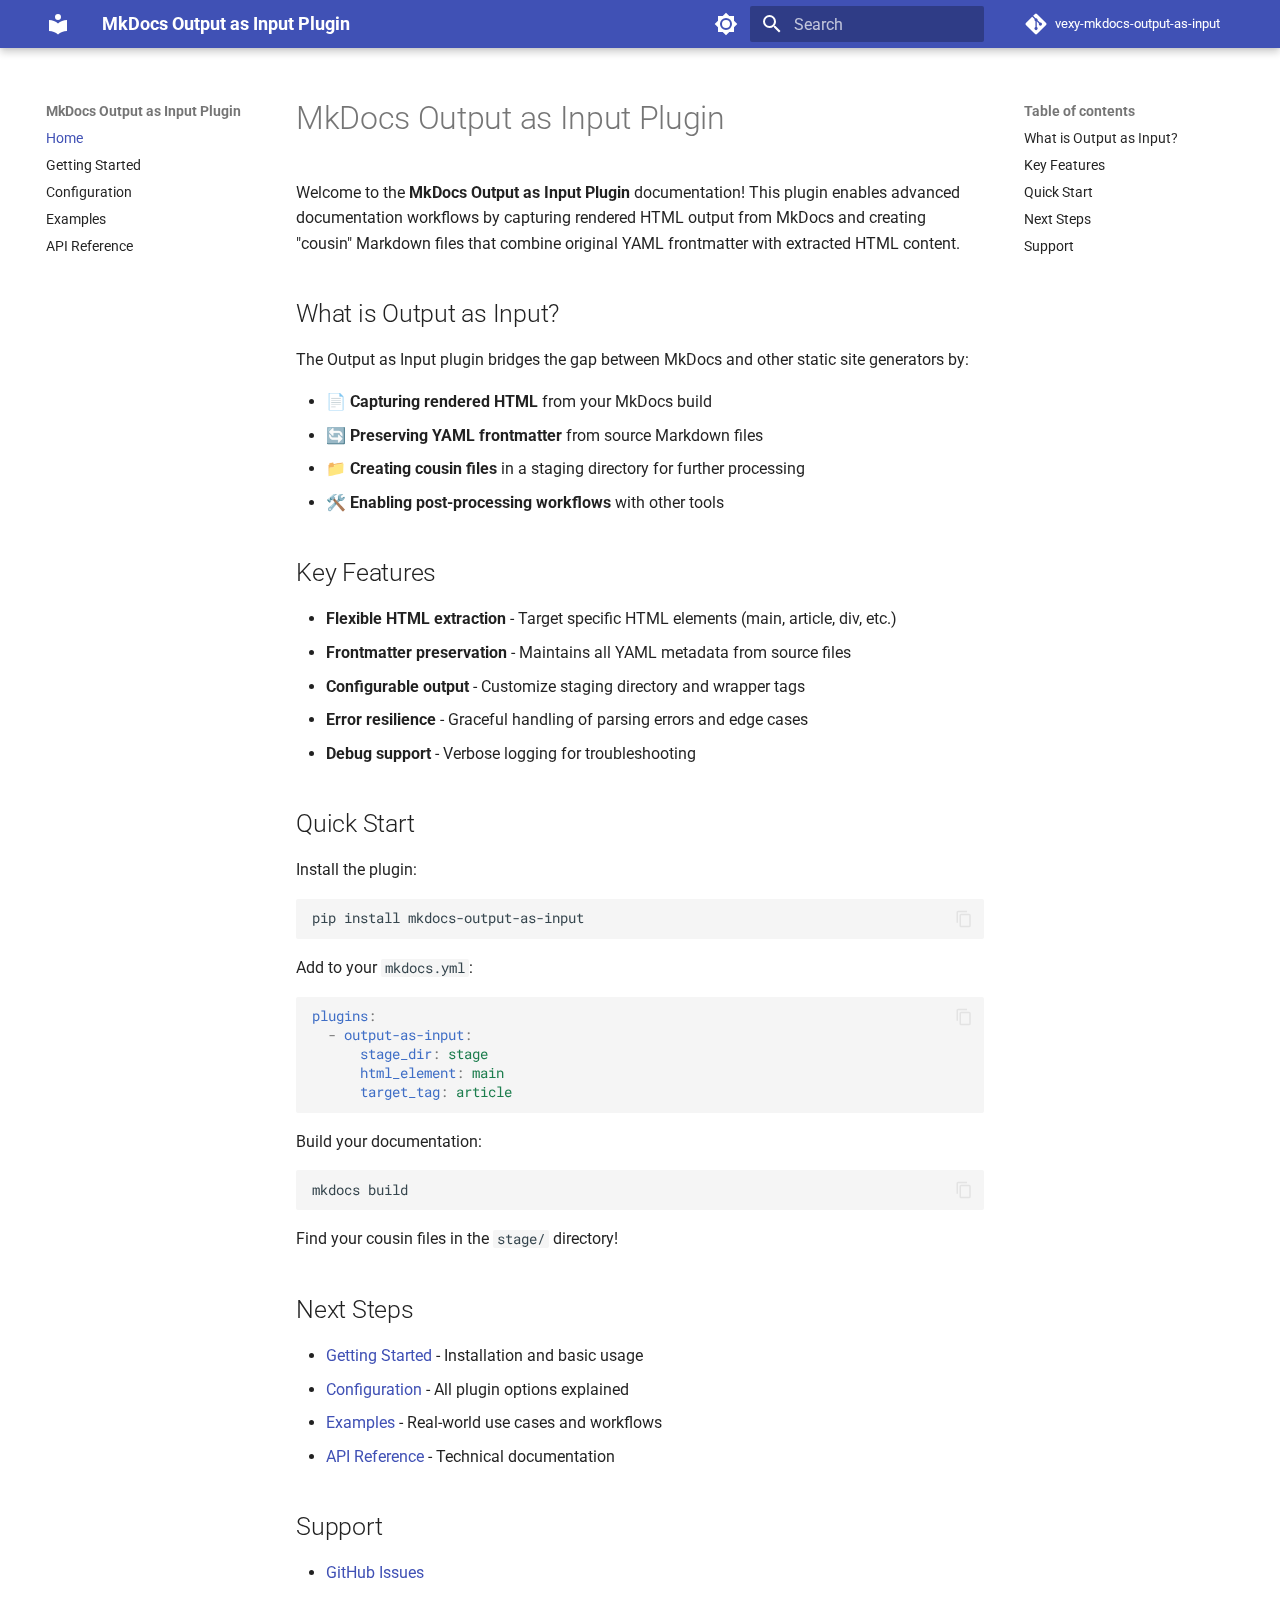
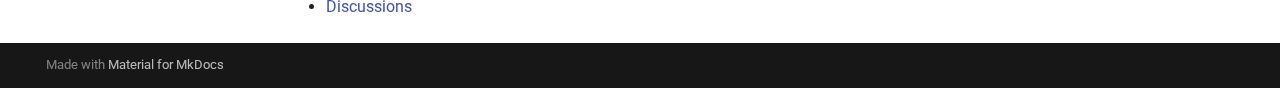
<file: docs/index.html>
<!doctype html>
<html lang="en" class="no-js">
  <head>
    
      <meta charset="utf-8">
      <meta name="viewport" content="width=device-width,initial-scale=1">
      
        <meta name="description" content="A powerful MkDocs plugin that captures rendered HTML output and creates cousin Markdown files for post-processing workflows">
      
      
      
        <link rel="canonical" href="https://vexyart.github.io/vexy-mkdocs-output-as-input/">
      
      
      
        <link rel="next" href="getting-started/">
      
      
      <link rel="icon" href="assets/images/favicon.png">
      <meta name="generator" content="mkdocs-1.6.1, mkdocs-material-9.6.15">
    
    
      
        <title>MkDocs Output as Input Plugin - MkDocs Output as Input Plugin</title>
      
    
    
      <link rel="stylesheet" href="assets/stylesheets/main.342714a4.min.css">
      
        
        <link rel="stylesheet" href="assets/stylesheets/palette.06af60db.min.css">
      
      


    
    
      
    
    
      
        
        
        <link rel="preconnect" href="https://fonts.gstatic.com" crossorigin>
        <link rel="stylesheet" href="https://fonts.googleapis.com/css?family=Roboto:300,300i,400,400i,700,700i%7CRoboto+Mono:400,400i,700,700i&display=fallback">
        <style>:root{--md-text-font:"Roboto";--md-code-font:"Roboto Mono"}</style>
      
    
    
      <link rel="stylesheet" href="assets/_mkdocstrings.css">
    
    <script>__md_scope=new URL(".",location),__md_hash=e=>[...e].reduce(((e,_)=>(e<<5)-e+_.charCodeAt(0)),0),__md_get=(e,_=localStorage,t=__md_scope)=>JSON.parse(_.getItem(t.pathname+"."+e)),__md_set=(e,_,t=localStorage,a=__md_scope)=>{try{t.setItem(a.pathname+"."+e,JSON.stringify(_))}catch(e){}}</script>
    
      

    
    
    
  </head>
  
  
    
    
      
    
    
    
    
    <body dir="ltr" data-md-color-scheme="default" data-md-color-primary="indigo" data-md-color-accent="indigo">
  
    
    <input class="md-toggle" data-md-toggle="drawer" type="checkbox" id="__drawer" autocomplete="off">
    <input class="md-toggle" data-md-toggle="search" type="checkbox" id="__search" autocomplete="off">
    <label class="md-overlay" for="__drawer"></label>
    <div data-md-component="skip">
      
        
        <a href="#mkdocs-output-as-input-plugin" class="md-skip">
          Skip to content
        </a>
      
    </div>
    <div data-md-component="announce">
      
    </div>
    
    
      

  

<header class="md-header md-header--shadow" data-md-component="header">
  <nav class="md-header__inner md-grid" aria-label="Header">
    <a href="." title="MkDocs Output as Input Plugin" class="md-header__button md-logo" aria-label="MkDocs Output as Input Plugin" data-md-component="logo">
      
  
  <svg xmlns="http://www.w3.org/2000/svg" viewBox="0 0 24 24"><path d="M12 8a3 3 0 0 0 3-3 3 3 0 0 0-3-3 3 3 0 0 0-3 3 3 3 0 0 0 3 3m0 3.54C9.64 9.35 6.5 8 3 8v11c3.5 0 6.64 1.35 9 3.54 2.36-2.19 5.5-3.54 9-3.54V8c-3.5 0-6.64 1.35-9 3.54"/></svg>

    </a>
    <label class="md-header__button md-icon" for="__drawer">
      
      <svg xmlns="http://www.w3.org/2000/svg" viewBox="0 0 24 24"><path d="M3 6h18v2H3zm0 5h18v2H3zm0 5h18v2H3z"/></svg>
    </label>
    <div class="md-header__title" data-md-component="header-title">
      <div class="md-header__ellipsis">
        <div class="md-header__topic">
          <span class="md-ellipsis">
            MkDocs Output as Input Plugin
          </span>
        </div>
        <div class="md-header__topic" data-md-component="header-topic">
          <span class="md-ellipsis">
            
              MkDocs Output as Input Plugin
            
          </span>
        </div>
      </div>
    </div>
    
      
        <form class="md-header__option" data-md-component="palette">
  
    
    
    
    <input class="md-option" data-md-color-media="" data-md-color-scheme="default" data-md-color-primary="indigo" data-md-color-accent="indigo"  aria-label="Switch to dark mode"  type="radio" name="__palette" id="__palette_0">
    
      <label class="md-header__button md-icon" title="Switch to dark mode" for="__palette_1" hidden>
        <svg xmlns="http://www.w3.org/2000/svg" viewBox="0 0 24 24"><path d="M12 8a4 4 0 0 0-4 4 4 4 0 0 0 4 4 4 4 0 0 0 4-4 4 4 0 0 0-4-4m0 10a6 6 0 0 1-6-6 6 6 0 0 1 6-6 6 6 0 0 1 6 6 6 6 0 0 1-6 6m8-9.31V4h-4.69L12 .69 8.69 4H4v4.69L.69 12 4 15.31V20h4.69L12 23.31 15.31 20H20v-4.69L23.31 12z"/></svg>
      </label>
    
  
    
    
    
    <input class="md-option" data-md-color-media="" data-md-color-scheme="slate" data-md-color-primary="indigo" data-md-color-accent="indigo"  aria-label="Switch to light mode"  type="radio" name="__palette" id="__palette_1">
    
      <label class="md-header__button md-icon" title="Switch to light mode" for="__palette_0" hidden>
        <svg xmlns="http://www.w3.org/2000/svg" viewBox="0 0 24 24"><path d="M12 18c-.89 0-1.74-.2-2.5-.55C11.56 16.5 13 14.42 13 12s-1.44-4.5-3.5-5.45C10.26 6.2 11.11 6 12 6a6 6 0 0 1 6 6 6 6 0 0 1-6 6m8-9.31V4h-4.69L12 .69 8.69 4H4v4.69L.69 12 4 15.31V20h4.69L12 23.31 15.31 20H20v-4.69L23.31 12z"/></svg>
      </label>
    
  
</form>
      
    
    
      <script>var palette=__md_get("__palette");if(palette&&palette.color){if("(prefers-color-scheme)"===palette.color.media){var media=matchMedia("(prefers-color-scheme: light)"),input=document.querySelector(media.matches?"[data-md-color-media='(prefers-color-scheme: light)']":"[data-md-color-media='(prefers-color-scheme: dark)']");palette.color.media=input.getAttribute("data-md-color-media"),palette.color.scheme=input.getAttribute("data-md-color-scheme"),palette.color.primary=input.getAttribute("data-md-color-primary"),palette.color.accent=input.getAttribute("data-md-color-accent")}for(var[key,value]of Object.entries(palette.color))document.body.setAttribute("data-md-color-"+key,value)}</script>
    
    
    
      
      
        <label class="md-header__button md-icon" for="__search">
          
          <svg xmlns="http://www.w3.org/2000/svg" viewBox="0 0 24 24"><path d="M9.5 3A6.5 6.5 0 0 1 16 9.5c0 1.61-.59 3.09-1.56 4.23l.27.27h.79l5 5-1.5 1.5-5-5v-.79l-.27-.27A6.52 6.52 0 0 1 9.5 16 6.5 6.5 0 0 1 3 9.5 6.5 6.5 0 0 1 9.5 3m0 2C7 5 5 7 5 9.5S7 14 9.5 14 14 12 14 9.5 12 5 9.5 5"/></svg>
        </label>
        <div class="md-search" data-md-component="search" role="dialog">
  <label class="md-search__overlay" for="__search"></label>
  <div class="md-search__inner" role="search">
    <form class="md-search__form" name="search">
      <input type="text" class="md-search__input" name="query" aria-label="Search" placeholder="Search" autocapitalize="off" autocorrect="off" autocomplete="off" spellcheck="false" data-md-component="search-query" required>
      <label class="md-search__icon md-icon" for="__search">
        
        <svg xmlns="http://www.w3.org/2000/svg" viewBox="0 0 24 24"><path d="M9.5 3A6.5 6.5 0 0 1 16 9.5c0 1.61-.59 3.09-1.56 4.23l.27.27h.79l5 5-1.5 1.5-5-5v-.79l-.27-.27A6.52 6.52 0 0 1 9.5 16 6.5 6.5 0 0 1 3 9.5 6.5 6.5 0 0 1 9.5 3m0 2C7 5 5 7 5 9.5S7 14 9.5 14 14 12 14 9.5 12 5 9.5 5"/></svg>
        
        <svg xmlns="http://www.w3.org/2000/svg" viewBox="0 0 24 24"><path d="M20 11v2H8l5.5 5.5-1.42 1.42L4.16 12l7.92-7.92L13.5 5.5 8 11z"/></svg>
      </label>
      <nav class="md-search__options" aria-label="Search">
        
        <button type="reset" class="md-search__icon md-icon" title="Clear" aria-label="Clear" tabindex="-1">
          
          <svg xmlns="http://www.w3.org/2000/svg" viewBox="0 0 24 24"><path d="M19 6.41 17.59 5 12 10.59 6.41 5 5 6.41 10.59 12 5 17.59 6.41 19 12 13.41 17.59 19 19 17.59 13.41 12z"/></svg>
        </button>
      </nav>
      
        <div class="md-search__suggest" data-md-component="search-suggest"></div>
      
    </form>
    <div class="md-search__output">
      <div class="md-search__scrollwrap" tabindex="0" data-md-scrollfix>
        <div class="md-search-result" data-md-component="search-result">
          <div class="md-search-result__meta">
            Initializing search
          </div>
          <ol class="md-search-result__list" role="presentation"></ol>
        </div>
      </div>
    </div>
  </div>
</div>
      
    
    
      <div class="md-header__source">
        <a href="https://github.com/vexyart/vexy-mkdocs-output-as-input" title="Go to repository" class="md-source" data-md-component="source">
  <div class="md-source__icon md-icon">
    
    <svg xmlns="http://www.w3.org/2000/svg" viewBox="0 0 448 512"><!--! Font Awesome Free 6.7.2 by @fontawesome - https://fontawesome.com License - https://fontawesome.com/license/free (Icons: CC BY 4.0, Fonts: SIL OFL 1.1, Code: MIT License) Copyright 2024 Fonticons, Inc.--><path d="M439.55 236.05 244 40.45a28.87 28.87 0 0 0-40.81 0l-40.66 40.63 51.52 51.52c27.06-9.14 52.68 16.77 43.39 43.68l49.66 49.66c34.23-11.8 61.18 31 35.47 56.69-26.49 26.49-70.21-2.87-56-37.34L240.22 199v121.85c25.3 12.54 22.26 41.85 9.08 55a34.34 34.34 0 0 1-48.55 0c-17.57-17.6-11.07-46.91 11.25-56v-123c-20.8-8.51-24.6-30.74-18.64-45L142.57 101 8.45 235.14a28.86 28.86 0 0 0 0 40.81l195.61 195.6a28.86 28.86 0 0 0 40.8 0l194.69-194.69a28.86 28.86 0 0 0 0-40.81"/></svg>
  </div>
  <div class="md-source__repository">
    vexy-mkdocs-output-as-input
  </div>
</a>
      </div>
    
  </nav>
  
</header>
    
    <div class="md-container" data-md-component="container">
      
      
        
          
        
      
      <main class="md-main" data-md-component="main">
        <div class="md-main__inner md-grid">
          
            
              
              <div class="md-sidebar md-sidebar--primary" data-md-component="sidebar" data-md-type="navigation" >
                <div class="md-sidebar__scrollwrap">
                  <div class="md-sidebar__inner">
                    



<nav class="md-nav md-nav--primary" aria-label="Navigation" data-md-level="0">
  <label class="md-nav__title" for="__drawer">
    <a href="." title="MkDocs Output as Input Plugin" class="md-nav__button md-logo" aria-label="MkDocs Output as Input Plugin" data-md-component="logo">
      
  
  <svg xmlns="http://www.w3.org/2000/svg" viewBox="0 0 24 24"><path d="M12 8a3 3 0 0 0 3-3 3 3 0 0 0-3-3 3 3 0 0 0-3 3 3 3 0 0 0 3 3m0 3.54C9.64 9.35 6.5 8 3 8v11c3.5 0 6.64 1.35 9 3.54 2.36-2.19 5.5-3.54 9-3.54V8c-3.5 0-6.64 1.35-9 3.54"/></svg>

    </a>
    MkDocs Output as Input Plugin
  </label>
  
    <div class="md-nav__source">
      <a href="https://github.com/vexyart/vexy-mkdocs-output-as-input" title="Go to repository" class="md-source" data-md-component="source">
  <div class="md-source__icon md-icon">
    
    <svg xmlns="http://www.w3.org/2000/svg" viewBox="0 0 448 512"><!--! Font Awesome Free 6.7.2 by @fontawesome - https://fontawesome.com License - https://fontawesome.com/license/free (Icons: CC BY 4.0, Fonts: SIL OFL 1.1, Code: MIT License) Copyright 2024 Fonticons, Inc.--><path d="M439.55 236.05 244 40.45a28.87 28.87 0 0 0-40.81 0l-40.66 40.63 51.52 51.52c27.06-9.14 52.68 16.77 43.39 43.68l49.66 49.66c34.23-11.8 61.18 31 35.47 56.69-26.49 26.49-70.21-2.87-56-37.34L240.22 199v121.85c25.3 12.54 22.26 41.85 9.08 55a34.34 34.34 0 0 1-48.55 0c-17.57-17.6-11.07-46.91 11.25-56v-123c-20.8-8.51-24.6-30.74-18.64-45L142.57 101 8.45 235.14a28.86 28.86 0 0 0 0 40.81l195.61 195.6a28.86 28.86 0 0 0 40.8 0l194.69-194.69a28.86 28.86 0 0 0 0-40.81"/></svg>
  </div>
  <div class="md-source__repository">
    vexy-mkdocs-output-as-input
  </div>
</a>
    </div>
  
  <ul class="md-nav__list" data-md-scrollfix>
    
      
      
  
  
    
  
  
  
    <li class="md-nav__item md-nav__item--active">
      
      <input class="md-nav__toggle md-toggle" type="checkbox" id="__toc">
      
      
        
      
      
        <label class="md-nav__link md-nav__link--active" for="__toc">
          
  
  
  <span class="md-ellipsis">
    Home
    
  </span>
  

          <span class="md-nav__icon md-icon"></span>
        </label>
      
      <a href="." class="md-nav__link md-nav__link--active">
        
  
  
  <span class="md-ellipsis">
    Home
    
  </span>
  

      </a>
      
        

<nav class="md-nav md-nav--secondary" aria-label="Table of contents">
  
  
  
    
  
  
    <label class="md-nav__title" for="__toc">
      <span class="md-nav__icon md-icon"></span>
      Table of contents
    </label>
    <ul class="md-nav__list" data-md-component="toc" data-md-scrollfix>
      
        <li class="md-nav__item">
  <a href="#what-is-output-as-input" class="md-nav__link">
    <span class="md-ellipsis">
      What is Output as Input?
    </span>
  </a>
  
</li>
      
        <li class="md-nav__item">
  <a href="#key-features" class="md-nav__link">
    <span class="md-ellipsis">
      Key Features
    </span>
  </a>
  
</li>
      
        <li class="md-nav__item">
  <a href="#quick-start" class="md-nav__link">
    <span class="md-ellipsis">
      Quick Start
    </span>
  </a>
  
</li>
      
        <li class="md-nav__item">
  <a href="#next-steps" class="md-nav__link">
    <span class="md-ellipsis">
      Next Steps
    </span>
  </a>
  
</li>
      
        <li class="md-nav__item">
  <a href="#support" class="md-nav__link">
    <span class="md-ellipsis">
      Support
    </span>
  </a>
  
</li>
      
    </ul>
  
</nav>
      
    </li>
  

    
      
      
  
  
  
  
    <li class="md-nav__item">
      <a href="getting-started/" class="md-nav__link">
        
  
  
  <span class="md-ellipsis">
    Getting Started
    
  </span>
  

      </a>
    </li>
  

    
      
      
  
  
  
  
    <li class="md-nav__item">
      <a href="configuration/" class="md-nav__link">
        
  
  
  <span class="md-ellipsis">
    Configuration
    
  </span>
  

      </a>
    </li>
  

    
      
      
  
  
  
  
    <li class="md-nav__item">
      <a href="examples/" class="md-nav__link">
        
  
  
  <span class="md-ellipsis">
    Examples
    
  </span>
  

      </a>
    </li>
  

    
      
      
  
  
  
  
    <li class="md-nav__item">
      <a href="api/" class="md-nav__link">
        
  
  
  <span class="md-ellipsis">
    API Reference
    
  </span>
  

      </a>
    </li>
  

    
  </ul>
</nav>
                  </div>
                </div>
              </div>
            
            
              
              <div class="md-sidebar md-sidebar--secondary" data-md-component="sidebar" data-md-type="toc" >
                <div class="md-sidebar__scrollwrap">
                  <div class="md-sidebar__inner">
                    

<nav class="md-nav md-nav--secondary" aria-label="Table of contents">
  
  
  
    
  
  
    <label class="md-nav__title" for="__toc">
      <span class="md-nav__icon md-icon"></span>
      Table of contents
    </label>
    <ul class="md-nav__list" data-md-component="toc" data-md-scrollfix>
      
        <li class="md-nav__item">
  <a href="#what-is-output-as-input" class="md-nav__link">
    <span class="md-ellipsis">
      What is Output as Input?
    </span>
  </a>
  
</li>
      
        <li class="md-nav__item">
  <a href="#key-features" class="md-nav__link">
    <span class="md-ellipsis">
      Key Features
    </span>
  </a>
  
</li>
      
        <li class="md-nav__item">
  <a href="#quick-start" class="md-nav__link">
    <span class="md-ellipsis">
      Quick Start
    </span>
  </a>
  
</li>
      
        <li class="md-nav__item">
  <a href="#next-steps" class="md-nav__link">
    <span class="md-ellipsis">
      Next Steps
    </span>
  </a>
  
</li>
      
        <li class="md-nav__item">
  <a href="#support" class="md-nav__link">
    <span class="md-ellipsis">
      Support
    </span>
  </a>
  
</li>
      
    </ul>
  
</nav>
                  </div>
                </div>
              </div>
            
          
          
            <div class="md-content" data-md-component="content">
              <article class="md-content__inner md-typeset">
                
                  


  
  


<h1 id="mkdocs-output-as-input-plugin">MkDocs Output as Input Plugin<a class="headerlink" href="#mkdocs-output-as-input-plugin" title="Permanent link">&para;</a></h1>
<p>Welcome to the <strong>MkDocs Output as Input Plugin</strong> documentation! This plugin enables advanced documentation workflows by capturing rendered HTML output from MkDocs and creating "cousin" Markdown files that combine original YAML frontmatter with extracted HTML content.</p>
<h2 id="what-is-output-as-input">What is Output as Input?<a class="headerlink" href="#what-is-output-as-input" title="Permanent link">&para;</a></h2>
<p>The Output as Input plugin bridges the gap between MkDocs and other static site generators by:</p>
<ul>
<li>📄 <strong>Capturing rendered HTML</strong> from your MkDocs build</li>
<li>🔄 <strong>Preserving YAML frontmatter</strong> from source Markdown files  </li>
<li>📁 <strong>Creating cousin files</strong> in a staging directory for further processing</li>
<li>🛠️ <strong>Enabling post-processing workflows</strong> with other tools</li>
</ul>
<h2 id="key-features">Key Features<a class="headerlink" href="#key-features" title="Permanent link">&para;</a></h2>
<ul>
<li><strong>Flexible HTML extraction</strong> - Target specific HTML elements (main, article, div, etc.)</li>
<li><strong>Frontmatter preservation</strong> - Maintains all YAML metadata from source files</li>
<li><strong>Configurable output</strong> - Customize staging directory and wrapper tags</li>
<li><strong>Error resilience</strong> - Graceful handling of parsing errors and edge cases</li>
<li><strong>Debug support</strong> - Verbose logging for troubleshooting</li>
</ul>
<h2 id="quick-start">Quick Start<a class="headerlink" href="#quick-start" title="Permanent link">&para;</a></h2>
<p>Install the plugin:</p>
<div class="highlight"><pre><span></span><code><a id="__codelineno-0-1" name="__codelineno-0-1" href="#__codelineno-0-1"></a>pip<span class="w"> </span>install<span class="w"> </span>mkdocs-output-as-input
</code></pre></div>
<p>Add to your <code>mkdocs.yml</code>:</p>
<div class="highlight"><pre><span></span><code><a id="__codelineno-1-1" name="__codelineno-1-1" href="#__codelineno-1-1"></a><span class="nt">plugins</span><span class="p">:</span>
<a id="__codelineno-1-2" name="__codelineno-1-2" href="#__codelineno-1-2"></a><span class="w">  </span><span class="p p-Indicator">-</span><span class="w"> </span><span class="nt">output-as-input</span><span class="p">:</span>
<a id="__codelineno-1-3" name="__codelineno-1-3" href="#__codelineno-1-3"></a><span class="w">      </span><span class="nt">stage_dir</span><span class="p">:</span><span class="w"> </span><span class="l l-Scalar l-Scalar-Plain">stage</span>
<a id="__codelineno-1-4" name="__codelineno-1-4" href="#__codelineno-1-4"></a><span class="w">      </span><span class="nt">html_element</span><span class="p">:</span><span class="w"> </span><span class="l l-Scalar l-Scalar-Plain">main</span>
<a id="__codelineno-1-5" name="__codelineno-1-5" href="#__codelineno-1-5"></a><span class="w">      </span><span class="nt">target_tag</span><span class="p">:</span><span class="w"> </span><span class="l l-Scalar l-Scalar-Plain">article</span>
</code></pre></div>
<p>Build your documentation:</p>
<div class="highlight"><pre><span></span><code><a id="__codelineno-2-1" name="__codelineno-2-1" href="#__codelineno-2-1"></a>mkdocs<span class="w"> </span>build
</code></pre></div>
<p>Find your cousin files in the <code>stage/</code> directory!</p>
<h2 id="next-steps">Next Steps<a class="headerlink" href="#next-steps" title="Permanent link">&para;</a></h2>
<ul>
<li><a href="getting-started/">Getting Started</a> - Installation and basic usage</li>
<li><a href="configuration/">Configuration</a> - All plugin options explained</li>
<li><a href="examples/">Examples</a> - Real-world use cases and workflows</li>
<li><a href="api/">API Reference</a> - Technical documentation</li>
</ul>
<h2 id="support">Support<a class="headerlink" href="#support" title="Permanent link">&para;</a></h2>
<ul>
<li><a href="https://github.com/vexyart/vexy-mkdocs-output-as-input/issues">GitHub Issues</a></li>
<li><a href="https://github.com/vexyart/vexy-mkdocs-output-as-input/discussions">Discussions</a></li>
</ul>







  
  






                
              </article>
            </div>
          
          
<script>var target=document.getElementById(location.hash.slice(1));target&&target.name&&(target.checked=target.name.startsWith("__tabbed_"))</script>
        </div>
        
          <button type="button" class="md-top md-icon" data-md-component="top" hidden>
  
  <svg xmlns="http://www.w3.org/2000/svg" viewBox="0 0 24 24"><path d="M13 20h-2V8l-5.5 5.5-1.42-1.42L12 4.16l7.92 7.92-1.42 1.42L13 8z"/></svg>
  Back to top
</button>
        
      </main>
      
        <footer class="md-footer">
  
  <div class="md-footer-meta md-typeset">
    <div class="md-footer-meta__inner md-grid">
      <div class="md-copyright">
  
  
    Made with
    <a href="https://squidfunk.github.io/mkdocs-material/" target="_blank" rel="noopener">
      Material for MkDocs
    </a>
  
</div>
      
    </div>
  </div>
</footer>
      
    </div>
    <div class="md-dialog" data-md-component="dialog">
      <div class="md-dialog__inner md-typeset"></div>
    </div>
    
    
    
      
      <script id="__config" type="application/json">{"base": ".", "features": ["navigation.sections", "navigation.expand", "navigation.top", "search.suggest", "search.highlight", "content.code.copy"], "search": "assets/javascripts/workers/search.d50fe291.min.js", "tags": null, "translations": {"clipboard.copied": "Copied to clipboard", "clipboard.copy": "Copy to clipboard", "search.result.more.one": "1 more on this page", "search.result.more.other": "# more on this page", "search.result.none": "No matching documents", "search.result.one": "1 matching document", "search.result.other": "# matching documents", "search.result.placeholder": "Type to start searching", "search.result.term.missing": "Missing", "select.version": "Select version"}, "version": null}</script>
    
    
      <script src="assets/javascripts/bundle.56ea9cef.min.js"></script>
      
    
  </body>
</html>
</file>
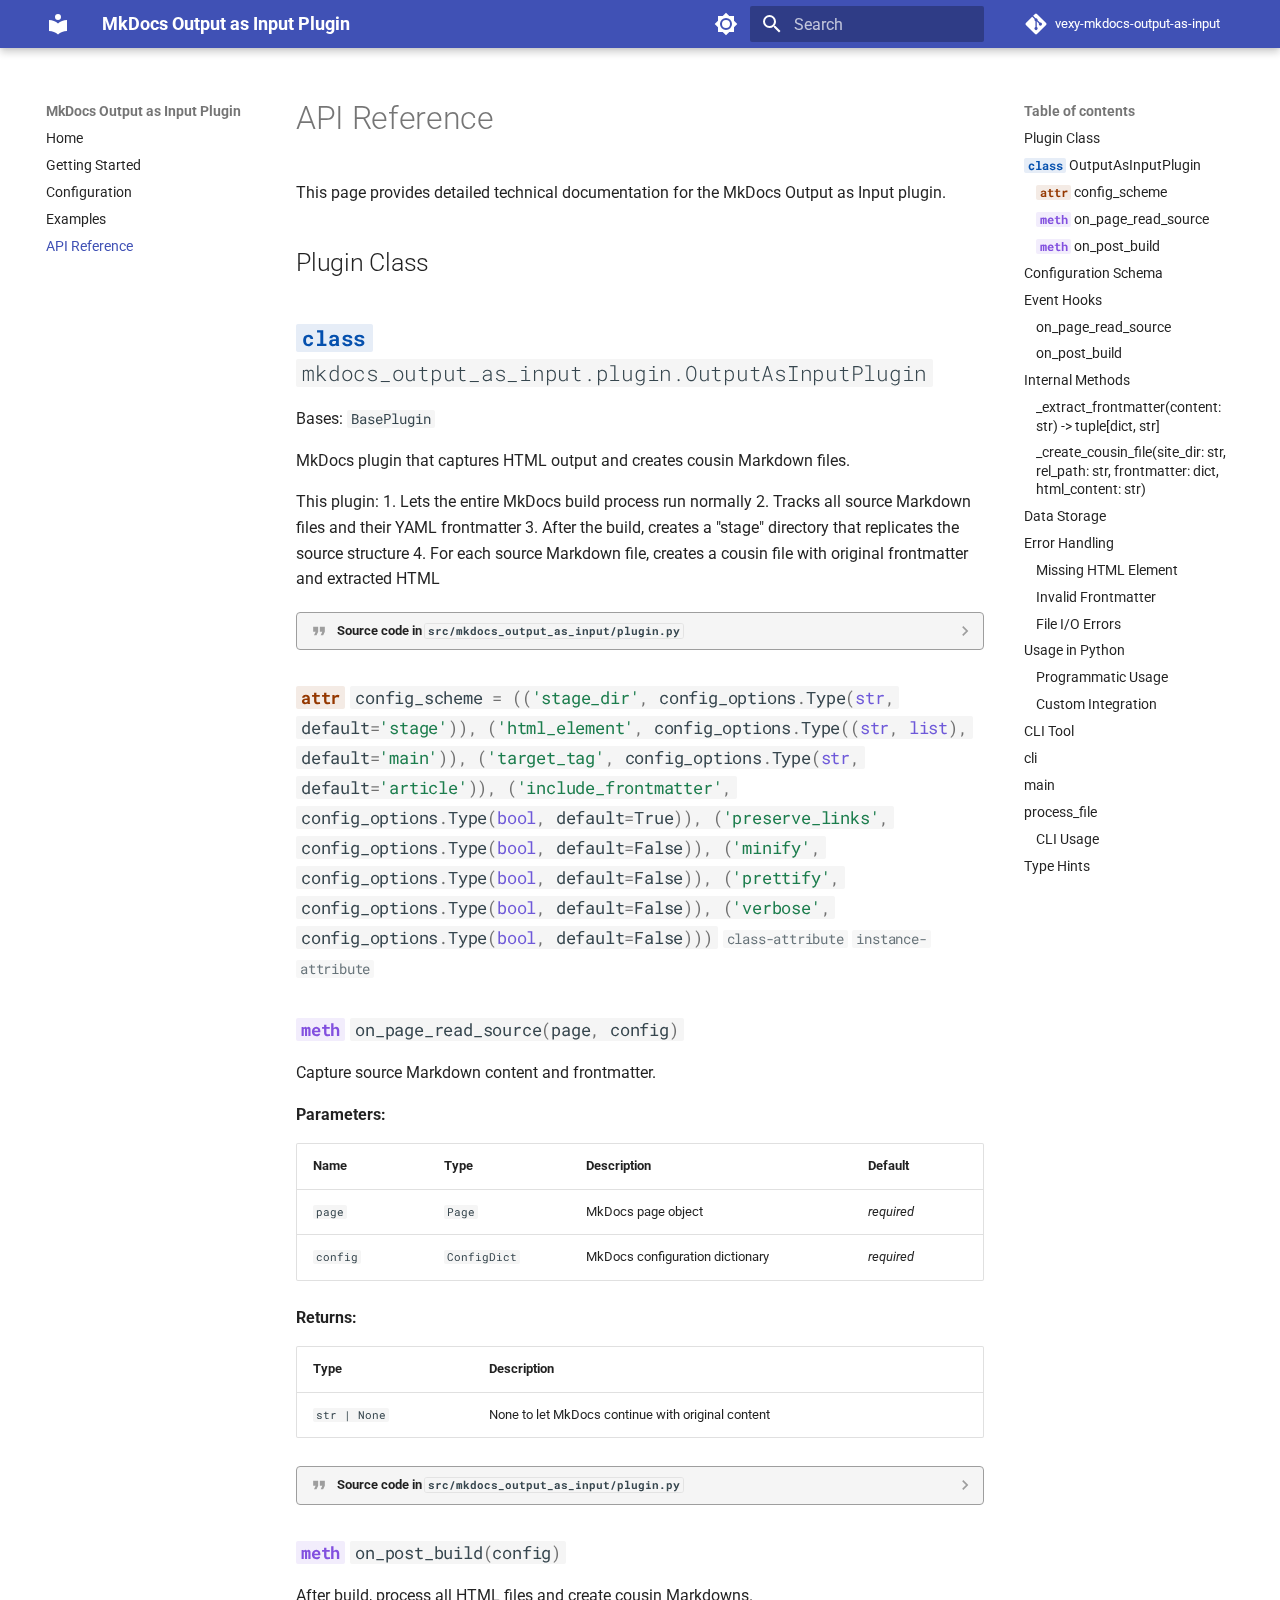
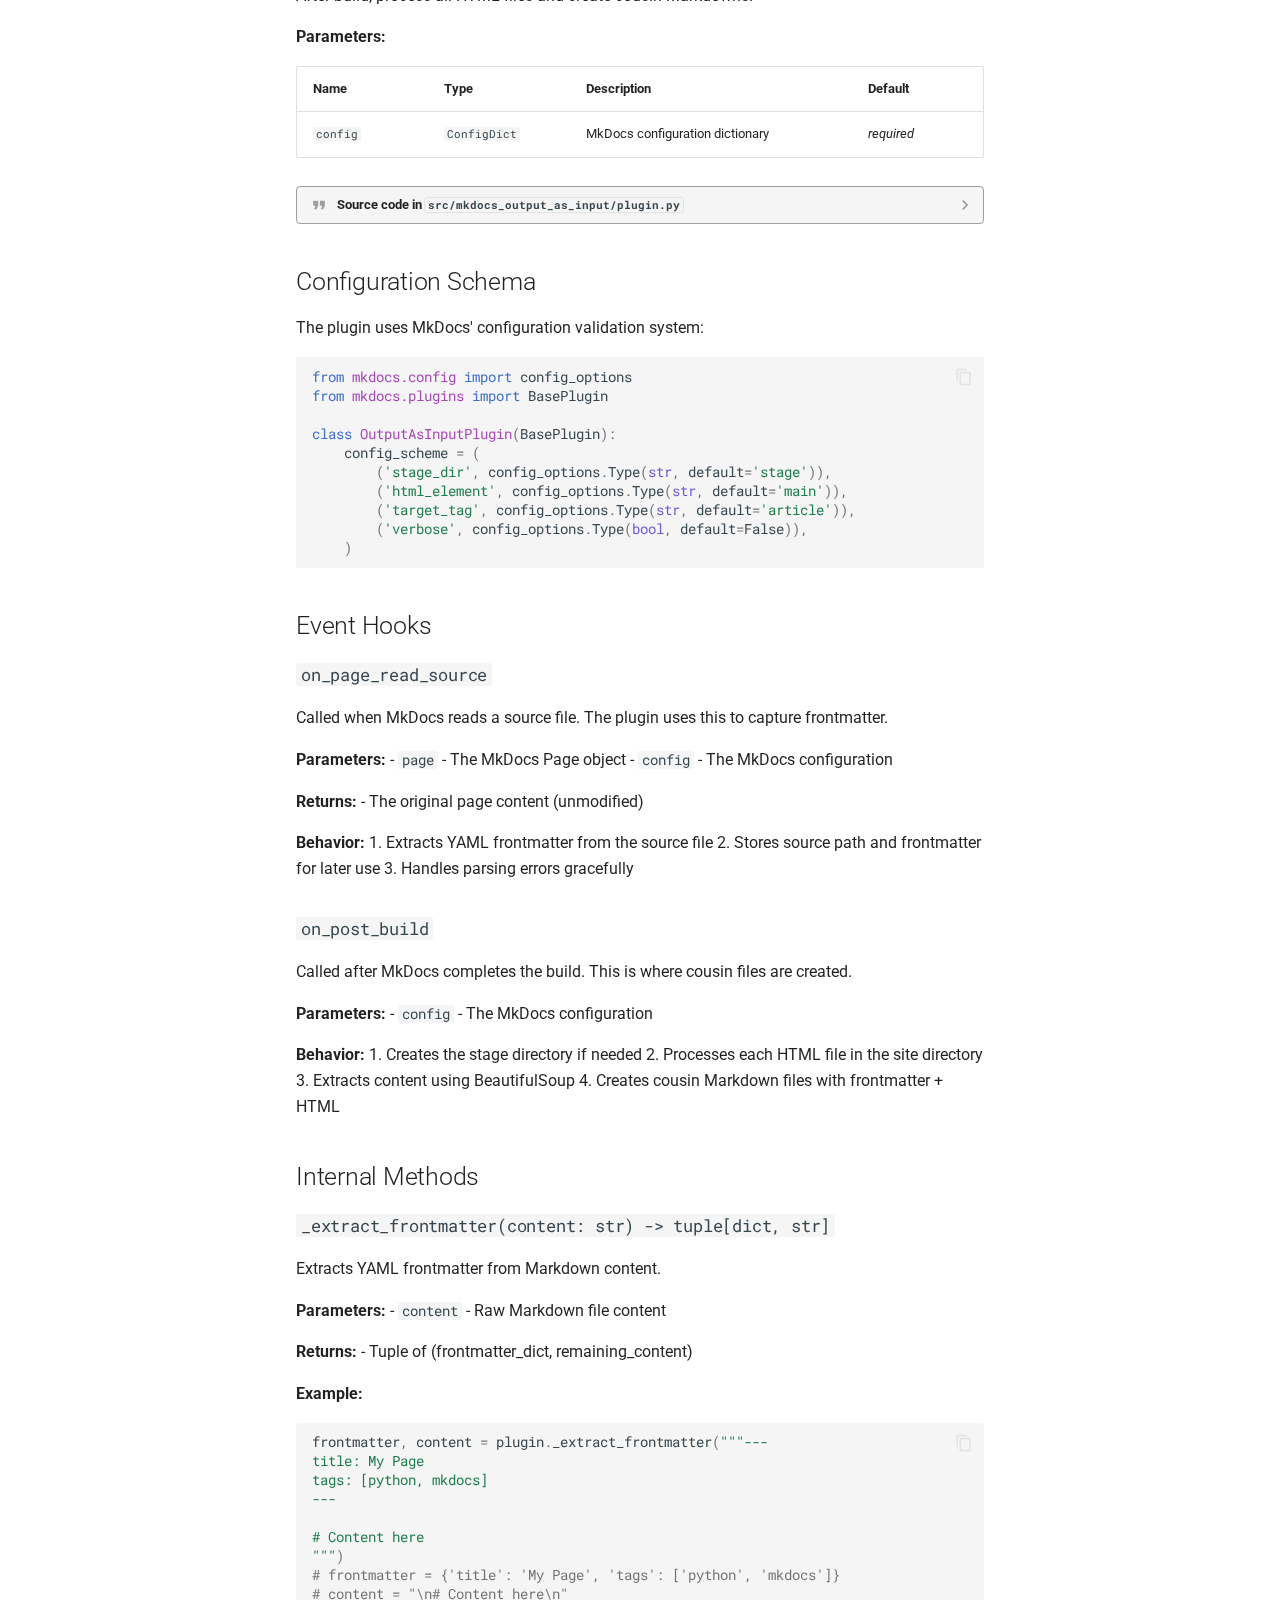
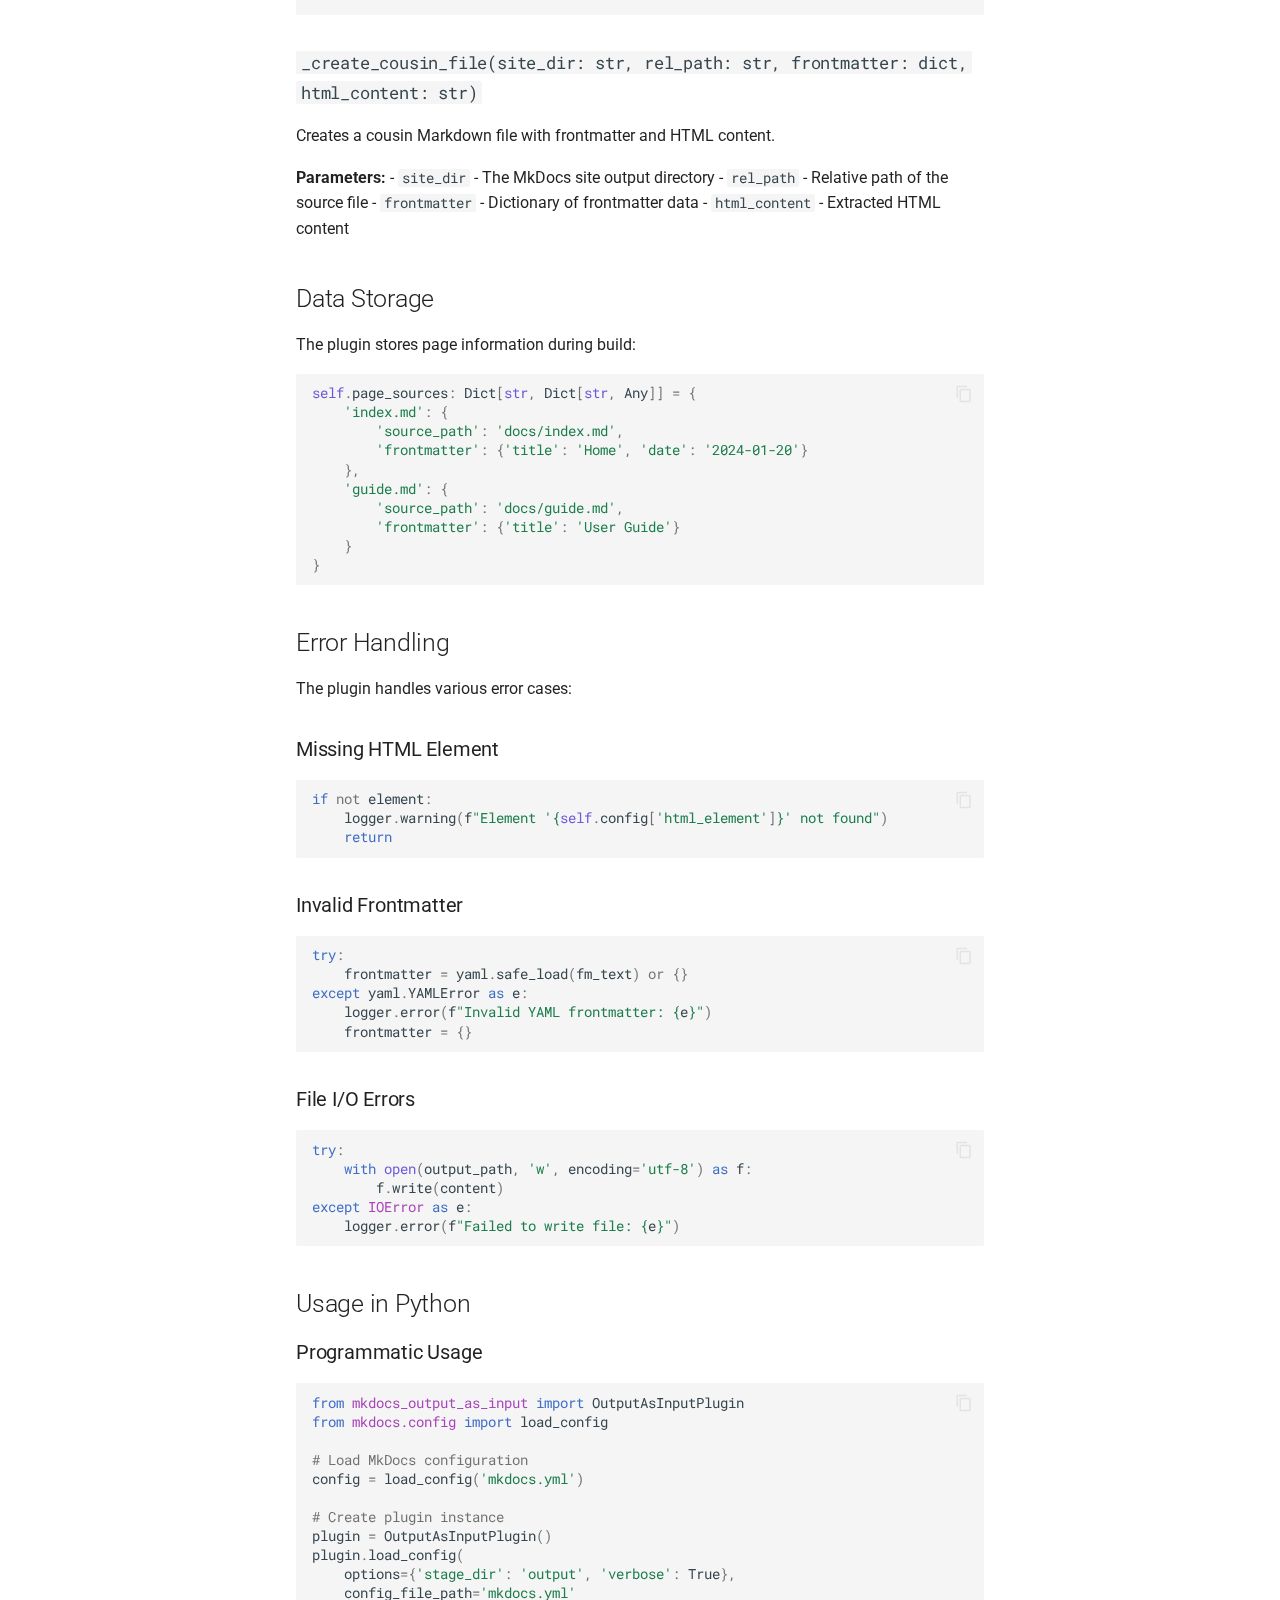
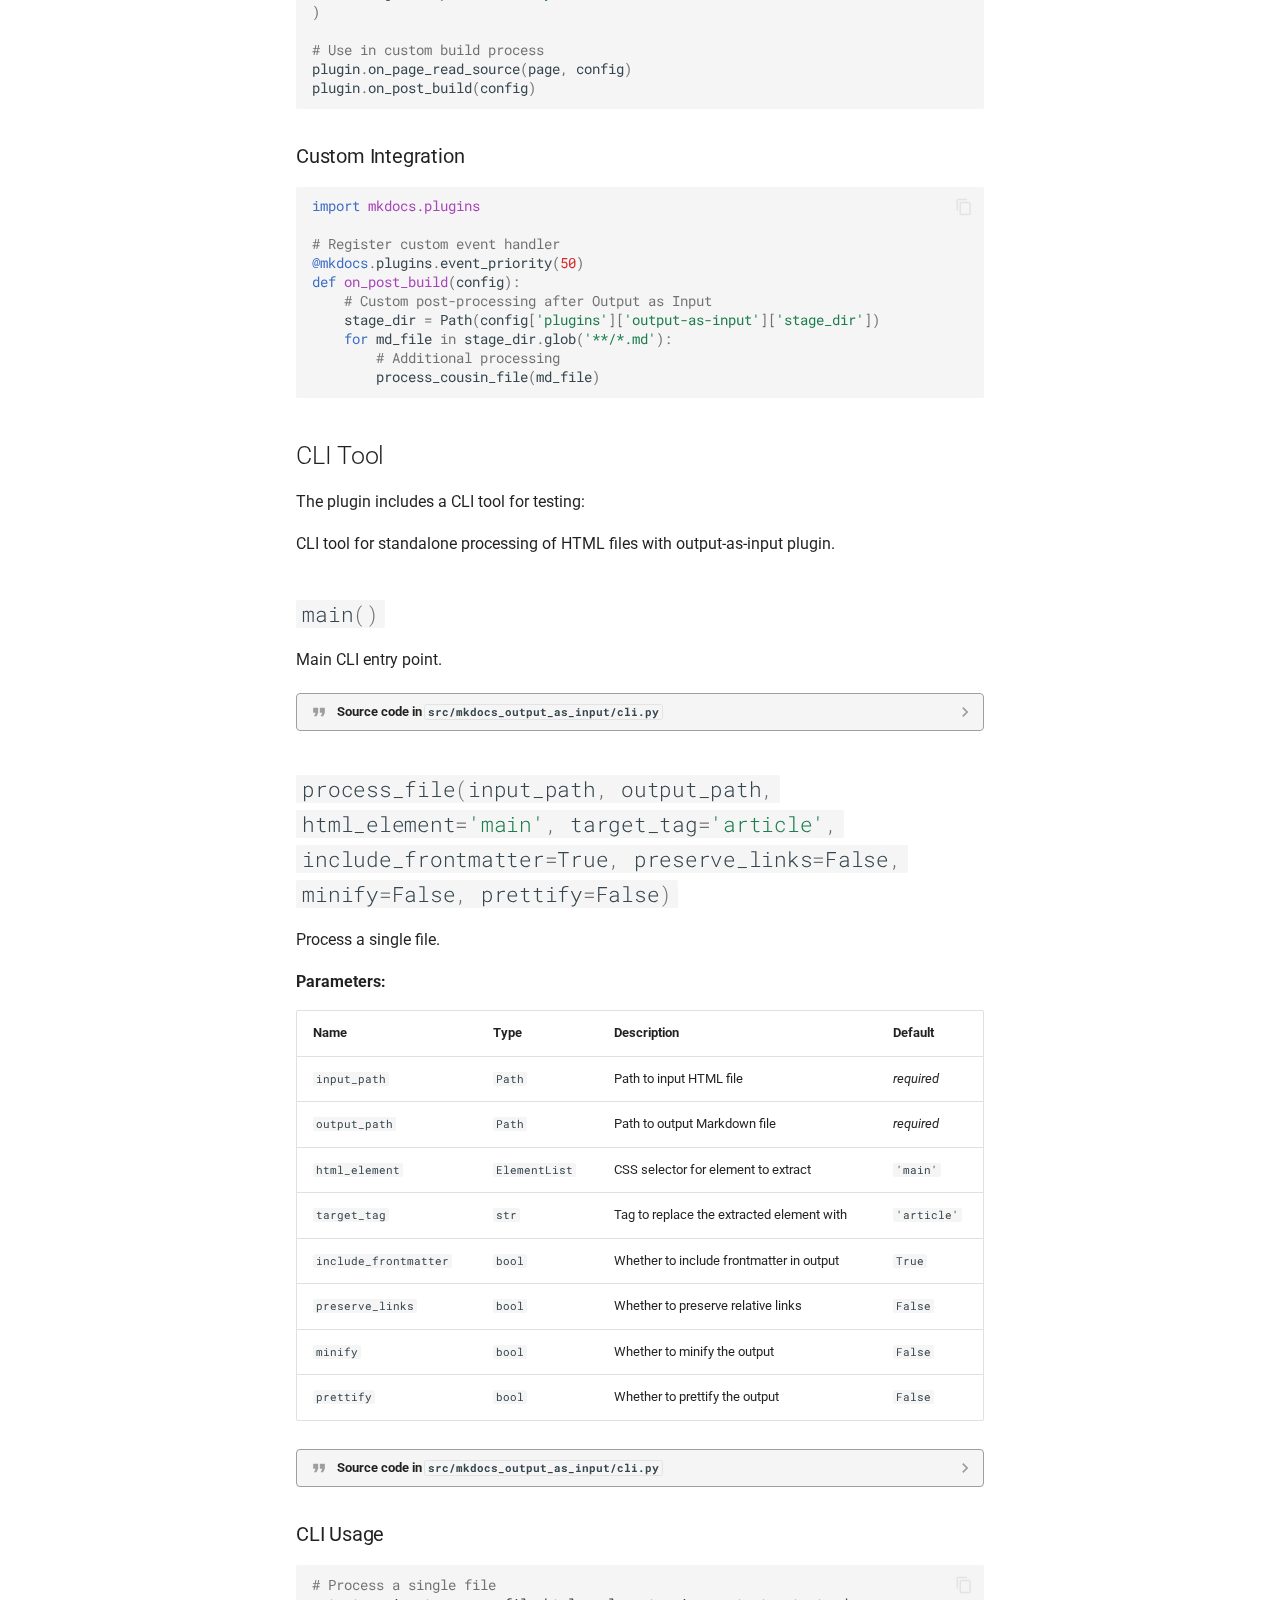
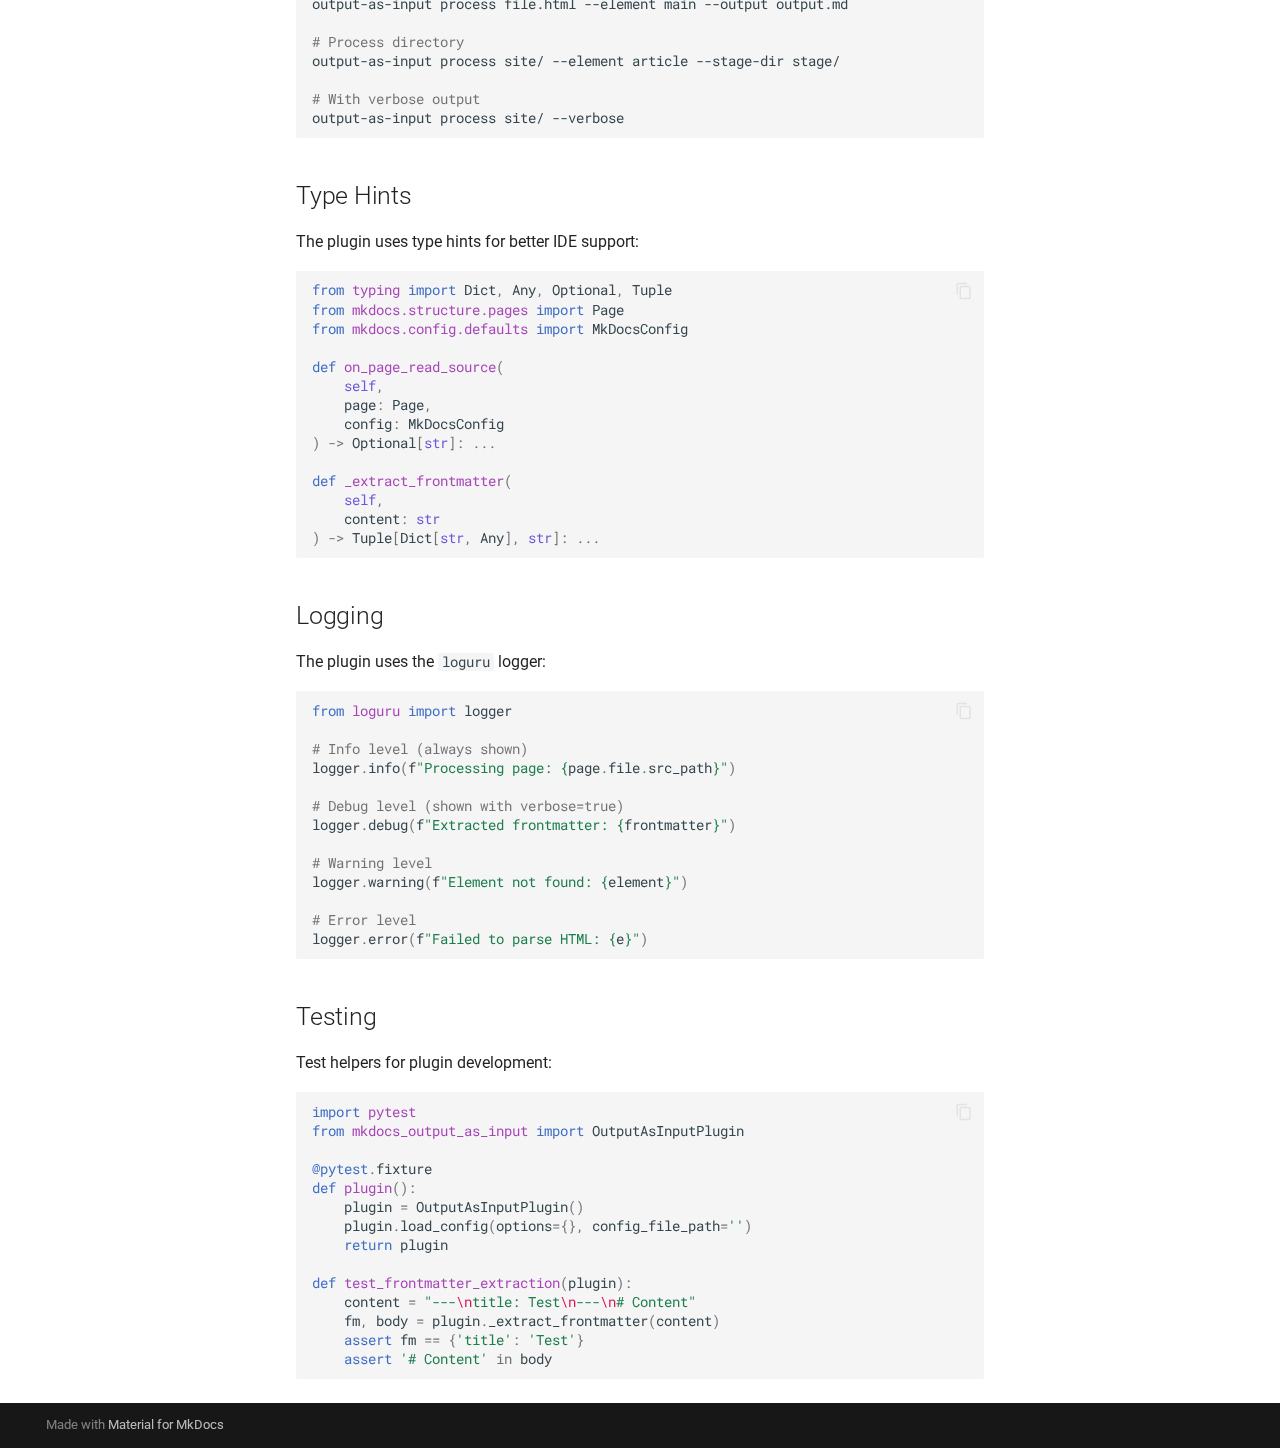
<file: docs/api/index.html>
<!doctype html>
<html lang="en" class="no-js">
  <head>
    
      <meta charset="utf-8">
      <meta name="viewport" content="width=device-width,initial-scale=1">
      
        <meta name="description" content="Technical API documentation for the MkDocs Output as Input plugin">
      
      
      
        <link rel="canonical" href="https://vexyart.github.io/vexy-mkdocs-output-as-input/api/">
      
      
        <link rel="prev" href="../examples/">
      
      
      
      <link rel="icon" href="../assets/images/favicon.png">
      <meta name="generator" content="mkdocs-1.6.1, mkdocs-material-9.6.15">
    
    
      
        <title>API Reference - MkDocs Output as Input Plugin</title>
      
    
    
      <link rel="stylesheet" href="../assets/stylesheets/main.342714a4.min.css">
      
        
        <link rel="stylesheet" href="../assets/stylesheets/palette.06af60db.min.css">
      
      


    
    
      
    
    
      
        
        
        <link rel="preconnect" href="https://fonts.gstatic.com" crossorigin>
        <link rel="stylesheet" href="https://fonts.googleapis.com/css?family=Roboto:300,300i,400,400i,700,700i%7CRoboto+Mono:400,400i,700,700i&display=fallback">
        <style>:root{--md-text-font:"Roboto";--md-code-font:"Roboto Mono"}</style>
      
    
    
      <link rel="stylesheet" href="../assets/_mkdocstrings.css">
    
    <script>__md_scope=new URL("..",location),__md_hash=e=>[...e].reduce(((e,_)=>(e<<5)-e+_.charCodeAt(0)),0),__md_get=(e,_=localStorage,t=__md_scope)=>JSON.parse(_.getItem(t.pathname+"."+e)),__md_set=(e,_,t=localStorage,a=__md_scope)=>{try{t.setItem(a.pathname+"."+e,JSON.stringify(_))}catch(e){}}</script>
    
      

    
    
    
  </head>
  
  
    
    
      
    
    
    
    
    <body dir="ltr" data-md-color-scheme="default" data-md-color-primary="indigo" data-md-color-accent="indigo">
  
    
    <input class="md-toggle" data-md-toggle="drawer" type="checkbox" id="__drawer" autocomplete="off">
    <input class="md-toggle" data-md-toggle="search" type="checkbox" id="__search" autocomplete="off">
    <label class="md-overlay" for="__drawer"></label>
    <div data-md-component="skip">
      
        
        <a href="#api-reference" class="md-skip">
          Skip to content
        </a>
      
    </div>
    <div data-md-component="announce">
      
    </div>
    
    
      

  

<header class="md-header md-header--shadow" data-md-component="header">
  <nav class="md-header__inner md-grid" aria-label="Header">
    <a href=".." title="MkDocs Output as Input Plugin" class="md-header__button md-logo" aria-label="MkDocs Output as Input Plugin" data-md-component="logo">
      
  
  <svg xmlns="http://www.w3.org/2000/svg" viewBox="0 0 24 24"><path d="M12 8a3 3 0 0 0 3-3 3 3 0 0 0-3-3 3 3 0 0 0-3 3 3 3 0 0 0 3 3m0 3.54C9.64 9.35 6.5 8 3 8v11c3.5 0 6.64 1.35 9 3.54 2.36-2.19 5.5-3.54 9-3.54V8c-3.5 0-6.64 1.35-9 3.54"/></svg>

    </a>
    <label class="md-header__button md-icon" for="__drawer">
      
      <svg xmlns="http://www.w3.org/2000/svg" viewBox="0 0 24 24"><path d="M3 6h18v2H3zm0 5h18v2H3zm0 5h18v2H3z"/></svg>
    </label>
    <div class="md-header__title" data-md-component="header-title">
      <div class="md-header__ellipsis">
        <div class="md-header__topic">
          <span class="md-ellipsis">
            MkDocs Output as Input Plugin
          </span>
        </div>
        <div class="md-header__topic" data-md-component="header-topic">
          <span class="md-ellipsis">
            
              API Reference
            
          </span>
        </div>
      </div>
    </div>
    
      
        <form class="md-header__option" data-md-component="palette">
  
    
    
    
    <input class="md-option" data-md-color-media="" data-md-color-scheme="default" data-md-color-primary="indigo" data-md-color-accent="indigo"  aria-label="Switch to dark mode"  type="radio" name="__palette" id="__palette_0">
    
      <label class="md-header__button md-icon" title="Switch to dark mode" for="__palette_1" hidden>
        <svg xmlns="http://www.w3.org/2000/svg" viewBox="0 0 24 24"><path d="M12 8a4 4 0 0 0-4 4 4 4 0 0 0 4 4 4 4 0 0 0 4-4 4 4 0 0 0-4-4m0 10a6 6 0 0 1-6-6 6 6 0 0 1 6-6 6 6 0 0 1 6 6 6 6 0 0 1-6 6m8-9.31V4h-4.69L12 .69 8.69 4H4v4.69L.69 12 4 15.31V20h4.69L12 23.31 15.31 20H20v-4.69L23.31 12z"/></svg>
      </label>
    
  
    
    
    
    <input class="md-option" data-md-color-media="" data-md-color-scheme="slate" data-md-color-primary="indigo" data-md-color-accent="indigo"  aria-label="Switch to light mode"  type="radio" name="__palette" id="__palette_1">
    
      <label class="md-header__button md-icon" title="Switch to light mode" for="__palette_0" hidden>
        <svg xmlns="http://www.w3.org/2000/svg" viewBox="0 0 24 24"><path d="M12 18c-.89 0-1.74-.2-2.5-.55C11.56 16.5 13 14.42 13 12s-1.44-4.5-3.5-5.45C10.26 6.2 11.11 6 12 6a6 6 0 0 1 6 6 6 6 0 0 1-6 6m8-9.31V4h-4.69L12 .69 8.69 4H4v4.69L.69 12 4 15.31V20h4.69L12 23.31 15.31 20H20v-4.69L23.31 12z"/></svg>
      </label>
    
  
</form>
      
    
    
      <script>var palette=__md_get("__palette");if(palette&&palette.color){if("(prefers-color-scheme)"===palette.color.media){var media=matchMedia("(prefers-color-scheme: light)"),input=document.querySelector(media.matches?"[data-md-color-media='(prefers-color-scheme: light)']":"[data-md-color-media='(prefers-color-scheme: dark)']");palette.color.media=input.getAttribute("data-md-color-media"),palette.color.scheme=input.getAttribute("data-md-color-scheme"),palette.color.primary=input.getAttribute("data-md-color-primary"),palette.color.accent=input.getAttribute("data-md-color-accent")}for(var[key,value]of Object.entries(palette.color))document.body.setAttribute("data-md-color-"+key,value)}</script>
    
    
    
      
      
        <label class="md-header__button md-icon" for="__search">
          
          <svg xmlns="http://www.w3.org/2000/svg" viewBox="0 0 24 24"><path d="M9.5 3A6.5 6.5 0 0 1 16 9.5c0 1.61-.59 3.09-1.56 4.23l.27.27h.79l5 5-1.5 1.5-5-5v-.79l-.27-.27A6.52 6.52 0 0 1 9.5 16 6.5 6.5 0 0 1 3 9.5 6.5 6.5 0 0 1 9.5 3m0 2C7 5 5 7 5 9.5S7 14 9.5 14 14 12 14 9.5 12 5 9.5 5"/></svg>
        </label>
        <div class="md-search" data-md-component="search" role="dialog">
  <label class="md-search__overlay" for="__search"></label>
  <div class="md-search__inner" role="search">
    <form class="md-search__form" name="search">
      <input type="text" class="md-search__input" name="query" aria-label="Search" placeholder="Search" autocapitalize="off" autocorrect="off" autocomplete="off" spellcheck="false" data-md-component="search-query" required>
      <label class="md-search__icon md-icon" for="__search">
        
        <svg xmlns="http://www.w3.org/2000/svg" viewBox="0 0 24 24"><path d="M9.5 3A6.5 6.5 0 0 1 16 9.5c0 1.61-.59 3.09-1.56 4.23l.27.27h.79l5 5-1.5 1.5-5-5v-.79l-.27-.27A6.52 6.52 0 0 1 9.5 16 6.5 6.5 0 0 1 3 9.5 6.5 6.5 0 0 1 9.5 3m0 2C7 5 5 7 5 9.5S7 14 9.5 14 14 12 14 9.5 12 5 9.5 5"/></svg>
        
        <svg xmlns="http://www.w3.org/2000/svg" viewBox="0 0 24 24"><path d="M20 11v2H8l5.5 5.5-1.42 1.42L4.16 12l7.92-7.92L13.5 5.5 8 11z"/></svg>
      </label>
      <nav class="md-search__options" aria-label="Search">
        
        <button type="reset" class="md-search__icon md-icon" title="Clear" aria-label="Clear" tabindex="-1">
          
          <svg xmlns="http://www.w3.org/2000/svg" viewBox="0 0 24 24"><path d="M19 6.41 17.59 5 12 10.59 6.41 5 5 6.41 10.59 12 5 17.59 6.41 19 12 13.41 17.59 19 19 17.59 13.41 12z"/></svg>
        </button>
      </nav>
      
        <div class="md-search__suggest" data-md-component="search-suggest"></div>
      
    </form>
    <div class="md-search__output">
      <div class="md-search__scrollwrap" tabindex="0" data-md-scrollfix>
        <div class="md-search-result" data-md-component="search-result">
          <div class="md-search-result__meta">
            Initializing search
          </div>
          <ol class="md-search-result__list" role="presentation"></ol>
        </div>
      </div>
    </div>
  </div>
</div>
      
    
    
      <div class="md-header__source">
        <a href="https://github.com/vexyart/vexy-mkdocs-output-as-input" title="Go to repository" class="md-source" data-md-component="source">
  <div class="md-source__icon md-icon">
    
    <svg xmlns="http://www.w3.org/2000/svg" viewBox="0 0 448 512"><!--! Font Awesome Free 6.7.2 by @fontawesome - https://fontawesome.com License - https://fontawesome.com/license/free (Icons: CC BY 4.0, Fonts: SIL OFL 1.1, Code: MIT License) Copyright 2024 Fonticons, Inc.--><path d="M439.55 236.05 244 40.45a28.87 28.87 0 0 0-40.81 0l-40.66 40.63 51.52 51.52c27.06-9.14 52.68 16.77 43.39 43.68l49.66 49.66c34.23-11.8 61.18 31 35.47 56.69-26.49 26.49-70.21-2.87-56-37.34L240.22 199v121.85c25.3 12.54 22.26 41.85 9.08 55a34.34 34.34 0 0 1-48.55 0c-17.57-17.6-11.07-46.91 11.25-56v-123c-20.8-8.51-24.6-30.74-18.64-45L142.57 101 8.45 235.14a28.86 28.86 0 0 0 0 40.81l195.61 195.6a28.86 28.86 0 0 0 40.8 0l194.69-194.69a28.86 28.86 0 0 0 0-40.81"/></svg>
  </div>
  <div class="md-source__repository">
    vexy-mkdocs-output-as-input
  </div>
</a>
      </div>
    
  </nav>
  
</header>
    
    <div class="md-container" data-md-component="container">
      
      
        
          
        
      
      <main class="md-main" data-md-component="main">
        <div class="md-main__inner md-grid">
          
            
              
              <div class="md-sidebar md-sidebar--primary" data-md-component="sidebar" data-md-type="navigation" >
                <div class="md-sidebar__scrollwrap">
                  <div class="md-sidebar__inner">
                    



<nav class="md-nav md-nav--primary" aria-label="Navigation" data-md-level="0">
  <label class="md-nav__title" for="__drawer">
    <a href=".." title="MkDocs Output as Input Plugin" class="md-nav__button md-logo" aria-label="MkDocs Output as Input Plugin" data-md-component="logo">
      
  
  <svg xmlns="http://www.w3.org/2000/svg" viewBox="0 0 24 24"><path d="M12 8a3 3 0 0 0 3-3 3 3 0 0 0-3-3 3 3 0 0 0-3 3 3 3 0 0 0 3 3m0 3.54C9.64 9.35 6.5 8 3 8v11c3.5 0 6.64 1.35 9 3.54 2.36-2.19 5.5-3.54 9-3.54V8c-3.5 0-6.64 1.35-9 3.54"/></svg>

    </a>
    MkDocs Output as Input Plugin
  </label>
  
    <div class="md-nav__source">
      <a href="https://github.com/vexyart/vexy-mkdocs-output-as-input" title="Go to repository" class="md-source" data-md-component="source">
  <div class="md-source__icon md-icon">
    
    <svg xmlns="http://www.w3.org/2000/svg" viewBox="0 0 448 512"><!--! Font Awesome Free 6.7.2 by @fontawesome - https://fontawesome.com License - https://fontawesome.com/license/free (Icons: CC BY 4.0, Fonts: SIL OFL 1.1, Code: MIT License) Copyright 2024 Fonticons, Inc.--><path d="M439.55 236.05 244 40.45a28.87 28.87 0 0 0-40.81 0l-40.66 40.63 51.52 51.52c27.06-9.14 52.68 16.77 43.39 43.68l49.66 49.66c34.23-11.8 61.18 31 35.47 56.69-26.49 26.49-70.21-2.87-56-37.34L240.22 199v121.85c25.3 12.54 22.26 41.85 9.08 55a34.34 34.34 0 0 1-48.55 0c-17.57-17.6-11.07-46.91 11.25-56v-123c-20.8-8.51-24.6-30.74-18.64-45L142.57 101 8.45 235.14a28.86 28.86 0 0 0 0 40.81l195.61 195.6a28.86 28.86 0 0 0 40.8 0l194.69-194.69a28.86 28.86 0 0 0 0-40.81"/></svg>
  </div>
  <div class="md-source__repository">
    vexy-mkdocs-output-as-input
  </div>
</a>
    </div>
  
  <ul class="md-nav__list" data-md-scrollfix>
    
      
      
  
  
  
  
    <li class="md-nav__item">
      <a href=".." class="md-nav__link">
        
  
  
  <span class="md-ellipsis">
    Home
    
  </span>
  

      </a>
    </li>
  

    
      
      
  
  
  
  
    <li class="md-nav__item">
      <a href="../getting-started/" class="md-nav__link">
        
  
  
  <span class="md-ellipsis">
    Getting Started
    
  </span>
  

      </a>
    </li>
  

    
      
      
  
  
  
  
    <li class="md-nav__item">
      <a href="../configuration/" class="md-nav__link">
        
  
  
  <span class="md-ellipsis">
    Configuration
    
  </span>
  

      </a>
    </li>
  

    
      
      
  
  
  
  
    <li class="md-nav__item">
      <a href="../examples/" class="md-nav__link">
        
  
  
  <span class="md-ellipsis">
    Examples
    
  </span>
  

      </a>
    </li>
  

    
      
      
  
  
    
  
  
  
    <li class="md-nav__item md-nav__item--active">
      
      <input class="md-nav__toggle md-toggle" type="checkbox" id="__toc">
      
      
        
      
      
        <label class="md-nav__link md-nav__link--active" for="__toc">
          
  
  
  <span class="md-ellipsis">
    API Reference
    
  </span>
  

          <span class="md-nav__icon md-icon"></span>
        </label>
      
      <a href="./" class="md-nav__link md-nav__link--active">
        
  
  
  <span class="md-ellipsis">
    API Reference
    
  </span>
  

      </a>
      
        

<nav class="md-nav md-nav--secondary" aria-label="Table of contents">
  
  
  
    
  
  
    <label class="md-nav__title" for="__toc">
      <span class="md-nav__icon md-icon"></span>
      Table of contents
    </label>
    <ul class="md-nav__list" data-md-component="toc" data-md-scrollfix>
      
        <li class="md-nav__item">
  <a href="#plugin-class" class="md-nav__link">
    <span class="md-ellipsis">
      Plugin Class
    </span>
  </a>
  
</li>
      
        <li class="md-nav__item">
  <a href="#mkdocs_output_as_input.plugin.OutputAsInputPlugin" class="md-nav__link">
    <span class="md-ellipsis">
      <code class="doc-symbol doc-symbol-toc doc-symbol-class"></code>&nbsp;OutputAsInputPlugin
    </span>
  </a>
  
    <nav class="md-nav" aria-label=" OutputAsInputPlugin">
      <ul class="md-nav__list">
        
          <li class="md-nav__item">
  <a href="#mkdocs_output_as_input.plugin.OutputAsInputPlugin.config_scheme" class="md-nav__link">
    <span class="md-ellipsis">
      <code class="doc-symbol doc-symbol-toc doc-symbol-attribute"></code>&nbsp;config_scheme
    </span>
  </a>
  
</li>
        
          <li class="md-nav__item">
  <a href="#mkdocs_output_as_input.plugin.OutputAsInputPlugin.on_page_read_source" class="md-nav__link">
    <span class="md-ellipsis">
      <code class="doc-symbol doc-symbol-toc doc-symbol-method"></code>&nbsp;on_page_read_source
    </span>
  </a>
  
</li>
        
          <li class="md-nav__item">
  <a href="#mkdocs_output_as_input.plugin.OutputAsInputPlugin.on_post_build" class="md-nav__link">
    <span class="md-ellipsis">
      <code class="doc-symbol doc-symbol-toc doc-symbol-method"></code>&nbsp;on_post_build
    </span>
  </a>
  
</li>
        
      </ul>
    </nav>
  
</li>
      
        <li class="md-nav__item">
  <a href="#configuration-schema" class="md-nav__link">
    <span class="md-ellipsis">
      Configuration Schema
    </span>
  </a>
  
</li>
      
        <li class="md-nav__item">
  <a href="#event-hooks" class="md-nav__link">
    <span class="md-ellipsis">
      Event Hooks
    </span>
  </a>
  
    <nav class="md-nav" aria-label="Event Hooks">
      <ul class="md-nav__list">
        
          <li class="md-nav__item">
  <a href="#on_page_read_source" class="md-nav__link">
    <span class="md-ellipsis">
      on_page_read_source
    </span>
  </a>
  
</li>
        
          <li class="md-nav__item">
  <a href="#on_post_build" class="md-nav__link">
    <span class="md-ellipsis">
      on_post_build
    </span>
  </a>
  
</li>
        
      </ul>
    </nav>
  
</li>
      
        <li class="md-nav__item">
  <a href="#internal-methods" class="md-nav__link">
    <span class="md-ellipsis">
      Internal Methods
    </span>
  </a>
  
    <nav class="md-nav" aria-label="Internal Methods">
      <ul class="md-nav__list">
        
          <li class="md-nav__item">
  <a href="#_extract_frontmattercontent-str-tupledict-str" class="md-nav__link">
    <span class="md-ellipsis">
      _extract_frontmatter(content: str) -&gt; tuple[dict, str]
    </span>
  </a>
  
</li>
        
          <li class="md-nav__item">
  <a href="#_create_cousin_filesite_dir-str-rel_path-str-frontmatter-dict-html_content-str" class="md-nav__link">
    <span class="md-ellipsis">
      _create_cousin_file(site_dir: str, rel_path: str, frontmatter: dict, html_content: str)
    </span>
  </a>
  
</li>
        
      </ul>
    </nav>
  
</li>
      
        <li class="md-nav__item">
  <a href="#data-storage" class="md-nav__link">
    <span class="md-ellipsis">
      Data Storage
    </span>
  </a>
  
</li>
      
        <li class="md-nav__item">
  <a href="#error-handling" class="md-nav__link">
    <span class="md-ellipsis">
      Error Handling
    </span>
  </a>
  
    <nav class="md-nav" aria-label="Error Handling">
      <ul class="md-nav__list">
        
          <li class="md-nav__item">
  <a href="#missing-html-element" class="md-nav__link">
    <span class="md-ellipsis">
      Missing HTML Element
    </span>
  </a>
  
</li>
        
          <li class="md-nav__item">
  <a href="#invalid-frontmatter" class="md-nav__link">
    <span class="md-ellipsis">
      Invalid Frontmatter
    </span>
  </a>
  
</li>
        
          <li class="md-nav__item">
  <a href="#file-io-errors" class="md-nav__link">
    <span class="md-ellipsis">
      File I/O Errors
    </span>
  </a>
  
</li>
        
      </ul>
    </nav>
  
</li>
      
        <li class="md-nav__item">
  <a href="#usage-in-python" class="md-nav__link">
    <span class="md-ellipsis">
      Usage in Python
    </span>
  </a>
  
    <nav class="md-nav" aria-label="Usage in Python">
      <ul class="md-nav__list">
        
          <li class="md-nav__item">
  <a href="#programmatic-usage" class="md-nav__link">
    <span class="md-ellipsis">
      Programmatic Usage
    </span>
  </a>
  
</li>
        
          <li class="md-nav__item">
  <a href="#custom-integration" class="md-nav__link">
    <span class="md-ellipsis">
      Custom Integration
    </span>
  </a>
  
</li>
        
      </ul>
    </nav>
  
</li>
      
        <li class="md-nav__item">
  <a href="#cli-tool" class="md-nav__link">
    <span class="md-ellipsis">
      CLI Tool
    </span>
  </a>
  
</li>
      
        <li class="md-nav__item">
  <a href="#mkdocs_output_as_input.cli" class="md-nav__link">
    <span class="md-ellipsis">
      cli
    </span>
  </a>
  
</li>
      
        <li class="md-nav__item">
  <a href="#mkdocs_output_as_input.cli.main" class="md-nav__link">
    <span class="md-ellipsis">
      main
    </span>
  </a>
  
</li>
      
        <li class="md-nav__item">
  <a href="#mkdocs_output_as_input.cli.process_file" class="md-nav__link">
    <span class="md-ellipsis">
      process_file
    </span>
  </a>
  
    <nav class="md-nav" aria-label="process_file">
      <ul class="md-nav__list">
        
          <li class="md-nav__item">
  <a href="#cli-usage" class="md-nav__link">
    <span class="md-ellipsis">
      CLI Usage
    </span>
  </a>
  
</li>
        
      </ul>
    </nav>
  
</li>
      
        <li class="md-nav__item">
  <a href="#type-hints" class="md-nav__link">
    <span class="md-ellipsis">
      Type Hints
    </span>
  </a>
  
</li>
      
        <li class="md-nav__item">
  <a href="#logging" class="md-nav__link">
    <span class="md-ellipsis">
      Logging
    </span>
  </a>
  
</li>
      
        <li class="md-nav__item">
  <a href="#testing" class="md-nav__link">
    <span class="md-ellipsis">
      Testing
    </span>
  </a>
  
</li>
      
    </ul>
  
</nav>
      
    </li>
  

    
  </ul>
</nav>
                  </div>
                </div>
              </div>
            
            
              
              <div class="md-sidebar md-sidebar--secondary" data-md-component="sidebar" data-md-type="toc" >
                <div class="md-sidebar__scrollwrap">
                  <div class="md-sidebar__inner">
                    

<nav class="md-nav md-nav--secondary" aria-label="Table of contents">
  
  
  
    
  
  
    <label class="md-nav__title" for="__toc">
      <span class="md-nav__icon md-icon"></span>
      Table of contents
    </label>
    <ul class="md-nav__list" data-md-component="toc" data-md-scrollfix>
      
        <li class="md-nav__item">
  <a href="#plugin-class" class="md-nav__link">
    <span class="md-ellipsis">
      Plugin Class
    </span>
  </a>
  
</li>
      
        <li class="md-nav__item">
  <a href="#mkdocs_output_as_input.plugin.OutputAsInputPlugin" class="md-nav__link">
    <span class="md-ellipsis">
      <code class="doc-symbol doc-symbol-toc doc-symbol-class"></code>&nbsp;OutputAsInputPlugin
    </span>
  </a>
  
    <nav class="md-nav" aria-label=" OutputAsInputPlugin">
      <ul class="md-nav__list">
        
          <li class="md-nav__item">
  <a href="#mkdocs_output_as_input.plugin.OutputAsInputPlugin.config_scheme" class="md-nav__link">
    <span class="md-ellipsis">
      <code class="doc-symbol doc-symbol-toc doc-symbol-attribute"></code>&nbsp;config_scheme
    </span>
  </a>
  
</li>
        
          <li class="md-nav__item">
  <a href="#mkdocs_output_as_input.plugin.OutputAsInputPlugin.on_page_read_source" class="md-nav__link">
    <span class="md-ellipsis">
      <code class="doc-symbol doc-symbol-toc doc-symbol-method"></code>&nbsp;on_page_read_source
    </span>
  </a>
  
</li>
        
          <li class="md-nav__item">
  <a href="#mkdocs_output_as_input.plugin.OutputAsInputPlugin.on_post_build" class="md-nav__link">
    <span class="md-ellipsis">
      <code class="doc-symbol doc-symbol-toc doc-symbol-method"></code>&nbsp;on_post_build
    </span>
  </a>
  
</li>
        
      </ul>
    </nav>
  
</li>
      
        <li class="md-nav__item">
  <a href="#configuration-schema" class="md-nav__link">
    <span class="md-ellipsis">
      Configuration Schema
    </span>
  </a>
  
</li>
      
        <li class="md-nav__item">
  <a href="#event-hooks" class="md-nav__link">
    <span class="md-ellipsis">
      Event Hooks
    </span>
  </a>
  
    <nav class="md-nav" aria-label="Event Hooks">
      <ul class="md-nav__list">
        
          <li class="md-nav__item">
  <a href="#on_page_read_source" class="md-nav__link">
    <span class="md-ellipsis">
      on_page_read_source
    </span>
  </a>
  
</li>
        
          <li class="md-nav__item">
  <a href="#on_post_build" class="md-nav__link">
    <span class="md-ellipsis">
      on_post_build
    </span>
  </a>
  
</li>
        
      </ul>
    </nav>
  
</li>
      
        <li class="md-nav__item">
  <a href="#internal-methods" class="md-nav__link">
    <span class="md-ellipsis">
      Internal Methods
    </span>
  </a>
  
    <nav class="md-nav" aria-label="Internal Methods">
      <ul class="md-nav__list">
        
          <li class="md-nav__item">
  <a href="#_extract_frontmattercontent-str-tupledict-str" class="md-nav__link">
    <span class="md-ellipsis">
      _extract_frontmatter(content: str) -&gt; tuple[dict, str]
    </span>
  </a>
  
</li>
        
          <li class="md-nav__item">
  <a href="#_create_cousin_filesite_dir-str-rel_path-str-frontmatter-dict-html_content-str" class="md-nav__link">
    <span class="md-ellipsis">
      _create_cousin_file(site_dir: str, rel_path: str, frontmatter: dict, html_content: str)
    </span>
  </a>
  
</li>
        
      </ul>
    </nav>
  
</li>
      
        <li class="md-nav__item">
  <a href="#data-storage" class="md-nav__link">
    <span class="md-ellipsis">
      Data Storage
    </span>
  </a>
  
</li>
      
        <li class="md-nav__item">
  <a href="#error-handling" class="md-nav__link">
    <span class="md-ellipsis">
      Error Handling
    </span>
  </a>
  
    <nav class="md-nav" aria-label="Error Handling">
      <ul class="md-nav__list">
        
          <li class="md-nav__item">
  <a href="#missing-html-element" class="md-nav__link">
    <span class="md-ellipsis">
      Missing HTML Element
    </span>
  </a>
  
</li>
        
          <li class="md-nav__item">
  <a href="#invalid-frontmatter" class="md-nav__link">
    <span class="md-ellipsis">
      Invalid Frontmatter
    </span>
  </a>
  
</li>
        
          <li class="md-nav__item">
  <a href="#file-io-errors" class="md-nav__link">
    <span class="md-ellipsis">
      File I/O Errors
    </span>
  </a>
  
</li>
        
      </ul>
    </nav>
  
</li>
      
        <li class="md-nav__item">
  <a href="#usage-in-python" class="md-nav__link">
    <span class="md-ellipsis">
      Usage in Python
    </span>
  </a>
  
    <nav class="md-nav" aria-label="Usage in Python">
      <ul class="md-nav__list">
        
          <li class="md-nav__item">
  <a href="#programmatic-usage" class="md-nav__link">
    <span class="md-ellipsis">
      Programmatic Usage
    </span>
  </a>
  
</li>
        
          <li class="md-nav__item">
  <a href="#custom-integration" class="md-nav__link">
    <span class="md-ellipsis">
      Custom Integration
    </span>
  </a>
  
</li>
        
      </ul>
    </nav>
  
</li>
      
        <li class="md-nav__item">
  <a href="#cli-tool" class="md-nav__link">
    <span class="md-ellipsis">
      CLI Tool
    </span>
  </a>
  
</li>
      
        <li class="md-nav__item">
  <a href="#mkdocs_output_as_input.cli" class="md-nav__link">
    <span class="md-ellipsis">
      cli
    </span>
  </a>
  
</li>
      
        <li class="md-nav__item">
  <a href="#mkdocs_output_as_input.cli.main" class="md-nav__link">
    <span class="md-ellipsis">
      main
    </span>
  </a>
  
</li>
      
        <li class="md-nav__item">
  <a href="#mkdocs_output_as_input.cli.process_file" class="md-nav__link">
    <span class="md-ellipsis">
      process_file
    </span>
  </a>
  
    <nav class="md-nav" aria-label="process_file">
      <ul class="md-nav__list">
        
          <li class="md-nav__item">
  <a href="#cli-usage" class="md-nav__link">
    <span class="md-ellipsis">
      CLI Usage
    </span>
  </a>
  
</li>
        
      </ul>
    </nav>
  
</li>
      
        <li class="md-nav__item">
  <a href="#type-hints" class="md-nav__link">
    <span class="md-ellipsis">
      Type Hints
    </span>
  </a>
  
</li>
      
        <li class="md-nav__item">
  <a href="#logging" class="md-nav__link">
    <span class="md-ellipsis">
      Logging
    </span>
  </a>
  
</li>
      
        <li class="md-nav__item">
  <a href="#testing" class="md-nav__link">
    <span class="md-ellipsis">
      Testing
    </span>
  </a>
  
</li>
      
    </ul>
  
</nav>
                  </div>
                </div>
              </div>
            
          
          
            <div class="md-content" data-md-component="content">
              <article class="md-content__inner md-typeset">
                
                  


  
  


<h1 id="api-reference">API Reference<a class="headerlink" href="#api-reference" title="Permanent link">&para;</a></h1>
<p>This page provides detailed technical documentation for the MkDocs Output as Input plugin.</p>
<h2 id="plugin-class">Plugin Class<a class="headerlink" href="#plugin-class" title="Permanent link">&para;</a></h2>


<div class="doc doc-object doc-class">



<h2 id="mkdocs_output_as_input.plugin.OutputAsInputPlugin" class="doc doc-heading">
<code class="doc-symbol doc-symbol-heading doc-symbol-class"></code>            <code>mkdocs_output_as_input.plugin.OutputAsInputPlugin</code>


<a href="#mkdocs_output_as_input.plugin.OutputAsInputPlugin" class="headerlink" title="Permanent link">&para;</a></h2>


    <div class="doc doc-contents first">
            <p class="doc doc-class-bases">
              Bases: <code><span title="mkdocs.plugins.BasePlugin">BasePlugin</span></code></p>


        <p>MkDocs plugin that captures HTML output and creates cousin Markdown files.</p>
<p>This plugin:
1. Lets the entire MkDocs build process run normally
2. Tracks all source Markdown files and their YAML frontmatter
3. After the build, creates a "stage" directory that replicates the source structure
4. For each source Markdown file, creates a cousin file with original frontmatter
   and extracted HTML</p>







              <details class="quote">
                <summary>Source code in <code>src/mkdocs_output_as_input/plugin.py</code></summary>
                <div class="highlight"><table class="highlighttable"><tr><td class="linenos"><div class="linenodiv"><pre><span></span><span class="normal"><a href="#__codelineno-0-22"> 22</a></span>
<span class="normal"><a href="#__codelineno-0-23"> 23</a></span>
<span class="normal"><a href="#__codelineno-0-24"> 24</a></span>
<span class="normal"><a href="#__codelineno-0-25"> 25</a></span>
<span class="normal"><a href="#__codelineno-0-26"> 26</a></span>
<span class="normal"><a href="#__codelineno-0-27"> 27</a></span>
<span class="normal"><a href="#__codelineno-0-28"> 28</a></span>
<span class="normal"><a href="#__codelineno-0-29"> 29</a></span>
<span class="normal"><a href="#__codelineno-0-30"> 30</a></span>
<span class="normal"><a href="#__codelineno-0-31"> 31</a></span>
<span class="normal"><a href="#__codelineno-0-32"> 32</a></span>
<span class="normal"><a href="#__codelineno-0-33"> 33</a></span>
<span class="normal"><a href="#__codelineno-0-34"> 34</a></span>
<span class="normal"><a href="#__codelineno-0-35"> 35</a></span>
<span class="normal"><a href="#__codelineno-0-36"> 36</a></span>
<span class="normal"><a href="#__codelineno-0-37"> 37</a></span>
<span class="normal"><a href="#__codelineno-0-38"> 38</a></span>
<span class="normal"><a href="#__codelineno-0-39"> 39</a></span>
<span class="normal"><a href="#__codelineno-0-40"> 40</a></span>
<span class="normal"><a href="#__codelineno-0-41"> 41</a></span>
<span class="normal"><a href="#__codelineno-0-42"> 42</a></span>
<span class="normal"><a href="#__codelineno-0-43"> 43</a></span>
<span class="normal"><a href="#__codelineno-0-44"> 44</a></span>
<span class="normal"><a href="#__codelineno-0-45"> 45</a></span>
<span class="normal"><a href="#__codelineno-0-46"> 46</a></span>
<span class="normal"><a href="#__codelineno-0-47"> 47</a></span>
<span class="normal"><a href="#__codelineno-0-48"> 48</a></span>
<span class="normal"><a href="#__codelineno-0-49"> 49</a></span>
<span class="normal"><a href="#__codelineno-0-50"> 50</a></span>
<span class="normal"><a href="#__codelineno-0-51"> 51</a></span>
<span class="normal"><a href="#__codelineno-0-52"> 52</a></span>
<span class="normal"><a href="#__codelineno-0-53"> 53</a></span>
<span class="normal"><a href="#__codelineno-0-54"> 54</a></span>
<span class="normal"><a href="#__codelineno-0-55"> 55</a></span>
<span class="normal"><a href="#__codelineno-0-56"> 56</a></span>
<span class="normal"><a href="#__codelineno-0-57"> 57</a></span>
<span class="normal"><a href="#__codelineno-0-58"> 58</a></span>
<span class="normal"><a href="#__codelineno-0-59"> 59</a></span>
<span class="normal"><a href="#__codelineno-0-60"> 60</a></span>
<span class="normal"><a href="#__codelineno-0-61"> 61</a></span>
<span class="normal"><a href="#__codelineno-0-62"> 62</a></span>
<span class="normal"><a href="#__codelineno-0-63"> 63</a></span>
<span class="normal"><a href="#__codelineno-0-64"> 64</a></span>
<span class="normal"><a href="#__codelineno-0-65"> 65</a></span>
<span class="normal"><a href="#__codelineno-0-66"> 66</a></span>
<span class="normal"><a href="#__codelineno-0-67"> 67</a></span>
<span class="normal"><a href="#__codelineno-0-68"> 68</a></span>
<span class="normal"><a href="#__codelineno-0-69"> 69</a></span>
<span class="normal"><a href="#__codelineno-0-70"> 70</a></span>
<span class="normal"><a href="#__codelineno-0-71"> 71</a></span>
<span class="normal"><a href="#__codelineno-0-72"> 72</a></span>
<span class="normal"><a href="#__codelineno-0-73"> 73</a></span>
<span class="normal"><a href="#__codelineno-0-74"> 74</a></span>
<span class="normal"><a href="#__codelineno-0-75"> 75</a></span>
<span class="normal"><a href="#__codelineno-0-76"> 76</a></span>
<span class="normal"><a href="#__codelineno-0-77"> 77</a></span>
<span class="normal"><a href="#__codelineno-0-78"> 78</a></span>
<span class="normal"><a href="#__codelineno-0-79"> 79</a></span>
<span class="normal"><a href="#__codelineno-0-80"> 80</a></span>
<span class="normal"><a href="#__codelineno-0-81"> 81</a></span>
<span class="normal"><a href="#__codelineno-0-82"> 82</a></span>
<span class="normal"><a href="#__codelineno-0-83"> 83</a></span>
<span class="normal"><a href="#__codelineno-0-84"> 84</a></span>
<span class="normal"><a href="#__codelineno-0-85"> 85</a></span>
<span class="normal"><a href="#__codelineno-0-86"> 86</a></span>
<span class="normal"><a href="#__codelineno-0-87"> 87</a></span>
<span class="normal"><a href="#__codelineno-0-88"> 88</a></span>
<span class="normal"><a href="#__codelineno-0-89"> 89</a></span>
<span class="normal"><a href="#__codelineno-0-90"> 90</a></span>
<span class="normal"><a href="#__codelineno-0-91"> 91</a></span>
<span class="normal"><a href="#__codelineno-0-92"> 92</a></span>
<span class="normal"><a href="#__codelineno-0-93"> 93</a></span>
<span class="normal"><a href="#__codelineno-0-94"> 94</a></span>
<span class="normal"><a href="#__codelineno-0-95"> 95</a></span>
<span class="normal"><a href="#__codelineno-0-96"> 96</a></span>
<span class="normal"><a href="#__codelineno-0-97"> 97</a></span>
<span class="normal"><a href="#__codelineno-0-98"> 98</a></span>
<span class="normal"><a href="#__codelineno-0-99"> 99</a></span>
<span class="normal"><a href="#__codelineno-0-100">100</a></span>
<span class="normal"><a href="#__codelineno-0-101">101</a></span>
<span class="normal"><a href="#__codelineno-0-102">102</a></span>
<span class="normal"><a href="#__codelineno-0-103">103</a></span>
<span class="normal"><a href="#__codelineno-0-104">104</a></span>
<span class="normal"><a href="#__codelineno-0-105">105</a></span>
<span class="normal"><a href="#__codelineno-0-106">106</a></span>
<span class="normal"><a href="#__codelineno-0-107">107</a></span>
<span class="normal"><a href="#__codelineno-0-108">108</a></span>
<span class="normal"><a href="#__codelineno-0-109">109</a></span>
<span class="normal"><a href="#__codelineno-0-110">110</a></span>
<span class="normal"><a href="#__codelineno-0-111">111</a></span>
<span class="normal"><a href="#__codelineno-0-112">112</a></span>
<span class="normal"><a href="#__codelineno-0-113">113</a></span>
<span class="normal"><a href="#__codelineno-0-114">114</a></span>
<span class="normal"><a href="#__codelineno-0-115">115</a></span>
<span class="normal"><a href="#__codelineno-0-116">116</a></span>
<span class="normal"><a href="#__codelineno-0-117">117</a></span>
<span class="normal"><a href="#__codelineno-0-118">118</a></span>
<span class="normal"><a href="#__codelineno-0-119">119</a></span>
<span class="normal"><a href="#__codelineno-0-120">120</a></span>
<span class="normal"><a href="#__codelineno-0-121">121</a></span>
<span class="normal"><a href="#__codelineno-0-122">122</a></span>
<span class="normal"><a href="#__codelineno-0-123">123</a></span>
<span class="normal"><a href="#__codelineno-0-124">124</a></span>
<span class="normal"><a href="#__codelineno-0-125">125</a></span>
<span class="normal"><a href="#__codelineno-0-126">126</a></span>
<span class="normal"><a href="#__codelineno-0-127">127</a></span>
<span class="normal"><a href="#__codelineno-0-128">128</a></span>
<span class="normal"><a href="#__codelineno-0-129">129</a></span>
<span class="normal"><a href="#__codelineno-0-130">130</a></span>
<span class="normal"><a href="#__codelineno-0-131">131</a></span>
<span class="normal"><a href="#__codelineno-0-132">132</a></span>
<span class="normal"><a href="#__codelineno-0-133">133</a></span>
<span class="normal"><a href="#__codelineno-0-134">134</a></span>
<span class="normal"><a href="#__codelineno-0-135">135</a></span>
<span class="normal"><a href="#__codelineno-0-136">136</a></span>
<span class="normal"><a href="#__codelineno-0-137">137</a></span>
<span class="normal"><a href="#__codelineno-0-138">138</a></span>
<span class="normal"><a href="#__codelineno-0-139">139</a></span>
<span class="normal"><a href="#__codelineno-0-140">140</a></span>
<span class="normal"><a href="#__codelineno-0-141">141</a></span>
<span class="normal"><a href="#__codelineno-0-142">142</a></span>
<span class="normal"><a href="#__codelineno-0-143">143</a></span>
<span class="normal"><a href="#__codelineno-0-144">144</a></span>
<span class="normal"><a href="#__codelineno-0-145">145</a></span>
<span class="normal"><a href="#__codelineno-0-146">146</a></span>
<span class="normal"><a href="#__codelineno-0-147">147</a></span>
<span class="normal"><a href="#__codelineno-0-148">148</a></span>
<span class="normal"><a href="#__codelineno-0-149">149</a></span>
<span class="normal"><a href="#__codelineno-0-150">150</a></span>
<span class="normal"><a href="#__codelineno-0-151">151</a></span>
<span class="normal"><a href="#__codelineno-0-152">152</a></span>
<span class="normal"><a href="#__codelineno-0-153">153</a></span>
<span class="normal"><a href="#__codelineno-0-154">154</a></span>
<span class="normal"><a href="#__codelineno-0-155">155</a></span>
<span class="normal"><a href="#__codelineno-0-156">156</a></span>
<span class="normal"><a href="#__codelineno-0-157">157</a></span>
<span class="normal"><a href="#__codelineno-0-158">158</a></span>
<span class="normal"><a href="#__codelineno-0-159">159</a></span>
<span class="normal"><a href="#__codelineno-0-160">160</a></span>
<span class="normal"><a href="#__codelineno-0-161">161</a></span>
<span class="normal"><a href="#__codelineno-0-162">162</a></span>
<span class="normal"><a href="#__codelineno-0-163">163</a></span>
<span class="normal"><a href="#__codelineno-0-164">164</a></span>
<span class="normal"><a href="#__codelineno-0-165">165</a></span>
<span class="normal"><a href="#__codelineno-0-166">166</a></span>
<span class="normal"><a href="#__codelineno-0-167">167</a></span>
<span class="normal"><a href="#__codelineno-0-168">168</a></span>
<span class="normal"><a href="#__codelineno-0-169">169</a></span>
<span class="normal"><a href="#__codelineno-0-170">170</a></span>
<span class="normal"><a href="#__codelineno-0-171">171</a></span>
<span class="normal"><a href="#__codelineno-0-172">172</a></span>
<span class="normal"><a href="#__codelineno-0-173">173</a></span>
<span class="normal"><a href="#__codelineno-0-174">174</a></span>
<span class="normal"><a href="#__codelineno-0-175">175</a></span>
<span class="normal"><a href="#__codelineno-0-176">176</a></span>
<span class="normal"><a href="#__codelineno-0-177">177</a></span>
<span class="normal"><a href="#__codelineno-0-178">178</a></span>
<span class="normal"><a href="#__codelineno-0-179">179</a></span>
<span class="normal"><a href="#__codelineno-0-180">180</a></span>
<span class="normal"><a href="#__codelineno-0-181">181</a></span>
<span class="normal"><a href="#__codelineno-0-182">182</a></span>
<span class="normal"><a href="#__codelineno-0-183">183</a></span>
<span class="normal"><a href="#__codelineno-0-184">184</a></span>
<span class="normal"><a href="#__codelineno-0-185">185</a></span>
<span class="normal"><a href="#__codelineno-0-186">186</a></span>
<span class="normal"><a href="#__codelineno-0-187">187</a></span>
<span class="normal"><a href="#__codelineno-0-188">188</a></span>
<span class="normal"><a href="#__codelineno-0-189">189</a></span>
<span class="normal"><a href="#__codelineno-0-190">190</a></span>
<span class="normal"><a href="#__codelineno-0-191">191</a></span>
<span class="normal"><a href="#__codelineno-0-192">192</a></span>
<span class="normal"><a href="#__codelineno-0-193">193</a></span>
<span class="normal"><a href="#__codelineno-0-194">194</a></span>
<span class="normal"><a href="#__codelineno-0-195">195</a></span>
<span class="normal"><a href="#__codelineno-0-196">196</a></span>
<span class="normal"><a href="#__codelineno-0-197">197</a></span>
<span class="normal"><a href="#__codelineno-0-198">198</a></span>
<span class="normal"><a href="#__codelineno-0-199">199</a></span>
<span class="normal"><a href="#__codelineno-0-200">200</a></span>
<span class="normal"><a href="#__codelineno-0-201">201</a></span>
<span class="normal"><a href="#__codelineno-0-202">202</a></span>
<span class="normal"><a href="#__codelineno-0-203">203</a></span>
<span class="normal"><a href="#__codelineno-0-204">204</a></span>
<span class="normal"><a href="#__codelineno-0-205">205</a></span>
<span class="normal"><a href="#__codelineno-0-206">206</a></span>
<span class="normal"><a href="#__codelineno-0-207">207</a></span>
<span class="normal"><a href="#__codelineno-0-208">208</a></span>
<span class="normal"><a href="#__codelineno-0-209">209</a></span>
<span class="normal"><a href="#__codelineno-0-210">210</a></span>
<span class="normal"><a href="#__codelineno-0-211">211</a></span>
<span class="normal"><a href="#__codelineno-0-212">212</a></span>
<span class="normal"><a href="#__codelineno-0-213">213</a></span>
<span class="normal"><a href="#__codelineno-0-214">214</a></span>
<span class="normal"><a href="#__codelineno-0-215">215</a></span>
<span class="normal"><a href="#__codelineno-0-216">216</a></span>
<span class="normal"><a href="#__codelineno-0-217">217</a></span>
<span class="normal"><a href="#__codelineno-0-218">218</a></span>
<span class="normal"><a href="#__codelineno-0-219">219</a></span>
<span class="normal"><a href="#__codelineno-0-220">220</a></span>
<span class="normal"><a href="#__codelineno-0-221">221</a></span>
<span class="normal"><a href="#__codelineno-0-222">222</a></span>
<span class="normal"><a href="#__codelineno-0-223">223</a></span>
<span class="normal"><a href="#__codelineno-0-224">224</a></span>
<span class="normal"><a href="#__codelineno-0-225">225</a></span>
<span class="normal"><a href="#__codelineno-0-226">226</a></span>
<span class="normal"><a href="#__codelineno-0-227">227</a></span>
<span class="normal"><a href="#__codelineno-0-228">228</a></span>
<span class="normal"><a href="#__codelineno-0-229">229</a></span>
<span class="normal"><a href="#__codelineno-0-230">230</a></span>
<span class="normal"><a href="#__codelineno-0-231">231</a></span>
<span class="normal"><a href="#__codelineno-0-232">232</a></span>
<span class="normal"><a href="#__codelineno-0-233">233</a></span>
<span class="normal"><a href="#__codelineno-0-234">234</a></span>
<span class="normal"><a href="#__codelineno-0-235">235</a></span>
<span class="normal"><a href="#__codelineno-0-236">236</a></span>
<span class="normal"><a href="#__codelineno-0-237">237</a></span>
<span class="normal"><a href="#__codelineno-0-238">238</a></span>
<span class="normal"><a href="#__codelineno-0-239">239</a></span>
<span class="normal"><a href="#__codelineno-0-240">240</a></span>
<span class="normal"><a href="#__codelineno-0-241">241</a></span>
<span class="normal"><a href="#__codelineno-0-242">242</a></span>
<span class="normal"><a href="#__codelineno-0-243">243</a></span>
<span class="normal"><a href="#__codelineno-0-244">244</a></span>
<span class="normal"><a href="#__codelineno-0-245">245</a></span>
<span class="normal"><a href="#__codelineno-0-246">246</a></span>
<span class="normal"><a href="#__codelineno-0-247">247</a></span>
<span class="normal"><a href="#__codelineno-0-248">248</a></span>
<span class="normal"><a href="#__codelineno-0-249">249</a></span>
<span class="normal"><a href="#__codelineno-0-250">250</a></span>
<span class="normal"><a href="#__codelineno-0-251">251</a></span>
<span class="normal"><a href="#__codelineno-0-252">252</a></span>
<span class="normal"><a href="#__codelineno-0-253">253</a></span>
<span class="normal"><a href="#__codelineno-0-254">254</a></span>
<span class="normal"><a href="#__codelineno-0-255">255</a></span>
<span class="normal"><a href="#__codelineno-0-256">256</a></span>
<span class="normal"><a href="#__codelineno-0-257">257</a></span>
<span class="normal"><a href="#__codelineno-0-258">258</a></span>
<span class="normal"><a href="#__codelineno-0-259">259</a></span>
<span class="normal"><a href="#__codelineno-0-260">260</a></span>
<span class="normal"><a href="#__codelineno-0-261">261</a></span>
<span class="normal"><a href="#__codelineno-0-262">262</a></span>
<span class="normal"><a href="#__codelineno-0-263">263</a></span>
<span class="normal"><a href="#__codelineno-0-264">264</a></span>
<span class="normal"><a href="#__codelineno-0-265">265</a></span>
<span class="normal"><a href="#__codelineno-0-266">266</a></span>
<span class="normal"><a href="#__codelineno-0-267">267</a></span>
<span class="normal"><a href="#__codelineno-0-268">268</a></span>
<span class="normal"><a href="#__codelineno-0-269">269</a></span>
<span class="normal"><a href="#__codelineno-0-270">270</a></span>
<span class="normal"><a href="#__codelineno-0-271">271</a></span>
<span class="normal"><a href="#__codelineno-0-272">272</a></span>
<span class="normal"><a href="#__codelineno-0-273">273</a></span>
<span class="normal"><a href="#__codelineno-0-274">274</a></span>
<span class="normal"><a href="#__codelineno-0-275">275</a></span>
<span class="normal"><a href="#__codelineno-0-276">276</a></span>
<span class="normal"><a href="#__codelineno-0-277">277</a></span>
<span class="normal"><a href="#__codelineno-0-278">278</a></span>
<span class="normal"><a href="#__codelineno-0-279">279</a></span>
<span class="normal"><a href="#__codelineno-0-280">280</a></span>
<span class="normal"><a href="#__codelineno-0-281">281</a></span>
<span class="normal"><a href="#__codelineno-0-282">282</a></span>
<span class="normal"><a href="#__codelineno-0-283">283</a></span>
<span class="normal"><a href="#__codelineno-0-284">284</a></span>
<span class="normal"><a href="#__codelineno-0-285">285</a></span>
<span class="normal"><a href="#__codelineno-0-286">286</a></span>
<span class="normal"><a href="#__codelineno-0-287">287</a></span>
<span class="normal"><a href="#__codelineno-0-288">288</a></span>
<span class="normal"><a href="#__codelineno-0-289">289</a></span>
<span class="normal"><a href="#__codelineno-0-290">290</a></span>
<span class="normal"><a href="#__codelineno-0-291">291</a></span>
<span class="normal"><a href="#__codelineno-0-292">292</a></span>
<span class="normal"><a href="#__codelineno-0-293">293</a></span>
<span class="normal"><a href="#__codelineno-0-294">294</a></span>
<span class="normal"><a href="#__codelineno-0-295">295</a></span>
<span class="normal"><a href="#__codelineno-0-296">296</a></span></pre></div></td><td class="code"><div><pre><span></span><code><a id="__codelineno-0-22" name="__codelineno-0-22"></a><span class="k">class</span><span class="w"> </span><span class="nc">OutputAsInputPlugin</span><span class="p">(</span><span class="n">BasePlugin</span><span class="p">):</span>  <span class="c1"># type: ignore[type-arg,no-untyped-call]</span>
<a id="__codelineno-0-23" name="__codelineno-0-23"></a><span class="w">    </span><span class="sd">&quot;&quot;&quot;MkDocs plugin that captures HTML output and creates cousin Markdown files.</span>
<a id="__codelineno-0-24" name="__codelineno-0-24"></a>
<a id="__codelineno-0-25" name="__codelineno-0-25"></a><span class="sd">    This plugin:</span>
<a id="__codelineno-0-26" name="__codelineno-0-26"></a><span class="sd">    1. Lets the entire MkDocs build process run normally</span>
<a id="__codelineno-0-27" name="__codelineno-0-27"></a><span class="sd">    2. Tracks all source Markdown files and their YAML frontmatter</span>
<a id="__codelineno-0-28" name="__codelineno-0-28"></a><span class="sd">    3. After the build, creates a &quot;stage&quot; directory that replicates the source structure</span>
<a id="__codelineno-0-29" name="__codelineno-0-29"></a><span class="sd">    4. For each source Markdown file, creates a cousin file with original frontmatter</span>
<a id="__codelineno-0-30" name="__codelineno-0-30"></a><span class="sd">       and extracted HTML</span>
<a id="__codelineno-0-31" name="__codelineno-0-31"></a><span class="sd">    &quot;&quot;&quot;</span>
<a id="__codelineno-0-32" name="__codelineno-0-32"></a>
<a id="__codelineno-0-33" name="__codelineno-0-33"></a>    <span class="n">config_scheme</span> <span class="o">=</span> <span class="p">(</span>
<a id="__codelineno-0-34" name="__codelineno-0-34"></a>        <span class="p">(</span><span class="s2">&quot;stage_dir&quot;</span><span class="p">,</span> <span class="n">config_options</span><span class="o">.</span><span class="n">Type</span><span class="p">(</span><span class="nb">str</span><span class="p">,</span> <span class="n">default</span><span class="o">=</span><span class="s2">&quot;stage&quot;</span><span class="p">)),</span>
<a id="__codelineno-0-35" name="__codelineno-0-35"></a>        <span class="p">(</span><span class="s2">&quot;html_element&quot;</span><span class="p">,</span> <span class="n">config_options</span><span class="o">.</span><span class="n">Type</span><span class="p">((</span><span class="nb">str</span><span class="p">,</span> <span class="nb">list</span><span class="p">),</span> <span class="n">default</span><span class="o">=</span><span class="s2">&quot;main&quot;</span><span class="p">)),</span>
<a id="__codelineno-0-36" name="__codelineno-0-36"></a>        <span class="p">(</span><span class="s2">&quot;target_tag&quot;</span><span class="p">,</span> <span class="n">config_options</span><span class="o">.</span><span class="n">Type</span><span class="p">(</span><span class="nb">str</span><span class="p">,</span> <span class="n">default</span><span class="o">=</span><span class="s2">&quot;article&quot;</span><span class="p">)),</span>
<a id="__codelineno-0-37" name="__codelineno-0-37"></a>        <span class="p">(</span><span class="s2">&quot;include_frontmatter&quot;</span><span class="p">,</span> <span class="n">config_options</span><span class="o">.</span><span class="n">Type</span><span class="p">(</span><span class="nb">bool</span><span class="p">,</span> <span class="n">default</span><span class="o">=</span><span class="kc">True</span><span class="p">)),</span>
<a id="__codelineno-0-38" name="__codelineno-0-38"></a>        <span class="p">(</span><span class="s2">&quot;preserve_links&quot;</span><span class="p">,</span> <span class="n">config_options</span><span class="o">.</span><span class="n">Type</span><span class="p">(</span><span class="nb">bool</span><span class="p">,</span> <span class="n">default</span><span class="o">=</span><span class="kc">False</span><span class="p">)),</span>
<a id="__codelineno-0-39" name="__codelineno-0-39"></a>        <span class="p">(</span><span class="s2">&quot;minify&quot;</span><span class="p">,</span> <span class="n">config_options</span><span class="o">.</span><span class="n">Type</span><span class="p">(</span><span class="nb">bool</span><span class="p">,</span> <span class="n">default</span><span class="o">=</span><span class="kc">False</span><span class="p">)),</span>
<a id="__codelineno-0-40" name="__codelineno-0-40"></a>        <span class="p">(</span><span class="s2">&quot;prettify&quot;</span><span class="p">,</span> <span class="n">config_options</span><span class="o">.</span><span class="n">Type</span><span class="p">(</span><span class="nb">bool</span><span class="p">,</span> <span class="n">default</span><span class="o">=</span><span class="kc">False</span><span class="p">)),</span>
<a id="__codelineno-0-41" name="__codelineno-0-41"></a>        <span class="p">(</span><span class="s2">&quot;verbose&quot;</span><span class="p">,</span> <span class="n">config_options</span><span class="o">.</span><span class="n">Type</span><span class="p">(</span><span class="nb">bool</span><span class="p">,</span> <span class="n">default</span><span class="o">=</span><span class="kc">False</span><span class="p">)),</span>
<a id="__codelineno-0-42" name="__codelineno-0-42"></a>    <span class="p">)</span>
<a id="__codelineno-0-43" name="__codelineno-0-43"></a>
<a id="__codelineno-0-44" name="__codelineno-0-44"></a>    <span class="k">def</span><span class="w"> </span><span class="fm">__init__</span><span class="p">(</span><span class="bp">self</span><span class="p">)</span> <span class="o">-&gt;</span> <span class="kc">None</span><span class="p">:</span>
<a id="__codelineno-0-45" name="__codelineno-0-45"></a><span class="w">        </span><span class="sd">&quot;&quot;&quot;Initialize the plugin.&quot;&quot;&quot;</span>
<a id="__codelineno-0-46" name="__codelineno-0-46"></a>        <span class="nb">super</span><span class="p">()</span><span class="o">.</span><span class="fm">__init__</span><span class="p">()</span>
<a id="__codelineno-0-47" name="__codelineno-0-47"></a>        <span class="bp">self</span><span class="o">.</span><span class="n">source_files</span><span class="p">:</span> <span class="nb">dict</span><span class="p">[</span><span class="nb">str</span><span class="p">,</span> <span class="n">FileInfo</span><span class="p">]</span> <span class="o">=</span> <span class="p">{}</span>
<a id="__codelineno-0-48" name="__codelineno-0-48"></a>        <span class="bp">self</span><span class="o">.</span><span class="n">site_dir</span><span class="p">:</span> <span class="n">Path</span> <span class="o">|</span> <span class="kc">None</span> <span class="o">=</span> <span class="kc">None</span>
<a id="__codelineno-0-49" name="__codelineno-0-49"></a>        <span class="bp">self</span><span class="o">.</span><span class="n">docs_dir</span><span class="p">:</span> <span class="n">Path</span> <span class="o">|</span> <span class="kc">None</span> <span class="o">=</span> <span class="kc">None</span>
<a id="__codelineno-0-50" name="__codelineno-0-50"></a>
<a id="__codelineno-0-51" name="__codelineno-0-51"></a>    <span class="k">def</span><span class="w"> </span><span class="nf">on_config</span><span class="p">(</span><span class="bp">self</span><span class="p">,</span> <span class="n">config</span><span class="p">:</span> <span class="n">ConfigDict</span><span class="p">)</span> <span class="o">-&gt;</span> <span class="n">ConfigDict</span><span class="p">:</span>  <span class="c1"># type: ignore[override]</span>
<a id="__codelineno-0-52" name="__codelineno-0-52"></a><span class="w">        </span><span class="sd">&quot;&quot;&quot;Store site and docs directories and validate configuration.</span>
<a id="__codelineno-0-53" name="__codelineno-0-53"></a>
<a id="__codelineno-0-54" name="__codelineno-0-54"></a><span class="sd">        Args:</span>
<a id="__codelineno-0-55" name="__codelineno-0-55"></a><span class="sd">            config: MkDocs configuration dictionary</span>
<a id="__codelineno-0-56" name="__codelineno-0-56"></a>
<a id="__codelineno-0-57" name="__codelineno-0-57"></a><span class="sd">        Returns:</span>
<a id="__codelineno-0-58" name="__codelineno-0-58"></a><span class="sd">            The unmodified configuration dictionary</span>
<a id="__codelineno-0-59" name="__codelineno-0-59"></a>
<a id="__codelineno-0-60" name="__codelineno-0-60"></a><span class="sd">        Raises:</span>
<a id="__codelineno-0-61" name="__codelineno-0-61"></a><span class="sd">            ValueError: If mutually exclusive options are enabled</span>
<a id="__codelineno-0-62" name="__codelineno-0-62"></a><span class="sd">        &quot;&quot;&quot;</span>
<a id="__codelineno-0-63" name="__codelineno-0-63"></a>        <span class="bp">self</span><span class="o">.</span><span class="n">site_dir</span> <span class="o">=</span> <span class="n">Path</span><span class="p">(</span><span class="n">config</span><span class="p">[</span><span class="s2">&quot;site_dir&quot;</span><span class="p">])</span>
<a id="__codelineno-0-64" name="__codelineno-0-64"></a>        <span class="bp">self</span><span class="o">.</span><span class="n">docs_dir</span> <span class="o">=</span> <span class="n">Path</span><span class="p">(</span><span class="n">config</span><span class="p">[</span><span class="s2">&quot;docs_dir&quot;</span><span class="p">])</span>
<a id="__codelineno-0-65" name="__codelineno-0-65"></a>
<a id="__codelineno-0-66" name="__codelineno-0-66"></a>        <span class="c1"># Validate mutually exclusive options</span>
<a id="__codelineno-0-67" name="__codelineno-0-67"></a>        <span class="k">if</span> <span class="bp">self</span><span class="o">.</span><span class="n">config</span><span class="p">[</span><span class="s2">&quot;minify&quot;</span><span class="p">]</span> <span class="ow">and</span> <span class="bp">self</span><span class="o">.</span><span class="n">config</span><span class="p">[</span><span class="s2">&quot;prettify&quot;</span><span class="p">]:</span>
<a id="__codelineno-0-68" name="__codelineno-0-68"></a>            <span class="k">raise</span> <span class="ne">ValueError</span><span class="p">(</span><span class="s2">&quot;Cannot use both &#39;minify&#39; and &#39;prettify&#39; options&quot;</span><span class="p">)</span>
<a id="__codelineno-0-69" name="__codelineno-0-69"></a>
<a id="__codelineno-0-70" name="__codelineno-0-70"></a>        <span class="k">if</span> <span class="bp">self</span><span class="o">.</span><span class="n">config</span><span class="p">[</span><span class="s2">&quot;verbose&quot;</span><span class="p">]:</span>
<a id="__codelineno-0-71" name="__codelineno-0-71"></a>            <span class="n">logger</span><span class="o">.</span><span class="n">info</span><span class="p">(</span><span class="s2">&quot;Plugin initialized&quot;</span><span class="p">,</span> <span class="n">site_dir</span><span class="o">=</span><span class="bp">self</span><span class="o">.</span><span class="n">site_dir</span><span class="p">,</span> <span class="n">docs_dir</span><span class="o">=</span><span class="bp">self</span><span class="o">.</span><span class="n">docs_dir</span><span class="p">)</span>
<a id="__codelineno-0-72" name="__codelineno-0-72"></a>            <span class="n">logger</span><span class="o">.</span><span class="n">debug</span><span class="p">(</span><span class="s2">&quot;Configuration&quot;</span><span class="p">,</span> <span class="n">config</span><span class="o">=</span><span class="bp">self</span><span class="o">.</span><span class="n">config</span><span class="p">)</span>
<a id="__codelineno-0-73" name="__codelineno-0-73"></a>
<a id="__codelineno-0-74" name="__codelineno-0-74"></a>        <span class="k">return</span> <span class="n">config</span>
<a id="__codelineno-0-75" name="__codelineno-0-75"></a>
<a id="__codelineno-0-76" name="__codelineno-0-76"></a>    <span class="k">def</span><span class="w"> </span><span class="nf">on_page_read_source</span><span class="p">(</span><span class="bp">self</span><span class="p">,</span> <span class="n">page</span><span class="p">:</span> <span class="n">Page</span><span class="p">,</span> <span class="n">config</span><span class="p">:</span> <span class="n">ConfigDict</span><span class="p">)</span> <span class="o">-&gt;</span> <span class="nb">str</span> <span class="o">|</span> <span class="kc">None</span><span class="p">:</span>  <span class="c1"># type: ignore[override]  # noqa: ARG002</span>
<a id="__codelineno-0-77" name="__codelineno-0-77"></a><span class="w">        </span><span class="sd">&quot;&quot;&quot;Capture source Markdown content and frontmatter.</span>
<a id="__codelineno-0-78" name="__codelineno-0-78"></a>
<a id="__codelineno-0-79" name="__codelineno-0-79"></a><span class="sd">        Args:</span>
<a id="__codelineno-0-80" name="__codelineno-0-80"></a><span class="sd">            page: MkDocs page object</span>
<a id="__codelineno-0-81" name="__codelineno-0-81"></a><span class="sd">            config: MkDocs configuration dictionary</span>
<a id="__codelineno-0-82" name="__codelineno-0-82"></a>
<a id="__codelineno-0-83" name="__codelineno-0-83"></a><span class="sd">        Returns:</span>
<a id="__codelineno-0-84" name="__codelineno-0-84"></a><span class="sd">            None to let MkDocs continue with original content</span>
<a id="__codelineno-0-85" name="__codelineno-0-85"></a><span class="sd">        &quot;&quot;&quot;</span>
<a id="__codelineno-0-86" name="__codelineno-0-86"></a>        <span class="n">src_path</span> <span class="o">=</span> <span class="n">page</span><span class="o">.</span><span class="n">file</span><span class="o">.</span><span class="n">src_path</span>
<a id="__codelineno-0-87" name="__codelineno-0-87"></a>        <span class="n">start_time</span> <span class="o">=</span> <span class="n">time</span><span class="o">.</span><span class="n">time</span><span class="p">()</span>
<a id="__codelineno-0-88" name="__codelineno-0-88"></a>
<a id="__codelineno-0-89" name="__codelineno-0-89"></a>        <span class="c1"># Read the full source content</span>
<a id="__codelineno-0-90" name="__codelineno-0-90"></a>        <span class="k">try</span><span class="p">:</span>
<a id="__codelineno-0-91" name="__codelineno-0-91"></a>            <span class="k">with</span> <span class="nb">open</span><span class="p">(</span><span class="n">page</span><span class="o">.</span><span class="n">file</span><span class="o">.</span><span class="n">abs_src_path</span><span class="p">,</span> <span class="n">encoding</span><span class="o">=</span><span class="s2">&quot;utf-8&quot;</span><span class="p">)</span> <span class="k">as</span> <span class="n">f</span><span class="p">:</span>  <span class="c1"># type: ignore[arg-type]</span>
<a id="__codelineno-0-92" name="__codelineno-0-92"></a>                <span class="n">content</span> <span class="o">=</span> <span class="n">f</span><span class="o">.</span><span class="n">read</span><span class="p">()</span>
<a id="__codelineno-0-93" name="__codelineno-0-93"></a>        <span class="k">except</span> <span class="ne">Exception</span> <span class="k">as</span> <span class="n">e</span><span class="p">:</span>
<a id="__codelineno-0-94" name="__codelineno-0-94"></a>            <span class="n">logger</span><span class="o">.</span><span class="n">error</span><span class="p">(</span><span class="s2">&quot;Failed to read source file&quot;</span><span class="p">,</span> <span class="n">path</span><span class="o">=</span><span class="n">src_path</span><span class="p">,</span> <span class="n">error</span><span class="o">=</span><span class="nb">str</span><span class="p">(</span><span class="n">e</span><span class="p">))</span>
<a id="__codelineno-0-95" name="__codelineno-0-95"></a>            <span class="k">return</span> <span class="kc">None</span>
<a id="__codelineno-0-96" name="__codelineno-0-96"></a>
<a id="__codelineno-0-97" name="__codelineno-0-97"></a>        <span class="c1"># Extract frontmatter if present</span>
<a id="__codelineno-0-98" name="__codelineno-0-98"></a>        <span class="n">frontmatter</span><span class="p">:</span> <span class="n">FrontmatterDict</span> <span class="o">=</span> <span class="p">{}</span>
<a id="__codelineno-0-99" name="__codelineno-0-99"></a>        <span class="k">if</span> <span class="n">content</span><span class="o">.</span><span class="n">startswith</span><span class="p">(</span><span class="s2">&quot;---</span><span class="se">\n</span><span class="s2">&quot;</span><span class="p">):</span>
<a id="__codelineno-0-100" name="__codelineno-0-100"></a>            <span class="k">try</span><span class="p">:</span>
<a id="__codelineno-0-101" name="__codelineno-0-101"></a>                <span class="n">end_idx</span> <span class="o">=</span> <span class="n">content</span><span class="o">.</span><span class="n">find</span><span class="p">(</span><span class="s2">&quot;</span><span class="se">\n</span><span class="s2">---</span><span class="se">\n</span><span class="s2">&quot;</span><span class="p">,</span> <span class="mi">4</span><span class="p">)</span>
<a id="__codelineno-0-102" name="__codelineno-0-102"></a>                <span class="k">if</span> <span class="n">end_idx</span> <span class="o">&gt;</span> <span class="mi">0</span><span class="p">:</span>
<a id="__codelineno-0-103" name="__codelineno-0-103"></a>                    <span class="n">fm_text</span> <span class="o">=</span> <span class="n">content</span><span class="p">[</span><span class="mi">4</span><span class="p">:</span><span class="n">end_idx</span><span class="p">]</span>
<a id="__codelineno-0-104" name="__codelineno-0-104"></a>                    <span class="n">frontmatter</span> <span class="o">=</span> <span class="n">yaml</span><span class="o">.</span><span class="n">safe_load</span><span class="p">(</span><span class="n">fm_text</span><span class="p">)</span> <span class="ow">or</span> <span class="p">{}</span>
<a id="__codelineno-0-105" name="__codelineno-0-105"></a>            <span class="k">except</span> <span class="n">yaml</span><span class="o">.</span><span class="n">YAMLError</span> <span class="k">as</span> <span class="n">e</span><span class="p">:</span>
<a id="__codelineno-0-106" name="__codelineno-0-106"></a>                <span class="n">logger</span><span class="o">.</span><span class="n">warning</span><span class="p">(</span><span class="s2">&quot;Failed to parse frontmatter&quot;</span><span class="p">,</span> <span class="n">path</span><span class="o">=</span><span class="n">src_path</span><span class="p">,</span> <span class="n">error</span><span class="o">=</span><span class="nb">str</span><span class="p">(</span><span class="n">e</span><span class="p">))</span>
<a id="__codelineno-0-107" name="__codelineno-0-107"></a>
<a id="__codelineno-0-108" name="__codelineno-0-108"></a>        <span class="bp">self</span><span class="o">.</span><span class="n">source_files</span><span class="p">[</span><span class="n">src_path</span><span class="p">]</span> <span class="o">=</span> <span class="p">{</span>
<a id="__codelineno-0-109" name="__codelineno-0-109"></a>            <span class="s2">&quot;frontmatter&quot;</span><span class="p">:</span> <span class="n">frontmatter</span><span class="p">,</span>
<a id="__codelineno-0-110" name="__codelineno-0-110"></a>            <span class="s2">&quot;abs_src_path&quot;</span><span class="p">:</span> <span class="n">page</span><span class="o">.</span><span class="n">file</span><span class="o">.</span><span class="n">abs_src_path</span><span class="p">,</span>
<a id="__codelineno-0-111" name="__codelineno-0-111"></a>        <span class="p">}</span>
<a id="__codelineno-0-112" name="__codelineno-0-112"></a>
<a id="__codelineno-0-113" name="__codelineno-0-113"></a>        <span class="k">if</span> <span class="bp">self</span><span class="o">.</span><span class="n">config</span><span class="p">[</span><span class="s2">&quot;verbose&quot;</span><span class="p">]:</span>
<a id="__codelineno-0-114" name="__codelineno-0-114"></a>            <span class="n">elapsed</span> <span class="o">=</span> <span class="n">time</span><span class="o">.</span><span class="n">time</span><span class="p">()</span> <span class="o">-</span> <span class="n">start_time</span>
<a id="__codelineno-0-115" name="__codelineno-0-115"></a>            <span class="n">logger</span><span class="o">.</span><span class="n">debug</span><span class="p">(</span>
<a id="__codelineno-0-116" name="__codelineno-0-116"></a>                <span class="s2">&quot;Captured source file&quot;</span><span class="p">,</span>
<a id="__codelineno-0-117" name="__codelineno-0-117"></a>                <span class="n">path</span><span class="o">=</span><span class="n">src_path</span><span class="p">,</span>
<a id="__codelineno-0-118" name="__codelineno-0-118"></a>                <span class="n">frontmatter_keys</span><span class="o">=</span><span class="nb">list</span><span class="p">(</span><span class="n">frontmatter</span><span class="o">.</span><span class="n">keys</span><span class="p">()),</span>
<a id="__codelineno-0-119" name="__codelineno-0-119"></a>                <span class="n">elapsed_ms</span><span class="o">=</span><span class="sa">f</span><span class="s2">&quot;</span><span class="si">{</span><span class="n">elapsed</span><span class="w"> </span><span class="o">*</span><span class="w"> </span><span class="mi">1000</span><span class="si">:</span><span class="s2">.2f</span><span class="si">}</span><span class="s2">&quot;</span>
<a id="__codelineno-0-120" name="__codelineno-0-120"></a>            <span class="p">)</span>
<a id="__codelineno-0-121" name="__codelineno-0-121"></a>
<a id="__codelineno-0-122" name="__codelineno-0-122"></a>        <span class="k">return</span> <span class="kc">None</span>  <span class="c1"># Let MkDocs continue with original content</span>
<a id="__codelineno-0-123" name="__codelineno-0-123"></a>
<a id="__codelineno-0-124" name="__codelineno-0-124"></a>    <span class="k">def</span><span class="w"> </span><span class="nf">on_post_build</span><span class="p">(</span><span class="bp">self</span><span class="p">,</span> <span class="n">config</span><span class="p">:</span> <span class="n">ConfigDict</span><span class="p">)</span> <span class="o">-&gt;</span> <span class="kc">None</span><span class="p">:</span>  <span class="c1"># type: ignore[override]  # noqa: ARG002</span>
<a id="__codelineno-0-125" name="__codelineno-0-125"></a><span class="w">        </span><span class="sd">&quot;&quot;&quot;After build, process all HTML files and create cousin Markdowns.</span>
<a id="__codelineno-0-126" name="__codelineno-0-126"></a>
<a id="__codelineno-0-127" name="__codelineno-0-127"></a><span class="sd">        Args:</span>
<a id="__codelineno-0-128" name="__codelineno-0-128"></a><span class="sd">            config: MkDocs configuration dictionary</span>
<a id="__codelineno-0-129" name="__codelineno-0-129"></a><span class="sd">        &quot;&quot;&quot;</span>
<a id="__codelineno-0-130" name="__codelineno-0-130"></a>        <span class="k">if</span> <span class="bp">self</span><span class="o">.</span><span class="n">docs_dir</span> <span class="ow">is</span> <span class="kc">None</span><span class="p">:</span>
<a id="__codelineno-0-131" name="__codelineno-0-131"></a>            <span class="n">logger</span><span class="o">.</span><span class="n">error</span><span class="p">(</span><span class="s2">&quot;docs_dir not set, cannot process files&quot;</span><span class="p">)</span>
<a id="__codelineno-0-132" name="__codelineno-0-132"></a>            <span class="k">return</span>
<a id="__codelineno-0-133" name="__codelineno-0-133"></a>
<a id="__codelineno-0-134" name="__codelineno-0-134"></a>        <span class="n">start_time</span> <span class="o">=</span> <span class="n">time</span><span class="o">.</span><span class="n">time</span><span class="p">()</span>
<a id="__codelineno-0-135" name="__codelineno-0-135"></a>        <span class="n">stage_dir</span> <span class="o">=</span> <span class="bp">self</span><span class="o">.</span><span class="n">docs_dir</span><span class="o">.</span><span class="n">parent</span> <span class="o">/</span> <span class="bp">self</span><span class="o">.</span><span class="n">config</span><span class="p">[</span><span class="s2">&quot;stage_dir&quot;</span><span class="p">]</span>
<a id="__codelineno-0-136" name="__codelineno-0-136"></a>
<a id="__codelineno-0-137" name="__codelineno-0-137"></a>        <span class="c1"># Create stage directory</span>
<a id="__codelineno-0-138" name="__codelineno-0-138"></a>        <span class="n">stage_dir</span><span class="o">.</span><span class="n">mkdir</span><span class="p">(</span><span class="n">exist_ok</span><span class="o">=</span><span class="kc">True</span><span class="p">)</span>
<a id="__codelineno-0-139" name="__codelineno-0-139"></a>        <span class="n">logger</span><span class="o">.</span><span class="n">info</span><span class="p">(</span><span class="s2">&quot;Creating stage directory&quot;</span><span class="p">,</span> <span class="n">path</span><span class="o">=</span><span class="n">stage_dir</span><span class="p">)</span>
<a id="__codelineno-0-140" name="__codelineno-0-140"></a>
<a id="__codelineno-0-141" name="__codelineno-0-141"></a>        <span class="c1"># Process each tracked source file</span>
<a id="__codelineno-0-142" name="__codelineno-0-142"></a>        <span class="n">processed</span> <span class="o">=</span> <span class="mi">0</span>
<a id="__codelineno-0-143" name="__codelineno-0-143"></a>        <span class="n">failed</span> <span class="o">=</span> <span class="mi">0</span>
<a id="__codelineno-0-144" name="__codelineno-0-144"></a>
<a id="__codelineno-0-145" name="__codelineno-0-145"></a>        <span class="k">with</span> <span class="n">logger</span><span class="o">.</span><span class="n">contextualize</span><span class="p">(</span><span class="n">stage_dir</span><span class="o">=</span><span class="nb">str</span><span class="p">(</span><span class="n">stage_dir</span><span class="p">)):</span>
<a id="__codelineno-0-146" name="__codelineno-0-146"></a>            <span class="k">for</span> <span class="n">src_path</span><span class="p">,</span> <span class="n">file_info</span> <span class="ow">in</span> <span class="bp">self</span><span class="o">.</span><span class="n">source_files</span><span class="o">.</span><span class="n">items</span><span class="p">():</span>
<a id="__codelineno-0-147" name="__codelineno-0-147"></a>                <span class="k">try</span><span class="p">:</span>
<a id="__codelineno-0-148" name="__codelineno-0-148"></a>                    <span class="bp">self</span><span class="o">.</span><span class="n">_process_file</span><span class="p">(</span><span class="n">src_path</span><span class="p">,</span> <span class="n">file_info</span><span class="p">,</span> <span class="n">stage_dir</span><span class="p">)</span>
<a id="__codelineno-0-149" name="__codelineno-0-149"></a>                    <span class="n">processed</span> <span class="o">+=</span> <span class="mi">1</span>
<a id="__codelineno-0-150" name="__codelineno-0-150"></a>                <span class="k">except</span> <span class="ne">Exception</span> <span class="k">as</span> <span class="n">e</span><span class="p">:</span>
<a id="__codelineno-0-151" name="__codelineno-0-151"></a>                    <span class="n">failed</span> <span class="o">+=</span> <span class="mi">1</span>
<a id="__codelineno-0-152" name="__codelineno-0-152"></a>                    <span class="n">logger</span><span class="o">.</span><span class="n">error</span><span class="p">(</span>
<a id="__codelineno-0-153" name="__codelineno-0-153"></a>                        <span class="s2">&quot;Failed to process file&quot;</span><span class="p">,</span>
<a id="__codelineno-0-154" name="__codelineno-0-154"></a>                        <span class="n">path</span><span class="o">=</span><span class="n">src_path</span><span class="p">,</span>
<a id="__codelineno-0-155" name="__codelineno-0-155"></a>                        <span class="n">error</span><span class="o">=</span><span class="nb">str</span><span class="p">(</span><span class="n">e</span><span class="p">),</span>
<a id="__codelineno-0-156" name="__codelineno-0-156"></a>                        <span class="n">exc_info</span><span class="o">=</span><span class="bp">self</span><span class="o">.</span><span class="n">config</span><span class="p">[</span><span class="s2">&quot;verbose&quot;</span><span class="p">]</span>
<a id="__codelineno-0-157" name="__codelineno-0-157"></a>                    <span class="p">)</span>
<a id="__codelineno-0-158" name="__codelineno-0-158"></a>
<a id="__codelineno-0-159" name="__codelineno-0-159"></a>        <span class="n">elapsed</span> <span class="o">=</span> <span class="n">time</span><span class="o">.</span><span class="n">time</span><span class="p">()</span> <span class="o">-</span> <span class="n">start_time</span>
<a id="__codelineno-0-160" name="__codelineno-0-160"></a>        <span class="n">logger</span><span class="o">.</span><span class="n">info</span><span class="p">(</span>
<a id="__codelineno-0-161" name="__codelineno-0-161"></a>            <span class="s2">&quot;Post-build processing complete&quot;</span><span class="p">,</span>
<a id="__codelineno-0-162" name="__codelineno-0-162"></a>            <span class="n">processed</span><span class="o">=</span><span class="n">processed</span><span class="p">,</span>
<a id="__codelineno-0-163" name="__codelineno-0-163"></a>            <span class="n">failed</span><span class="o">=</span><span class="n">failed</span><span class="p">,</span>
<a id="__codelineno-0-164" name="__codelineno-0-164"></a>            <span class="n">total</span><span class="o">=</span><span class="nb">len</span><span class="p">(</span><span class="bp">self</span><span class="o">.</span><span class="n">source_files</span><span class="p">),</span>
<a id="__codelineno-0-165" name="__codelineno-0-165"></a>            <span class="n">elapsed_s</span><span class="o">=</span><span class="sa">f</span><span class="s2">&quot;</span><span class="si">{</span><span class="n">elapsed</span><span class="si">:</span><span class="s2">.2f</span><span class="si">}</span><span class="s2">&quot;</span>
<a id="__codelineno-0-166" name="__codelineno-0-166"></a>        <span class="p">)</span>
<a id="__codelineno-0-167" name="__codelineno-0-167"></a>
<a id="__codelineno-0-168" name="__codelineno-0-168"></a>    <span class="k">def</span><span class="w"> </span><span class="nf">_process_file</span><span class="p">(</span><span class="bp">self</span><span class="p">,</span> <span class="n">src_path</span><span class="p">:</span> <span class="nb">str</span><span class="p">,</span> <span class="n">file_info</span><span class="p">:</span> <span class="n">FileInfo</span><span class="p">,</span> <span class="n">stage_dir</span><span class="p">:</span> <span class="n">Path</span><span class="p">)</span> <span class="o">-&gt;</span> <span class="kc">None</span><span class="p">:</span>
<a id="__codelineno-0-169" name="__codelineno-0-169"></a><span class="w">        </span><span class="sd">&quot;&quot;&quot;Process a single file: extract HTML and create cousin Markdown.</span>
<a id="__codelineno-0-170" name="__codelineno-0-170"></a>
<a id="__codelineno-0-171" name="__codelineno-0-171"></a><span class="sd">        Args:</span>
<a id="__codelineno-0-172" name="__codelineno-0-172"></a><span class="sd">            src_path: Path to the source Markdown file</span>
<a id="__codelineno-0-173" name="__codelineno-0-173"></a><span class="sd">            file_info: Dictionary containing file metadata and frontmatter</span>
<a id="__codelineno-0-174" name="__codelineno-0-174"></a><span class="sd">            stage_dir: Directory where cousin files will be created</span>
<a id="__codelineno-0-175" name="__codelineno-0-175"></a><span class="sd">        &quot;&quot;&quot;</span>
<a id="__codelineno-0-176" name="__codelineno-0-176"></a>        <span class="k">if</span> <span class="bp">self</span><span class="o">.</span><span class="n">site_dir</span> <span class="ow">is</span> <span class="kc">None</span><span class="p">:</span>
<a id="__codelineno-0-177" name="__codelineno-0-177"></a>            <span class="n">logger</span><span class="o">.</span><span class="n">error</span><span class="p">(</span><span class="s2">&quot;site_dir not set&quot;</span><span class="p">)</span>
<a id="__codelineno-0-178" name="__codelineno-0-178"></a>            <span class="k">return</span>
<a id="__codelineno-0-179" name="__codelineno-0-179"></a>
<a id="__codelineno-0-180" name="__codelineno-0-180"></a>        <span class="c1"># Determine HTML output path</span>
<a id="__codelineno-0-181" name="__codelineno-0-181"></a>        <span class="c1"># Special case: README.md often becomes index.html at root</span>
<a id="__codelineno-0-182" name="__codelineno-0-182"></a>        <span class="k">if</span> <span class="n">src_path</span><span class="o">.</span><span class="n">lower</span><span class="p">()</span> <span class="o">==</span> <span class="s2">&quot;readme.md&quot;</span><span class="p">:</span>
<a id="__codelineno-0-183" name="__codelineno-0-183"></a>            <span class="n">html_path</span> <span class="o">=</span> <span class="s2">&quot;index.html&quot;</span>
<a id="__codelineno-0-184" name="__codelineno-0-184"></a>            <span class="n">full_html_path</span> <span class="o">=</span> <span class="bp">self</span><span class="o">.</span><span class="n">site_dir</span> <span class="o">/</span> <span class="n">html_path</span>
<a id="__codelineno-0-185" name="__codelineno-0-185"></a>        <span class="k">else</span><span class="p">:</span>
<a id="__codelineno-0-186" name="__codelineno-0-186"></a>            <span class="n">html_path</span> <span class="o">=</span> <span class="n">src_path</span><span class="o">.</span><span class="n">replace</span><span class="p">(</span><span class="s2">&quot;.md&quot;</span><span class="p">,</span> <span class="s2">&quot;/index.html&quot;</span><span class="p">)</span>
<a id="__codelineno-0-187" name="__codelineno-0-187"></a>            <span class="n">full_html_path</span> <span class="o">=</span> <span class="bp">self</span><span class="o">.</span><span class="n">site_dir</span> <span class="o">/</span> <span class="n">html_path</span>
<a id="__codelineno-0-188" name="__codelineno-0-188"></a>
<a id="__codelineno-0-189" name="__codelineno-0-189"></a>        <span class="k">if</span> <span class="ow">not</span> <span class="n">full_html_path</span><span class="o">.</span><span class="n">exists</span><span class="p">():</span>
<a id="__codelineno-0-190" name="__codelineno-0-190"></a>            <span class="c1"># Try without the index.html suffix</span>
<a id="__codelineno-0-191" name="__codelineno-0-191"></a>            <span class="n">html_path</span> <span class="o">=</span> <span class="n">src_path</span><span class="o">.</span><span class="n">replace</span><span class="p">(</span><span class="s2">&quot;.md&quot;</span><span class="p">,</span> <span class="s2">&quot;.html&quot;</span><span class="p">)</span>
<a id="__codelineno-0-192" name="__codelineno-0-192"></a>            <span class="n">full_html_path</span> <span class="o">=</span> <span class="bp">self</span><span class="o">.</span><span class="n">site_dir</span> <span class="o">/</span> <span class="n">html_path</span>
<a id="__codelineno-0-193" name="__codelineno-0-193"></a>
<a id="__codelineno-0-194" name="__codelineno-0-194"></a>        <span class="k">if</span> <span class="ow">not</span> <span class="n">full_html_path</span><span class="o">.</span><span class="n">exists</span><span class="p">():</span>
<a id="__codelineno-0-195" name="__codelineno-0-195"></a>            <span class="n">logger</span><span class="o">.</span><span class="n">warning</span><span class="p">(</span>
<a id="__codelineno-0-196" name="__codelineno-0-196"></a>                <span class="s2">&quot;No HTML output found&quot;</span><span class="p">,</span>
<a id="__codelineno-0-197" name="__codelineno-0-197"></a>                <span class="n">source</span><span class="o">=</span><span class="n">src_path</span><span class="p">,</span>
<a id="__codelineno-0-198" name="__codelineno-0-198"></a>                <span class="n">expected_path</span><span class="o">=</span><span class="nb">str</span><span class="p">(</span><span class="n">full_html_path</span><span class="p">)</span>
<a id="__codelineno-0-199" name="__codelineno-0-199"></a>            <span class="p">)</span>
<a id="__codelineno-0-200" name="__codelineno-0-200"></a>            <span class="k">return</span>
<a id="__codelineno-0-201" name="__codelineno-0-201"></a>
<a id="__codelineno-0-202" name="__codelineno-0-202"></a>        <span class="c1"># Read and parse HTML</span>
<a id="__codelineno-0-203" name="__codelineno-0-203"></a>        <span class="k">try</span><span class="p">:</span>
<a id="__codelineno-0-204" name="__codelineno-0-204"></a>            <span class="k">with</span> <span class="nb">open</span><span class="p">(</span><span class="n">full_html_path</span><span class="p">,</span> <span class="n">encoding</span><span class="o">=</span><span class="s2">&quot;utf-8&quot;</span><span class="p">)</span> <span class="k">as</span> <span class="n">f</span><span class="p">:</span>
<a id="__codelineno-0-205" name="__codelineno-0-205"></a>                <span class="n">html_content</span> <span class="o">=</span> <span class="n">f</span><span class="o">.</span><span class="n">read</span><span class="p">()</span>
<a id="__codelineno-0-206" name="__codelineno-0-206"></a>        <span class="k">except</span> <span class="ne">Exception</span> <span class="k">as</span> <span class="n">e</span><span class="p">:</span>
<a id="__codelineno-0-207" name="__codelineno-0-207"></a>            <span class="n">logger</span><span class="o">.</span><span class="n">error</span><span class="p">(</span><span class="s2">&quot;Failed to read HTML file&quot;</span><span class="p">,</span> <span class="n">path</span><span class="o">=</span><span class="n">full_html_path</span><span class="p">,</span> <span class="n">error</span><span class="o">=</span><span class="nb">str</span><span class="p">(</span><span class="n">e</span><span class="p">))</span>
<a id="__codelineno-0-208" name="__codelineno-0-208"></a>            <span class="k">return</span>
<a id="__codelineno-0-209" name="__codelineno-0-209"></a>
<a id="__codelineno-0-210" name="__codelineno-0-210"></a>        <span class="n">soup</span> <span class="o">=</span> <span class="n">BeautifulSoup</span><span class="p">(</span><span class="n">html_content</span><span class="p">,</span> <span class="s2">&quot;html.parser&quot;</span><span class="p">)</span>
<a id="__codelineno-0-211" name="__codelineno-0-211"></a>
<a id="__codelineno-0-212" name="__codelineno-0-212"></a>        <span class="c1"># Extract target element(s)</span>
<a id="__codelineno-0-213" name="__codelineno-0-213"></a>        <span class="n">html_elements</span> <span class="o">=</span> <span class="bp">self</span><span class="o">.</span><span class="n">config</span><span class="p">[</span><span class="s2">&quot;html_element&quot;</span><span class="p">]</span>
<a id="__codelineno-0-214" name="__codelineno-0-214"></a>        <span class="k">if</span> <span class="nb">isinstance</span><span class="p">(</span><span class="n">html_elements</span><span class="p">,</span> <span class="nb">str</span><span class="p">):</span>
<a id="__codelineno-0-215" name="__codelineno-0-215"></a>            <span class="n">html_elements</span> <span class="o">=</span> <span class="p">[</span><span class="n">html_elements</span><span class="p">]</span>
<a id="__codelineno-0-216" name="__codelineno-0-216"></a>
<a id="__codelineno-0-217" name="__codelineno-0-217"></a>        <span class="n">extracted_elements</span><span class="p">:</span> <span class="nb">list</span><span class="p">[</span><span class="n">Any</span><span class="p">]</span> <span class="o">=</span> <span class="p">[]</span>
<a id="__codelineno-0-218" name="__codelineno-0-218"></a>        <span class="k">for</span> <span class="n">selector</span> <span class="ow">in</span> <span class="n">html_elements</span><span class="p">:</span>
<a id="__codelineno-0-219" name="__codelineno-0-219"></a>            <span class="c1"># Try CSS selector first</span>
<a id="__codelineno-0-220" name="__codelineno-0-220"></a>            <span class="n">elements</span> <span class="o">=</span> <span class="n">soup</span><span class="o">.</span><span class="n">select</span><span class="p">(</span><span class="n">selector</span><span class="p">)</span>
<a id="__codelineno-0-221" name="__codelineno-0-221"></a>            <span class="k">if</span> <span class="n">elements</span><span class="p">:</span>
<a id="__codelineno-0-222" name="__codelineno-0-222"></a>                <span class="n">extracted_elements</span><span class="o">.</span><span class="n">extend</span><span class="p">(</span><span class="n">elements</span><span class="p">)</span>
<a id="__codelineno-0-223" name="__codelineno-0-223"></a>            <span class="k">else</span><span class="p">:</span>
<a id="__codelineno-0-224" name="__codelineno-0-224"></a>                <span class="c1"># Fall back to tag name</span>
<a id="__codelineno-0-225" name="__codelineno-0-225"></a>                <span class="n">element</span> <span class="o">=</span> <span class="n">soup</span><span class="o">.</span><span class="n">find</span><span class="p">(</span><span class="n">selector</span><span class="p">)</span>
<a id="__codelineno-0-226" name="__codelineno-0-226"></a>                <span class="k">if</span> <span class="n">element</span><span class="p">:</span>
<a id="__codelineno-0-227" name="__codelineno-0-227"></a>                    <span class="n">extracted_elements</span><span class="o">.</span><span class="n">append</span><span class="p">(</span><span class="n">element</span><span class="p">)</span>
<a id="__codelineno-0-228" name="__codelineno-0-228"></a>
<a id="__codelineno-0-229" name="__codelineno-0-229"></a>        <span class="k">if</span> <span class="ow">not</span> <span class="n">extracted_elements</span><span class="p">:</span>
<a id="__codelineno-0-230" name="__codelineno-0-230"></a>            <span class="n">logger</span><span class="o">.</span><span class="n">warning</span><span class="p">(</span>
<a id="__codelineno-0-231" name="__codelineno-0-231"></a>                <span class="s2">&quot;No matching elements found&quot;</span><span class="p">,</span>
<a id="__codelineno-0-232" name="__codelineno-0-232"></a>                <span class="n">selectors</span><span class="o">=</span><span class="bp">self</span><span class="o">.</span><span class="n">config</span><span class="p">[</span><span class="s1">&#39;html_element&#39;</span><span class="p">],</span>
<a id="__codelineno-0-233" name="__codelineno-0-233"></a>                <span class="n">html_file</span><span class="o">=</span><span class="nb">str</span><span class="p">(</span><span class="n">full_html_path</span><span class="p">)</span>
<a id="__codelineno-0-234" name="__codelineno-0-234"></a>            <span class="p">)</span>
<a id="__codelineno-0-235" name="__codelineno-0-235"></a>            <span class="k">return</span>
<a id="__codelineno-0-236" name="__codelineno-0-236"></a>
<a id="__codelineno-0-237" name="__codelineno-0-237"></a>        <span class="c1"># If multiple elements, wrap them in a container</span>
<a id="__codelineno-0-238" name="__codelineno-0-238"></a>        <span class="k">if</span> <span class="nb">len</span><span class="p">(</span><span class="n">extracted_elements</span><span class="p">)</span> <span class="o">&gt;</span> <span class="mi">1</span><span class="p">:</span>
<a id="__codelineno-0-239" name="__codelineno-0-239"></a>            <span class="n">container</span> <span class="o">=</span> <span class="n">soup</span><span class="o">.</span><span class="n">new_tag</span><span class="p">(</span><span class="bp">self</span><span class="o">.</span><span class="n">config</span><span class="p">[</span><span class="s2">&quot;target_tag&quot;</span><span class="p">])</span>
<a id="__codelineno-0-240" name="__codelineno-0-240"></a>            <span class="k">for</span> <span class="n">elem</span> <span class="ow">in</span> <span class="n">extracted_elements</span><span class="p">:</span>
<a id="__codelineno-0-241" name="__codelineno-0-241"></a>                <span class="n">container</span><span class="o">.</span><span class="n">append</span><span class="p">(</span><span class="n">elem</span><span class="o">.</span><span class="n">extract</span><span class="p">())</span>
<a id="__codelineno-0-242" name="__codelineno-0-242"></a>            <span class="n">target_element</span> <span class="o">=</span> <span class="n">container</span>
<a id="__codelineno-0-243" name="__codelineno-0-243"></a>        <span class="k">else</span><span class="p">:</span>
<a id="__codelineno-0-244" name="__codelineno-0-244"></a>            <span class="n">target_element</span> <span class="o">=</span> <span class="n">extracted_elements</span><span class="p">[</span><span class="mi">0</span><span class="p">]</span>  <span class="c1"># type: ignore[assignment]</span>
<a id="__codelineno-0-245" name="__codelineno-0-245"></a>            <span class="c1"># Transform to target tag if different and single selector was a tag name</span>
<a id="__codelineno-0-246" name="__codelineno-0-246"></a>            <span class="k">if</span> <span class="p">(</span><span class="nb">isinstance</span><span class="p">(</span><span class="bp">self</span><span class="o">.</span><span class="n">config</span><span class="p">[</span><span class="s2">&quot;html_element&quot;</span><span class="p">],</span> <span class="nb">str</span><span class="p">)</span> <span class="ow">and</span> 
<a id="__codelineno-0-247" name="__codelineno-0-247"></a>                <span class="bp">self</span><span class="o">.</span><span class="n">config</span><span class="p">[</span><span class="s2">&quot;target_tag&quot;</span><span class="p">]</span> <span class="o">!=</span> <span class="bp">self</span><span class="o">.</span><span class="n">config</span><span class="p">[</span><span class="s2">&quot;html_element&quot;</span><span class="p">]):</span>
<a id="__codelineno-0-248" name="__codelineno-0-248"></a>                <span class="n">target_element</span><span class="o">.</span><span class="n">name</span> <span class="o">=</span> <span class="bp">self</span><span class="o">.</span><span class="n">config</span><span class="p">[</span><span class="s2">&quot;target_tag&quot;</span><span class="p">]</span>
<a id="__codelineno-0-249" name="__codelineno-0-249"></a>
<a id="__codelineno-0-250" name="__codelineno-0-250"></a>        <span class="c1"># Handle link preservation if requested</span>
<a id="__codelineno-0-251" name="__codelineno-0-251"></a>        <span class="k">if</span> <span class="bp">self</span><span class="o">.</span><span class="n">config</span><span class="p">[</span><span class="s2">&quot;preserve_links&quot;</span><span class="p">]:</span>
<a id="__codelineno-0-252" name="__codelineno-0-252"></a>            <span class="c1"># Convert absolute links back to relative</span>
<a id="__codelineno-0-253" name="__codelineno-0-253"></a>            <span class="k">for</span> <span class="n">link</span> <span class="ow">in</span> <span class="n">target_element</span><span class="o">.</span><span class="n">find_all</span><span class="p">([</span><span class="s2">&quot;a&quot;</span><span class="p">,</span> <span class="s2">&quot;img&quot;</span><span class="p">,</span> <span class="s2">&quot;link&quot;</span><span class="p">,</span> <span class="s2">&quot;script&quot;</span><span class="p">]):</span>
<a id="__codelineno-0-254" name="__codelineno-0-254"></a>                <span class="k">for</span> <span class="n">attr</span> <span class="ow">in</span> <span class="p">[</span><span class="s2">&quot;href&quot;</span><span class="p">,</span> <span class="s2">&quot;src&quot;</span><span class="p">]:</span>
<a id="__codelineno-0-255" name="__codelineno-0-255"></a>                    <span class="k">if</span> <span class="n">link</span><span class="o">.</span><span class="n">has_attr</span><span class="p">(</span><span class="n">attr</span><span class="p">):</span>
<a id="__codelineno-0-256" name="__codelineno-0-256"></a>                        <span class="n">url</span> <span class="o">=</span> <span class="n">link</span><span class="p">[</span><span class="n">attr</span><span class="p">]</span>
<a id="__codelineno-0-257" name="__codelineno-0-257"></a>                        <span class="c1"># Simple heuristic: if it starts with /, it&#39;s likely a root-relative link</span>
<a id="__codelineno-0-258" name="__codelineno-0-258"></a>                        <span class="c1"># In a real implementation, this would be more sophisticated</span>
<a id="__codelineno-0-259" name="__codelineno-0-259"></a>                        <span class="k">if</span> <span class="n">url</span><span class="o">.</span><span class="n">startswith</span><span class="p">(</span><span class="s2">&quot;/&quot;</span><span class="p">)</span> <span class="ow">and</span> <span class="ow">not</span> <span class="n">url</span><span class="o">.</span><span class="n">startswith</span><span class="p">(</span><span class="s2">&quot;//&quot;</span><span class="p">):</span>
<a id="__codelineno-0-260" name="__codelineno-0-260"></a>                            <span class="n">link</span><span class="p">[</span><span class="n">attr</span><span class="p">]</span> <span class="o">=</span> <span class="sa">f</span><span class="s2">&quot;.</span><span class="si">{</span><span class="n">url</span><span class="si">}</span><span class="s2">&quot;</span>
<a id="__codelineno-0-261" name="__codelineno-0-261"></a>
<a id="__codelineno-0-262" name="__codelineno-0-262"></a>        <span class="c1"># Create cousin file path</span>
<a id="__codelineno-0-263" name="__codelineno-0-263"></a>        <span class="n">cousin_path</span> <span class="o">=</span> <span class="n">stage_dir</span> <span class="o">/</span> <span class="n">src_path</span>
<a id="__codelineno-0-264" name="__codelineno-0-264"></a>        <span class="n">cousin_path</span><span class="o">.</span><span class="n">parent</span><span class="o">.</span><span class="n">mkdir</span><span class="p">(</span><span class="n">parents</span><span class="o">=</span><span class="kc">True</span><span class="p">,</span> <span class="n">exist_ok</span><span class="o">=</span><span class="kc">True</span><span class="p">)</span>
<a id="__codelineno-0-265" name="__codelineno-0-265"></a>
<a id="__codelineno-0-266" name="__codelineno-0-266"></a>        <span class="c1"># Write cousin file</span>
<a id="__codelineno-0-267" name="__codelineno-0-267"></a>        <span class="k">try</span><span class="p">:</span>
<a id="__codelineno-0-268" name="__codelineno-0-268"></a>            <span class="k">with</span> <span class="nb">open</span><span class="p">(</span><span class="n">cousin_path</span><span class="p">,</span> <span class="s2">&quot;w&quot;</span><span class="p">,</span> <span class="n">encoding</span><span class="o">=</span><span class="s2">&quot;utf-8&quot;</span><span class="p">)</span> <span class="k">as</span> <span class="n">f</span><span class="p">:</span>
<a id="__codelineno-0-269" name="__codelineno-0-269"></a>                <span class="c1"># Write frontmatter if present and configured to include it</span>
<a id="__codelineno-0-270" name="__codelineno-0-270"></a>                <span class="k">if</span> <span class="bp">self</span><span class="o">.</span><span class="n">config</span><span class="p">[</span><span class="s2">&quot;include_frontmatter&quot;</span><span class="p">]</span> <span class="ow">and</span> <span class="n">file_info</span><span class="p">[</span><span class="s2">&quot;frontmatter&quot;</span><span class="p">]:</span>
<a id="__codelineno-0-271" name="__codelineno-0-271"></a>                    <span class="n">f</span><span class="o">.</span><span class="n">write</span><span class="p">(</span><span class="s2">&quot;---</span><span class="se">\n</span><span class="s2">&quot;</span><span class="p">)</span>
<a id="__codelineno-0-272" name="__codelineno-0-272"></a>                    <span class="n">f</span><span class="o">.</span><span class="n">write</span><span class="p">(</span><span class="n">yaml</span><span class="o">.</span><span class="n">safe_dump</span><span class="p">(</span><span class="n">file_info</span><span class="p">[</span><span class="s2">&quot;frontmatter&quot;</span><span class="p">],</span> <span class="n">default_flow_style</span><span class="o">=</span><span class="kc">False</span><span class="p">))</span>
<a id="__codelineno-0-273" name="__codelineno-0-273"></a>                    <span class="n">f</span><span class="o">.</span><span class="n">write</span><span class="p">(</span><span class="s2">&quot;---</span><span class="se">\n\n</span><span class="s2">&quot;</span><span class="p">)</span>
<a id="__codelineno-0-274" name="__codelineno-0-274"></a>
<a id="__codelineno-0-275" name="__codelineno-0-275"></a>                <span class="c1"># Write extracted HTML with formatting options</span>
<a id="__codelineno-0-276" name="__codelineno-0-276"></a>                <span class="k">if</span> <span class="bp">self</span><span class="o">.</span><span class="n">config</span><span class="p">[</span><span class="s2">&quot;minify&quot;</span><span class="p">]:</span>
<a id="__codelineno-0-277" name="__codelineno-0-277"></a>                    <span class="c1"># Remove extra whitespace between tags</span>
<a id="__codelineno-0-278" name="__codelineno-0-278"></a>                    <span class="n">html_output</span> <span class="o">=</span> <span class="nb">str</span><span class="p">(</span><span class="n">target_element</span><span class="p">)</span>
<a id="__codelineno-0-279" name="__codelineno-0-279"></a>                    <span class="c1"># Remove newlines and compress multiple spaces</span>
<a id="__codelineno-0-280" name="__codelineno-0-280"></a>                    <span class="n">html_output</span> <span class="o">=</span> <span class="n">html_output</span><span class="o">.</span><span class="n">replace</span><span class="p">(</span><span class="s2">&quot;</span><span class="se">\n</span><span class="s2">&quot;</span><span class="p">,</span> <span class="s2">&quot;&quot;</span><span class="p">)</span>
<a id="__codelineno-0-281" name="__codelineno-0-281"></a>                    <span class="n">html_output</span> <span class="o">=</span> <span class="n">re</span><span class="o">.</span><span class="n">sub</span><span class="p">(</span><span class="sa">r</span><span class="s1">&#39;\s+&#39;</span><span class="p">,</span> <span class="s1">&#39; &#39;</span><span class="p">,</span> <span class="n">html_output</span><span class="p">)</span>
<a id="__codelineno-0-282" name="__codelineno-0-282"></a>                    <span class="c1"># Remove spaces between tags</span>
<a id="__codelineno-0-283" name="__codelineno-0-283"></a>                    <span class="n">html_output</span> <span class="o">=</span> <span class="n">re</span><span class="o">.</span><span class="n">sub</span><span class="p">(</span><span class="sa">r</span><span class="s1">&#39;&gt;\s+&lt;&#39;</span><span class="p">,</span> <span class="s1">&#39;&gt;&lt;&#39;</span><span class="p">,</span> <span class="n">html_output</span><span class="p">)</span>
<a id="__codelineno-0-284" name="__codelineno-0-284"></a>                <span class="k">elif</span> <span class="bp">self</span><span class="o">.</span><span class="n">config</span><span class="p">[</span><span class="s2">&quot;prettify&quot;</span><span class="p">]:</span>
<a id="__codelineno-0-285" name="__codelineno-0-285"></a>                    <span class="n">html_output</span> <span class="o">=</span> <span class="n">target_element</span><span class="o">.</span><span class="n">prettify</span><span class="p">()</span>
<a id="__codelineno-0-286" name="__codelineno-0-286"></a>                <span class="k">else</span><span class="p">:</span>
<a id="__codelineno-0-287" name="__codelineno-0-287"></a>                    <span class="n">html_output</span> <span class="o">=</span> <span class="nb">str</span><span class="p">(</span><span class="n">target_element</span><span class="p">)</span>
<a id="__codelineno-0-288" name="__codelineno-0-288"></a>
<a id="__codelineno-0-289" name="__codelineno-0-289"></a>                <span class="n">f</span><span class="o">.</span><span class="n">write</span><span class="p">(</span><span class="n">html_output</span><span class="p">)</span>
<a id="__codelineno-0-290" name="__codelineno-0-290"></a>                <span class="n">f</span><span class="o">.</span><span class="n">write</span><span class="p">(</span><span class="s2">&quot;</span><span class="se">\n</span><span class="s2">&quot;</span><span class="p">)</span>
<a id="__codelineno-0-291" name="__codelineno-0-291"></a>
<a id="__codelineno-0-292" name="__codelineno-0-292"></a>            <span class="k">if</span> <span class="bp">self</span><span class="o">.</span><span class="n">config</span><span class="p">[</span><span class="s2">&quot;verbose&quot;</span><span class="p">]:</span>
<a id="__codelineno-0-293" name="__codelineno-0-293"></a>                <span class="n">logger</span><span class="o">.</span><span class="n">debug</span><span class="p">(</span><span class="s2">&quot;Created cousin file&quot;</span><span class="p">,</span> <span class="n">path</span><span class="o">=</span><span class="n">cousin_path</span><span class="p">,</span> <span class="n">size</span><span class="o">=</span><span class="n">cousin_path</span><span class="o">.</span><span class="n">stat</span><span class="p">()</span><span class="o">.</span><span class="n">st_size</span><span class="p">)</span>
<a id="__codelineno-0-294" name="__codelineno-0-294"></a>
<a id="__codelineno-0-295" name="__codelineno-0-295"></a>        <span class="k">except</span> <span class="ne">Exception</span> <span class="k">as</span> <span class="n">e</span><span class="p">:</span>
<a id="__codelineno-0-296" name="__codelineno-0-296"></a>            <span class="n">logger</span><span class="o">.</span><span class="n">error</span><span class="p">(</span><span class="s2">&quot;Failed to write cousin file&quot;</span><span class="p">,</span> <span class="n">path</span><span class="o">=</span><span class="n">cousin_path</span><span class="p">,</span> <span class="n">error</span><span class="o">=</span><span class="nb">str</span><span class="p">(</span><span class="n">e</span><span class="p">))</span>
</code></pre></div></td></tr></table></div>
              </details>



  <div class="doc doc-children">







<div class="doc doc-object doc-attribute">



<h3 id="mkdocs_output_as_input.plugin.OutputAsInputPlugin.config_scheme" class="doc doc-heading">
<code class="doc-symbol doc-symbol-heading doc-symbol-attribute"></code>            <code class="highlight language-python"><span class="n">config_scheme</span> <span class="o">=</span> <span class="p">((</span><span class="s1">&#39;stage_dir&#39;</span><span class="p">,</span> <span class="n">config_options</span><span class="o">.</span><span class="n">Type</span><span class="p">(</span><span class="nb">str</span><span class="p">,</span> <span class="n">default</span><span class="o">=</span><span class="s1">&#39;stage&#39;</span><span class="p">)),</span> <span class="p">(</span><span class="s1">&#39;html_element&#39;</span><span class="p">,</span> <span class="n">config_options</span><span class="o">.</span><span class="n">Type</span><span class="p">((</span><span class="nb">str</span><span class="p">,</span> <span class="nb">list</span><span class="p">),</span> <span class="n">default</span><span class="o">=</span><span class="s1">&#39;main&#39;</span><span class="p">)),</span> <span class="p">(</span><span class="s1">&#39;target_tag&#39;</span><span class="p">,</span> <span class="n">config_options</span><span class="o">.</span><span class="n">Type</span><span class="p">(</span><span class="nb">str</span><span class="p">,</span> <span class="n">default</span><span class="o">=</span><span class="s1">&#39;article&#39;</span><span class="p">)),</span> <span class="p">(</span><span class="s1">&#39;include_frontmatter&#39;</span><span class="p">,</span> <span class="n">config_options</span><span class="o">.</span><span class="n">Type</span><span class="p">(</span><span class="nb">bool</span><span class="p">,</span> <span class="n">default</span><span class="o">=</span><span class="kc">True</span><span class="p">)),</span> <span class="p">(</span><span class="s1">&#39;preserve_links&#39;</span><span class="p">,</span> <span class="n">config_options</span><span class="o">.</span><span class="n">Type</span><span class="p">(</span><span class="nb">bool</span><span class="p">,</span> <span class="n">default</span><span class="o">=</span><span class="kc">False</span><span class="p">)),</span> <span class="p">(</span><span class="s1">&#39;minify&#39;</span><span class="p">,</span> <span class="n">config_options</span><span class="o">.</span><span class="n">Type</span><span class="p">(</span><span class="nb">bool</span><span class="p">,</span> <span class="n">default</span><span class="o">=</span><span class="kc">False</span><span class="p">)),</span> <span class="p">(</span><span class="s1">&#39;prettify&#39;</span><span class="p">,</span> <span class="n">config_options</span><span class="o">.</span><span class="n">Type</span><span class="p">(</span><span class="nb">bool</span><span class="p">,</span> <span class="n">default</span><span class="o">=</span><span class="kc">False</span><span class="p">)),</span> <span class="p">(</span><span class="s1">&#39;verbose&#39;</span><span class="p">,</span> <span class="n">config_options</span><span class="o">.</span><span class="n">Type</span><span class="p">(</span><span class="nb">bool</span><span class="p">,</span> <span class="n">default</span><span class="o">=</span><span class="kc">False</span><span class="p">)))</span></code>

  <span class="doc doc-labels">
      <small class="doc doc-label doc-label-class-attribute"><code>class-attribute</code></small>
      <small class="doc doc-label doc-label-instance-attribute"><code>instance-attribute</code></small>
  </span>

<a href="#mkdocs_output_as_input.plugin.OutputAsInputPlugin.config_scheme" class="headerlink" title="Permanent link">&para;</a></h3>


    <div class="doc doc-contents ">

    </div>

</div>



<div class="doc doc-object doc-function">


<h3 id="mkdocs_output_as_input.plugin.OutputAsInputPlugin.on_page_read_source" class="doc doc-heading">
<code class="doc-symbol doc-symbol-heading doc-symbol-method"></code>            <code class="highlight language-python"><span class="n">on_page_read_source</span><span class="p">(</span><span class="n">page</span><span class="p">,</span> <span class="n">config</span><span class="p">)</span></code>

<a href="#mkdocs_output_as_input.plugin.OutputAsInputPlugin.on_page_read_source" class="headerlink" title="Permanent link">&para;</a></h3>


    <div class="doc doc-contents ">

        <p>Capture source Markdown content and frontmatter.</p>


<p><span class="doc-section-title">Parameters:</span></p>
    <table>
      <thead>
        <tr>
          <th>Name</th>
          <th>Type</th>
          <th>Description</th>
          <th>Default</th>
        </tr>
      </thead>
      <tbody>
          <tr class="doc-section-item">
            <td>
                <code>page</code>
            </td>
            <td>
                  <code><span title="mkdocs.structure.pages.Page">Page</span></code>
            </td>
            <td>
              <div class="doc-md-description">
                <p>MkDocs page object</p>
              </div>
            </td>
            <td>
                <em>required</em>
            </td>
          </tr>
          <tr class="doc-section-item">
            <td>
                <code>config</code>
            </td>
            <td>
                  <code><span title="ConfigDict">ConfigDict</span></code>
            </td>
            <td>
              <div class="doc-md-description">
                <p>MkDocs configuration dictionary</p>
              </div>
            </td>
            <td>
                <em>required</em>
            </td>
          </tr>
      </tbody>
    </table>


    <p><span class="doc-section-title">Returns:</span></p>
    <table>
      <thead>
        <tr>
          <th>Type</th>
          <th>Description</th>
        </tr>
      </thead>
      <tbody>
          <tr class="doc-section-item">
            <td>
                  <code><span title="str">str</span> | None</code>
            </td>
            <td>
              <div class="doc-md-description">
                <p>None to let MkDocs continue with original content</p>
              </div>
            </td>
          </tr>
      </tbody>
    </table>


            <details class="quote">
              <summary>Source code in <code>src/mkdocs_output_as_input/plugin.py</code></summary>
              <div class="highlight"><table class="highlighttable"><tr><td class="linenos"><div class="linenodiv"><pre><span></span><span class="normal"><a href="#__codelineno-0-76"> 76</a></span>
<span class="normal"><a href="#__codelineno-0-77"> 77</a></span>
<span class="normal"><a href="#__codelineno-0-78"> 78</a></span>
<span class="normal"><a href="#__codelineno-0-79"> 79</a></span>
<span class="normal"><a href="#__codelineno-0-80"> 80</a></span>
<span class="normal"><a href="#__codelineno-0-81"> 81</a></span>
<span class="normal"><a href="#__codelineno-0-82"> 82</a></span>
<span class="normal"><a href="#__codelineno-0-83"> 83</a></span>
<span class="normal"><a href="#__codelineno-0-84"> 84</a></span>
<span class="normal"><a href="#__codelineno-0-85"> 85</a></span>
<span class="normal"><a href="#__codelineno-0-86"> 86</a></span>
<span class="normal"><a href="#__codelineno-0-87"> 87</a></span>
<span class="normal"><a href="#__codelineno-0-88"> 88</a></span>
<span class="normal"><a href="#__codelineno-0-89"> 89</a></span>
<span class="normal"><a href="#__codelineno-0-90"> 90</a></span>
<span class="normal"><a href="#__codelineno-0-91"> 91</a></span>
<span class="normal"><a href="#__codelineno-0-92"> 92</a></span>
<span class="normal"><a href="#__codelineno-0-93"> 93</a></span>
<span class="normal"><a href="#__codelineno-0-94"> 94</a></span>
<span class="normal"><a href="#__codelineno-0-95"> 95</a></span>
<span class="normal"><a href="#__codelineno-0-96"> 96</a></span>
<span class="normal"><a href="#__codelineno-0-97"> 97</a></span>
<span class="normal"><a href="#__codelineno-0-98"> 98</a></span>
<span class="normal"><a href="#__codelineno-0-99"> 99</a></span>
<span class="normal"><a href="#__codelineno-0-100">100</a></span>
<span class="normal"><a href="#__codelineno-0-101">101</a></span>
<span class="normal"><a href="#__codelineno-0-102">102</a></span>
<span class="normal"><a href="#__codelineno-0-103">103</a></span>
<span class="normal"><a href="#__codelineno-0-104">104</a></span>
<span class="normal"><a href="#__codelineno-0-105">105</a></span>
<span class="normal"><a href="#__codelineno-0-106">106</a></span>
<span class="normal"><a href="#__codelineno-0-107">107</a></span>
<span class="normal"><a href="#__codelineno-0-108">108</a></span>
<span class="normal"><a href="#__codelineno-0-109">109</a></span>
<span class="normal"><a href="#__codelineno-0-110">110</a></span>
<span class="normal"><a href="#__codelineno-0-111">111</a></span>
<span class="normal"><a href="#__codelineno-0-112">112</a></span>
<span class="normal"><a href="#__codelineno-0-113">113</a></span>
<span class="normal"><a href="#__codelineno-0-114">114</a></span>
<span class="normal"><a href="#__codelineno-0-115">115</a></span>
<span class="normal"><a href="#__codelineno-0-116">116</a></span>
<span class="normal"><a href="#__codelineno-0-117">117</a></span>
<span class="normal"><a href="#__codelineno-0-118">118</a></span>
<span class="normal"><a href="#__codelineno-0-119">119</a></span>
<span class="normal"><a href="#__codelineno-0-120">120</a></span>
<span class="normal"><a href="#__codelineno-0-121">121</a></span>
<span class="normal"><a href="#__codelineno-0-122">122</a></span></pre></div></td><td class="code"><div><pre><span></span><code><a id="__codelineno-0-76" name="__codelineno-0-76"></a><span class="k">def</span><span class="w"> </span><span class="nf">on_page_read_source</span><span class="p">(</span><span class="bp">self</span><span class="p">,</span> <span class="n">page</span><span class="p">:</span> <span class="n">Page</span><span class="p">,</span> <span class="n">config</span><span class="p">:</span> <span class="n">ConfigDict</span><span class="p">)</span> <span class="o">-&gt;</span> <span class="nb">str</span> <span class="o">|</span> <span class="kc">None</span><span class="p">:</span>  <span class="c1"># type: ignore[override]  # noqa: ARG002</span>
<a id="__codelineno-0-77" name="__codelineno-0-77"></a><span class="w">    </span><span class="sd">&quot;&quot;&quot;Capture source Markdown content and frontmatter.</span>
<a id="__codelineno-0-78" name="__codelineno-0-78"></a>
<a id="__codelineno-0-79" name="__codelineno-0-79"></a><span class="sd">    Args:</span>
<a id="__codelineno-0-80" name="__codelineno-0-80"></a><span class="sd">        page: MkDocs page object</span>
<a id="__codelineno-0-81" name="__codelineno-0-81"></a><span class="sd">        config: MkDocs configuration dictionary</span>
<a id="__codelineno-0-82" name="__codelineno-0-82"></a>
<a id="__codelineno-0-83" name="__codelineno-0-83"></a><span class="sd">    Returns:</span>
<a id="__codelineno-0-84" name="__codelineno-0-84"></a><span class="sd">        None to let MkDocs continue with original content</span>
<a id="__codelineno-0-85" name="__codelineno-0-85"></a><span class="sd">    &quot;&quot;&quot;</span>
<a id="__codelineno-0-86" name="__codelineno-0-86"></a>    <span class="n">src_path</span> <span class="o">=</span> <span class="n">page</span><span class="o">.</span><span class="n">file</span><span class="o">.</span><span class="n">src_path</span>
<a id="__codelineno-0-87" name="__codelineno-0-87"></a>    <span class="n">start_time</span> <span class="o">=</span> <span class="n">time</span><span class="o">.</span><span class="n">time</span><span class="p">()</span>
<a id="__codelineno-0-88" name="__codelineno-0-88"></a>
<a id="__codelineno-0-89" name="__codelineno-0-89"></a>    <span class="c1"># Read the full source content</span>
<a id="__codelineno-0-90" name="__codelineno-0-90"></a>    <span class="k">try</span><span class="p">:</span>
<a id="__codelineno-0-91" name="__codelineno-0-91"></a>        <span class="k">with</span> <span class="nb">open</span><span class="p">(</span><span class="n">page</span><span class="o">.</span><span class="n">file</span><span class="o">.</span><span class="n">abs_src_path</span><span class="p">,</span> <span class="n">encoding</span><span class="o">=</span><span class="s2">&quot;utf-8&quot;</span><span class="p">)</span> <span class="k">as</span> <span class="n">f</span><span class="p">:</span>  <span class="c1"># type: ignore[arg-type]</span>
<a id="__codelineno-0-92" name="__codelineno-0-92"></a>            <span class="n">content</span> <span class="o">=</span> <span class="n">f</span><span class="o">.</span><span class="n">read</span><span class="p">()</span>
<a id="__codelineno-0-93" name="__codelineno-0-93"></a>    <span class="k">except</span> <span class="ne">Exception</span> <span class="k">as</span> <span class="n">e</span><span class="p">:</span>
<a id="__codelineno-0-94" name="__codelineno-0-94"></a>        <span class="n">logger</span><span class="o">.</span><span class="n">error</span><span class="p">(</span><span class="s2">&quot;Failed to read source file&quot;</span><span class="p">,</span> <span class="n">path</span><span class="o">=</span><span class="n">src_path</span><span class="p">,</span> <span class="n">error</span><span class="o">=</span><span class="nb">str</span><span class="p">(</span><span class="n">e</span><span class="p">))</span>
<a id="__codelineno-0-95" name="__codelineno-0-95"></a>        <span class="k">return</span> <span class="kc">None</span>
<a id="__codelineno-0-96" name="__codelineno-0-96"></a>
<a id="__codelineno-0-97" name="__codelineno-0-97"></a>    <span class="c1"># Extract frontmatter if present</span>
<a id="__codelineno-0-98" name="__codelineno-0-98"></a>    <span class="n">frontmatter</span><span class="p">:</span> <span class="n">FrontmatterDict</span> <span class="o">=</span> <span class="p">{}</span>
<a id="__codelineno-0-99" name="__codelineno-0-99"></a>    <span class="k">if</span> <span class="n">content</span><span class="o">.</span><span class="n">startswith</span><span class="p">(</span><span class="s2">&quot;---</span><span class="se">\n</span><span class="s2">&quot;</span><span class="p">):</span>
<a id="__codelineno-0-100" name="__codelineno-0-100"></a>        <span class="k">try</span><span class="p">:</span>
<a id="__codelineno-0-101" name="__codelineno-0-101"></a>            <span class="n">end_idx</span> <span class="o">=</span> <span class="n">content</span><span class="o">.</span><span class="n">find</span><span class="p">(</span><span class="s2">&quot;</span><span class="se">\n</span><span class="s2">---</span><span class="se">\n</span><span class="s2">&quot;</span><span class="p">,</span> <span class="mi">4</span><span class="p">)</span>
<a id="__codelineno-0-102" name="__codelineno-0-102"></a>            <span class="k">if</span> <span class="n">end_idx</span> <span class="o">&gt;</span> <span class="mi">0</span><span class="p">:</span>
<a id="__codelineno-0-103" name="__codelineno-0-103"></a>                <span class="n">fm_text</span> <span class="o">=</span> <span class="n">content</span><span class="p">[</span><span class="mi">4</span><span class="p">:</span><span class="n">end_idx</span><span class="p">]</span>
<a id="__codelineno-0-104" name="__codelineno-0-104"></a>                <span class="n">frontmatter</span> <span class="o">=</span> <span class="n">yaml</span><span class="o">.</span><span class="n">safe_load</span><span class="p">(</span><span class="n">fm_text</span><span class="p">)</span> <span class="ow">or</span> <span class="p">{}</span>
<a id="__codelineno-0-105" name="__codelineno-0-105"></a>        <span class="k">except</span> <span class="n">yaml</span><span class="o">.</span><span class="n">YAMLError</span> <span class="k">as</span> <span class="n">e</span><span class="p">:</span>
<a id="__codelineno-0-106" name="__codelineno-0-106"></a>            <span class="n">logger</span><span class="o">.</span><span class="n">warning</span><span class="p">(</span><span class="s2">&quot;Failed to parse frontmatter&quot;</span><span class="p">,</span> <span class="n">path</span><span class="o">=</span><span class="n">src_path</span><span class="p">,</span> <span class="n">error</span><span class="o">=</span><span class="nb">str</span><span class="p">(</span><span class="n">e</span><span class="p">))</span>
<a id="__codelineno-0-107" name="__codelineno-0-107"></a>
<a id="__codelineno-0-108" name="__codelineno-0-108"></a>    <span class="bp">self</span><span class="o">.</span><span class="n">source_files</span><span class="p">[</span><span class="n">src_path</span><span class="p">]</span> <span class="o">=</span> <span class="p">{</span>
<a id="__codelineno-0-109" name="__codelineno-0-109"></a>        <span class="s2">&quot;frontmatter&quot;</span><span class="p">:</span> <span class="n">frontmatter</span><span class="p">,</span>
<a id="__codelineno-0-110" name="__codelineno-0-110"></a>        <span class="s2">&quot;abs_src_path&quot;</span><span class="p">:</span> <span class="n">page</span><span class="o">.</span><span class="n">file</span><span class="o">.</span><span class="n">abs_src_path</span><span class="p">,</span>
<a id="__codelineno-0-111" name="__codelineno-0-111"></a>    <span class="p">}</span>
<a id="__codelineno-0-112" name="__codelineno-0-112"></a>
<a id="__codelineno-0-113" name="__codelineno-0-113"></a>    <span class="k">if</span> <span class="bp">self</span><span class="o">.</span><span class="n">config</span><span class="p">[</span><span class="s2">&quot;verbose&quot;</span><span class="p">]:</span>
<a id="__codelineno-0-114" name="__codelineno-0-114"></a>        <span class="n">elapsed</span> <span class="o">=</span> <span class="n">time</span><span class="o">.</span><span class="n">time</span><span class="p">()</span> <span class="o">-</span> <span class="n">start_time</span>
<a id="__codelineno-0-115" name="__codelineno-0-115"></a>        <span class="n">logger</span><span class="o">.</span><span class="n">debug</span><span class="p">(</span>
<a id="__codelineno-0-116" name="__codelineno-0-116"></a>            <span class="s2">&quot;Captured source file&quot;</span><span class="p">,</span>
<a id="__codelineno-0-117" name="__codelineno-0-117"></a>            <span class="n">path</span><span class="o">=</span><span class="n">src_path</span><span class="p">,</span>
<a id="__codelineno-0-118" name="__codelineno-0-118"></a>            <span class="n">frontmatter_keys</span><span class="o">=</span><span class="nb">list</span><span class="p">(</span><span class="n">frontmatter</span><span class="o">.</span><span class="n">keys</span><span class="p">()),</span>
<a id="__codelineno-0-119" name="__codelineno-0-119"></a>            <span class="n">elapsed_ms</span><span class="o">=</span><span class="sa">f</span><span class="s2">&quot;</span><span class="si">{</span><span class="n">elapsed</span><span class="w"> </span><span class="o">*</span><span class="w"> </span><span class="mi">1000</span><span class="si">:</span><span class="s2">.2f</span><span class="si">}</span><span class="s2">&quot;</span>
<a id="__codelineno-0-120" name="__codelineno-0-120"></a>        <span class="p">)</span>
<a id="__codelineno-0-121" name="__codelineno-0-121"></a>
<a id="__codelineno-0-122" name="__codelineno-0-122"></a>    <span class="k">return</span> <span class="kc">None</span>  <span class="c1"># Let MkDocs continue with original content</span>
</code></pre></div></td></tr></table></div>
            </details>
    </div>

</div>

<div class="doc doc-object doc-function">


<h3 id="mkdocs_output_as_input.plugin.OutputAsInputPlugin.on_post_build" class="doc doc-heading">
<code class="doc-symbol doc-symbol-heading doc-symbol-method"></code>            <code class="highlight language-python"><span class="n">on_post_build</span><span class="p">(</span><span class="n">config</span><span class="p">)</span></code>

<a href="#mkdocs_output_as_input.plugin.OutputAsInputPlugin.on_post_build" class="headerlink" title="Permanent link">&para;</a></h3>


    <div class="doc doc-contents ">

        <p>After build, process all HTML files and create cousin Markdowns.</p>


<p><span class="doc-section-title">Parameters:</span></p>
    <table>
      <thead>
        <tr>
          <th>Name</th>
          <th>Type</th>
          <th>Description</th>
          <th>Default</th>
        </tr>
      </thead>
      <tbody>
          <tr class="doc-section-item">
            <td>
                <code>config</code>
            </td>
            <td>
                  <code><span title="ConfigDict">ConfigDict</span></code>
            </td>
            <td>
              <div class="doc-md-description">
                <p>MkDocs configuration dictionary</p>
              </div>
            </td>
            <td>
                <em>required</em>
            </td>
          </tr>
      </tbody>
    </table>


            <details class="quote">
              <summary>Source code in <code>src/mkdocs_output_as_input/plugin.py</code></summary>
              <div class="highlight"><table class="highlighttable"><tr><td class="linenos"><div class="linenodiv"><pre><span></span><span class="normal"><a href="#__codelineno-0-124">124</a></span>
<span class="normal"><a href="#__codelineno-0-125">125</a></span>
<span class="normal"><a href="#__codelineno-0-126">126</a></span>
<span class="normal"><a href="#__codelineno-0-127">127</a></span>
<span class="normal"><a href="#__codelineno-0-128">128</a></span>
<span class="normal"><a href="#__codelineno-0-129">129</a></span>
<span class="normal"><a href="#__codelineno-0-130">130</a></span>
<span class="normal"><a href="#__codelineno-0-131">131</a></span>
<span class="normal"><a href="#__codelineno-0-132">132</a></span>
<span class="normal"><a href="#__codelineno-0-133">133</a></span>
<span class="normal"><a href="#__codelineno-0-134">134</a></span>
<span class="normal"><a href="#__codelineno-0-135">135</a></span>
<span class="normal"><a href="#__codelineno-0-136">136</a></span>
<span class="normal"><a href="#__codelineno-0-137">137</a></span>
<span class="normal"><a href="#__codelineno-0-138">138</a></span>
<span class="normal"><a href="#__codelineno-0-139">139</a></span>
<span class="normal"><a href="#__codelineno-0-140">140</a></span>
<span class="normal"><a href="#__codelineno-0-141">141</a></span>
<span class="normal"><a href="#__codelineno-0-142">142</a></span>
<span class="normal"><a href="#__codelineno-0-143">143</a></span>
<span class="normal"><a href="#__codelineno-0-144">144</a></span>
<span class="normal"><a href="#__codelineno-0-145">145</a></span>
<span class="normal"><a href="#__codelineno-0-146">146</a></span>
<span class="normal"><a href="#__codelineno-0-147">147</a></span>
<span class="normal"><a href="#__codelineno-0-148">148</a></span>
<span class="normal"><a href="#__codelineno-0-149">149</a></span>
<span class="normal"><a href="#__codelineno-0-150">150</a></span>
<span class="normal"><a href="#__codelineno-0-151">151</a></span>
<span class="normal"><a href="#__codelineno-0-152">152</a></span>
<span class="normal"><a href="#__codelineno-0-153">153</a></span>
<span class="normal"><a href="#__codelineno-0-154">154</a></span>
<span class="normal"><a href="#__codelineno-0-155">155</a></span>
<span class="normal"><a href="#__codelineno-0-156">156</a></span>
<span class="normal"><a href="#__codelineno-0-157">157</a></span>
<span class="normal"><a href="#__codelineno-0-158">158</a></span>
<span class="normal"><a href="#__codelineno-0-159">159</a></span>
<span class="normal"><a href="#__codelineno-0-160">160</a></span>
<span class="normal"><a href="#__codelineno-0-161">161</a></span>
<span class="normal"><a href="#__codelineno-0-162">162</a></span>
<span class="normal"><a href="#__codelineno-0-163">163</a></span>
<span class="normal"><a href="#__codelineno-0-164">164</a></span>
<span class="normal"><a href="#__codelineno-0-165">165</a></span>
<span class="normal"><a href="#__codelineno-0-166">166</a></span></pre></div></td><td class="code"><div><pre><span></span><code><a id="__codelineno-0-124" name="__codelineno-0-124"></a><span class="k">def</span><span class="w"> </span><span class="nf">on_post_build</span><span class="p">(</span><span class="bp">self</span><span class="p">,</span> <span class="n">config</span><span class="p">:</span> <span class="n">ConfigDict</span><span class="p">)</span> <span class="o">-&gt;</span> <span class="kc">None</span><span class="p">:</span>  <span class="c1"># type: ignore[override]  # noqa: ARG002</span>
<a id="__codelineno-0-125" name="__codelineno-0-125"></a><span class="w">    </span><span class="sd">&quot;&quot;&quot;After build, process all HTML files and create cousin Markdowns.</span>
<a id="__codelineno-0-126" name="__codelineno-0-126"></a>
<a id="__codelineno-0-127" name="__codelineno-0-127"></a><span class="sd">    Args:</span>
<a id="__codelineno-0-128" name="__codelineno-0-128"></a><span class="sd">        config: MkDocs configuration dictionary</span>
<a id="__codelineno-0-129" name="__codelineno-0-129"></a><span class="sd">    &quot;&quot;&quot;</span>
<a id="__codelineno-0-130" name="__codelineno-0-130"></a>    <span class="k">if</span> <span class="bp">self</span><span class="o">.</span><span class="n">docs_dir</span> <span class="ow">is</span> <span class="kc">None</span><span class="p">:</span>
<a id="__codelineno-0-131" name="__codelineno-0-131"></a>        <span class="n">logger</span><span class="o">.</span><span class="n">error</span><span class="p">(</span><span class="s2">&quot;docs_dir not set, cannot process files&quot;</span><span class="p">)</span>
<a id="__codelineno-0-132" name="__codelineno-0-132"></a>        <span class="k">return</span>
<a id="__codelineno-0-133" name="__codelineno-0-133"></a>
<a id="__codelineno-0-134" name="__codelineno-0-134"></a>    <span class="n">start_time</span> <span class="o">=</span> <span class="n">time</span><span class="o">.</span><span class="n">time</span><span class="p">()</span>
<a id="__codelineno-0-135" name="__codelineno-0-135"></a>    <span class="n">stage_dir</span> <span class="o">=</span> <span class="bp">self</span><span class="o">.</span><span class="n">docs_dir</span><span class="o">.</span><span class="n">parent</span> <span class="o">/</span> <span class="bp">self</span><span class="o">.</span><span class="n">config</span><span class="p">[</span><span class="s2">&quot;stage_dir&quot;</span><span class="p">]</span>
<a id="__codelineno-0-136" name="__codelineno-0-136"></a>
<a id="__codelineno-0-137" name="__codelineno-0-137"></a>    <span class="c1"># Create stage directory</span>
<a id="__codelineno-0-138" name="__codelineno-0-138"></a>    <span class="n">stage_dir</span><span class="o">.</span><span class="n">mkdir</span><span class="p">(</span><span class="n">exist_ok</span><span class="o">=</span><span class="kc">True</span><span class="p">)</span>
<a id="__codelineno-0-139" name="__codelineno-0-139"></a>    <span class="n">logger</span><span class="o">.</span><span class="n">info</span><span class="p">(</span><span class="s2">&quot;Creating stage directory&quot;</span><span class="p">,</span> <span class="n">path</span><span class="o">=</span><span class="n">stage_dir</span><span class="p">)</span>
<a id="__codelineno-0-140" name="__codelineno-0-140"></a>
<a id="__codelineno-0-141" name="__codelineno-0-141"></a>    <span class="c1"># Process each tracked source file</span>
<a id="__codelineno-0-142" name="__codelineno-0-142"></a>    <span class="n">processed</span> <span class="o">=</span> <span class="mi">0</span>
<a id="__codelineno-0-143" name="__codelineno-0-143"></a>    <span class="n">failed</span> <span class="o">=</span> <span class="mi">0</span>
<a id="__codelineno-0-144" name="__codelineno-0-144"></a>
<a id="__codelineno-0-145" name="__codelineno-0-145"></a>    <span class="k">with</span> <span class="n">logger</span><span class="o">.</span><span class="n">contextualize</span><span class="p">(</span><span class="n">stage_dir</span><span class="o">=</span><span class="nb">str</span><span class="p">(</span><span class="n">stage_dir</span><span class="p">)):</span>
<a id="__codelineno-0-146" name="__codelineno-0-146"></a>        <span class="k">for</span> <span class="n">src_path</span><span class="p">,</span> <span class="n">file_info</span> <span class="ow">in</span> <span class="bp">self</span><span class="o">.</span><span class="n">source_files</span><span class="o">.</span><span class="n">items</span><span class="p">():</span>
<a id="__codelineno-0-147" name="__codelineno-0-147"></a>            <span class="k">try</span><span class="p">:</span>
<a id="__codelineno-0-148" name="__codelineno-0-148"></a>                <span class="bp">self</span><span class="o">.</span><span class="n">_process_file</span><span class="p">(</span><span class="n">src_path</span><span class="p">,</span> <span class="n">file_info</span><span class="p">,</span> <span class="n">stage_dir</span><span class="p">)</span>
<a id="__codelineno-0-149" name="__codelineno-0-149"></a>                <span class="n">processed</span> <span class="o">+=</span> <span class="mi">1</span>
<a id="__codelineno-0-150" name="__codelineno-0-150"></a>            <span class="k">except</span> <span class="ne">Exception</span> <span class="k">as</span> <span class="n">e</span><span class="p">:</span>
<a id="__codelineno-0-151" name="__codelineno-0-151"></a>                <span class="n">failed</span> <span class="o">+=</span> <span class="mi">1</span>
<a id="__codelineno-0-152" name="__codelineno-0-152"></a>                <span class="n">logger</span><span class="o">.</span><span class="n">error</span><span class="p">(</span>
<a id="__codelineno-0-153" name="__codelineno-0-153"></a>                    <span class="s2">&quot;Failed to process file&quot;</span><span class="p">,</span>
<a id="__codelineno-0-154" name="__codelineno-0-154"></a>                    <span class="n">path</span><span class="o">=</span><span class="n">src_path</span><span class="p">,</span>
<a id="__codelineno-0-155" name="__codelineno-0-155"></a>                    <span class="n">error</span><span class="o">=</span><span class="nb">str</span><span class="p">(</span><span class="n">e</span><span class="p">),</span>
<a id="__codelineno-0-156" name="__codelineno-0-156"></a>                    <span class="n">exc_info</span><span class="o">=</span><span class="bp">self</span><span class="o">.</span><span class="n">config</span><span class="p">[</span><span class="s2">&quot;verbose&quot;</span><span class="p">]</span>
<a id="__codelineno-0-157" name="__codelineno-0-157"></a>                <span class="p">)</span>
<a id="__codelineno-0-158" name="__codelineno-0-158"></a>
<a id="__codelineno-0-159" name="__codelineno-0-159"></a>    <span class="n">elapsed</span> <span class="o">=</span> <span class="n">time</span><span class="o">.</span><span class="n">time</span><span class="p">()</span> <span class="o">-</span> <span class="n">start_time</span>
<a id="__codelineno-0-160" name="__codelineno-0-160"></a>    <span class="n">logger</span><span class="o">.</span><span class="n">info</span><span class="p">(</span>
<a id="__codelineno-0-161" name="__codelineno-0-161"></a>        <span class="s2">&quot;Post-build processing complete&quot;</span><span class="p">,</span>
<a id="__codelineno-0-162" name="__codelineno-0-162"></a>        <span class="n">processed</span><span class="o">=</span><span class="n">processed</span><span class="p">,</span>
<a id="__codelineno-0-163" name="__codelineno-0-163"></a>        <span class="n">failed</span><span class="o">=</span><span class="n">failed</span><span class="p">,</span>
<a id="__codelineno-0-164" name="__codelineno-0-164"></a>        <span class="n">total</span><span class="o">=</span><span class="nb">len</span><span class="p">(</span><span class="bp">self</span><span class="o">.</span><span class="n">source_files</span><span class="p">),</span>
<a id="__codelineno-0-165" name="__codelineno-0-165"></a>        <span class="n">elapsed_s</span><span class="o">=</span><span class="sa">f</span><span class="s2">&quot;</span><span class="si">{</span><span class="n">elapsed</span><span class="si">:</span><span class="s2">.2f</span><span class="si">}</span><span class="s2">&quot;</span>
<a id="__codelineno-0-166" name="__codelineno-0-166"></a>    <span class="p">)</span>
</code></pre></div></td></tr></table></div>
            </details>
    </div>

</div>



  </div>

    </div>

</div><h2 id="configuration-schema">Configuration Schema<a class="headerlink" href="#configuration-schema" title="Permanent link">&para;</a></h2>
<p>The plugin uses MkDocs' configuration validation system:</p>
<div class="highlight"><pre><span></span><code><a id="__codelineno-0-1" name="__codelineno-0-1" href="#__codelineno-0-1"></a><span class="kn">from</span><span class="w"> </span><span class="nn">mkdocs.config</span><span class="w"> </span><span class="kn">import</span> <span class="n">config_options</span>
<a id="__codelineno-0-2" name="__codelineno-0-2" href="#__codelineno-0-2"></a><span class="kn">from</span><span class="w"> </span><span class="nn">mkdocs.plugins</span><span class="w"> </span><span class="kn">import</span> <span class="n">BasePlugin</span>
<a id="__codelineno-0-3" name="__codelineno-0-3" href="#__codelineno-0-3"></a>
<a id="__codelineno-0-4" name="__codelineno-0-4" href="#__codelineno-0-4"></a><span class="k">class</span><span class="w"> </span><span class="nc">OutputAsInputPlugin</span><span class="p">(</span><span class="n">BasePlugin</span><span class="p">):</span>
<a id="__codelineno-0-5" name="__codelineno-0-5" href="#__codelineno-0-5"></a>    <span class="n">config_scheme</span> <span class="o">=</span> <span class="p">(</span>
<a id="__codelineno-0-6" name="__codelineno-0-6" href="#__codelineno-0-6"></a>        <span class="p">(</span><span class="s1">&#39;stage_dir&#39;</span><span class="p">,</span> <span class="n">config_options</span><span class="o">.</span><span class="n">Type</span><span class="p">(</span><span class="nb">str</span><span class="p">,</span> <span class="n">default</span><span class="o">=</span><span class="s1">&#39;stage&#39;</span><span class="p">)),</span>
<a id="__codelineno-0-7" name="__codelineno-0-7" href="#__codelineno-0-7"></a>        <span class="p">(</span><span class="s1">&#39;html_element&#39;</span><span class="p">,</span> <span class="n">config_options</span><span class="o">.</span><span class="n">Type</span><span class="p">(</span><span class="nb">str</span><span class="p">,</span> <span class="n">default</span><span class="o">=</span><span class="s1">&#39;main&#39;</span><span class="p">)),</span>
<a id="__codelineno-0-8" name="__codelineno-0-8" href="#__codelineno-0-8"></a>        <span class="p">(</span><span class="s1">&#39;target_tag&#39;</span><span class="p">,</span> <span class="n">config_options</span><span class="o">.</span><span class="n">Type</span><span class="p">(</span><span class="nb">str</span><span class="p">,</span> <span class="n">default</span><span class="o">=</span><span class="s1">&#39;article&#39;</span><span class="p">)),</span>
<a id="__codelineno-0-9" name="__codelineno-0-9" href="#__codelineno-0-9"></a>        <span class="p">(</span><span class="s1">&#39;verbose&#39;</span><span class="p">,</span> <span class="n">config_options</span><span class="o">.</span><span class="n">Type</span><span class="p">(</span><span class="nb">bool</span><span class="p">,</span> <span class="n">default</span><span class="o">=</span><span class="kc">False</span><span class="p">)),</span>
<a id="__codelineno-0-10" name="__codelineno-0-10" href="#__codelineno-0-10"></a>    <span class="p">)</span>
</code></pre></div>
<h2 id="event-hooks">Event Hooks<a class="headerlink" href="#event-hooks" title="Permanent link">&para;</a></h2>
<h3 id="on_page_read_source"><code>on_page_read_source</code><a class="headerlink" href="#on_page_read_source" title="Permanent link">&para;</a></h3>
<p>Called when MkDocs reads a source file. The plugin uses this to capture frontmatter.</p>
<p><strong>Parameters:</strong>
- <code>page</code> - The MkDocs Page object
- <code>config</code> - The MkDocs configuration</p>
<p><strong>Returns:</strong>
- The original page content (unmodified)</p>
<p><strong>Behavior:</strong>
1. Extracts YAML frontmatter from the source file
2. Stores source path and frontmatter for later use
3. Handles parsing errors gracefully</p>
<h3 id="on_post_build"><code>on_post_build</code><a class="headerlink" href="#on_post_build" title="Permanent link">&para;</a></h3>
<p>Called after MkDocs completes the build. This is where cousin files are created.</p>
<p><strong>Parameters:</strong>
- <code>config</code> - The MkDocs configuration</p>
<p><strong>Behavior:</strong>
1. Creates the stage directory if needed
2. Processes each HTML file in the site directory
3. Extracts content using BeautifulSoup
4. Creates cousin Markdown files with frontmatter + HTML</p>
<h2 id="internal-methods">Internal Methods<a class="headerlink" href="#internal-methods" title="Permanent link">&para;</a></h2>
<h3 id="_extract_frontmattercontent-str-tupledict-str"><code>_extract_frontmatter(content: str) -&gt; tuple[dict, str]</code><a class="headerlink" href="#_extract_frontmattercontent-str-tupledict-str" title="Permanent link">&para;</a></h3>
<p>Extracts YAML frontmatter from Markdown content.</p>
<p><strong>Parameters:</strong>
- <code>content</code> - Raw Markdown file content</p>
<p><strong>Returns:</strong>
- Tuple of (frontmatter_dict, remaining_content)</p>
<p><strong>Example:</strong>
<div class="highlight"><pre><span></span><code><a id="__codelineno-1-1" name="__codelineno-1-1" href="#__codelineno-1-1"></a><span class="n">frontmatter</span><span class="p">,</span> <span class="n">content</span> <span class="o">=</span> <span class="n">plugin</span><span class="o">.</span><span class="n">_extract_frontmatter</span><span class="p">(</span><span class="s2">&quot;&quot;&quot;---</span>
<a id="__codelineno-1-2" name="__codelineno-1-2" href="#__codelineno-1-2"></a><span class="s2">title: My Page</span>
<a id="__codelineno-1-3" name="__codelineno-1-3" href="#__codelineno-1-3"></a><span class="s2">tags: [python, mkdocs]</span>
<a id="__codelineno-1-4" name="__codelineno-1-4" href="#__codelineno-1-4"></a><span class="s2">---</span>
<a id="__codelineno-1-5" name="__codelineno-1-5" href="#__codelineno-1-5"></a>
<a id="__codelineno-1-6" name="__codelineno-1-6" href="#__codelineno-1-6"></a><span class="s2"># Content here</span>
<a id="__codelineno-1-7" name="__codelineno-1-7" href="#__codelineno-1-7"></a><span class="s2">&quot;&quot;&quot;</span><span class="p">)</span>
<a id="__codelineno-1-8" name="__codelineno-1-8" href="#__codelineno-1-8"></a><span class="c1"># frontmatter = {&#39;title&#39;: &#39;My Page&#39;, &#39;tags&#39;: [&#39;python&#39;, &#39;mkdocs&#39;]}</span>
<a id="__codelineno-1-9" name="__codelineno-1-9" href="#__codelineno-1-9"></a><span class="c1"># content = &quot;\n# Content here\n&quot;</span>
</code></pre></div></p>
<h3 id="_create_cousin_filesite_dir-str-rel_path-str-frontmatter-dict-html_content-str"><code>_create_cousin_file(site_dir: str, rel_path: str, frontmatter: dict, html_content: str)</code><a class="headerlink" href="#_create_cousin_filesite_dir-str-rel_path-str-frontmatter-dict-html_content-str" title="Permanent link">&para;</a></h3>
<p>Creates a cousin Markdown file with frontmatter and HTML content.</p>
<p><strong>Parameters:</strong>
- <code>site_dir</code> - The MkDocs site output directory
- <code>rel_path</code> - Relative path of the source file
- <code>frontmatter</code> - Dictionary of frontmatter data
- <code>html_content</code> - Extracted HTML content</p>
<h2 id="data-storage">Data Storage<a class="headerlink" href="#data-storage" title="Permanent link">&para;</a></h2>
<p>The plugin stores page information during build:</p>
<div class="highlight"><pre><span></span><code><a id="__codelineno-2-1" name="__codelineno-2-1" href="#__codelineno-2-1"></a><span class="bp">self</span><span class="o">.</span><span class="n">page_sources</span><span class="p">:</span> <span class="n">Dict</span><span class="p">[</span><span class="nb">str</span><span class="p">,</span> <span class="n">Dict</span><span class="p">[</span><span class="nb">str</span><span class="p">,</span> <span class="n">Any</span><span class="p">]]</span> <span class="o">=</span> <span class="p">{</span>
<a id="__codelineno-2-2" name="__codelineno-2-2" href="#__codelineno-2-2"></a>    <span class="s1">&#39;index.md&#39;</span><span class="p">:</span> <span class="p">{</span>
<a id="__codelineno-2-3" name="__codelineno-2-3" href="#__codelineno-2-3"></a>        <span class="s1">&#39;source_path&#39;</span><span class="p">:</span> <span class="s1">&#39;docs/index.md&#39;</span><span class="p">,</span>
<a id="__codelineno-2-4" name="__codelineno-2-4" href="#__codelineno-2-4"></a>        <span class="s1">&#39;frontmatter&#39;</span><span class="p">:</span> <span class="p">{</span><span class="s1">&#39;title&#39;</span><span class="p">:</span> <span class="s1">&#39;Home&#39;</span><span class="p">,</span> <span class="s1">&#39;date&#39;</span><span class="p">:</span> <span class="s1">&#39;2024-01-20&#39;</span><span class="p">}</span>
<a id="__codelineno-2-5" name="__codelineno-2-5" href="#__codelineno-2-5"></a>    <span class="p">},</span>
<a id="__codelineno-2-6" name="__codelineno-2-6" href="#__codelineno-2-6"></a>    <span class="s1">&#39;guide.md&#39;</span><span class="p">:</span> <span class="p">{</span>
<a id="__codelineno-2-7" name="__codelineno-2-7" href="#__codelineno-2-7"></a>        <span class="s1">&#39;source_path&#39;</span><span class="p">:</span> <span class="s1">&#39;docs/guide.md&#39;</span><span class="p">,</span> 
<a id="__codelineno-2-8" name="__codelineno-2-8" href="#__codelineno-2-8"></a>        <span class="s1">&#39;frontmatter&#39;</span><span class="p">:</span> <span class="p">{</span><span class="s1">&#39;title&#39;</span><span class="p">:</span> <span class="s1">&#39;User Guide&#39;</span><span class="p">}</span>
<a id="__codelineno-2-9" name="__codelineno-2-9" href="#__codelineno-2-9"></a>    <span class="p">}</span>
<a id="__codelineno-2-10" name="__codelineno-2-10" href="#__codelineno-2-10"></a><span class="p">}</span>
</code></pre></div>
<h2 id="error-handling">Error Handling<a class="headerlink" href="#error-handling" title="Permanent link">&para;</a></h2>
<p>The plugin handles various error cases:</p>
<h3 id="missing-html-element">Missing HTML Element<a class="headerlink" href="#missing-html-element" title="Permanent link">&para;</a></h3>
<div class="highlight"><pre><span></span><code><a id="__codelineno-3-1" name="__codelineno-3-1" href="#__codelineno-3-1"></a><span class="k">if</span> <span class="ow">not</span> <span class="n">element</span><span class="p">:</span>
<a id="__codelineno-3-2" name="__codelineno-3-2" href="#__codelineno-3-2"></a>    <span class="n">logger</span><span class="o">.</span><span class="n">warning</span><span class="p">(</span><span class="sa">f</span><span class="s2">&quot;Element &#39;</span><span class="si">{</span><span class="bp">self</span><span class="o">.</span><span class="n">config</span><span class="p">[</span><span class="s1">&#39;html_element&#39;</span><span class="p">]</span><span class="si">}</span><span class="s2">&#39; not found&quot;</span><span class="p">)</span>
<a id="__codelineno-3-3" name="__codelineno-3-3" href="#__codelineno-3-3"></a>    <span class="k">return</span>
</code></pre></div>
<h3 id="invalid-frontmatter">Invalid Frontmatter<a class="headerlink" href="#invalid-frontmatter" title="Permanent link">&para;</a></h3>
<div class="highlight"><pre><span></span><code><a id="__codelineno-4-1" name="__codelineno-4-1" href="#__codelineno-4-1"></a><span class="k">try</span><span class="p">:</span>
<a id="__codelineno-4-2" name="__codelineno-4-2" href="#__codelineno-4-2"></a>    <span class="n">frontmatter</span> <span class="o">=</span> <span class="n">yaml</span><span class="o">.</span><span class="n">safe_load</span><span class="p">(</span><span class="n">fm_text</span><span class="p">)</span> <span class="ow">or</span> <span class="p">{}</span>
<a id="__codelineno-4-3" name="__codelineno-4-3" href="#__codelineno-4-3"></a><span class="k">except</span> <span class="n">yaml</span><span class="o">.</span><span class="n">YAMLError</span> <span class="k">as</span> <span class="n">e</span><span class="p">:</span>
<a id="__codelineno-4-4" name="__codelineno-4-4" href="#__codelineno-4-4"></a>    <span class="n">logger</span><span class="o">.</span><span class="n">error</span><span class="p">(</span><span class="sa">f</span><span class="s2">&quot;Invalid YAML frontmatter: </span><span class="si">{</span><span class="n">e</span><span class="si">}</span><span class="s2">&quot;</span><span class="p">)</span>
<a id="__codelineno-4-5" name="__codelineno-4-5" href="#__codelineno-4-5"></a>    <span class="n">frontmatter</span> <span class="o">=</span> <span class="p">{}</span>
</code></pre></div>
<h3 id="file-io-errors">File I/O Errors<a class="headerlink" href="#file-io-errors" title="Permanent link">&para;</a></h3>
<div class="highlight"><pre><span></span><code><a id="__codelineno-5-1" name="__codelineno-5-1" href="#__codelineno-5-1"></a><span class="k">try</span><span class="p">:</span>
<a id="__codelineno-5-2" name="__codelineno-5-2" href="#__codelineno-5-2"></a>    <span class="k">with</span> <span class="nb">open</span><span class="p">(</span><span class="n">output_path</span><span class="p">,</span> <span class="s1">&#39;w&#39;</span><span class="p">,</span> <span class="n">encoding</span><span class="o">=</span><span class="s1">&#39;utf-8&#39;</span><span class="p">)</span> <span class="k">as</span> <span class="n">f</span><span class="p">:</span>
<a id="__codelineno-5-3" name="__codelineno-5-3" href="#__codelineno-5-3"></a>        <span class="n">f</span><span class="o">.</span><span class="n">write</span><span class="p">(</span><span class="n">content</span><span class="p">)</span>
<a id="__codelineno-5-4" name="__codelineno-5-4" href="#__codelineno-5-4"></a><span class="k">except</span> <span class="ne">IOError</span> <span class="k">as</span> <span class="n">e</span><span class="p">:</span>
<a id="__codelineno-5-5" name="__codelineno-5-5" href="#__codelineno-5-5"></a>    <span class="n">logger</span><span class="o">.</span><span class="n">error</span><span class="p">(</span><span class="sa">f</span><span class="s2">&quot;Failed to write file: </span><span class="si">{</span><span class="n">e</span><span class="si">}</span><span class="s2">&quot;</span><span class="p">)</span>
</code></pre></div>
<h2 id="usage-in-python">Usage in Python<a class="headerlink" href="#usage-in-python" title="Permanent link">&para;</a></h2>
<h3 id="programmatic-usage">Programmatic Usage<a class="headerlink" href="#programmatic-usage" title="Permanent link">&para;</a></h3>
<div class="highlight"><pre><span></span><code><a id="__codelineno-6-1" name="__codelineno-6-1" href="#__codelineno-6-1"></a><span class="kn">from</span><span class="w"> </span><span class="nn">mkdocs_output_as_input</span><span class="w"> </span><span class="kn">import</span> <span class="n">OutputAsInputPlugin</span>
<a id="__codelineno-6-2" name="__codelineno-6-2" href="#__codelineno-6-2"></a><span class="kn">from</span><span class="w"> </span><span class="nn">mkdocs.config</span><span class="w"> </span><span class="kn">import</span> <span class="n">load_config</span>
<a id="__codelineno-6-3" name="__codelineno-6-3" href="#__codelineno-6-3"></a>
<a id="__codelineno-6-4" name="__codelineno-6-4" href="#__codelineno-6-4"></a><span class="c1"># Load MkDocs configuration</span>
<a id="__codelineno-6-5" name="__codelineno-6-5" href="#__codelineno-6-5"></a><span class="n">config</span> <span class="o">=</span> <span class="n">load_config</span><span class="p">(</span><span class="s1">&#39;mkdocs.yml&#39;</span><span class="p">)</span>
<a id="__codelineno-6-6" name="__codelineno-6-6" href="#__codelineno-6-6"></a>
<a id="__codelineno-6-7" name="__codelineno-6-7" href="#__codelineno-6-7"></a><span class="c1"># Create plugin instance</span>
<a id="__codelineno-6-8" name="__codelineno-6-8" href="#__codelineno-6-8"></a><span class="n">plugin</span> <span class="o">=</span> <span class="n">OutputAsInputPlugin</span><span class="p">()</span>
<a id="__codelineno-6-9" name="__codelineno-6-9" href="#__codelineno-6-9"></a><span class="n">plugin</span><span class="o">.</span><span class="n">load_config</span><span class="p">(</span>
<a id="__codelineno-6-10" name="__codelineno-6-10" href="#__codelineno-6-10"></a>    <span class="n">options</span><span class="o">=</span><span class="p">{</span><span class="s1">&#39;stage_dir&#39;</span><span class="p">:</span> <span class="s1">&#39;output&#39;</span><span class="p">,</span> <span class="s1">&#39;verbose&#39;</span><span class="p">:</span> <span class="kc">True</span><span class="p">},</span>
<a id="__codelineno-6-11" name="__codelineno-6-11" href="#__codelineno-6-11"></a>    <span class="n">config_file_path</span><span class="o">=</span><span class="s1">&#39;mkdocs.yml&#39;</span>
<a id="__codelineno-6-12" name="__codelineno-6-12" href="#__codelineno-6-12"></a><span class="p">)</span>
<a id="__codelineno-6-13" name="__codelineno-6-13" href="#__codelineno-6-13"></a>
<a id="__codelineno-6-14" name="__codelineno-6-14" href="#__codelineno-6-14"></a><span class="c1"># Use in custom build process</span>
<a id="__codelineno-6-15" name="__codelineno-6-15" href="#__codelineno-6-15"></a><span class="n">plugin</span><span class="o">.</span><span class="n">on_page_read_source</span><span class="p">(</span><span class="n">page</span><span class="p">,</span> <span class="n">config</span><span class="p">)</span>
<a id="__codelineno-6-16" name="__codelineno-6-16" href="#__codelineno-6-16"></a><span class="n">plugin</span><span class="o">.</span><span class="n">on_post_build</span><span class="p">(</span><span class="n">config</span><span class="p">)</span>
</code></pre></div>
<h3 id="custom-integration">Custom Integration<a class="headerlink" href="#custom-integration" title="Permanent link">&para;</a></h3>
<div class="highlight"><pre><span></span><code><a id="__codelineno-7-1" name="__codelineno-7-1" href="#__codelineno-7-1"></a><span class="kn">import</span><span class="w"> </span><span class="nn">mkdocs.plugins</span>
<a id="__codelineno-7-2" name="__codelineno-7-2" href="#__codelineno-7-2"></a>
<a id="__codelineno-7-3" name="__codelineno-7-3" href="#__codelineno-7-3"></a><span class="c1"># Register custom event handler</span>
<a id="__codelineno-7-4" name="__codelineno-7-4" href="#__codelineno-7-4"></a><span class="nd">@mkdocs</span><span class="o">.</span><span class="n">plugins</span><span class="o">.</span><span class="n">event_priority</span><span class="p">(</span><span class="mi">50</span><span class="p">)</span>
<a id="__codelineno-7-5" name="__codelineno-7-5" href="#__codelineno-7-5"></a><span class="k">def</span><span class="w"> </span><span class="nf">on_post_build</span><span class="p">(</span><span class="n">config</span><span class="p">):</span>
<a id="__codelineno-7-6" name="__codelineno-7-6" href="#__codelineno-7-6"></a>    <span class="c1"># Custom post-processing after Output as Input</span>
<a id="__codelineno-7-7" name="__codelineno-7-7" href="#__codelineno-7-7"></a>    <span class="n">stage_dir</span> <span class="o">=</span> <span class="n">Path</span><span class="p">(</span><span class="n">config</span><span class="p">[</span><span class="s1">&#39;plugins&#39;</span><span class="p">][</span><span class="s1">&#39;output-as-input&#39;</span><span class="p">][</span><span class="s1">&#39;stage_dir&#39;</span><span class="p">])</span>
<a id="__codelineno-7-8" name="__codelineno-7-8" href="#__codelineno-7-8"></a>    <span class="k">for</span> <span class="n">md_file</span> <span class="ow">in</span> <span class="n">stage_dir</span><span class="o">.</span><span class="n">glob</span><span class="p">(</span><span class="s1">&#39;**/*.md&#39;</span><span class="p">):</span>
<a id="__codelineno-7-9" name="__codelineno-7-9" href="#__codelineno-7-9"></a>        <span class="c1"># Additional processing</span>
<a id="__codelineno-7-10" name="__codelineno-7-10" href="#__codelineno-7-10"></a>        <span class="n">process_cousin_file</span><span class="p">(</span><span class="n">md_file</span><span class="p">)</span>
</code></pre></div>
<h2 id="cli-tool">CLI Tool<a class="headerlink" href="#cli-tool" title="Permanent link">&para;</a></h2>
<p>The plugin includes a CLI tool for testing:</p>


<div class="doc doc-object doc-module">



<a id="mkdocs_output_as_input.cli"></a>
    <div class="doc doc-contents first">

        <p>CLI tool for standalone processing of HTML files with output-as-input plugin.</p>









  <div class="doc doc-children">









<div class="doc doc-object doc-function">


<h2 id="mkdocs_output_as_input.cli.main" class="doc doc-heading">
            <code class="highlight language-python"><span class="n">main</span><span class="p">()</span></code>

<a href="#mkdocs_output_as_input.cli.main" class="headerlink" title="Permanent link">&para;</a></h2>


    <div class="doc doc-contents ">

        <p>Main CLI entry point.</p>


            <details class="quote">
              <summary>Source code in <code>src/mkdocs_output_as_input/cli.py</code></summary>
              <div class="highlight"><table class="highlighttable"><tr><td class="linenos"><div class="linenodiv"><pre><span></span><span class="normal"><a href="#__codelineno-0-228">228</a></span>
<span class="normal"><a href="#__codelineno-0-229">229</a></span>
<span class="normal"><a href="#__codelineno-0-230">230</a></span>
<span class="normal"><a href="#__codelineno-0-231">231</a></span>
<span class="normal"><a href="#__codelineno-0-232">232</a></span>
<span class="normal"><a href="#__codelineno-0-233">233</a></span>
<span class="normal"><a href="#__codelineno-0-234">234</a></span>
<span class="normal"><a href="#__codelineno-0-235">235</a></span>
<span class="normal"><a href="#__codelineno-0-236">236</a></span>
<span class="normal"><a href="#__codelineno-0-237">237</a></span>
<span class="normal"><a href="#__codelineno-0-238">238</a></span>
<span class="normal"><a href="#__codelineno-0-239">239</a></span>
<span class="normal"><a href="#__codelineno-0-240">240</a></span>
<span class="normal"><a href="#__codelineno-0-241">241</a></span>
<span class="normal"><a href="#__codelineno-0-242">242</a></span>
<span class="normal"><a href="#__codelineno-0-243">243</a></span>
<span class="normal"><a href="#__codelineno-0-244">244</a></span>
<span class="normal"><a href="#__codelineno-0-245">245</a></span>
<span class="normal"><a href="#__codelineno-0-246">246</a></span>
<span class="normal"><a href="#__codelineno-0-247">247</a></span>
<span class="normal"><a href="#__codelineno-0-248">248</a></span>
<span class="normal"><a href="#__codelineno-0-249">249</a></span>
<span class="normal"><a href="#__codelineno-0-250">250</a></span>
<span class="normal"><a href="#__codelineno-0-251">251</a></span>
<span class="normal"><a href="#__codelineno-0-252">252</a></span>
<span class="normal"><a href="#__codelineno-0-253">253</a></span>
<span class="normal"><a href="#__codelineno-0-254">254</a></span>
<span class="normal"><a href="#__codelineno-0-255">255</a></span>
<span class="normal"><a href="#__codelineno-0-256">256</a></span>
<span class="normal"><a href="#__codelineno-0-257">257</a></span>
<span class="normal"><a href="#__codelineno-0-258">258</a></span>
<span class="normal"><a href="#__codelineno-0-259">259</a></span>
<span class="normal"><a href="#__codelineno-0-260">260</a></span>
<span class="normal"><a href="#__codelineno-0-261">261</a></span>
<span class="normal"><a href="#__codelineno-0-262">262</a></span>
<span class="normal"><a href="#__codelineno-0-263">263</a></span>
<span class="normal"><a href="#__codelineno-0-264">264</a></span>
<span class="normal"><a href="#__codelineno-0-265">265</a></span>
<span class="normal"><a href="#__codelineno-0-266">266</a></span>
<span class="normal"><a href="#__codelineno-0-267">267</a></span>
<span class="normal"><a href="#__codelineno-0-268">268</a></span>
<span class="normal"><a href="#__codelineno-0-269">269</a></span>
<span class="normal"><a href="#__codelineno-0-270">270</a></span>
<span class="normal"><a href="#__codelineno-0-271">271</a></span>
<span class="normal"><a href="#__codelineno-0-272">272</a></span>
<span class="normal"><a href="#__codelineno-0-273">273</a></span>
<span class="normal"><a href="#__codelineno-0-274">274</a></span>
<span class="normal"><a href="#__codelineno-0-275">275</a></span>
<span class="normal"><a href="#__codelineno-0-276">276</a></span>
<span class="normal"><a href="#__codelineno-0-277">277</a></span>
<span class="normal"><a href="#__codelineno-0-278">278</a></span>
<span class="normal"><a href="#__codelineno-0-279">279</a></span>
<span class="normal"><a href="#__codelineno-0-280">280</a></span>
<span class="normal"><a href="#__codelineno-0-281">281</a></span>
<span class="normal"><a href="#__codelineno-0-282">282</a></span>
<span class="normal"><a href="#__codelineno-0-283">283</a></span>
<span class="normal"><a href="#__codelineno-0-284">284</a></span>
<span class="normal"><a href="#__codelineno-0-285">285</a></span>
<span class="normal"><a href="#__codelineno-0-286">286</a></span>
<span class="normal"><a href="#__codelineno-0-287">287</a></span>
<span class="normal"><a href="#__codelineno-0-288">288</a></span>
<span class="normal"><a href="#__codelineno-0-289">289</a></span>
<span class="normal"><a href="#__codelineno-0-290">290</a></span>
<span class="normal"><a href="#__codelineno-0-291">291</a></span>
<span class="normal"><a href="#__codelineno-0-292">292</a></span>
<span class="normal"><a href="#__codelineno-0-293">293</a></span>
<span class="normal"><a href="#__codelineno-0-294">294</a></span>
<span class="normal"><a href="#__codelineno-0-295">295</a></span>
<span class="normal"><a href="#__codelineno-0-296">296</a></span>
<span class="normal"><a href="#__codelineno-0-297">297</a></span>
<span class="normal"><a href="#__codelineno-0-298">298</a></span>
<span class="normal"><a href="#__codelineno-0-299">299</a></span>
<span class="normal"><a href="#__codelineno-0-300">300</a></span>
<span class="normal"><a href="#__codelineno-0-301">301</a></span>
<span class="normal"><a href="#__codelineno-0-302">302</a></span>
<span class="normal"><a href="#__codelineno-0-303">303</a></span>
<span class="normal"><a href="#__codelineno-0-304">304</a></span>
<span class="normal"><a href="#__codelineno-0-305">305</a></span>
<span class="normal"><a href="#__codelineno-0-306">306</a></span>
<span class="normal"><a href="#__codelineno-0-307">307</a></span>
<span class="normal"><a href="#__codelineno-0-308">308</a></span>
<span class="normal"><a href="#__codelineno-0-309">309</a></span>
<span class="normal"><a href="#__codelineno-0-310">310</a></span>
<span class="normal"><a href="#__codelineno-0-311">311</a></span>
<span class="normal"><a href="#__codelineno-0-312">312</a></span>
<span class="normal"><a href="#__codelineno-0-313">313</a></span>
<span class="normal"><a href="#__codelineno-0-314">314</a></span>
<span class="normal"><a href="#__codelineno-0-315">315</a></span>
<span class="normal"><a href="#__codelineno-0-316">316</a></span>
<span class="normal"><a href="#__codelineno-0-317">317</a></span>
<span class="normal"><a href="#__codelineno-0-318">318</a></span>
<span class="normal"><a href="#__codelineno-0-319">319</a></span>
<span class="normal"><a href="#__codelineno-0-320">320</a></span>
<span class="normal"><a href="#__codelineno-0-321">321</a></span>
<span class="normal"><a href="#__codelineno-0-322">322</a></span>
<span class="normal"><a href="#__codelineno-0-323">323</a></span>
<span class="normal"><a href="#__codelineno-0-324">324</a></span>
<span class="normal"><a href="#__codelineno-0-325">325</a></span>
<span class="normal"><a href="#__codelineno-0-326">326</a></span>
<span class="normal"><a href="#__codelineno-0-327">327</a></span>
<span class="normal"><a href="#__codelineno-0-328">328</a></span>
<span class="normal"><a href="#__codelineno-0-329">329</a></span>
<span class="normal"><a href="#__codelineno-0-330">330</a></span>
<span class="normal"><a href="#__codelineno-0-331">331</a></span>
<span class="normal"><a href="#__codelineno-0-332">332</a></span>
<span class="normal"><a href="#__codelineno-0-333">333</a></span>
<span class="normal"><a href="#__codelineno-0-334">334</a></span>
<span class="normal"><a href="#__codelineno-0-335">335</a></span></pre></div></td><td class="code"><div><pre><span></span><code><a id="__codelineno-0-228" name="__codelineno-0-228"></a><span class="k">def</span><span class="w"> </span><span class="nf">main</span><span class="p">()</span> <span class="o">-&gt;</span> <span class="nb">int</span><span class="p">:</span>
<a id="__codelineno-0-229" name="__codelineno-0-229"></a><span class="w">    </span><span class="sd">&quot;&quot;&quot;Main CLI entry point.&quot;&quot;&quot;</span>
<a id="__codelineno-0-230" name="__codelineno-0-230"></a>    <span class="kn">from</span><span class="w"> </span><span class="nn">mkdocs_output_as_input</span><span class="w"> </span><span class="kn">import</span> <span class="n">__version__</span>
<a id="__codelineno-0-231" name="__codelineno-0-231"></a>
<a id="__codelineno-0-232" name="__codelineno-0-232"></a>    <span class="n">parser</span> <span class="o">=</span> <span class="n">argparse</span><span class="o">.</span><span class="n">ArgumentParser</span><span class="p">(</span>
<a id="__codelineno-0-233" name="__codelineno-0-233"></a>        <span class="n">description</span><span class="o">=</span><span class="s2">&quot;Process HTML files with MkDocs Output as Input plugin logic&quot;</span><span class="p">,</span>
<a id="__codelineno-0-234" name="__codelineno-0-234"></a>        <span class="n">formatter_class</span><span class="o">=</span><span class="n">argparse</span><span class="o">.</span><span class="n">RawDescriptionHelpFormatter</span><span class="p">,</span>
<a id="__codelineno-0-235" name="__codelineno-0-235"></a>        <span class="n">epilog</span><span class="o">=</span><span class="s2">&quot;&quot;&quot;</span>
<a id="__codelineno-0-236" name="__codelineno-0-236"></a><span class="s2">Examples:</span>
<a id="__codelineno-0-237" name="__codelineno-0-237"></a><span class="s2">  # Process a single file</span>
<a id="__codelineno-0-238" name="__codelineno-0-238"></a><span class="s2">  mkdocs-output-as-input process input.html output.md</span>
<a id="__codelineno-0-239" name="__codelineno-0-239"></a>
<a id="__codelineno-0-240" name="__codelineno-0-240"></a><span class="s2">  # Process with custom element and tag</span>
<a id="__codelineno-0-241" name="__codelineno-0-241"></a><span class="s2">  mkdocs-output-as-input process input.html output.md --html-element div --target-tag section</span>
<a id="__codelineno-0-242" name="__codelineno-0-242"></a>
<a id="__codelineno-0-243" name="__codelineno-0-243"></a><span class="s2">  # Process without frontmatter</span>
<a id="__codelineno-0-244" name="__codelineno-0-244"></a><span class="s2">  mkdocs-output-as-input process input.html output.md --no-frontmatter</span>
<a id="__codelineno-0-245" name="__codelineno-0-245"></a>
<a id="__codelineno-0-246" name="__codelineno-0-246"></a><span class="s2">  # Process with link preservation and prettify</span>
<a id="__codelineno-0-247" name="__codelineno-0-247"></a><span class="s2">  mkdocs-output-as-input process input.html output.md --preserve-links --prettify</span>
<a id="__codelineno-0-248" name="__codelineno-0-248"></a><span class="s2">        &quot;&quot;&quot;</span><span class="p">,</span>
<a id="__codelineno-0-249" name="__codelineno-0-249"></a>    <span class="p">)</span>
<a id="__codelineno-0-250" name="__codelineno-0-250"></a>
<a id="__codelineno-0-251" name="__codelineno-0-251"></a>    <span class="n">parser</span><span class="o">.</span><span class="n">add_argument</span><span class="p">(</span>
<a id="__codelineno-0-252" name="__codelineno-0-252"></a>        <span class="s2">&quot;--version&quot;</span><span class="p">,</span>
<a id="__codelineno-0-253" name="__codelineno-0-253"></a>        <span class="n">action</span><span class="o">=</span><span class="s2">&quot;version&quot;</span><span class="p">,</span>
<a id="__codelineno-0-254" name="__codelineno-0-254"></a>        <span class="n">version</span><span class="o">=</span><span class="sa">f</span><span class="s2">&quot;mkdocs-output-as-input </span><span class="si">{</span><span class="n">__version__</span><span class="si">}</span><span class="s2">&quot;</span><span class="p">,</span>
<a id="__codelineno-0-255" name="__codelineno-0-255"></a>        <span class="n">help</span><span class="o">=</span><span class="s2">&quot;Show version information and exit&quot;</span><span class="p">,</span>
<a id="__codelineno-0-256" name="__codelineno-0-256"></a>    <span class="p">)</span>
<a id="__codelineno-0-257" name="__codelineno-0-257"></a>
<a id="__codelineno-0-258" name="__codelineno-0-258"></a>    <span class="n">subparsers</span> <span class="o">=</span> <span class="n">parser</span><span class="o">.</span><span class="n">add_subparsers</span><span class="p">(</span><span class="n">dest</span><span class="o">=</span><span class="s2">&quot;command&quot;</span><span class="p">,</span> <span class="n">help</span><span class="o">=</span><span class="s2">&quot;Available commands&quot;</span><span class="p">)</span>
<a id="__codelineno-0-259" name="__codelineno-0-259"></a>
<a id="__codelineno-0-260" name="__codelineno-0-260"></a>    <span class="c1"># Process command</span>
<a id="__codelineno-0-261" name="__codelineno-0-261"></a>    <span class="n">process_parser</span> <span class="o">=</span> <span class="n">subparsers</span><span class="o">.</span><span class="n">add_parser</span><span class="p">(</span><span class="s2">&quot;process&quot;</span><span class="p">,</span> <span class="n">help</span><span class="o">=</span><span class="s2">&quot;Process HTML file(s)&quot;</span><span class="p">)</span>
<a id="__codelineno-0-262" name="__codelineno-0-262"></a>    <span class="n">process_parser</span><span class="o">.</span><span class="n">add_argument</span><span class="p">(</span><span class="s2">&quot;input&quot;</span><span class="p">,</span> <span class="nb">type</span><span class="o">=</span><span class="n">Path</span><span class="p">,</span> <span class="n">help</span><span class="o">=</span><span class="s2">&quot;Input HTML file&quot;</span><span class="p">)</span>
<a id="__codelineno-0-263" name="__codelineno-0-263"></a>    <span class="n">process_parser</span><span class="o">.</span><span class="n">add_argument</span><span class="p">(</span><span class="s2">&quot;output&quot;</span><span class="p">,</span> <span class="nb">type</span><span class="o">=</span><span class="n">Path</span><span class="p">,</span> <span class="n">help</span><span class="o">=</span><span class="s2">&quot;Output Markdown file&quot;</span><span class="p">)</span>
<a id="__codelineno-0-264" name="__codelineno-0-264"></a>    <span class="n">process_parser</span><span class="o">.</span><span class="n">add_argument</span><span class="p">(</span>
<a id="__codelineno-0-265" name="__codelineno-0-265"></a>        <span class="s2">&quot;--html-element&quot;</span><span class="p">,</span>
<a id="__codelineno-0-266" name="__codelineno-0-266"></a>        <span class="n">action</span><span class="o">=</span><span class="s2">&quot;append&quot;</span><span class="p">,</span>
<a id="__codelineno-0-267" name="__codelineno-0-267"></a>        <span class="n">help</span><span class="o">=</span><span class="s2">&quot;HTML element(s) to extract (can be specified multiple times, default: main)&quot;</span><span class="p">,</span>
<a id="__codelineno-0-268" name="__codelineno-0-268"></a>    <span class="p">)</span>
<a id="__codelineno-0-269" name="__codelineno-0-269"></a>    <span class="n">process_parser</span><span class="o">.</span><span class="n">add_argument</span><span class="p">(</span>
<a id="__codelineno-0-270" name="__codelineno-0-270"></a>        <span class="s2">&quot;--target-tag&quot;</span><span class="p">,</span>
<a id="__codelineno-0-271" name="__codelineno-0-271"></a>        <span class="n">default</span><span class="o">=</span><span class="s2">&quot;article&quot;</span><span class="p">,</span>
<a id="__codelineno-0-272" name="__codelineno-0-272"></a>        <span class="n">help</span><span class="o">=</span><span class="s2">&quot;Target tag for output (default: article)&quot;</span><span class="p">,</span>
<a id="__codelineno-0-273" name="__codelineno-0-273"></a>    <span class="p">)</span>
<a id="__codelineno-0-274" name="__codelineno-0-274"></a>    <span class="n">process_parser</span><span class="o">.</span><span class="n">add_argument</span><span class="p">(</span>
<a id="__codelineno-0-275" name="__codelineno-0-275"></a>        <span class="s2">&quot;--no-frontmatter&quot;</span><span class="p">,</span>
<a id="__codelineno-0-276" name="__codelineno-0-276"></a>        <span class="n">action</span><span class="o">=</span><span class="s2">&quot;store_false&quot;</span><span class="p">,</span>
<a id="__codelineno-0-277" name="__codelineno-0-277"></a>        <span class="n">dest</span><span class="o">=</span><span class="s2">&quot;include_frontmatter&quot;</span><span class="p">,</span>
<a id="__codelineno-0-278" name="__codelineno-0-278"></a>        <span class="n">help</span><span class="o">=</span><span class="s2">&quot;Exclude frontmatter from output&quot;</span><span class="p">,</span>
<a id="__codelineno-0-279" name="__codelineno-0-279"></a>    <span class="p">)</span>
<a id="__codelineno-0-280" name="__codelineno-0-280"></a>    <span class="n">process_parser</span><span class="o">.</span><span class="n">add_argument</span><span class="p">(</span>
<a id="__codelineno-0-281" name="__codelineno-0-281"></a>        <span class="s2">&quot;--preserve-links&quot;</span><span class="p">,</span>
<a id="__codelineno-0-282" name="__codelineno-0-282"></a>        <span class="n">action</span><span class="o">=</span><span class="s2">&quot;store_true&quot;</span><span class="p">,</span>
<a id="__codelineno-0-283" name="__codelineno-0-283"></a>        <span class="n">help</span><span class="o">=</span><span class="s2">&quot;Preserve relative links in HTML&quot;</span><span class="p">,</span>
<a id="__codelineno-0-284" name="__codelineno-0-284"></a>    <span class="p">)</span>
<a id="__codelineno-0-285" name="__codelineno-0-285"></a>    <span class="n">process_parser</span><span class="o">.</span><span class="n">add_argument</span><span class="p">(</span>
<a id="__codelineno-0-286" name="__codelineno-0-286"></a>        <span class="s2">&quot;--minify&quot;</span><span class="p">,</span>
<a id="__codelineno-0-287" name="__codelineno-0-287"></a>        <span class="n">action</span><span class="o">=</span><span class="s2">&quot;store_true&quot;</span><span class="p">,</span>
<a id="__codelineno-0-288" name="__codelineno-0-288"></a>        <span class="n">help</span><span class="o">=</span><span class="s2">&quot;Minify HTML output&quot;</span><span class="p">,</span>
<a id="__codelineno-0-289" name="__codelineno-0-289"></a>    <span class="p">)</span>
<a id="__codelineno-0-290" name="__codelineno-0-290"></a>    <span class="n">process_parser</span><span class="o">.</span><span class="n">add_argument</span><span class="p">(</span>
<a id="__codelineno-0-291" name="__codelineno-0-291"></a>        <span class="s2">&quot;--prettify&quot;</span><span class="p">,</span>
<a id="__codelineno-0-292" name="__codelineno-0-292"></a>        <span class="n">action</span><span class="o">=</span><span class="s2">&quot;store_true&quot;</span><span class="p">,</span>
<a id="__codelineno-0-293" name="__codelineno-0-293"></a>        <span class="n">help</span><span class="o">=</span><span class="s2">&quot;Prettify HTML output&quot;</span><span class="p">,</span>
<a id="__codelineno-0-294" name="__codelineno-0-294"></a>    <span class="p">)</span>
<a id="__codelineno-0-295" name="__codelineno-0-295"></a>    <span class="n">process_parser</span><span class="o">.</span><span class="n">add_argument</span><span class="p">(</span>
<a id="__codelineno-0-296" name="__codelineno-0-296"></a>        <span class="s2">&quot;-v&quot;</span><span class="p">,</span> <span class="s2">&quot;--verbose&quot;</span><span class="p">,</span>
<a id="__codelineno-0-297" name="__codelineno-0-297"></a>        <span class="n">action</span><span class="o">=</span><span class="s2">&quot;store_true&quot;</span><span class="p">,</span>
<a id="__codelineno-0-298" name="__codelineno-0-298"></a>        <span class="n">help</span><span class="o">=</span><span class="s2">&quot;Enable verbose logging&quot;</span><span class="p">,</span>
<a id="__codelineno-0-299" name="__codelineno-0-299"></a>    <span class="p">)</span>
<a id="__codelineno-0-300" name="__codelineno-0-300"></a>
<a id="__codelineno-0-301" name="__codelineno-0-301"></a>    <span class="n">args</span> <span class="o">=</span> <span class="n">parser</span><span class="o">.</span><span class="n">parse_args</span><span class="p">()</span>
<a id="__codelineno-0-302" name="__codelineno-0-302"></a>
<a id="__codelineno-0-303" name="__codelineno-0-303"></a>    <span class="k">if</span> <span class="ow">not</span> <span class="n">args</span><span class="o">.</span><span class="n">command</span><span class="p">:</span>
<a id="__codelineno-0-304" name="__codelineno-0-304"></a>        <span class="n">parser</span><span class="o">.</span><span class="n">print_help</span><span class="p">()</span>
<a id="__codelineno-0-305" name="__codelineno-0-305"></a>        <span class="k">return</span> <span class="mi">1</span>
<a id="__codelineno-0-306" name="__codelineno-0-306"></a>
<a id="__codelineno-0-307" name="__codelineno-0-307"></a>    <span class="c1"># Set up logging</span>
<a id="__codelineno-0-308" name="__codelineno-0-308"></a>    <span class="n">setup_logging</span><span class="p">(</span><span class="n">args</span><span class="o">.</span><span class="n">verbose</span><span class="p">)</span>
<a id="__codelineno-0-309" name="__codelineno-0-309"></a>
<a id="__codelineno-0-310" name="__codelineno-0-310"></a>    <span class="k">try</span><span class="p">:</span>
<a id="__codelineno-0-311" name="__codelineno-0-311"></a>        <span class="k">if</span> <span class="n">args</span><span class="o">.</span><span class="n">command</span> <span class="o">==</span> <span class="s2">&quot;process&quot;</span><span class="p">:</span>
<a id="__codelineno-0-312" name="__codelineno-0-312"></a>            <span class="c1"># Validate mutually exclusive options</span>
<a id="__codelineno-0-313" name="__codelineno-0-313"></a>            <span class="k">if</span> <span class="n">args</span><span class="o">.</span><span class="n">minify</span> <span class="ow">and</span> <span class="n">args</span><span class="o">.</span><span class="n">prettify</span><span class="p">:</span>
<a id="__codelineno-0-314" name="__codelineno-0-314"></a>                <span class="n">logger</span><span class="o">.</span><span class="n">error</span><span class="p">(</span><span class="s2">&quot;Cannot use both --minify and --prettify&quot;</span><span class="p">)</span>
<a id="__codelineno-0-315" name="__codelineno-0-315"></a>                <span class="k">return</span> <span class="mi">1</span>
<a id="__codelineno-0-316" name="__codelineno-0-316"></a>
<a id="__codelineno-0-317" name="__codelineno-0-317"></a>            <span class="c1"># Default to &quot;main&quot; if no elements specified</span>
<a id="__codelineno-0-318" name="__codelineno-0-318"></a>            <span class="n">html_element</span> <span class="o">=</span> <span class="n">args</span><span class="o">.</span><span class="n">html_element</span> <span class="k">if</span> <span class="n">args</span><span class="o">.</span><span class="n">html_element</span> <span class="k">else</span> <span class="s2">&quot;main&quot;</span>
<a id="__codelineno-0-319" name="__codelineno-0-319"></a>
<a id="__codelineno-0-320" name="__codelineno-0-320"></a>            <span class="n">process_file</span><span class="p">(</span>
<a id="__codelineno-0-321" name="__codelineno-0-321"></a>                <span class="n">args</span><span class="o">.</span><span class="n">input</span><span class="p">,</span>
<a id="__codelineno-0-322" name="__codelineno-0-322"></a>                <span class="n">args</span><span class="o">.</span><span class="n">output</span><span class="p">,</span>
<a id="__codelineno-0-323" name="__codelineno-0-323"></a>                <span class="n">html_element</span><span class="o">=</span><span class="n">html_element</span><span class="p">,</span>
<a id="__codelineno-0-324" name="__codelineno-0-324"></a>                <span class="n">target_tag</span><span class="o">=</span><span class="n">args</span><span class="o">.</span><span class="n">target_tag</span><span class="p">,</span>
<a id="__codelineno-0-325" name="__codelineno-0-325"></a>                <span class="n">include_frontmatter</span><span class="o">=</span><span class="n">args</span><span class="o">.</span><span class="n">include_frontmatter</span><span class="p">,</span>
<a id="__codelineno-0-326" name="__codelineno-0-326"></a>                <span class="n">preserve_links</span><span class="o">=</span><span class="n">args</span><span class="o">.</span><span class="n">preserve_links</span><span class="p">,</span>
<a id="__codelineno-0-327" name="__codelineno-0-327"></a>                <span class="n">minify</span><span class="o">=</span><span class="n">args</span><span class="o">.</span><span class="n">minify</span><span class="p">,</span>
<a id="__codelineno-0-328" name="__codelineno-0-328"></a>                <span class="n">prettify</span><span class="o">=</span><span class="n">args</span><span class="o">.</span><span class="n">prettify</span><span class="p">,</span>
<a id="__codelineno-0-329" name="__codelineno-0-329"></a>            <span class="p">)</span>
<a id="__codelineno-0-330" name="__codelineno-0-330"></a>            <span class="k">return</span> <span class="mi">0</span>
<a id="__codelineno-0-331" name="__codelineno-0-331"></a>    <span class="k">except</span> <span class="ne">Exception</span> <span class="k">as</span> <span class="n">e</span><span class="p">:</span>
<a id="__codelineno-0-332" name="__codelineno-0-332"></a>        <span class="n">logger</span><span class="o">.</span><span class="n">error</span><span class="p">(</span><span class="s2">&quot;Command failed&quot;</span><span class="p">,</span> <span class="n">error</span><span class="o">=</span><span class="nb">str</span><span class="p">(</span><span class="n">e</span><span class="p">))</span>
<a id="__codelineno-0-333" name="__codelineno-0-333"></a>        <span class="k">return</span> <span class="mi">1</span>
<a id="__codelineno-0-334" name="__codelineno-0-334"></a>
<a id="__codelineno-0-335" name="__codelineno-0-335"></a>    <span class="k">return</span> <span class="mi">0</span>
</code></pre></div></td></tr></table></div>
            </details>
    </div>

</div>

<div class="doc doc-object doc-function">


<h2 id="mkdocs_output_as_input.cli.process_file" class="doc doc-heading">
            <code class="highlight language-python"><span class="n">process_file</span><span class="p">(</span><span class="n">input_path</span><span class="p">,</span> <span class="n">output_path</span><span class="p">,</span> <span class="n">html_element</span><span class="o">=</span><span class="s1">&#39;main&#39;</span><span class="p">,</span> <span class="n">target_tag</span><span class="o">=</span><span class="s1">&#39;article&#39;</span><span class="p">,</span> <span class="n">include_frontmatter</span><span class="o">=</span><span class="kc">True</span><span class="p">,</span> <span class="n">preserve_links</span><span class="o">=</span><span class="kc">False</span><span class="p">,</span> <span class="n">minify</span><span class="o">=</span><span class="kc">False</span><span class="p">,</span> <span class="n">prettify</span><span class="o">=</span><span class="kc">False</span><span class="p">)</span></code>

<a href="#mkdocs_output_as_input.cli.process_file" class="headerlink" title="Permanent link">&para;</a></h2>


    <div class="doc doc-contents ">

        <p>Process a single file.</p>


<p><span class="doc-section-title">Parameters:</span></p>
    <table>
      <thead>
        <tr>
          <th>Name</th>
          <th>Type</th>
          <th>Description</th>
          <th>Default</th>
        </tr>
      </thead>
      <tbody>
          <tr class="doc-section-item">
            <td>
                <code>input_path</code>
            </td>
            <td>
                  <code><span title="pathlib.Path">Path</span></code>
            </td>
            <td>
              <div class="doc-md-description">
                <p>Path to input HTML file</p>
              </div>
            </td>
            <td>
                <em>required</em>
            </td>
          </tr>
          <tr class="doc-section-item">
            <td>
                <code>output_path</code>
            </td>
            <td>
                  <code><span title="pathlib.Path">Path</span></code>
            </td>
            <td>
              <div class="doc-md-description">
                <p>Path to output Markdown file</p>
              </div>
            </td>
            <td>
                <em>required</em>
            </td>
          </tr>
          <tr class="doc-section-item">
            <td>
                <code>html_element</code>
            </td>
            <td>
                  <code><span title="ElementList">ElementList</span></code>
            </td>
            <td>
              <div class="doc-md-description">
                <p>CSS selector for element to extract</p>
              </div>
            </td>
            <td>
                  <code>&#39;main&#39;</code>
            </td>
          </tr>
          <tr class="doc-section-item">
            <td>
                <code>target_tag</code>
            </td>
            <td>
                  <code><span title="str">str</span></code>
            </td>
            <td>
              <div class="doc-md-description">
                <p>Tag to replace the extracted element with</p>
              </div>
            </td>
            <td>
                  <code>&#39;article&#39;</code>
            </td>
          </tr>
          <tr class="doc-section-item">
            <td>
                <code>include_frontmatter</code>
            </td>
            <td>
                  <code><span title="bool">bool</span></code>
            </td>
            <td>
              <div class="doc-md-description">
                <p>Whether to include frontmatter in output</p>
              </div>
            </td>
            <td>
                  <code>True</code>
            </td>
          </tr>
          <tr class="doc-section-item">
            <td>
                <code>preserve_links</code>
            </td>
            <td>
                  <code><span title="bool">bool</span></code>
            </td>
            <td>
              <div class="doc-md-description">
                <p>Whether to preserve relative links</p>
              </div>
            </td>
            <td>
                  <code>False</code>
            </td>
          </tr>
          <tr class="doc-section-item">
            <td>
                <code>minify</code>
            </td>
            <td>
                  <code><span title="bool">bool</span></code>
            </td>
            <td>
              <div class="doc-md-description">
                <p>Whether to minify the output</p>
              </div>
            </td>
            <td>
                  <code>False</code>
            </td>
          </tr>
          <tr class="doc-section-item">
            <td>
                <code>prettify</code>
            </td>
            <td>
                  <code><span title="bool">bool</span></code>
            </td>
            <td>
              <div class="doc-md-description">
                <p>Whether to prettify the output</p>
              </div>
            </td>
            <td>
                  <code>False</code>
            </td>
          </tr>
      </tbody>
    </table>


            <details class="quote">
              <summary>Source code in <code>src/mkdocs_output_as_input/cli.py</code></summary>
              <div class="highlight"><table class="highlighttable"><tr><td class="linenos"><div class="linenodiv"><pre><span></span><span class="normal"><a href="#__codelineno-0-150">150</a></span>
<span class="normal"><a href="#__codelineno-0-151">151</a></span>
<span class="normal"><a href="#__codelineno-0-152">152</a></span>
<span class="normal"><a href="#__codelineno-0-153">153</a></span>
<span class="normal"><a href="#__codelineno-0-154">154</a></span>
<span class="normal"><a href="#__codelineno-0-155">155</a></span>
<span class="normal"><a href="#__codelineno-0-156">156</a></span>
<span class="normal"><a href="#__codelineno-0-157">157</a></span>
<span class="normal"><a href="#__codelineno-0-158">158</a></span>
<span class="normal"><a href="#__codelineno-0-159">159</a></span>
<span class="normal"><a href="#__codelineno-0-160">160</a></span>
<span class="normal"><a href="#__codelineno-0-161">161</a></span>
<span class="normal"><a href="#__codelineno-0-162">162</a></span>
<span class="normal"><a href="#__codelineno-0-163">163</a></span>
<span class="normal"><a href="#__codelineno-0-164">164</a></span>
<span class="normal"><a href="#__codelineno-0-165">165</a></span>
<span class="normal"><a href="#__codelineno-0-166">166</a></span>
<span class="normal"><a href="#__codelineno-0-167">167</a></span>
<span class="normal"><a href="#__codelineno-0-168">168</a></span>
<span class="normal"><a href="#__codelineno-0-169">169</a></span>
<span class="normal"><a href="#__codelineno-0-170">170</a></span>
<span class="normal"><a href="#__codelineno-0-171">171</a></span>
<span class="normal"><a href="#__codelineno-0-172">172</a></span>
<span class="normal"><a href="#__codelineno-0-173">173</a></span>
<span class="normal"><a href="#__codelineno-0-174">174</a></span>
<span class="normal"><a href="#__codelineno-0-175">175</a></span>
<span class="normal"><a href="#__codelineno-0-176">176</a></span>
<span class="normal"><a href="#__codelineno-0-177">177</a></span>
<span class="normal"><a href="#__codelineno-0-178">178</a></span>
<span class="normal"><a href="#__codelineno-0-179">179</a></span>
<span class="normal"><a href="#__codelineno-0-180">180</a></span>
<span class="normal"><a href="#__codelineno-0-181">181</a></span>
<span class="normal"><a href="#__codelineno-0-182">182</a></span>
<span class="normal"><a href="#__codelineno-0-183">183</a></span>
<span class="normal"><a href="#__codelineno-0-184">184</a></span>
<span class="normal"><a href="#__codelineno-0-185">185</a></span>
<span class="normal"><a href="#__codelineno-0-186">186</a></span>
<span class="normal"><a href="#__codelineno-0-187">187</a></span>
<span class="normal"><a href="#__codelineno-0-188">188</a></span>
<span class="normal"><a href="#__codelineno-0-189">189</a></span>
<span class="normal"><a href="#__codelineno-0-190">190</a></span>
<span class="normal"><a href="#__codelineno-0-191">191</a></span>
<span class="normal"><a href="#__codelineno-0-192">192</a></span>
<span class="normal"><a href="#__codelineno-0-193">193</a></span>
<span class="normal"><a href="#__codelineno-0-194">194</a></span>
<span class="normal"><a href="#__codelineno-0-195">195</a></span>
<span class="normal"><a href="#__codelineno-0-196">196</a></span>
<span class="normal"><a href="#__codelineno-0-197">197</a></span>
<span class="normal"><a href="#__codelineno-0-198">198</a></span>
<span class="normal"><a href="#__codelineno-0-199">199</a></span>
<span class="normal"><a href="#__codelineno-0-200">200</a></span>
<span class="normal"><a href="#__codelineno-0-201">201</a></span>
<span class="normal"><a href="#__codelineno-0-202">202</a></span>
<span class="normal"><a href="#__codelineno-0-203">203</a></span>
<span class="normal"><a href="#__codelineno-0-204">204</a></span>
<span class="normal"><a href="#__codelineno-0-205">205</a></span>
<span class="normal"><a href="#__codelineno-0-206">206</a></span>
<span class="normal"><a href="#__codelineno-0-207">207</a></span>
<span class="normal"><a href="#__codelineno-0-208">208</a></span>
<span class="normal"><a href="#__codelineno-0-209">209</a></span>
<span class="normal"><a href="#__codelineno-0-210">210</a></span>
<span class="normal"><a href="#__codelineno-0-211">211</a></span>
<span class="normal"><a href="#__codelineno-0-212">212</a></span>
<span class="normal"><a href="#__codelineno-0-213">213</a></span>
<span class="normal"><a href="#__codelineno-0-214">214</a></span>
<span class="normal"><a href="#__codelineno-0-215">215</a></span>
<span class="normal"><a href="#__codelineno-0-216">216</a></span>
<span class="normal"><a href="#__codelineno-0-217">217</a></span>
<span class="normal"><a href="#__codelineno-0-218">218</a></span>
<span class="normal"><a href="#__codelineno-0-219">219</a></span>
<span class="normal"><a href="#__codelineno-0-220">220</a></span>
<span class="normal"><a href="#__codelineno-0-221">221</a></span>
<span class="normal"><a href="#__codelineno-0-222">222</a></span>
<span class="normal"><a href="#__codelineno-0-223">223</a></span>
<span class="normal"><a href="#__codelineno-0-224">224</a></span>
<span class="normal"><a href="#__codelineno-0-225">225</a></span></pre></div></td><td class="code"><div><pre><span></span><code><a id="__codelineno-0-150" name="__codelineno-0-150"></a><span class="k">def</span><span class="w"> </span><span class="nf">process_file</span><span class="p">(</span>
<a id="__codelineno-0-151" name="__codelineno-0-151"></a>    <span class="n">input_path</span><span class="p">:</span> <span class="n">Path</span><span class="p">,</span>
<a id="__codelineno-0-152" name="__codelineno-0-152"></a>    <span class="n">output_path</span><span class="p">:</span> <span class="n">Path</span><span class="p">,</span>
<a id="__codelineno-0-153" name="__codelineno-0-153"></a>    <span class="n">html_element</span><span class="p">:</span> <span class="n">ElementList</span> <span class="o">=</span> <span class="s2">&quot;main&quot;</span><span class="p">,</span>
<a id="__codelineno-0-154" name="__codelineno-0-154"></a>    <span class="n">target_tag</span><span class="p">:</span> <span class="nb">str</span> <span class="o">=</span> <span class="s2">&quot;article&quot;</span><span class="p">,</span>
<a id="__codelineno-0-155" name="__codelineno-0-155"></a>    <span class="n">include_frontmatter</span><span class="p">:</span> <span class="nb">bool</span> <span class="o">=</span> <span class="kc">True</span><span class="p">,</span>
<a id="__codelineno-0-156" name="__codelineno-0-156"></a>    <span class="n">preserve_links</span><span class="p">:</span> <span class="nb">bool</span> <span class="o">=</span> <span class="kc">False</span><span class="p">,</span>
<a id="__codelineno-0-157" name="__codelineno-0-157"></a>    <span class="n">minify</span><span class="p">:</span> <span class="nb">bool</span> <span class="o">=</span> <span class="kc">False</span><span class="p">,</span>
<a id="__codelineno-0-158" name="__codelineno-0-158"></a>    <span class="n">prettify</span><span class="p">:</span> <span class="nb">bool</span> <span class="o">=</span> <span class="kc">False</span><span class="p">,</span>
<a id="__codelineno-0-159" name="__codelineno-0-159"></a><span class="p">)</span> <span class="o">-&gt;</span> <span class="kc">None</span><span class="p">:</span>
<a id="__codelineno-0-160" name="__codelineno-0-160"></a><span class="w">    </span><span class="sd">&quot;&quot;&quot;Process a single file.</span>
<a id="__codelineno-0-161" name="__codelineno-0-161"></a>
<a id="__codelineno-0-162" name="__codelineno-0-162"></a><span class="sd">    Args:</span>
<a id="__codelineno-0-163" name="__codelineno-0-163"></a><span class="sd">        input_path: Path to input HTML file</span>
<a id="__codelineno-0-164" name="__codelineno-0-164"></a><span class="sd">        output_path: Path to output Markdown file</span>
<a id="__codelineno-0-165" name="__codelineno-0-165"></a><span class="sd">        html_element: CSS selector for element to extract</span>
<a id="__codelineno-0-166" name="__codelineno-0-166"></a><span class="sd">        target_tag: Tag to replace the extracted element with</span>
<a id="__codelineno-0-167" name="__codelineno-0-167"></a><span class="sd">        include_frontmatter: Whether to include frontmatter in output</span>
<a id="__codelineno-0-168" name="__codelineno-0-168"></a><span class="sd">        preserve_links: Whether to preserve relative links</span>
<a id="__codelineno-0-169" name="__codelineno-0-169"></a><span class="sd">        minify: Whether to minify the output</span>
<a id="__codelineno-0-170" name="__codelineno-0-170"></a><span class="sd">        prettify: Whether to prettify the output</span>
<a id="__codelineno-0-171" name="__codelineno-0-171"></a><span class="sd">    &quot;&quot;&quot;</span>
<a id="__codelineno-0-172" name="__codelineno-0-172"></a>    <span class="n">logger</span><span class="o">.</span><span class="n">info</span><span class="p">(</span><span class="s2">&quot;Processing file&quot;</span><span class="p">,</span> <span class="nb">input</span><span class="o">=</span><span class="nb">str</span><span class="p">(</span><span class="n">input_path</span><span class="p">),</span> <span class="n">output</span><span class="o">=</span><span class="nb">str</span><span class="p">(</span><span class="n">output_path</span><span class="p">))</span>
<a id="__codelineno-0-173" name="__codelineno-0-173"></a>
<a id="__codelineno-0-174" name="__codelineno-0-174"></a>    <span class="c1"># Read input file</span>
<a id="__codelineno-0-175" name="__codelineno-0-175"></a>    <span class="k">try</span><span class="p">:</span>
<a id="__codelineno-0-176" name="__codelineno-0-176"></a>        <span class="n">content</span> <span class="o">=</span> <span class="n">input_path</span><span class="o">.</span><span class="n">read_text</span><span class="p">(</span><span class="n">encoding</span><span class="o">=</span><span class="s2">&quot;utf-8&quot;</span><span class="p">)</span>
<a id="__codelineno-0-177" name="__codelineno-0-177"></a>    <span class="k">except</span> <span class="ne">Exception</span> <span class="k">as</span> <span class="n">e</span><span class="p">:</span>
<a id="__codelineno-0-178" name="__codelineno-0-178"></a>        <span class="n">logger</span><span class="o">.</span><span class="n">error</span><span class="p">(</span><span class="s2">&quot;Failed to read input file&quot;</span><span class="p">,</span> <span class="n">path</span><span class="o">=</span><span class="n">input_path</span><span class="p">,</span> <span class="n">error</span><span class="o">=</span><span class="nb">str</span><span class="p">(</span><span class="n">e</span><span class="p">))</span>
<a id="__codelineno-0-179" name="__codelineno-0-179"></a>        <span class="k">raise</span>
<a id="__codelineno-0-180" name="__codelineno-0-180"></a>
<a id="__codelineno-0-181" name="__codelineno-0-181"></a>    <span class="c1"># Check if there&#39;s a corresponding markdown file for frontmatter</span>
<a id="__codelineno-0-182" name="__codelineno-0-182"></a>    <span class="n">frontmatter</span><span class="p">:</span> <span class="n">FrontmatterDict</span> <span class="o">=</span> <span class="p">{}</span>
<a id="__codelineno-0-183" name="__codelineno-0-183"></a>    <span class="k">if</span> <span class="n">include_frontmatter</span><span class="p">:</span>
<a id="__codelineno-0-184" name="__codelineno-0-184"></a>        <span class="n">md_path</span> <span class="o">=</span> <span class="n">input_path</span><span class="o">.</span><span class="n">with_suffix</span><span class="p">(</span><span class="s2">&quot;.md&quot;</span><span class="p">)</span>
<a id="__codelineno-0-185" name="__codelineno-0-185"></a>        <span class="k">if</span> <span class="n">md_path</span><span class="o">.</span><span class="n">exists</span><span class="p">():</span>
<a id="__codelineno-0-186" name="__codelineno-0-186"></a>            <span class="k">try</span><span class="p">:</span>
<a id="__codelineno-0-187" name="__codelineno-0-187"></a>                <span class="n">md_content</span> <span class="o">=</span> <span class="n">md_path</span><span class="o">.</span><span class="n">read_text</span><span class="p">(</span><span class="n">encoding</span><span class="o">=</span><span class="s2">&quot;utf-8&quot;</span><span class="p">)</span>
<a id="__codelineno-0-188" name="__codelineno-0-188"></a>                <span class="n">frontmatter</span><span class="p">,</span> <span class="n">_</span> <span class="o">=</span> <span class="n">extract_frontmatter</span><span class="p">(</span><span class="n">md_content</span><span class="p">)</span>
<a id="__codelineno-0-189" name="__codelineno-0-189"></a>                <span class="n">logger</span><span class="o">.</span><span class="n">debug</span><span class="p">(</span><span class="s2">&quot;Extracted frontmatter&quot;</span><span class="p">,</span> <span class="n">path</span><span class="o">=</span><span class="n">md_path</span><span class="p">,</span> <span class="n">keys</span><span class="o">=</span><span class="nb">list</span><span class="p">(</span><span class="n">frontmatter</span><span class="o">.</span><span class="n">keys</span><span class="p">()))</span>
<a id="__codelineno-0-190" name="__codelineno-0-190"></a>            <span class="k">except</span> <span class="ne">Exception</span> <span class="k">as</span> <span class="n">e</span><span class="p">:</span>
<a id="__codelineno-0-191" name="__codelineno-0-191"></a>                <span class="n">logger</span><span class="o">.</span><span class="n">warning</span><span class="p">(</span><span class="s2">&quot;Failed to read markdown file&quot;</span><span class="p">,</span> <span class="n">path</span><span class="o">=</span><span class="n">md_path</span><span class="p">,</span> <span class="n">error</span><span class="o">=</span><span class="nb">str</span><span class="p">(</span><span class="n">e</span><span class="p">))</span>
<a id="__codelineno-0-192" name="__codelineno-0-192"></a>
<a id="__codelineno-0-193" name="__codelineno-0-193"></a>    <span class="c1"># Process HTML</span>
<a id="__codelineno-0-194" name="__codelineno-0-194"></a>    <span class="n">processed_html</span> <span class="o">=</span> <span class="n">process_html</span><span class="p">(</span>
<a id="__codelineno-0-195" name="__codelineno-0-195"></a>        <span class="n">content</span><span class="p">,</span>
<a id="__codelineno-0-196" name="__codelineno-0-196"></a>        <span class="n">html_element</span><span class="o">=</span><span class="n">html_element</span><span class="p">,</span>
<a id="__codelineno-0-197" name="__codelineno-0-197"></a>        <span class="n">target_tag</span><span class="o">=</span><span class="n">target_tag</span><span class="p">,</span>
<a id="__codelineno-0-198" name="__codelineno-0-198"></a>        <span class="n">preserve_links</span><span class="o">=</span><span class="n">preserve_links</span><span class="p">,</span>
<a id="__codelineno-0-199" name="__codelineno-0-199"></a>        <span class="n">minify</span><span class="o">=</span><span class="n">minify</span><span class="p">,</span>
<a id="__codelineno-0-200" name="__codelineno-0-200"></a>        <span class="n">prettify</span><span class="o">=</span><span class="n">prettify</span><span class="p">,</span>
<a id="__codelineno-0-201" name="__codelineno-0-201"></a>    <span class="p">)</span>
<a id="__codelineno-0-202" name="__codelineno-0-202"></a>
<a id="__codelineno-0-203" name="__codelineno-0-203"></a>    <span class="k">if</span> <span class="n">processed_html</span> <span class="ow">is</span> <span class="kc">None</span><span class="p">:</span>
<a id="__codelineno-0-204" name="__codelineno-0-204"></a>        <span class="k">raise</span> <span class="ne">ValueError</span><span class="p">(</span><span class="sa">f</span><span class="s2">&quot;Failed to process HTML from </span><span class="si">{</span><span class="n">input_path</span><span class="si">}</span><span class="s2">&quot;</span><span class="p">)</span>
<a id="__codelineno-0-205" name="__codelineno-0-205"></a>
<a id="__codelineno-0-206" name="__codelineno-0-206"></a>    <span class="c1"># Create output directory if needed</span>
<a id="__codelineno-0-207" name="__codelineno-0-207"></a>    <span class="n">output_path</span><span class="o">.</span><span class="n">parent</span><span class="o">.</span><span class="n">mkdir</span><span class="p">(</span><span class="n">parents</span><span class="o">=</span><span class="kc">True</span><span class="p">,</span> <span class="n">exist_ok</span><span class="o">=</span><span class="kc">True</span><span class="p">)</span>
<a id="__codelineno-0-208" name="__codelineno-0-208"></a>
<a id="__codelineno-0-209" name="__codelineno-0-209"></a>    <span class="c1"># Write output</span>
<a id="__codelineno-0-210" name="__codelineno-0-210"></a>    <span class="k">try</span><span class="p">:</span>
<a id="__codelineno-0-211" name="__codelineno-0-211"></a>        <span class="k">with</span> <span class="n">output_path</span><span class="o">.</span><span class="n">open</span><span class="p">(</span><span class="s2">&quot;w&quot;</span><span class="p">,</span> <span class="n">encoding</span><span class="o">=</span><span class="s2">&quot;utf-8&quot;</span><span class="p">)</span> <span class="k">as</span> <span class="n">f</span><span class="p">:</span>
<a id="__codelineno-0-212" name="__codelineno-0-212"></a>            <span class="c1"># Write frontmatter if present and configured</span>
<a id="__codelineno-0-213" name="__codelineno-0-213"></a>            <span class="k">if</span> <span class="n">include_frontmatter</span> <span class="ow">and</span> <span class="n">frontmatter</span><span class="p">:</span>
<a id="__codelineno-0-214" name="__codelineno-0-214"></a>                <span class="n">f</span><span class="o">.</span><span class="n">write</span><span class="p">(</span><span class="s2">&quot;---</span><span class="se">\n</span><span class="s2">&quot;</span><span class="p">)</span>
<a id="__codelineno-0-215" name="__codelineno-0-215"></a>                <span class="n">f</span><span class="o">.</span><span class="n">write</span><span class="p">(</span><span class="n">yaml</span><span class="o">.</span><span class="n">safe_dump</span><span class="p">(</span><span class="n">frontmatter</span><span class="p">,</span> <span class="n">default_flow_style</span><span class="o">=</span><span class="kc">False</span><span class="p">))</span>
<a id="__codelineno-0-216" name="__codelineno-0-216"></a>                <span class="n">f</span><span class="o">.</span><span class="n">write</span><span class="p">(</span><span class="s2">&quot;---</span><span class="se">\n\n</span><span class="s2">&quot;</span><span class="p">)</span>
<a id="__codelineno-0-217" name="__codelineno-0-217"></a>
<a id="__codelineno-0-218" name="__codelineno-0-218"></a>            <span class="c1"># Write processed HTML</span>
<a id="__codelineno-0-219" name="__codelineno-0-219"></a>            <span class="n">f</span><span class="o">.</span><span class="n">write</span><span class="p">(</span><span class="n">processed_html</span><span class="p">)</span>
<a id="__codelineno-0-220" name="__codelineno-0-220"></a>            <span class="n">f</span><span class="o">.</span><span class="n">write</span><span class="p">(</span><span class="s2">&quot;</span><span class="se">\n</span><span class="s2">&quot;</span><span class="p">)</span>
<a id="__codelineno-0-221" name="__codelineno-0-221"></a>
<a id="__codelineno-0-222" name="__codelineno-0-222"></a>        <span class="n">logger</span><span class="o">.</span><span class="n">info</span><span class="p">(</span><span class="s2">&quot;Successfully wrote output file&quot;</span><span class="p">,</span> <span class="n">path</span><span class="o">=</span><span class="n">output_path</span><span class="p">,</span> <span class="n">size</span><span class="o">=</span><span class="n">output_path</span><span class="o">.</span><span class="n">stat</span><span class="p">()</span><span class="o">.</span><span class="n">st_size</span><span class="p">)</span>
<a id="__codelineno-0-223" name="__codelineno-0-223"></a>    <span class="k">except</span> <span class="ne">Exception</span> <span class="k">as</span> <span class="n">e</span><span class="p">:</span>
<a id="__codelineno-0-224" name="__codelineno-0-224"></a>        <span class="n">logger</span><span class="o">.</span><span class="n">error</span><span class="p">(</span><span class="s2">&quot;Failed to write output file&quot;</span><span class="p">,</span> <span class="n">path</span><span class="o">=</span><span class="n">output_path</span><span class="p">,</span> <span class="n">error</span><span class="o">=</span><span class="nb">str</span><span class="p">(</span><span class="n">e</span><span class="p">))</span>
<a id="__codelineno-0-225" name="__codelineno-0-225"></a>        <span class="k">raise</span>
</code></pre></div></td></tr></table></div>
            </details>
    </div>

</div>



  </div>

    </div>

</div><h3 id="cli-usage">CLI Usage<a class="headerlink" href="#cli-usage" title="Permanent link">&para;</a></h3>
<div class="highlight"><pre><span></span><code><a id="__codelineno-8-1" name="__codelineno-8-1" href="#__codelineno-8-1"></a><span class="c1"># Process a single file</span>
<a id="__codelineno-8-2" name="__codelineno-8-2" href="#__codelineno-8-2"></a>output-as-input<span class="w"> </span>process<span class="w"> </span>file.html<span class="w"> </span>--element<span class="w"> </span>main<span class="w"> </span>--output<span class="w"> </span>output.md
<a id="__codelineno-8-3" name="__codelineno-8-3" href="#__codelineno-8-3"></a>
<a id="__codelineno-8-4" name="__codelineno-8-4" href="#__codelineno-8-4"></a><span class="c1"># Process directory</span>
<a id="__codelineno-8-5" name="__codelineno-8-5" href="#__codelineno-8-5"></a>output-as-input<span class="w"> </span>process<span class="w"> </span>site/<span class="w"> </span>--element<span class="w"> </span>article<span class="w"> </span>--stage-dir<span class="w"> </span>stage/
<a id="__codelineno-8-6" name="__codelineno-8-6" href="#__codelineno-8-6"></a>
<a id="__codelineno-8-7" name="__codelineno-8-7" href="#__codelineno-8-7"></a><span class="c1"># With verbose output</span>
<a id="__codelineno-8-8" name="__codelineno-8-8" href="#__codelineno-8-8"></a>output-as-input<span class="w"> </span>process<span class="w"> </span>site/<span class="w"> </span>--verbose
</code></pre></div>
<h2 id="type-hints">Type Hints<a class="headerlink" href="#type-hints" title="Permanent link">&para;</a></h2>
<p>The plugin uses type hints for better IDE support:</p>
<div class="highlight"><pre><span></span><code><a id="__codelineno-9-1" name="__codelineno-9-1" href="#__codelineno-9-1"></a><span class="kn">from</span><span class="w"> </span><span class="nn">typing</span><span class="w"> </span><span class="kn">import</span> <span class="n">Dict</span><span class="p">,</span> <span class="n">Any</span><span class="p">,</span> <span class="n">Optional</span><span class="p">,</span> <span class="n">Tuple</span>
<a id="__codelineno-9-2" name="__codelineno-9-2" href="#__codelineno-9-2"></a><span class="kn">from</span><span class="w"> </span><span class="nn">mkdocs.structure.pages</span><span class="w"> </span><span class="kn">import</span> <span class="n">Page</span>
<a id="__codelineno-9-3" name="__codelineno-9-3" href="#__codelineno-9-3"></a><span class="kn">from</span><span class="w"> </span><span class="nn">mkdocs.config.defaults</span><span class="w"> </span><span class="kn">import</span> <span class="n">MkDocsConfig</span>
<a id="__codelineno-9-4" name="__codelineno-9-4" href="#__codelineno-9-4"></a>
<a id="__codelineno-9-5" name="__codelineno-9-5" href="#__codelineno-9-5"></a><span class="k">def</span><span class="w"> </span><span class="nf">on_page_read_source</span><span class="p">(</span>
<a id="__codelineno-9-6" name="__codelineno-9-6" href="#__codelineno-9-6"></a>    <span class="bp">self</span><span class="p">,</span> 
<a id="__codelineno-9-7" name="__codelineno-9-7" href="#__codelineno-9-7"></a>    <span class="n">page</span><span class="p">:</span> <span class="n">Page</span><span class="p">,</span> 
<a id="__codelineno-9-8" name="__codelineno-9-8" href="#__codelineno-9-8"></a>    <span class="n">config</span><span class="p">:</span> <span class="n">MkDocsConfig</span>
<a id="__codelineno-9-9" name="__codelineno-9-9" href="#__codelineno-9-9"></a><span class="p">)</span> <span class="o">-&gt;</span> <span class="n">Optional</span><span class="p">[</span><span class="nb">str</span><span class="p">]:</span> <span class="o">...</span>
<a id="__codelineno-9-10" name="__codelineno-9-10" href="#__codelineno-9-10"></a>
<a id="__codelineno-9-11" name="__codelineno-9-11" href="#__codelineno-9-11"></a><span class="k">def</span><span class="w"> </span><span class="nf">_extract_frontmatter</span><span class="p">(</span>
<a id="__codelineno-9-12" name="__codelineno-9-12" href="#__codelineno-9-12"></a>    <span class="bp">self</span><span class="p">,</span> 
<a id="__codelineno-9-13" name="__codelineno-9-13" href="#__codelineno-9-13"></a>    <span class="n">content</span><span class="p">:</span> <span class="nb">str</span>
<a id="__codelineno-9-14" name="__codelineno-9-14" href="#__codelineno-9-14"></a><span class="p">)</span> <span class="o">-&gt;</span> <span class="n">Tuple</span><span class="p">[</span><span class="n">Dict</span><span class="p">[</span><span class="nb">str</span><span class="p">,</span> <span class="n">Any</span><span class="p">],</span> <span class="nb">str</span><span class="p">]:</span> <span class="o">...</span>
</code></pre></div>
<h2 id="logging">Logging<a class="headerlink" href="#logging" title="Permanent link">&para;</a></h2>
<p>The plugin uses the <code>loguru</code> logger:</p>
<div class="highlight"><pre><span></span><code><a id="__codelineno-10-1" name="__codelineno-10-1" href="#__codelineno-10-1"></a><span class="kn">from</span><span class="w"> </span><span class="nn">loguru</span><span class="w"> </span><span class="kn">import</span> <span class="n">logger</span>
<a id="__codelineno-10-2" name="__codelineno-10-2" href="#__codelineno-10-2"></a>
<a id="__codelineno-10-3" name="__codelineno-10-3" href="#__codelineno-10-3"></a><span class="c1"># Info level (always shown)</span>
<a id="__codelineno-10-4" name="__codelineno-10-4" href="#__codelineno-10-4"></a><span class="n">logger</span><span class="o">.</span><span class="n">info</span><span class="p">(</span><span class="sa">f</span><span class="s2">&quot;Processing page: </span><span class="si">{</span><span class="n">page</span><span class="o">.</span><span class="n">file</span><span class="o">.</span><span class="n">src_path</span><span class="si">}</span><span class="s2">&quot;</span><span class="p">)</span>
<a id="__codelineno-10-5" name="__codelineno-10-5" href="#__codelineno-10-5"></a>
<a id="__codelineno-10-6" name="__codelineno-10-6" href="#__codelineno-10-6"></a><span class="c1"># Debug level (shown with verbose=true)</span>
<a id="__codelineno-10-7" name="__codelineno-10-7" href="#__codelineno-10-7"></a><span class="n">logger</span><span class="o">.</span><span class="n">debug</span><span class="p">(</span><span class="sa">f</span><span class="s2">&quot;Extracted frontmatter: </span><span class="si">{</span><span class="n">frontmatter</span><span class="si">}</span><span class="s2">&quot;</span><span class="p">)</span>
<a id="__codelineno-10-8" name="__codelineno-10-8" href="#__codelineno-10-8"></a>
<a id="__codelineno-10-9" name="__codelineno-10-9" href="#__codelineno-10-9"></a><span class="c1"># Warning level</span>
<a id="__codelineno-10-10" name="__codelineno-10-10" href="#__codelineno-10-10"></a><span class="n">logger</span><span class="o">.</span><span class="n">warning</span><span class="p">(</span><span class="sa">f</span><span class="s2">&quot;Element not found: </span><span class="si">{</span><span class="n">element</span><span class="si">}</span><span class="s2">&quot;</span><span class="p">)</span>
<a id="__codelineno-10-11" name="__codelineno-10-11" href="#__codelineno-10-11"></a>
<a id="__codelineno-10-12" name="__codelineno-10-12" href="#__codelineno-10-12"></a><span class="c1"># Error level  </span>
<a id="__codelineno-10-13" name="__codelineno-10-13" href="#__codelineno-10-13"></a><span class="n">logger</span><span class="o">.</span><span class="n">error</span><span class="p">(</span><span class="sa">f</span><span class="s2">&quot;Failed to parse HTML: </span><span class="si">{</span><span class="n">e</span><span class="si">}</span><span class="s2">&quot;</span><span class="p">)</span>
</code></pre></div>
<h2 id="testing">Testing<a class="headerlink" href="#testing" title="Permanent link">&para;</a></h2>
<p>Test helpers for plugin development:</p>
<div class="highlight"><pre><span></span><code><a id="__codelineno-11-1" name="__codelineno-11-1" href="#__codelineno-11-1"></a><span class="kn">import</span><span class="w"> </span><span class="nn">pytest</span>
<a id="__codelineno-11-2" name="__codelineno-11-2" href="#__codelineno-11-2"></a><span class="kn">from</span><span class="w"> </span><span class="nn">mkdocs_output_as_input</span><span class="w"> </span><span class="kn">import</span> <span class="n">OutputAsInputPlugin</span>
<a id="__codelineno-11-3" name="__codelineno-11-3" href="#__codelineno-11-3"></a>
<a id="__codelineno-11-4" name="__codelineno-11-4" href="#__codelineno-11-4"></a><span class="nd">@pytest</span><span class="o">.</span><span class="n">fixture</span>
<a id="__codelineno-11-5" name="__codelineno-11-5" href="#__codelineno-11-5"></a><span class="k">def</span><span class="w"> </span><span class="nf">plugin</span><span class="p">():</span>
<a id="__codelineno-11-6" name="__codelineno-11-6" href="#__codelineno-11-6"></a>    <span class="n">plugin</span> <span class="o">=</span> <span class="n">OutputAsInputPlugin</span><span class="p">()</span>
<a id="__codelineno-11-7" name="__codelineno-11-7" href="#__codelineno-11-7"></a>    <span class="n">plugin</span><span class="o">.</span><span class="n">load_config</span><span class="p">(</span><span class="n">options</span><span class="o">=</span><span class="p">{},</span> <span class="n">config_file_path</span><span class="o">=</span><span class="s1">&#39;&#39;</span><span class="p">)</span>
<a id="__codelineno-11-8" name="__codelineno-11-8" href="#__codelineno-11-8"></a>    <span class="k">return</span> <span class="n">plugin</span>
<a id="__codelineno-11-9" name="__codelineno-11-9" href="#__codelineno-11-9"></a>
<a id="__codelineno-11-10" name="__codelineno-11-10" href="#__codelineno-11-10"></a><span class="k">def</span><span class="w"> </span><span class="nf">test_frontmatter_extraction</span><span class="p">(</span><span class="n">plugin</span><span class="p">):</span>
<a id="__codelineno-11-11" name="__codelineno-11-11" href="#__codelineno-11-11"></a>    <span class="n">content</span> <span class="o">=</span> <span class="s2">&quot;---</span><span class="se">\n</span><span class="s2">title: Test</span><span class="se">\n</span><span class="s2">---</span><span class="se">\n</span><span class="s2"># Content&quot;</span>
<a id="__codelineno-11-12" name="__codelineno-11-12" href="#__codelineno-11-12"></a>    <span class="n">fm</span><span class="p">,</span> <span class="n">body</span> <span class="o">=</span> <span class="n">plugin</span><span class="o">.</span><span class="n">_extract_frontmatter</span><span class="p">(</span><span class="n">content</span><span class="p">)</span>
<a id="__codelineno-11-13" name="__codelineno-11-13" href="#__codelineno-11-13"></a>    <span class="k">assert</span> <span class="n">fm</span> <span class="o">==</span> <span class="p">{</span><span class="s1">&#39;title&#39;</span><span class="p">:</span> <span class="s1">&#39;Test&#39;</span><span class="p">}</span>
<a id="__codelineno-11-14" name="__codelineno-11-14" href="#__codelineno-11-14"></a>    <span class="k">assert</span> <span class="s1">&#39;# Content&#39;</span> <span class="ow">in</span> <span class="n">body</span>
</code></pre></div>







  
  






                
              </article>
            </div>
          
          
<script>var target=document.getElementById(location.hash.slice(1));target&&target.name&&(target.checked=target.name.startsWith("__tabbed_"))</script>
        </div>
        
          <button type="button" class="md-top md-icon" data-md-component="top" hidden>
  
  <svg xmlns="http://www.w3.org/2000/svg" viewBox="0 0 24 24"><path d="M13 20h-2V8l-5.5 5.5-1.42-1.42L12 4.16l7.92 7.92-1.42 1.42L13 8z"/></svg>
  Back to top
</button>
        
      </main>
      
        <footer class="md-footer">
  
  <div class="md-footer-meta md-typeset">
    <div class="md-footer-meta__inner md-grid">
      <div class="md-copyright">
  
  
    Made with
    <a href="https://squidfunk.github.io/mkdocs-material/" target="_blank" rel="noopener">
      Material for MkDocs
    </a>
  
</div>
      
    </div>
  </div>
</footer>
      
    </div>
    <div class="md-dialog" data-md-component="dialog">
      <div class="md-dialog__inner md-typeset"></div>
    </div>
    
    
    
      
      <script id="__config" type="application/json">{"base": "..", "features": ["navigation.sections", "navigation.expand", "navigation.top", "search.suggest", "search.highlight", "content.code.copy"], "search": "../assets/javascripts/workers/search.d50fe291.min.js", "tags": null, "translations": {"clipboard.copied": "Copied to clipboard", "clipboard.copy": "Copy to clipboard", "search.result.more.one": "1 more on this page", "search.result.more.other": "# more on this page", "search.result.none": "No matching documents", "search.result.one": "1 matching document", "search.result.other": "# matching documents", "search.result.placeholder": "Type to start searching", "search.result.term.missing": "Missing", "select.version": "Select version"}, "version": null}</script>
    
    
      <script src="../assets/javascripts/bundle.56ea9cef.min.js"></script>
      
    
  </body>
</html>
</file>
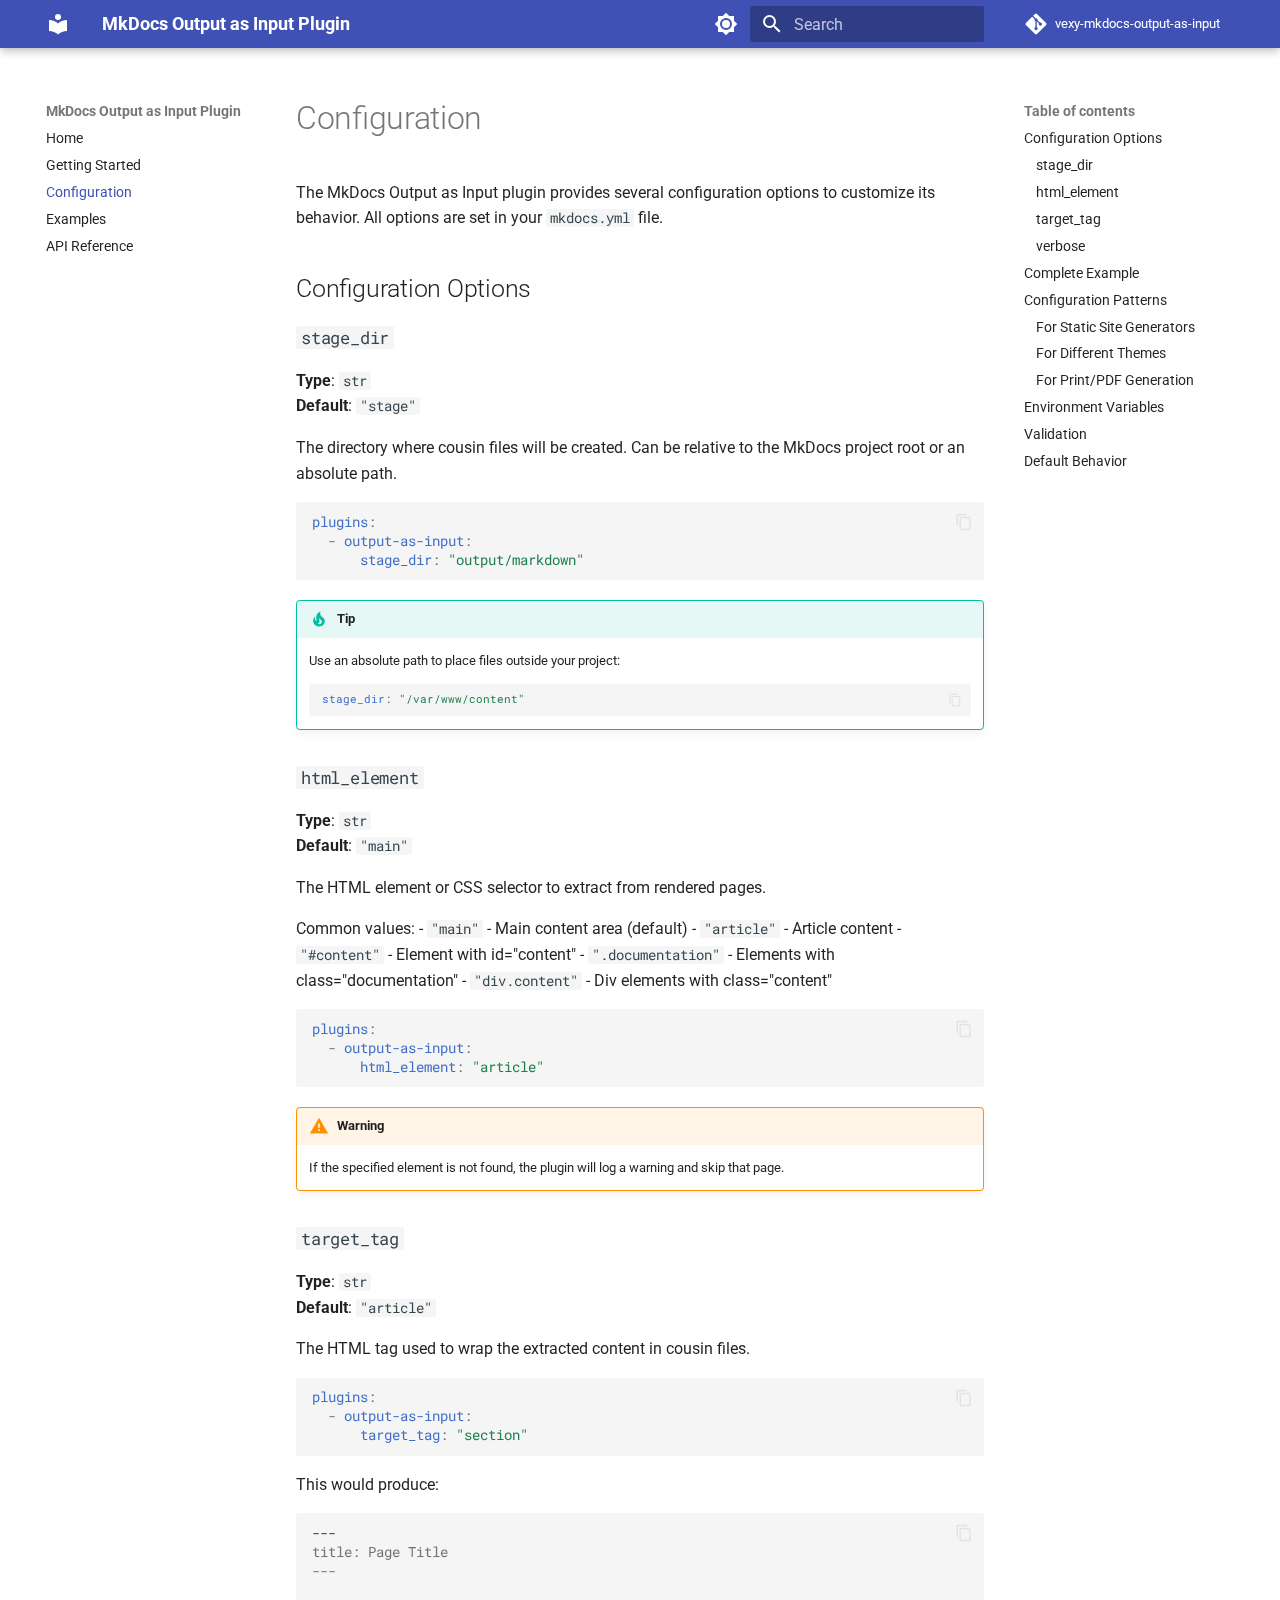
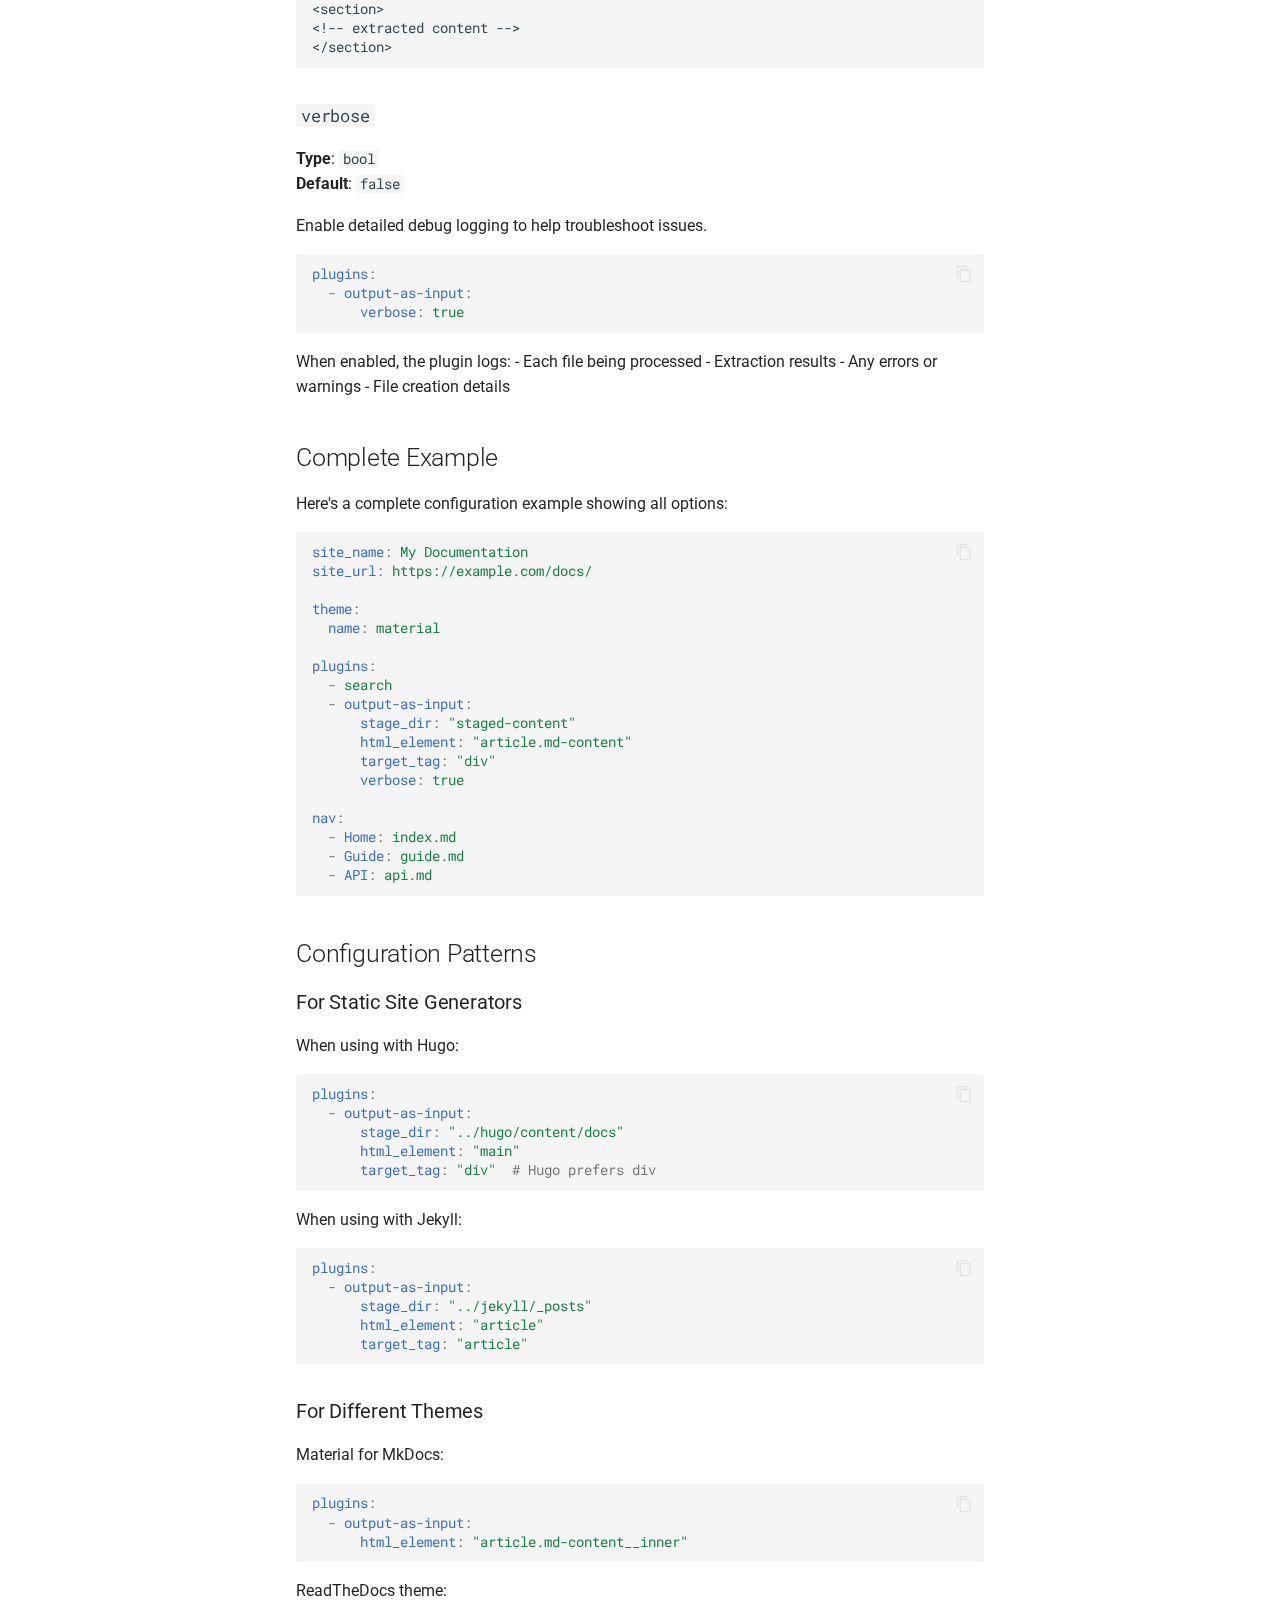
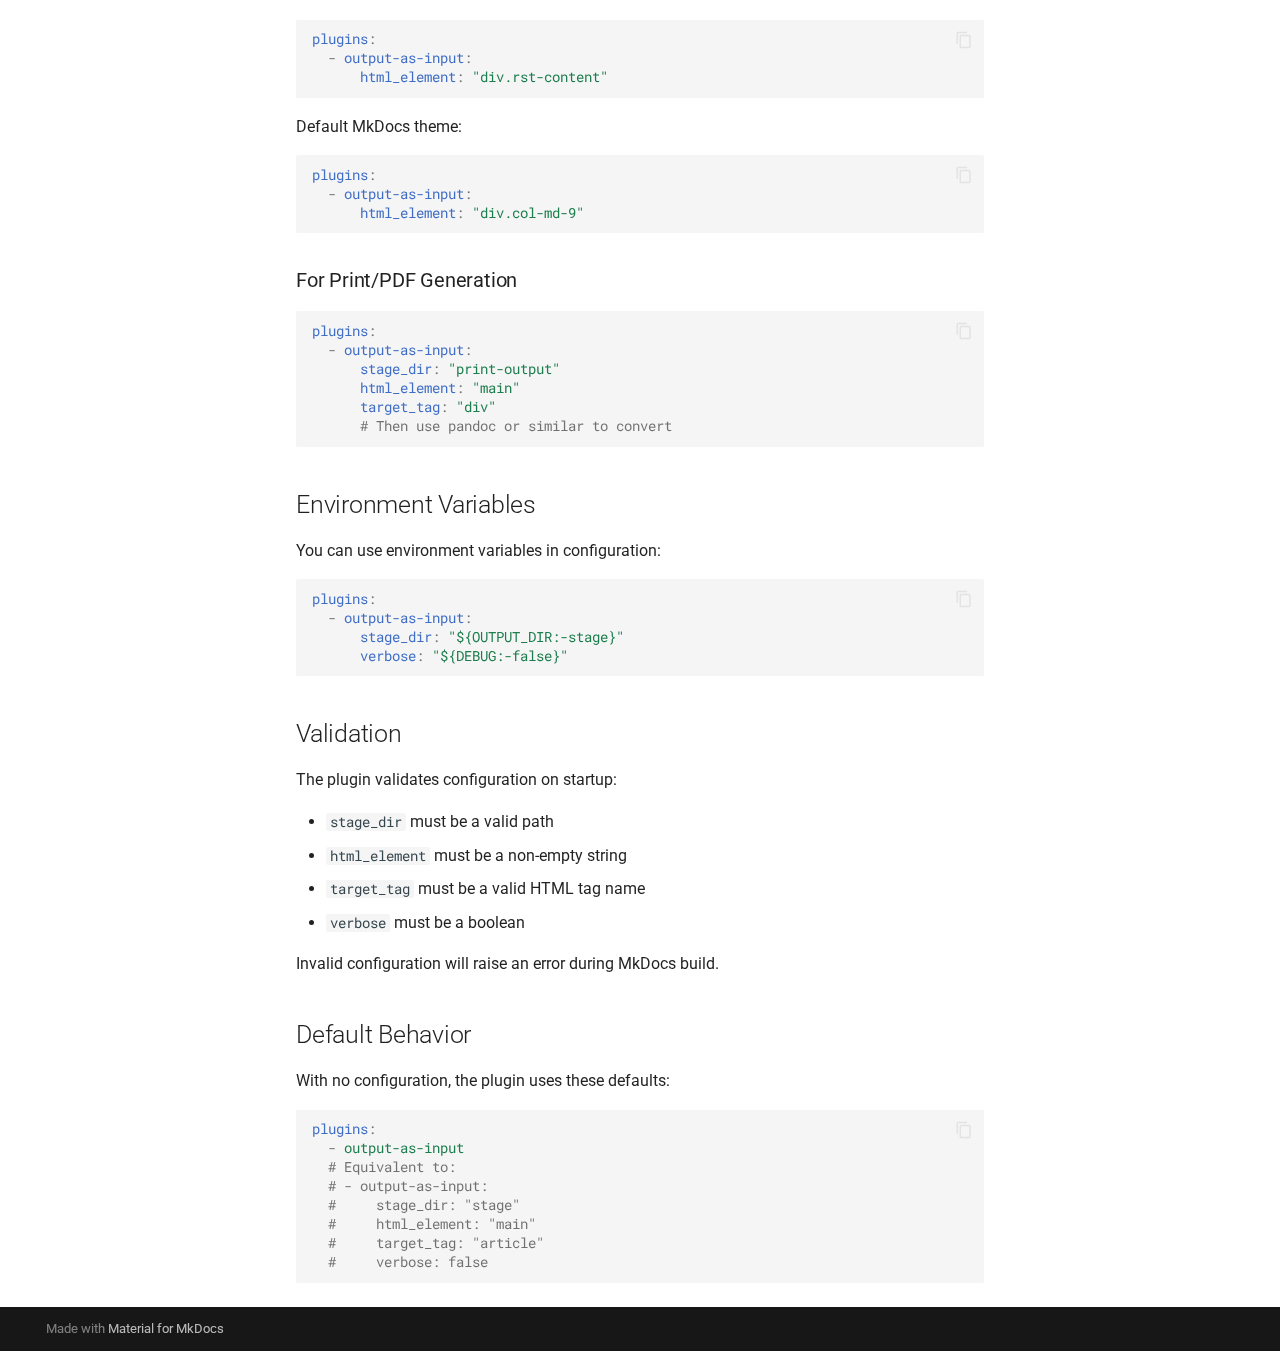
<file: docs/configuration/index.html>
<!doctype html>
<html lang="en" class="no-js">
  <head>
    
      <meta charset="utf-8">
      <meta name="viewport" content="width=device-width,initial-scale=1">
      
        <meta name="description" content="Complete configuration reference for the MkDocs Output as Input plugin">
      
      
      
        <link rel="canonical" href="https://vexyart.github.io/vexy-mkdocs-output-as-input/configuration/">
      
      
        <link rel="prev" href="../getting-started/">
      
      
        <link rel="next" href="../examples/">
      
      
      <link rel="icon" href="../assets/images/favicon.png">
      <meta name="generator" content="mkdocs-1.6.1, mkdocs-material-9.6.15">
    
    
      
        <title>Configuration - MkDocs Output as Input Plugin</title>
      
    
    
      <link rel="stylesheet" href="../assets/stylesheets/main.342714a4.min.css">
      
        
        <link rel="stylesheet" href="../assets/stylesheets/palette.06af60db.min.css">
      
      


    
    
      
    
    
      
        
        
        <link rel="preconnect" href="https://fonts.gstatic.com" crossorigin>
        <link rel="stylesheet" href="https://fonts.googleapis.com/css?family=Roboto:300,300i,400,400i,700,700i%7CRoboto+Mono:400,400i,700,700i&display=fallback">
        <style>:root{--md-text-font:"Roboto";--md-code-font:"Roboto Mono"}</style>
      
    
    
      <link rel="stylesheet" href="../assets/_mkdocstrings.css">
    
    <script>__md_scope=new URL("..",location),__md_hash=e=>[...e].reduce(((e,_)=>(e<<5)-e+_.charCodeAt(0)),0),__md_get=(e,_=localStorage,t=__md_scope)=>JSON.parse(_.getItem(t.pathname+"."+e)),__md_set=(e,_,t=localStorage,a=__md_scope)=>{try{t.setItem(a.pathname+"."+e,JSON.stringify(_))}catch(e){}}</script>
    
      

    
    
    
  </head>
  
  
    
    
      
    
    
    
    
    <body dir="ltr" data-md-color-scheme="default" data-md-color-primary="indigo" data-md-color-accent="indigo">
  
    
    <input class="md-toggle" data-md-toggle="drawer" type="checkbox" id="__drawer" autocomplete="off">
    <input class="md-toggle" data-md-toggle="search" type="checkbox" id="__search" autocomplete="off">
    <label class="md-overlay" for="__drawer"></label>
    <div data-md-component="skip">
      
        
        <a href="#configuration" class="md-skip">
          Skip to content
        </a>
      
    </div>
    <div data-md-component="announce">
      
    </div>
    
    
      

  

<header class="md-header md-header--shadow" data-md-component="header">
  <nav class="md-header__inner md-grid" aria-label="Header">
    <a href=".." title="MkDocs Output as Input Plugin" class="md-header__button md-logo" aria-label="MkDocs Output as Input Plugin" data-md-component="logo">
      
  
  <svg xmlns="http://www.w3.org/2000/svg" viewBox="0 0 24 24"><path d="M12 8a3 3 0 0 0 3-3 3 3 0 0 0-3-3 3 3 0 0 0-3 3 3 3 0 0 0 3 3m0 3.54C9.64 9.35 6.5 8 3 8v11c3.5 0 6.64 1.35 9 3.54 2.36-2.19 5.5-3.54 9-3.54V8c-3.5 0-6.64 1.35-9 3.54"/></svg>

    </a>
    <label class="md-header__button md-icon" for="__drawer">
      
      <svg xmlns="http://www.w3.org/2000/svg" viewBox="0 0 24 24"><path d="M3 6h18v2H3zm0 5h18v2H3zm0 5h18v2H3z"/></svg>
    </label>
    <div class="md-header__title" data-md-component="header-title">
      <div class="md-header__ellipsis">
        <div class="md-header__topic">
          <span class="md-ellipsis">
            MkDocs Output as Input Plugin
          </span>
        </div>
        <div class="md-header__topic" data-md-component="header-topic">
          <span class="md-ellipsis">
            
              Configuration
            
          </span>
        </div>
      </div>
    </div>
    
      
        <form class="md-header__option" data-md-component="palette">
  
    
    
    
    <input class="md-option" data-md-color-media="" data-md-color-scheme="default" data-md-color-primary="indigo" data-md-color-accent="indigo"  aria-label="Switch to dark mode"  type="radio" name="__palette" id="__palette_0">
    
      <label class="md-header__button md-icon" title="Switch to dark mode" for="__palette_1" hidden>
        <svg xmlns="http://www.w3.org/2000/svg" viewBox="0 0 24 24"><path d="M12 8a4 4 0 0 0-4 4 4 4 0 0 0 4 4 4 4 0 0 0 4-4 4 4 0 0 0-4-4m0 10a6 6 0 0 1-6-6 6 6 0 0 1 6-6 6 6 0 0 1 6 6 6 6 0 0 1-6 6m8-9.31V4h-4.69L12 .69 8.69 4H4v4.69L.69 12 4 15.31V20h4.69L12 23.31 15.31 20H20v-4.69L23.31 12z"/></svg>
      </label>
    
  
    
    
    
    <input class="md-option" data-md-color-media="" data-md-color-scheme="slate" data-md-color-primary="indigo" data-md-color-accent="indigo"  aria-label="Switch to light mode"  type="radio" name="__palette" id="__palette_1">
    
      <label class="md-header__button md-icon" title="Switch to light mode" for="__palette_0" hidden>
        <svg xmlns="http://www.w3.org/2000/svg" viewBox="0 0 24 24"><path d="M12 18c-.89 0-1.74-.2-2.5-.55C11.56 16.5 13 14.42 13 12s-1.44-4.5-3.5-5.45C10.26 6.2 11.11 6 12 6a6 6 0 0 1 6 6 6 6 0 0 1-6 6m8-9.31V4h-4.69L12 .69 8.69 4H4v4.69L.69 12 4 15.31V20h4.69L12 23.31 15.31 20H20v-4.69L23.31 12z"/></svg>
      </label>
    
  
</form>
      
    
    
      <script>var palette=__md_get("__palette");if(palette&&palette.color){if("(prefers-color-scheme)"===palette.color.media){var media=matchMedia("(prefers-color-scheme: light)"),input=document.querySelector(media.matches?"[data-md-color-media='(prefers-color-scheme: light)']":"[data-md-color-media='(prefers-color-scheme: dark)']");palette.color.media=input.getAttribute("data-md-color-media"),palette.color.scheme=input.getAttribute("data-md-color-scheme"),palette.color.primary=input.getAttribute("data-md-color-primary"),palette.color.accent=input.getAttribute("data-md-color-accent")}for(var[key,value]of Object.entries(palette.color))document.body.setAttribute("data-md-color-"+key,value)}</script>
    
    
    
      
      
        <label class="md-header__button md-icon" for="__search">
          
          <svg xmlns="http://www.w3.org/2000/svg" viewBox="0 0 24 24"><path d="M9.5 3A6.5 6.5 0 0 1 16 9.5c0 1.61-.59 3.09-1.56 4.23l.27.27h.79l5 5-1.5 1.5-5-5v-.79l-.27-.27A6.52 6.52 0 0 1 9.5 16 6.5 6.5 0 0 1 3 9.5 6.5 6.5 0 0 1 9.5 3m0 2C7 5 5 7 5 9.5S7 14 9.5 14 14 12 14 9.5 12 5 9.5 5"/></svg>
        </label>
        <div class="md-search" data-md-component="search" role="dialog">
  <label class="md-search__overlay" for="__search"></label>
  <div class="md-search__inner" role="search">
    <form class="md-search__form" name="search">
      <input type="text" class="md-search__input" name="query" aria-label="Search" placeholder="Search" autocapitalize="off" autocorrect="off" autocomplete="off" spellcheck="false" data-md-component="search-query" required>
      <label class="md-search__icon md-icon" for="__search">
        
        <svg xmlns="http://www.w3.org/2000/svg" viewBox="0 0 24 24"><path d="M9.5 3A6.5 6.5 0 0 1 16 9.5c0 1.61-.59 3.09-1.56 4.23l.27.27h.79l5 5-1.5 1.5-5-5v-.79l-.27-.27A6.52 6.52 0 0 1 9.5 16 6.5 6.5 0 0 1 3 9.5 6.5 6.5 0 0 1 9.5 3m0 2C7 5 5 7 5 9.5S7 14 9.5 14 14 12 14 9.5 12 5 9.5 5"/></svg>
        
        <svg xmlns="http://www.w3.org/2000/svg" viewBox="0 0 24 24"><path d="M20 11v2H8l5.5 5.5-1.42 1.42L4.16 12l7.92-7.92L13.5 5.5 8 11z"/></svg>
      </label>
      <nav class="md-search__options" aria-label="Search">
        
        <button type="reset" class="md-search__icon md-icon" title="Clear" aria-label="Clear" tabindex="-1">
          
          <svg xmlns="http://www.w3.org/2000/svg" viewBox="0 0 24 24"><path d="M19 6.41 17.59 5 12 10.59 6.41 5 5 6.41 10.59 12 5 17.59 6.41 19 12 13.41 17.59 19 19 17.59 13.41 12z"/></svg>
        </button>
      </nav>
      
        <div class="md-search__suggest" data-md-component="search-suggest"></div>
      
    </form>
    <div class="md-search__output">
      <div class="md-search__scrollwrap" tabindex="0" data-md-scrollfix>
        <div class="md-search-result" data-md-component="search-result">
          <div class="md-search-result__meta">
            Initializing search
          </div>
          <ol class="md-search-result__list" role="presentation"></ol>
        </div>
      </div>
    </div>
  </div>
</div>
      
    
    
      <div class="md-header__source">
        <a href="https://github.com/vexyart/vexy-mkdocs-output-as-input" title="Go to repository" class="md-source" data-md-component="source">
  <div class="md-source__icon md-icon">
    
    <svg xmlns="http://www.w3.org/2000/svg" viewBox="0 0 448 512"><!--! Font Awesome Free 6.7.2 by @fontawesome - https://fontawesome.com License - https://fontawesome.com/license/free (Icons: CC BY 4.0, Fonts: SIL OFL 1.1, Code: MIT License) Copyright 2024 Fonticons, Inc.--><path d="M439.55 236.05 244 40.45a28.87 28.87 0 0 0-40.81 0l-40.66 40.63 51.52 51.52c27.06-9.14 52.68 16.77 43.39 43.68l49.66 49.66c34.23-11.8 61.18 31 35.47 56.69-26.49 26.49-70.21-2.87-56-37.34L240.22 199v121.85c25.3 12.54 22.26 41.85 9.08 55a34.34 34.34 0 0 1-48.55 0c-17.57-17.6-11.07-46.91 11.25-56v-123c-20.8-8.51-24.6-30.74-18.64-45L142.57 101 8.45 235.14a28.86 28.86 0 0 0 0 40.81l195.61 195.6a28.86 28.86 0 0 0 40.8 0l194.69-194.69a28.86 28.86 0 0 0 0-40.81"/></svg>
  </div>
  <div class="md-source__repository">
    vexy-mkdocs-output-as-input
  </div>
</a>
      </div>
    
  </nav>
  
</header>
    
    <div class="md-container" data-md-component="container">
      
      
        
          
        
      
      <main class="md-main" data-md-component="main">
        <div class="md-main__inner md-grid">
          
            
              
              <div class="md-sidebar md-sidebar--primary" data-md-component="sidebar" data-md-type="navigation" >
                <div class="md-sidebar__scrollwrap">
                  <div class="md-sidebar__inner">
                    



<nav class="md-nav md-nav--primary" aria-label="Navigation" data-md-level="0">
  <label class="md-nav__title" for="__drawer">
    <a href=".." title="MkDocs Output as Input Plugin" class="md-nav__button md-logo" aria-label="MkDocs Output as Input Plugin" data-md-component="logo">
      
  
  <svg xmlns="http://www.w3.org/2000/svg" viewBox="0 0 24 24"><path d="M12 8a3 3 0 0 0 3-3 3 3 0 0 0-3-3 3 3 0 0 0-3 3 3 3 0 0 0 3 3m0 3.54C9.64 9.35 6.5 8 3 8v11c3.5 0 6.64 1.35 9 3.54 2.36-2.19 5.5-3.54 9-3.54V8c-3.5 0-6.64 1.35-9 3.54"/></svg>

    </a>
    MkDocs Output as Input Plugin
  </label>
  
    <div class="md-nav__source">
      <a href="https://github.com/vexyart/vexy-mkdocs-output-as-input" title="Go to repository" class="md-source" data-md-component="source">
  <div class="md-source__icon md-icon">
    
    <svg xmlns="http://www.w3.org/2000/svg" viewBox="0 0 448 512"><!--! Font Awesome Free 6.7.2 by @fontawesome - https://fontawesome.com License - https://fontawesome.com/license/free (Icons: CC BY 4.0, Fonts: SIL OFL 1.1, Code: MIT License) Copyright 2024 Fonticons, Inc.--><path d="M439.55 236.05 244 40.45a28.87 28.87 0 0 0-40.81 0l-40.66 40.63 51.52 51.52c27.06-9.14 52.68 16.77 43.39 43.68l49.66 49.66c34.23-11.8 61.18 31 35.47 56.69-26.49 26.49-70.21-2.87-56-37.34L240.22 199v121.85c25.3 12.54 22.26 41.85 9.08 55a34.34 34.34 0 0 1-48.55 0c-17.57-17.6-11.07-46.91 11.25-56v-123c-20.8-8.51-24.6-30.74-18.64-45L142.57 101 8.45 235.14a28.86 28.86 0 0 0 0 40.81l195.61 195.6a28.86 28.86 0 0 0 40.8 0l194.69-194.69a28.86 28.86 0 0 0 0-40.81"/></svg>
  </div>
  <div class="md-source__repository">
    vexy-mkdocs-output-as-input
  </div>
</a>
    </div>
  
  <ul class="md-nav__list" data-md-scrollfix>
    
      
      
  
  
  
  
    <li class="md-nav__item">
      <a href=".." class="md-nav__link">
        
  
  
  <span class="md-ellipsis">
    Home
    
  </span>
  

      </a>
    </li>
  

    
      
      
  
  
  
  
    <li class="md-nav__item">
      <a href="../getting-started/" class="md-nav__link">
        
  
  
  <span class="md-ellipsis">
    Getting Started
    
  </span>
  

      </a>
    </li>
  

    
      
      
  
  
    
  
  
  
    <li class="md-nav__item md-nav__item--active">
      
      <input class="md-nav__toggle md-toggle" type="checkbox" id="__toc">
      
      
        
      
      
        <label class="md-nav__link md-nav__link--active" for="__toc">
          
  
  
  <span class="md-ellipsis">
    Configuration
    
  </span>
  

          <span class="md-nav__icon md-icon"></span>
        </label>
      
      <a href="./" class="md-nav__link md-nav__link--active">
        
  
  
  <span class="md-ellipsis">
    Configuration
    
  </span>
  

      </a>
      
        

<nav class="md-nav md-nav--secondary" aria-label="Table of contents">
  
  
  
    
  
  
    <label class="md-nav__title" for="__toc">
      <span class="md-nav__icon md-icon"></span>
      Table of contents
    </label>
    <ul class="md-nav__list" data-md-component="toc" data-md-scrollfix>
      
        <li class="md-nav__item">
  <a href="#configuration-options" class="md-nav__link">
    <span class="md-ellipsis">
      Configuration Options
    </span>
  </a>
  
    <nav class="md-nav" aria-label="Configuration Options">
      <ul class="md-nav__list">
        
          <li class="md-nav__item">
  <a href="#stage_dir" class="md-nav__link">
    <span class="md-ellipsis">
      stage_dir
    </span>
  </a>
  
</li>
        
          <li class="md-nav__item">
  <a href="#html_element" class="md-nav__link">
    <span class="md-ellipsis">
      html_element
    </span>
  </a>
  
</li>
        
          <li class="md-nav__item">
  <a href="#target_tag" class="md-nav__link">
    <span class="md-ellipsis">
      target_tag
    </span>
  </a>
  
</li>
        
          <li class="md-nav__item">
  <a href="#verbose" class="md-nav__link">
    <span class="md-ellipsis">
      verbose
    </span>
  </a>
  
</li>
        
      </ul>
    </nav>
  
</li>
      
        <li class="md-nav__item">
  <a href="#complete-example" class="md-nav__link">
    <span class="md-ellipsis">
      Complete Example
    </span>
  </a>
  
</li>
      
        <li class="md-nav__item">
  <a href="#configuration-patterns" class="md-nav__link">
    <span class="md-ellipsis">
      Configuration Patterns
    </span>
  </a>
  
    <nav class="md-nav" aria-label="Configuration Patterns">
      <ul class="md-nav__list">
        
          <li class="md-nav__item">
  <a href="#for-static-site-generators" class="md-nav__link">
    <span class="md-ellipsis">
      For Static Site Generators
    </span>
  </a>
  
</li>
        
          <li class="md-nav__item">
  <a href="#for-different-themes" class="md-nav__link">
    <span class="md-ellipsis">
      For Different Themes
    </span>
  </a>
  
</li>
        
          <li class="md-nav__item">
  <a href="#for-printpdf-generation" class="md-nav__link">
    <span class="md-ellipsis">
      For Print/PDF Generation
    </span>
  </a>
  
</li>
        
      </ul>
    </nav>
  
</li>
      
        <li class="md-nav__item">
  <a href="#environment-variables" class="md-nav__link">
    <span class="md-ellipsis">
      Environment Variables
    </span>
  </a>
  
</li>
      
        <li class="md-nav__item">
  <a href="#validation" class="md-nav__link">
    <span class="md-ellipsis">
      Validation
    </span>
  </a>
  
</li>
      
        <li class="md-nav__item">
  <a href="#default-behavior" class="md-nav__link">
    <span class="md-ellipsis">
      Default Behavior
    </span>
  </a>
  
</li>
      
    </ul>
  
</nav>
      
    </li>
  

    
      
      
  
  
  
  
    <li class="md-nav__item">
      <a href="../examples/" class="md-nav__link">
        
  
  
  <span class="md-ellipsis">
    Examples
    
  </span>
  

      </a>
    </li>
  

    
      
      
  
  
  
  
    <li class="md-nav__item">
      <a href="../api/" class="md-nav__link">
        
  
  
  <span class="md-ellipsis">
    API Reference
    
  </span>
  

      </a>
    </li>
  

    
  </ul>
</nav>
                  </div>
                </div>
              </div>
            
            
              
              <div class="md-sidebar md-sidebar--secondary" data-md-component="sidebar" data-md-type="toc" >
                <div class="md-sidebar__scrollwrap">
                  <div class="md-sidebar__inner">
                    

<nav class="md-nav md-nav--secondary" aria-label="Table of contents">
  
  
  
    
  
  
    <label class="md-nav__title" for="__toc">
      <span class="md-nav__icon md-icon"></span>
      Table of contents
    </label>
    <ul class="md-nav__list" data-md-component="toc" data-md-scrollfix>
      
        <li class="md-nav__item">
  <a href="#configuration-options" class="md-nav__link">
    <span class="md-ellipsis">
      Configuration Options
    </span>
  </a>
  
    <nav class="md-nav" aria-label="Configuration Options">
      <ul class="md-nav__list">
        
          <li class="md-nav__item">
  <a href="#stage_dir" class="md-nav__link">
    <span class="md-ellipsis">
      stage_dir
    </span>
  </a>
  
</li>
        
          <li class="md-nav__item">
  <a href="#html_element" class="md-nav__link">
    <span class="md-ellipsis">
      html_element
    </span>
  </a>
  
</li>
        
          <li class="md-nav__item">
  <a href="#target_tag" class="md-nav__link">
    <span class="md-ellipsis">
      target_tag
    </span>
  </a>
  
</li>
        
          <li class="md-nav__item">
  <a href="#verbose" class="md-nav__link">
    <span class="md-ellipsis">
      verbose
    </span>
  </a>
  
</li>
        
      </ul>
    </nav>
  
</li>
      
        <li class="md-nav__item">
  <a href="#complete-example" class="md-nav__link">
    <span class="md-ellipsis">
      Complete Example
    </span>
  </a>
  
</li>
      
        <li class="md-nav__item">
  <a href="#configuration-patterns" class="md-nav__link">
    <span class="md-ellipsis">
      Configuration Patterns
    </span>
  </a>
  
    <nav class="md-nav" aria-label="Configuration Patterns">
      <ul class="md-nav__list">
        
          <li class="md-nav__item">
  <a href="#for-static-site-generators" class="md-nav__link">
    <span class="md-ellipsis">
      For Static Site Generators
    </span>
  </a>
  
</li>
        
          <li class="md-nav__item">
  <a href="#for-different-themes" class="md-nav__link">
    <span class="md-ellipsis">
      For Different Themes
    </span>
  </a>
  
</li>
        
          <li class="md-nav__item">
  <a href="#for-printpdf-generation" class="md-nav__link">
    <span class="md-ellipsis">
      For Print/PDF Generation
    </span>
  </a>
  
</li>
        
      </ul>
    </nav>
  
</li>
      
        <li class="md-nav__item">
  <a href="#environment-variables" class="md-nav__link">
    <span class="md-ellipsis">
      Environment Variables
    </span>
  </a>
  
</li>
      
        <li class="md-nav__item">
  <a href="#validation" class="md-nav__link">
    <span class="md-ellipsis">
      Validation
    </span>
  </a>
  
</li>
      
        <li class="md-nav__item">
  <a href="#default-behavior" class="md-nav__link">
    <span class="md-ellipsis">
      Default Behavior
    </span>
  </a>
  
</li>
      
    </ul>
  
</nav>
                  </div>
                </div>
              </div>
            
          
          
            <div class="md-content" data-md-component="content">
              <article class="md-content__inner md-typeset">
                
                  


  
  


<h1 id="configuration">Configuration<a class="headerlink" href="#configuration" title="Permanent link">&para;</a></h1>
<p>The MkDocs Output as Input plugin provides several configuration options to customize its behavior. All options are set in your <code>mkdocs.yml</code> file.</p>
<h2 id="configuration-options">Configuration Options<a class="headerlink" href="#configuration-options" title="Permanent link">&para;</a></h2>
<h3 id="stage_dir"><code>stage_dir</code><a class="headerlink" href="#stage_dir" title="Permanent link">&para;</a></h3>
<p><strong>Type</strong>: <code>str</code><br />
<strong>Default</strong>: <code>"stage"</code></p>
<p>The directory where cousin files will be created. Can be relative to the MkDocs project root or an absolute path.</p>
<div class="highlight"><pre><span></span><code><a id="__codelineno-0-1" name="__codelineno-0-1" href="#__codelineno-0-1"></a><span class="nt">plugins</span><span class="p">:</span>
<a id="__codelineno-0-2" name="__codelineno-0-2" href="#__codelineno-0-2"></a><span class="w">  </span><span class="p p-Indicator">-</span><span class="w"> </span><span class="nt">output-as-input</span><span class="p">:</span>
<a id="__codelineno-0-3" name="__codelineno-0-3" href="#__codelineno-0-3"></a><span class="w">      </span><span class="nt">stage_dir</span><span class="p">:</span><span class="w"> </span><span class="s">&quot;output/markdown&quot;</span>
</code></pre></div>
<div class="admonition tip">
<p class="admonition-title">Tip</p>
<p>Use an absolute path to place files outside your project:
<div class="highlight"><pre><span></span><code><a id="__codelineno-1-1" name="__codelineno-1-1" href="#__codelineno-1-1"></a><span class="nt">stage_dir</span><span class="p">:</span><span class="w"> </span><span class="s">&quot;/var/www/content&quot;</span>
</code></pre></div></p>
</div>
<h3 id="html_element"><code>html_element</code><a class="headerlink" href="#html_element" title="Permanent link">&para;</a></h3>
<p><strong>Type</strong>: <code>str</code><br />
<strong>Default</strong>: <code>"main"</code></p>
<p>The HTML element or CSS selector to extract from rendered pages. </p>
<p>Common values:
- <code>"main"</code> - Main content area (default)
- <code>"article"</code> - Article content
- <code>"#content"</code> - Element with id="content"
- <code>".documentation"</code> - Elements with class="documentation"
- <code>"div.content"</code> - Div elements with class="content"</p>
<div class="highlight"><pre><span></span><code><a id="__codelineno-2-1" name="__codelineno-2-1" href="#__codelineno-2-1"></a><span class="nt">plugins</span><span class="p">:</span>
<a id="__codelineno-2-2" name="__codelineno-2-2" href="#__codelineno-2-2"></a><span class="w">  </span><span class="p p-Indicator">-</span><span class="w"> </span><span class="nt">output-as-input</span><span class="p">:</span>
<a id="__codelineno-2-3" name="__codelineno-2-3" href="#__codelineno-2-3"></a><span class="w">      </span><span class="nt">html_element</span><span class="p">:</span><span class="w"> </span><span class="s">&quot;article&quot;</span>
</code></pre></div>
<div class="admonition warning">
<p class="admonition-title">Warning</p>
<p>If the specified element is not found, the plugin will log a warning and skip that page.</p>
</div>
<h3 id="target_tag"><code>target_tag</code><a class="headerlink" href="#target_tag" title="Permanent link">&para;</a></h3>
<p><strong>Type</strong>: <code>str</code><br />
<strong>Default</strong>: <code>"article"</code></p>
<p>The HTML tag used to wrap the extracted content in cousin files.</p>
<div class="highlight"><pre><span></span><code><a id="__codelineno-3-1" name="__codelineno-3-1" href="#__codelineno-3-1"></a><span class="nt">plugins</span><span class="p">:</span>
<a id="__codelineno-3-2" name="__codelineno-3-2" href="#__codelineno-3-2"></a><span class="w">  </span><span class="p p-Indicator">-</span><span class="w"> </span><span class="nt">output-as-input</span><span class="p">:</span>
<a id="__codelineno-3-3" name="__codelineno-3-3" href="#__codelineno-3-3"></a><span class="w">      </span><span class="nt">target_tag</span><span class="p">:</span><span class="w"> </span><span class="s">&quot;section&quot;</span>
</code></pre></div>
<p>This would produce:
<div class="highlight"><pre><span></span><code><a id="__codelineno-4-1" name="__codelineno-4-1" href="#__codelineno-4-1"></a>---
<a id="__codelineno-4-2" name="__codelineno-4-2" href="#__codelineno-4-2"></a><span class="gu">title: Page Title</span>
<a id="__codelineno-4-3" name="__codelineno-4-3" href="#__codelineno-4-3"></a><span class="gu">---</span>
<a id="__codelineno-4-4" name="__codelineno-4-4" href="#__codelineno-4-4"></a>
<a id="__codelineno-4-5" name="__codelineno-4-5" href="#__codelineno-4-5"></a>&lt;section&gt;
<a id="__codelineno-4-6" name="__codelineno-4-6" href="#__codelineno-4-6"></a>&lt;!-- extracted content --&gt;
<a id="__codelineno-4-7" name="__codelineno-4-7" href="#__codelineno-4-7"></a>&lt;/section&gt;
</code></pre></div></p>
<h3 id="verbose"><code>verbose</code><a class="headerlink" href="#verbose" title="Permanent link">&para;</a></h3>
<p><strong>Type</strong>: <code>bool</code><br />
<strong>Default</strong>: <code>false</code></p>
<p>Enable detailed debug logging to help troubleshoot issues.</p>
<div class="highlight"><pre><span></span><code><a id="__codelineno-5-1" name="__codelineno-5-1" href="#__codelineno-5-1"></a><span class="nt">plugins</span><span class="p">:</span>
<a id="__codelineno-5-2" name="__codelineno-5-2" href="#__codelineno-5-2"></a><span class="w">  </span><span class="p p-Indicator">-</span><span class="w"> </span><span class="nt">output-as-input</span><span class="p">:</span>
<a id="__codelineno-5-3" name="__codelineno-5-3" href="#__codelineno-5-3"></a><span class="w">      </span><span class="nt">verbose</span><span class="p">:</span><span class="w"> </span><span class="l l-Scalar l-Scalar-Plain">true</span>
</code></pre></div>
<p>When enabled, the plugin logs:
- Each file being processed
- Extraction results
- Any errors or warnings
- File creation details</p>
<h2 id="complete-example">Complete Example<a class="headerlink" href="#complete-example" title="Permanent link">&para;</a></h2>
<p>Here's a complete configuration example showing all options:</p>
<div class="highlight"><pre><span></span><code><a id="__codelineno-6-1" name="__codelineno-6-1" href="#__codelineno-6-1"></a><span class="nt">site_name</span><span class="p">:</span><span class="w"> </span><span class="l l-Scalar l-Scalar-Plain">My Documentation</span>
<a id="__codelineno-6-2" name="__codelineno-6-2" href="#__codelineno-6-2"></a><span class="nt">site_url</span><span class="p">:</span><span class="w"> </span><span class="l l-Scalar l-Scalar-Plain">https://example.com/docs/</span>
<a id="__codelineno-6-3" name="__codelineno-6-3" href="#__codelineno-6-3"></a>
<a id="__codelineno-6-4" name="__codelineno-6-4" href="#__codelineno-6-4"></a><span class="nt">theme</span><span class="p">:</span>
<a id="__codelineno-6-5" name="__codelineno-6-5" href="#__codelineno-6-5"></a><span class="w">  </span><span class="nt">name</span><span class="p">:</span><span class="w"> </span><span class="l l-Scalar l-Scalar-Plain">material</span>
<a id="__codelineno-6-6" name="__codelineno-6-6" href="#__codelineno-6-6"></a>
<a id="__codelineno-6-7" name="__codelineno-6-7" href="#__codelineno-6-7"></a><span class="nt">plugins</span><span class="p">:</span>
<a id="__codelineno-6-8" name="__codelineno-6-8" href="#__codelineno-6-8"></a><span class="w">  </span><span class="p p-Indicator">-</span><span class="w"> </span><span class="l l-Scalar l-Scalar-Plain">search</span>
<a id="__codelineno-6-9" name="__codelineno-6-9" href="#__codelineno-6-9"></a><span class="w">  </span><span class="p p-Indicator">-</span><span class="w"> </span><span class="nt">output-as-input</span><span class="p">:</span>
<a id="__codelineno-6-10" name="__codelineno-6-10" href="#__codelineno-6-10"></a><span class="w">      </span><span class="nt">stage_dir</span><span class="p">:</span><span class="w"> </span><span class="s">&quot;staged-content&quot;</span>
<a id="__codelineno-6-11" name="__codelineno-6-11" href="#__codelineno-6-11"></a><span class="w">      </span><span class="nt">html_element</span><span class="p">:</span><span class="w"> </span><span class="s">&quot;article.md-content&quot;</span>
<a id="__codelineno-6-12" name="__codelineno-6-12" href="#__codelineno-6-12"></a><span class="w">      </span><span class="nt">target_tag</span><span class="p">:</span><span class="w"> </span><span class="s">&quot;div&quot;</span>
<a id="__codelineno-6-13" name="__codelineno-6-13" href="#__codelineno-6-13"></a><span class="w">      </span><span class="nt">verbose</span><span class="p">:</span><span class="w"> </span><span class="l l-Scalar l-Scalar-Plain">true</span>
<a id="__codelineno-6-14" name="__codelineno-6-14" href="#__codelineno-6-14"></a>
<a id="__codelineno-6-15" name="__codelineno-6-15" href="#__codelineno-6-15"></a><span class="nt">nav</span><span class="p">:</span>
<a id="__codelineno-6-16" name="__codelineno-6-16" href="#__codelineno-6-16"></a><span class="w">  </span><span class="p p-Indicator">-</span><span class="w"> </span><span class="nt">Home</span><span class="p">:</span><span class="w"> </span><span class="l l-Scalar l-Scalar-Plain">index.md</span>
<a id="__codelineno-6-17" name="__codelineno-6-17" href="#__codelineno-6-17"></a><span class="w">  </span><span class="p p-Indicator">-</span><span class="w"> </span><span class="nt">Guide</span><span class="p">:</span><span class="w"> </span><span class="l l-Scalar l-Scalar-Plain">guide.md</span>
<a id="__codelineno-6-18" name="__codelineno-6-18" href="#__codelineno-6-18"></a><span class="w">  </span><span class="p p-Indicator">-</span><span class="w"> </span><span class="nt">API</span><span class="p">:</span><span class="w"> </span><span class="l l-Scalar l-Scalar-Plain">api.md</span>
</code></pre></div>
<h2 id="configuration-patterns">Configuration Patterns<a class="headerlink" href="#configuration-patterns" title="Permanent link">&para;</a></h2>
<h3 id="for-static-site-generators">For Static Site Generators<a class="headerlink" href="#for-static-site-generators" title="Permanent link">&para;</a></h3>
<p>When using with Hugo:
<div class="highlight"><pre><span></span><code><a id="__codelineno-7-1" name="__codelineno-7-1" href="#__codelineno-7-1"></a><span class="nt">plugins</span><span class="p">:</span>
<a id="__codelineno-7-2" name="__codelineno-7-2" href="#__codelineno-7-2"></a><span class="w">  </span><span class="p p-Indicator">-</span><span class="w"> </span><span class="nt">output-as-input</span><span class="p">:</span>
<a id="__codelineno-7-3" name="__codelineno-7-3" href="#__codelineno-7-3"></a><span class="w">      </span><span class="nt">stage_dir</span><span class="p">:</span><span class="w"> </span><span class="s">&quot;../hugo/content/docs&quot;</span>
<a id="__codelineno-7-4" name="__codelineno-7-4" href="#__codelineno-7-4"></a><span class="w">      </span><span class="nt">html_element</span><span class="p">:</span><span class="w"> </span><span class="s">&quot;main&quot;</span>
<a id="__codelineno-7-5" name="__codelineno-7-5" href="#__codelineno-7-5"></a><span class="w">      </span><span class="nt">target_tag</span><span class="p">:</span><span class="w"> </span><span class="s">&quot;div&quot;</span><span class="w">  </span><span class="c1"># Hugo prefers div</span>
</code></pre></div></p>
<p>When using with Jekyll:
<div class="highlight"><pre><span></span><code><a id="__codelineno-8-1" name="__codelineno-8-1" href="#__codelineno-8-1"></a><span class="nt">plugins</span><span class="p">:</span>
<a id="__codelineno-8-2" name="__codelineno-8-2" href="#__codelineno-8-2"></a><span class="w">  </span><span class="p p-Indicator">-</span><span class="w"> </span><span class="nt">output-as-input</span><span class="p">:</span>
<a id="__codelineno-8-3" name="__codelineno-8-3" href="#__codelineno-8-3"></a><span class="w">      </span><span class="nt">stage_dir</span><span class="p">:</span><span class="w"> </span><span class="s">&quot;../jekyll/_posts&quot;</span>
<a id="__codelineno-8-4" name="__codelineno-8-4" href="#__codelineno-8-4"></a><span class="w">      </span><span class="nt">html_element</span><span class="p">:</span><span class="w"> </span><span class="s">&quot;article&quot;</span>
<a id="__codelineno-8-5" name="__codelineno-8-5" href="#__codelineno-8-5"></a><span class="w">      </span><span class="nt">target_tag</span><span class="p">:</span><span class="w"> </span><span class="s">&quot;article&quot;</span>
</code></pre></div></p>
<h3 id="for-different-themes">For Different Themes<a class="headerlink" href="#for-different-themes" title="Permanent link">&para;</a></h3>
<p>Material for MkDocs:
<div class="highlight"><pre><span></span><code><a id="__codelineno-9-1" name="__codelineno-9-1" href="#__codelineno-9-1"></a><span class="nt">plugins</span><span class="p">:</span>
<a id="__codelineno-9-2" name="__codelineno-9-2" href="#__codelineno-9-2"></a><span class="w">  </span><span class="p p-Indicator">-</span><span class="w"> </span><span class="nt">output-as-input</span><span class="p">:</span>
<a id="__codelineno-9-3" name="__codelineno-9-3" href="#__codelineno-9-3"></a><span class="w">      </span><span class="nt">html_element</span><span class="p">:</span><span class="w"> </span><span class="s">&quot;article.md-content__inner&quot;</span>
</code></pre></div></p>
<p>ReadTheDocs theme:
<div class="highlight"><pre><span></span><code><a id="__codelineno-10-1" name="__codelineno-10-1" href="#__codelineno-10-1"></a><span class="nt">plugins</span><span class="p">:</span>
<a id="__codelineno-10-2" name="__codelineno-10-2" href="#__codelineno-10-2"></a><span class="w">  </span><span class="p p-Indicator">-</span><span class="w"> </span><span class="nt">output-as-input</span><span class="p">:</span>
<a id="__codelineno-10-3" name="__codelineno-10-3" href="#__codelineno-10-3"></a><span class="w">      </span><span class="nt">html_element</span><span class="p">:</span><span class="w"> </span><span class="s">&quot;div.rst-content&quot;</span>
</code></pre></div></p>
<p>Default MkDocs theme:
<div class="highlight"><pre><span></span><code><a id="__codelineno-11-1" name="__codelineno-11-1" href="#__codelineno-11-1"></a><span class="nt">plugins</span><span class="p">:</span>
<a id="__codelineno-11-2" name="__codelineno-11-2" href="#__codelineno-11-2"></a><span class="w">  </span><span class="p p-Indicator">-</span><span class="w"> </span><span class="nt">output-as-input</span><span class="p">:</span>
<a id="__codelineno-11-3" name="__codelineno-11-3" href="#__codelineno-11-3"></a><span class="w">      </span><span class="nt">html_element</span><span class="p">:</span><span class="w"> </span><span class="s">&quot;div.col-md-9&quot;</span>
</code></pre></div></p>
<h3 id="for-printpdf-generation">For Print/PDF Generation<a class="headerlink" href="#for-printpdf-generation" title="Permanent link">&para;</a></h3>
<div class="highlight"><pre><span></span><code><a id="__codelineno-12-1" name="__codelineno-12-1" href="#__codelineno-12-1"></a><span class="nt">plugins</span><span class="p">:</span>
<a id="__codelineno-12-2" name="__codelineno-12-2" href="#__codelineno-12-2"></a><span class="w">  </span><span class="p p-Indicator">-</span><span class="w"> </span><span class="nt">output-as-input</span><span class="p">:</span>
<a id="__codelineno-12-3" name="__codelineno-12-3" href="#__codelineno-12-3"></a><span class="w">      </span><span class="nt">stage_dir</span><span class="p">:</span><span class="w"> </span><span class="s">&quot;print-output&quot;</span>
<a id="__codelineno-12-4" name="__codelineno-12-4" href="#__codelineno-12-4"></a><span class="w">      </span><span class="nt">html_element</span><span class="p">:</span><span class="w"> </span><span class="s">&quot;main&quot;</span>
<a id="__codelineno-12-5" name="__codelineno-12-5" href="#__codelineno-12-5"></a><span class="w">      </span><span class="nt">target_tag</span><span class="p">:</span><span class="w"> </span><span class="s">&quot;div&quot;</span>
<a id="__codelineno-12-6" name="__codelineno-12-6" href="#__codelineno-12-6"></a><span class="w">      </span><span class="c1"># Then use pandoc or similar to convert</span>
</code></pre></div>
<h2 id="environment-variables">Environment Variables<a class="headerlink" href="#environment-variables" title="Permanent link">&para;</a></h2>
<p>You can use environment variables in configuration:</p>
<div class="highlight"><pre><span></span><code><a id="__codelineno-13-1" name="__codelineno-13-1" href="#__codelineno-13-1"></a><span class="nt">plugins</span><span class="p">:</span>
<a id="__codelineno-13-2" name="__codelineno-13-2" href="#__codelineno-13-2"></a><span class="w">  </span><span class="p p-Indicator">-</span><span class="w"> </span><span class="nt">output-as-input</span><span class="p">:</span>
<a id="__codelineno-13-3" name="__codelineno-13-3" href="#__codelineno-13-3"></a><span class="w">      </span><span class="nt">stage_dir</span><span class="p">:</span><span class="w"> </span><span class="s">&quot;${OUTPUT_DIR:-stage}&quot;</span>
<a id="__codelineno-13-4" name="__codelineno-13-4" href="#__codelineno-13-4"></a><span class="w">      </span><span class="nt">verbose</span><span class="p">:</span><span class="w"> </span><span class="s">&quot;${DEBUG:-false}&quot;</span>
</code></pre></div>
<h2 id="validation">Validation<a class="headerlink" href="#validation" title="Permanent link">&para;</a></h2>
<p>The plugin validates configuration on startup:</p>
<ul>
<li><code>stage_dir</code> must be a valid path</li>
<li><code>html_element</code> must be a non-empty string</li>
<li><code>target_tag</code> must be a valid HTML tag name</li>
<li><code>verbose</code> must be a boolean</li>
</ul>
<p>Invalid configuration will raise an error during MkDocs build.</p>
<h2 id="default-behavior">Default Behavior<a class="headerlink" href="#default-behavior" title="Permanent link">&para;</a></h2>
<p>With no configuration, the plugin uses these defaults:</p>
<div class="highlight"><pre><span></span><code><a id="__codelineno-14-1" name="__codelineno-14-1" href="#__codelineno-14-1"></a><span class="nt">plugins</span><span class="p">:</span>
<a id="__codelineno-14-2" name="__codelineno-14-2" href="#__codelineno-14-2"></a><span class="w">  </span><span class="p p-Indicator">-</span><span class="w"> </span><span class="l l-Scalar l-Scalar-Plain">output-as-input</span>
<a id="__codelineno-14-3" name="__codelineno-14-3" href="#__codelineno-14-3"></a><span class="w">  </span><span class="c1"># Equivalent to:</span>
<a id="__codelineno-14-4" name="__codelineno-14-4" href="#__codelineno-14-4"></a><span class="w">  </span><span class="c1"># - output-as-input:</span>
<a id="__codelineno-14-5" name="__codelineno-14-5" href="#__codelineno-14-5"></a><span class="w">  </span><span class="c1">#     stage_dir: &quot;stage&quot;</span>
<a id="__codelineno-14-6" name="__codelineno-14-6" href="#__codelineno-14-6"></a><span class="w">  </span><span class="c1">#     html_element: &quot;main&quot;</span>
<a id="__codelineno-14-7" name="__codelineno-14-7" href="#__codelineno-14-7"></a><span class="w">  </span><span class="c1">#     target_tag: &quot;article&quot;</span>
<a id="__codelineno-14-8" name="__codelineno-14-8" href="#__codelineno-14-8"></a><span class="w">  </span><span class="c1">#     verbose: false</span>
</code></pre></div>







  
  






                
              </article>
            </div>
          
          
<script>var target=document.getElementById(location.hash.slice(1));target&&target.name&&(target.checked=target.name.startsWith("__tabbed_"))</script>
        </div>
        
          <button type="button" class="md-top md-icon" data-md-component="top" hidden>
  
  <svg xmlns="http://www.w3.org/2000/svg" viewBox="0 0 24 24"><path d="M13 20h-2V8l-5.5 5.5-1.42-1.42L12 4.16l7.92 7.92-1.42 1.42L13 8z"/></svg>
  Back to top
</button>
        
      </main>
      
        <footer class="md-footer">
  
  <div class="md-footer-meta md-typeset">
    <div class="md-footer-meta__inner md-grid">
      <div class="md-copyright">
  
  
    Made with
    <a href="https://squidfunk.github.io/mkdocs-material/" target="_blank" rel="noopener">
      Material for MkDocs
    </a>
  
</div>
      
    </div>
  </div>
</footer>
      
    </div>
    <div class="md-dialog" data-md-component="dialog">
      <div class="md-dialog__inner md-typeset"></div>
    </div>
    
    
    
      
      <script id="__config" type="application/json">{"base": "..", "features": ["navigation.sections", "navigation.expand", "navigation.top", "search.suggest", "search.highlight", "content.code.copy"], "search": "../assets/javascripts/workers/search.d50fe291.min.js", "tags": null, "translations": {"clipboard.copied": "Copied to clipboard", "clipboard.copy": "Copy to clipboard", "search.result.more.one": "1 more on this page", "search.result.more.other": "# more on this page", "search.result.none": "No matching documents", "search.result.one": "1 matching document", "search.result.other": "# matching documents", "search.result.placeholder": "Type to start searching", "search.result.term.missing": "Missing", "select.version": "Select version"}, "version": null}</script>
    
    
      <script src="../assets/javascripts/bundle.56ea9cef.min.js"></script>
      
    
  </body>
</html>
</file>
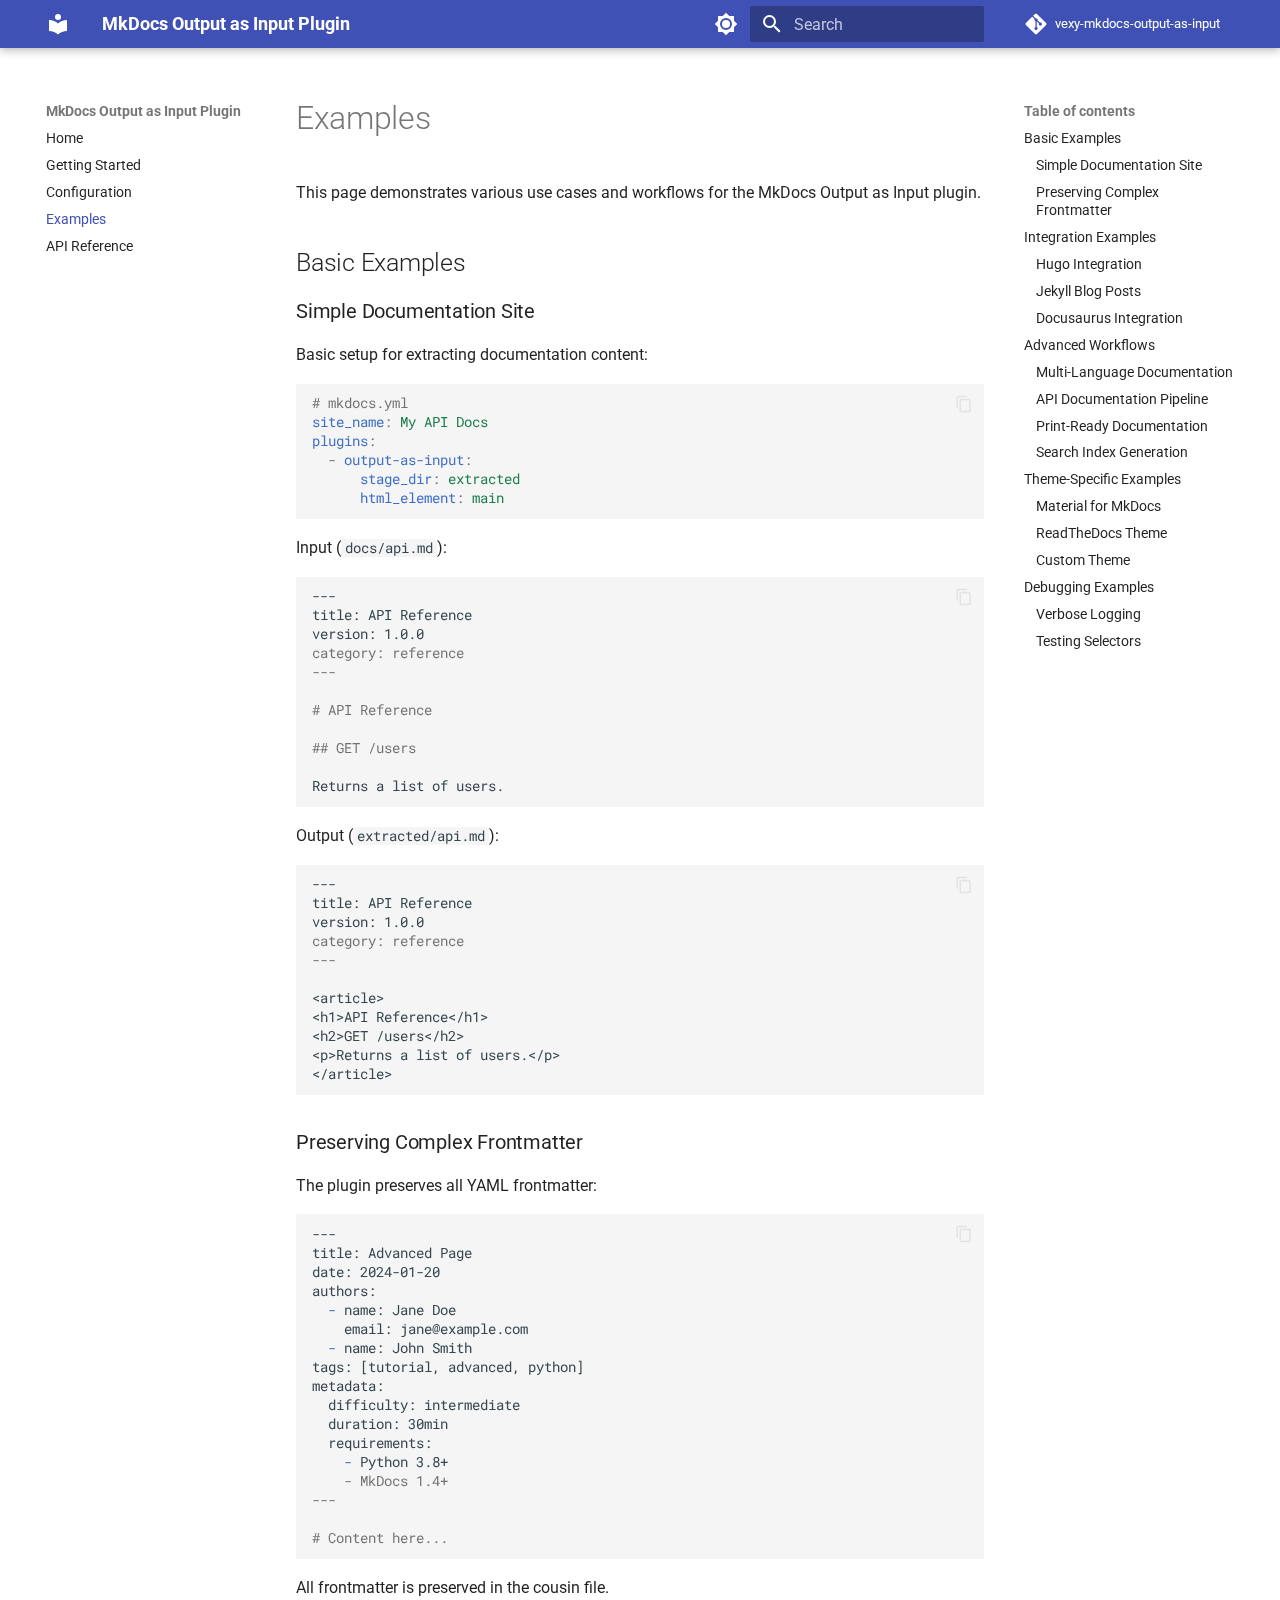
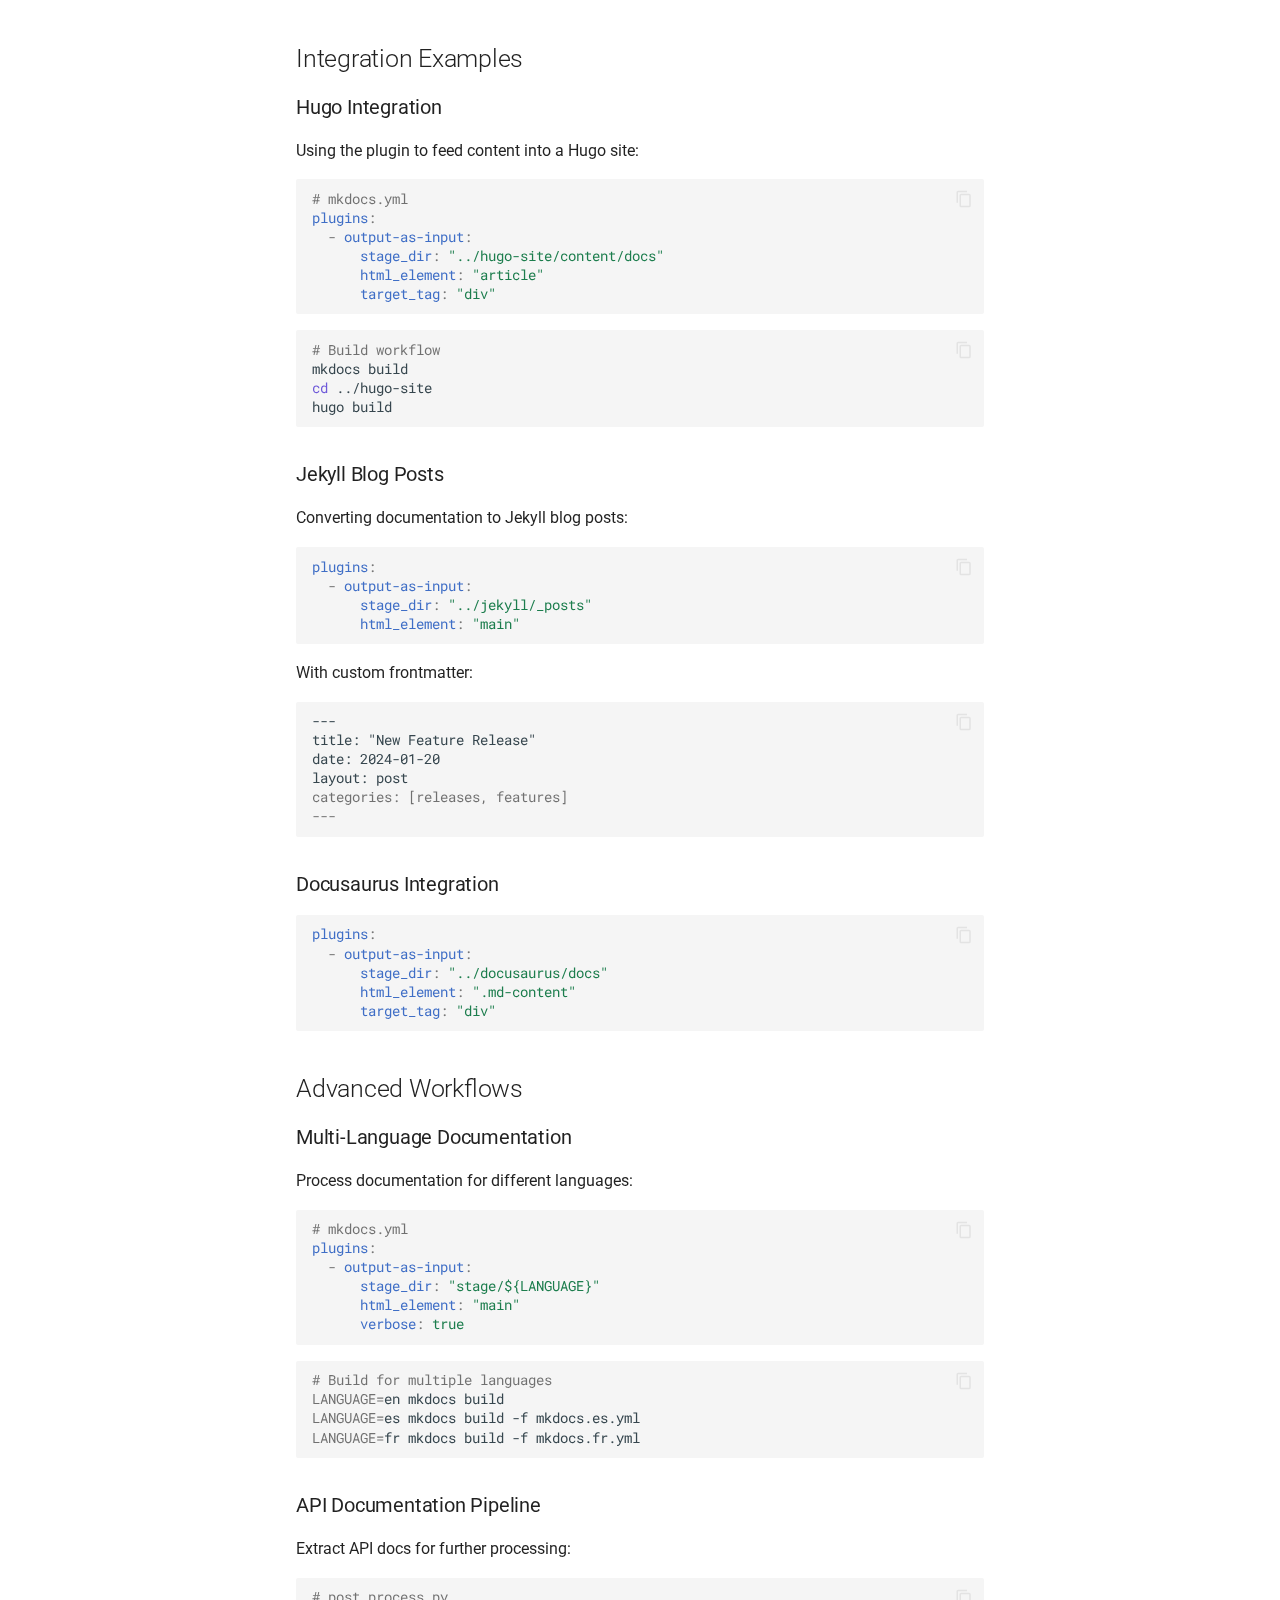
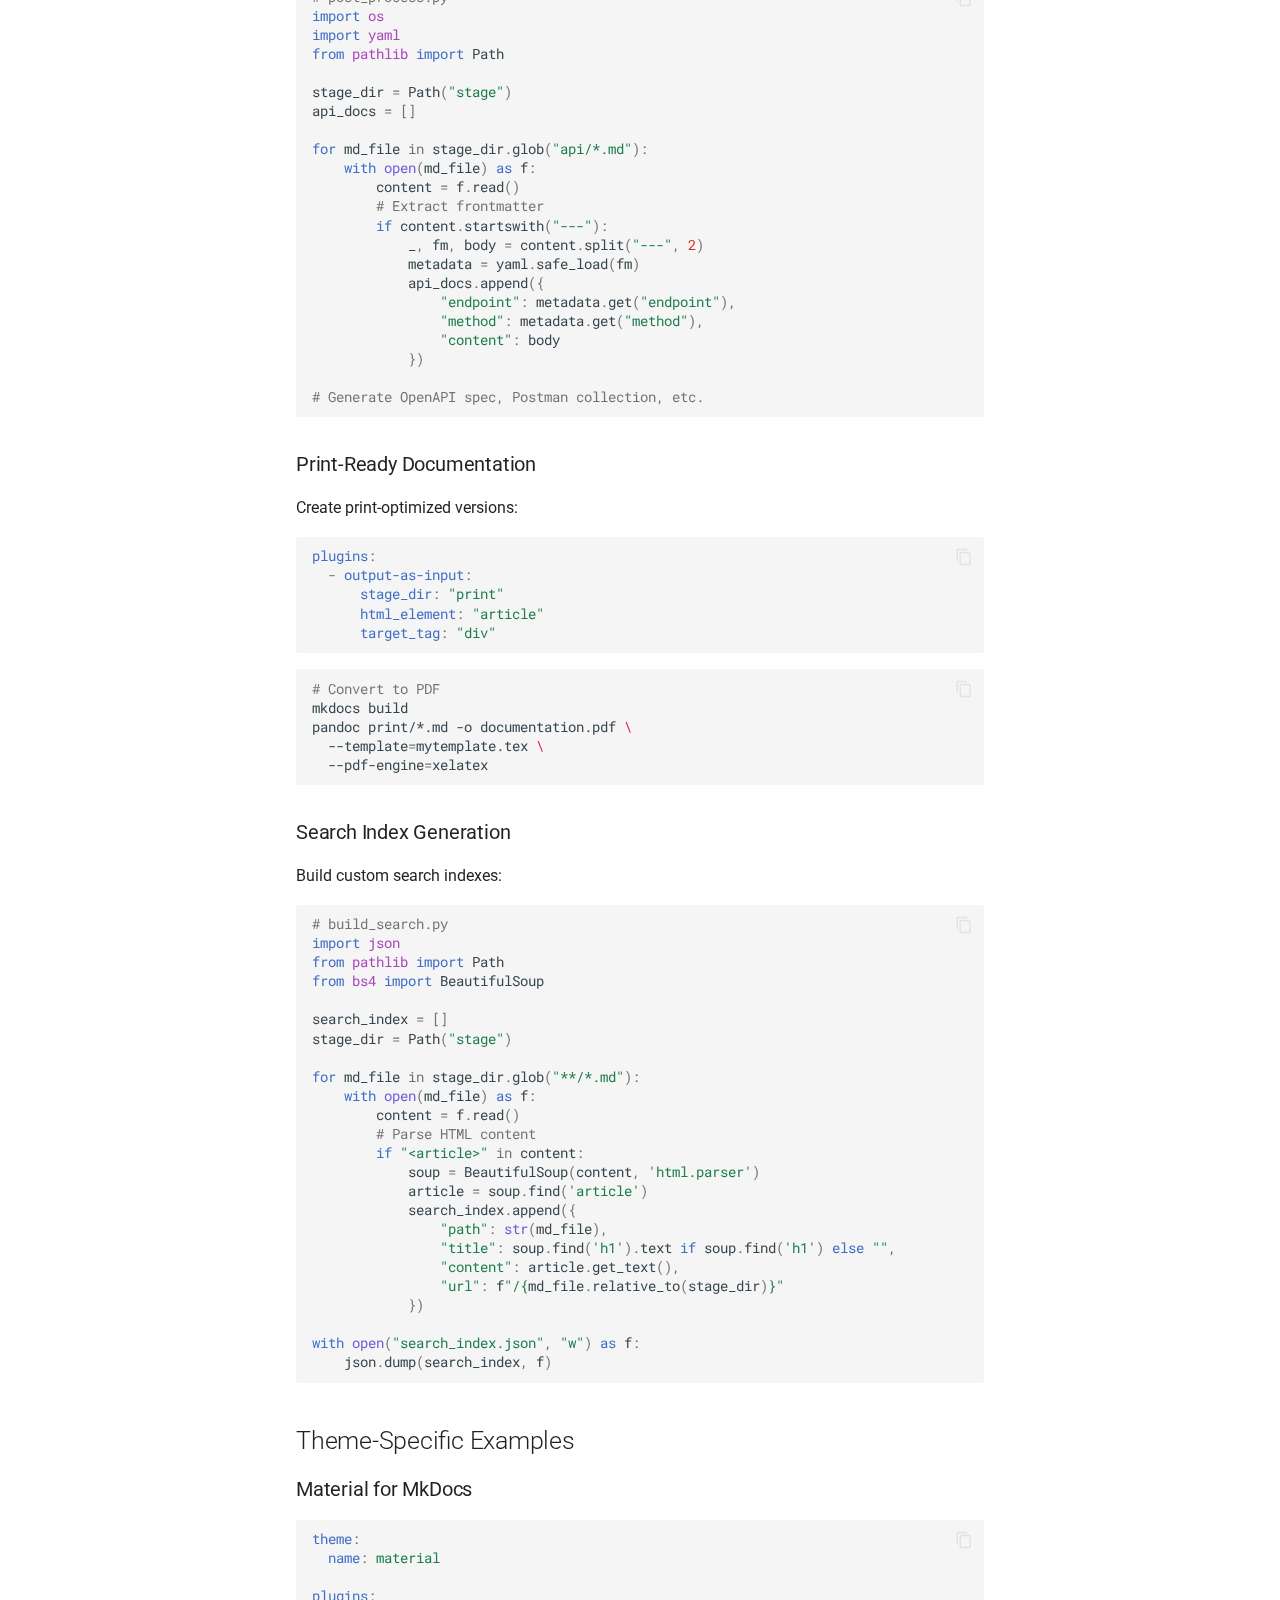
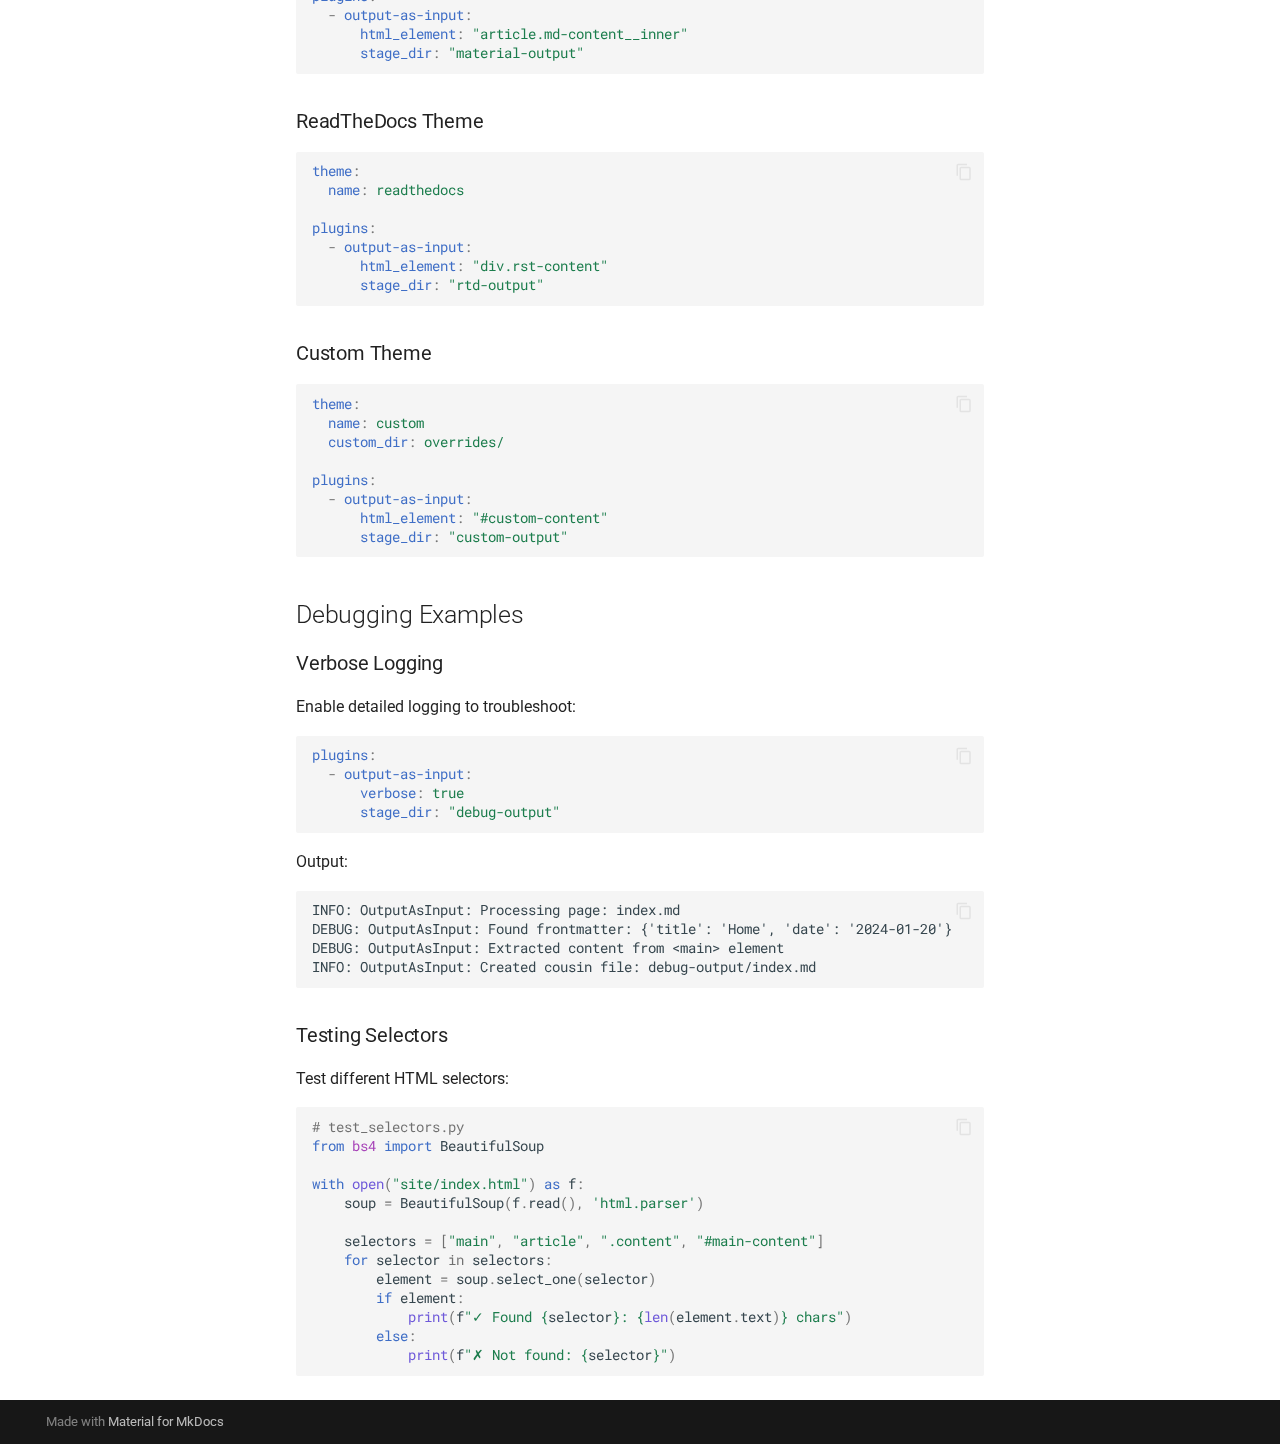
<file: docs/examples/index.html>
<!doctype html>
<html lang="en" class="no-js">
  <head>
    
      <meta charset="utf-8">
      <meta name="viewport" content="width=device-width,initial-scale=1">
      
        <meta name="description" content="Real-world examples and use cases for the MkDocs Output as Input plugin">
      
      
      
        <link rel="canonical" href="https://vexyart.github.io/vexy-mkdocs-output-as-input/examples/">
      
      
        <link rel="prev" href="../configuration/">
      
      
        <link rel="next" href="../api/">
      
      
      <link rel="icon" href="../assets/images/favicon.png">
      <meta name="generator" content="mkdocs-1.6.1, mkdocs-material-9.6.15">
    
    
      
        <title>Examples - MkDocs Output as Input Plugin</title>
      
    
    
      <link rel="stylesheet" href="../assets/stylesheets/main.342714a4.min.css">
      
        
        <link rel="stylesheet" href="../assets/stylesheets/palette.06af60db.min.css">
      
      


    
    
      
    
    
      
        
        
        <link rel="preconnect" href="https://fonts.gstatic.com" crossorigin>
        <link rel="stylesheet" href="https://fonts.googleapis.com/css?family=Roboto:300,300i,400,400i,700,700i%7CRoboto+Mono:400,400i,700,700i&display=fallback">
        <style>:root{--md-text-font:"Roboto";--md-code-font:"Roboto Mono"}</style>
      
    
    
      <link rel="stylesheet" href="../assets/_mkdocstrings.css">
    
    <script>__md_scope=new URL("..",location),__md_hash=e=>[...e].reduce(((e,_)=>(e<<5)-e+_.charCodeAt(0)),0),__md_get=(e,_=localStorage,t=__md_scope)=>JSON.parse(_.getItem(t.pathname+"."+e)),__md_set=(e,_,t=localStorage,a=__md_scope)=>{try{t.setItem(a.pathname+"."+e,JSON.stringify(_))}catch(e){}}</script>
    
      

    
    
    
  </head>
  
  
    
    
      
    
    
    
    
    <body dir="ltr" data-md-color-scheme="default" data-md-color-primary="indigo" data-md-color-accent="indigo">
  
    
    <input class="md-toggle" data-md-toggle="drawer" type="checkbox" id="__drawer" autocomplete="off">
    <input class="md-toggle" data-md-toggle="search" type="checkbox" id="__search" autocomplete="off">
    <label class="md-overlay" for="__drawer"></label>
    <div data-md-component="skip">
      
        
        <a href="#examples" class="md-skip">
          Skip to content
        </a>
      
    </div>
    <div data-md-component="announce">
      
    </div>
    
    
      

  

<header class="md-header md-header--shadow" data-md-component="header">
  <nav class="md-header__inner md-grid" aria-label="Header">
    <a href=".." title="MkDocs Output as Input Plugin" class="md-header__button md-logo" aria-label="MkDocs Output as Input Plugin" data-md-component="logo">
      
  
  <svg xmlns="http://www.w3.org/2000/svg" viewBox="0 0 24 24"><path d="M12 8a3 3 0 0 0 3-3 3 3 0 0 0-3-3 3 3 0 0 0-3 3 3 3 0 0 0 3 3m0 3.54C9.64 9.35 6.5 8 3 8v11c3.5 0 6.64 1.35 9 3.54 2.36-2.19 5.5-3.54 9-3.54V8c-3.5 0-6.64 1.35-9 3.54"/></svg>

    </a>
    <label class="md-header__button md-icon" for="__drawer">
      
      <svg xmlns="http://www.w3.org/2000/svg" viewBox="0 0 24 24"><path d="M3 6h18v2H3zm0 5h18v2H3zm0 5h18v2H3z"/></svg>
    </label>
    <div class="md-header__title" data-md-component="header-title">
      <div class="md-header__ellipsis">
        <div class="md-header__topic">
          <span class="md-ellipsis">
            MkDocs Output as Input Plugin
          </span>
        </div>
        <div class="md-header__topic" data-md-component="header-topic">
          <span class="md-ellipsis">
            
              Examples
            
          </span>
        </div>
      </div>
    </div>
    
      
        <form class="md-header__option" data-md-component="palette">
  
    
    
    
    <input class="md-option" data-md-color-media="" data-md-color-scheme="default" data-md-color-primary="indigo" data-md-color-accent="indigo"  aria-label="Switch to dark mode"  type="radio" name="__palette" id="__palette_0">
    
      <label class="md-header__button md-icon" title="Switch to dark mode" for="__palette_1" hidden>
        <svg xmlns="http://www.w3.org/2000/svg" viewBox="0 0 24 24"><path d="M12 8a4 4 0 0 0-4 4 4 4 0 0 0 4 4 4 4 0 0 0 4-4 4 4 0 0 0-4-4m0 10a6 6 0 0 1-6-6 6 6 0 0 1 6-6 6 6 0 0 1 6 6 6 6 0 0 1-6 6m8-9.31V4h-4.69L12 .69 8.69 4H4v4.69L.69 12 4 15.31V20h4.69L12 23.31 15.31 20H20v-4.69L23.31 12z"/></svg>
      </label>
    
  
    
    
    
    <input class="md-option" data-md-color-media="" data-md-color-scheme="slate" data-md-color-primary="indigo" data-md-color-accent="indigo"  aria-label="Switch to light mode"  type="radio" name="__palette" id="__palette_1">
    
      <label class="md-header__button md-icon" title="Switch to light mode" for="__palette_0" hidden>
        <svg xmlns="http://www.w3.org/2000/svg" viewBox="0 0 24 24"><path d="M12 18c-.89 0-1.74-.2-2.5-.55C11.56 16.5 13 14.42 13 12s-1.44-4.5-3.5-5.45C10.26 6.2 11.11 6 12 6a6 6 0 0 1 6 6 6 6 0 0 1-6 6m8-9.31V4h-4.69L12 .69 8.69 4H4v4.69L.69 12 4 15.31V20h4.69L12 23.31 15.31 20H20v-4.69L23.31 12z"/></svg>
      </label>
    
  
</form>
      
    
    
      <script>var palette=__md_get("__palette");if(palette&&palette.color){if("(prefers-color-scheme)"===palette.color.media){var media=matchMedia("(prefers-color-scheme: light)"),input=document.querySelector(media.matches?"[data-md-color-media='(prefers-color-scheme: light)']":"[data-md-color-media='(prefers-color-scheme: dark)']");palette.color.media=input.getAttribute("data-md-color-media"),palette.color.scheme=input.getAttribute("data-md-color-scheme"),palette.color.primary=input.getAttribute("data-md-color-primary"),palette.color.accent=input.getAttribute("data-md-color-accent")}for(var[key,value]of Object.entries(palette.color))document.body.setAttribute("data-md-color-"+key,value)}</script>
    
    
    
      
      
        <label class="md-header__button md-icon" for="__search">
          
          <svg xmlns="http://www.w3.org/2000/svg" viewBox="0 0 24 24"><path d="M9.5 3A6.5 6.5 0 0 1 16 9.5c0 1.61-.59 3.09-1.56 4.23l.27.27h.79l5 5-1.5 1.5-5-5v-.79l-.27-.27A6.52 6.52 0 0 1 9.5 16 6.5 6.5 0 0 1 3 9.5 6.5 6.5 0 0 1 9.5 3m0 2C7 5 5 7 5 9.5S7 14 9.5 14 14 12 14 9.5 12 5 9.5 5"/></svg>
        </label>
        <div class="md-search" data-md-component="search" role="dialog">
  <label class="md-search__overlay" for="__search"></label>
  <div class="md-search__inner" role="search">
    <form class="md-search__form" name="search">
      <input type="text" class="md-search__input" name="query" aria-label="Search" placeholder="Search" autocapitalize="off" autocorrect="off" autocomplete="off" spellcheck="false" data-md-component="search-query" required>
      <label class="md-search__icon md-icon" for="__search">
        
        <svg xmlns="http://www.w3.org/2000/svg" viewBox="0 0 24 24"><path d="M9.5 3A6.5 6.5 0 0 1 16 9.5c0 1.61-.59 3.09-1.56 4.23l.27.27h.79l5 5-1.5 1.5-5-5v-.79l-.27-.27A6.52 6.52 0 0 1 9.5 16 6.5 6.5 0 0 1 3 9.5 6.5 6.5 0 0 1 9.5 3m0 2C7 5 5 7 5 9.5S7 14 9.5 14 14 12 14 9.5 12 5 9.5 5"/></svg>
        
        <svg xmlns="http://www.w3.org/2000/svg" viewBox="0 0 24 24"><path d="M20 11v2H8l5.5 5.5-1.42 1.42L4.16 12l7.92-7.92L13.5 5.5 8 11z"/></svg>
      </label>
      <nav class="md-search__options" aria-label="Search">
        
        <button type="reset" class="md-search__icon md-icon" title="Clear" aria-label="Clear" tabindex="-1">
          
          <svg xmlns="http://www.w3.org/2000/svg" viewBox="0 0 24 24"><path d="M19 6.41 17.59 5 12 10.59 6.41 5 5 6.41 10.59 12 5 17.59 6.41 19 12 13.41 17.59 19 19 17.59 13.41 12z"/></svg>
        </button>
      </nav>
      
        <div class="md-search__suggest" data-md-component="search-suggest"></div>
      
    </form>
    <div class="md-search__output">
      <div class="md-search__scrollwrap" tabindex="0" data-md-scrollfix>
        <div class="md-search-result" data-md-component="search-result">
          <div class="md-search-result__meta">
            Initializing search
          </div>
          <ol class="md-search-result__list" role="presentation"></ol>
        </div>
      </div>
    </div>
  </div>
</div>
      
    
    
      <div class="md-header__source">
        <a href="https://github.com/vexyart/vexy-mkdocs-output-as-input" title="Go to repository" class="md-source" data-md-component="source">
  <div class="md-source__icon md-icon">
    
    <svg xmlns="http://www.w3.org/2000/svg" viewBox="0 0 448 512"><!--! Font Awesome Free 6.7.2 by @fontawesome - https://fontawesome.com License - https://fontawesome.com/license/free (Icons: CC BY 4.0, Fonts: SIL OFL 1.1, Code: MIT License) Copyright 2024 Fonticons, Inc.--><path d="M439.55 236.05 244 40.45a28.87 28.87 0 0 0-40.81 0l-40.66 40.63 51.52 51.52c27.06-9.14 52.68 16.77 43.39 43.68l49.66 49.66c34.23-11.8 61.18 31 35.47 56.69-26.49 26.49-70.21-2.87-56-37.34L240.22 199v121.85c25.3 12.54 22.26 41.85 9.08 55a34.34 34.34 0 0 1-48.55 0c-17.57-17.6-11.07-46.91 11.25-56v-123c-20.8-8.51-24.6-30.74-18.64-45L142.57 101 8.45 235.14a28.86 28.86 0 0 0 0 40.81l195.61 195.6a28.86 28.86 0 0 0 40.8 0l194.69-194.69a28.86 28.86 0 0 0 0-40.81"/></svg>
  </div>
  <div class="md-source__repository">
    vexy-mkdocs-output-as-input
  </div>
</a>
      </div>
    
  </nav>
  
</header>
    
    <div class="md-container" data-md-component="container">
      
      
        
          
        
      
      <main class="md-main" data-md-component="main">
        <div class="md-main__inner md-grid">
          
            
              
              <div class="md-sidebar md-sidebar--primary" data-md-component="sidebar" data-md-type="navigation" >
                <div class="md-sidebar__scrollwrap">
                  <div class="md-sidebar__inner">
                    



<nav class="md-nav md-nav--primary" aria-label="Navigation" data-md-level="0">
  <label class="md-nav__title" for="__drawer">
    <a href=".." title="MkDocs Output as Input Plugin" class="md-nav__button md-logo" aria-label="MkDocs Output as Input Plugin" data-md-component="logo">
      
  
  <svg xmlns="http://www.w3.org/2000/svg" viewBox="0 0 24 24"><path d="M12 8a3 3 0 0 0 3-3 3 3 0 0 0-3-3 3 3 0 0 0-3 3 3 3 0 0 0 3 3m0 3.54C9.64 9.35 6.5 8 3 8v11c3.5 0 6.64 1.35 9 3.54 2.36-2.19 5.5-3.54 9-3.54V8c-3.5 0-6.64 1.35-9 3.54"/></svg>

    </a>
    MkDocs Output as Input Plugin
  </label>
  
    <div class="md-nav__source">
      <a href="https://github.com/vexyart/vexy-mkdocs-output-as-input" title="Go to repository" class="md-source" data-md-component="source">
  <div class="md-source__icon md-icon">
    
    <svg xmlns="http://www.w3.org/2000/svg" viewBox="0 0 448 512"><!--! Font Awesome Free 6.7.2 by @fontawesome - https://fontawesome.com License - https://fontawesome.com/license/free (Icons: CC BY 4.0, Fonts: SIL OFL 1.1, Code: MIT License) Copyright 2024 Fonticons, Inc.--><path d="M439.55 236.05 244 40.45a28.87 28.87 0 0 0-40.81 0l-40.66 40.63 51.52 51.52c27.06-9.14 52.68 16.77 43.39 43.68l49.66 49.66c34.23-11.8 61.18 31 35.47 56.69-26.49 26.49-70.21-2.87-56-37.34L240.22 199v121.85c25.3 12.54 22.26 41.85 9.08 55a34.34 34.34 0 0 1-48.55 0c-17.57-17.6-11.07-46.91 11.25-56v-123c-20.8-8.51-24.6-30.74-18.64-45L142.57 101 8.45 235.14a28.86 28.86 0 0 0 0 40.81l195.61 195.6a28.86 28.86 0 0 0 40.8 0l194.69-194.69a28.86 28.86 0 0 0 0-40.81"/></svg>
  </div>
  <div class="md-source__repository">
    vexy-mkdocs-output-as-input
  </div>
</a>
    </div>
  
  <ul class="md-nav__list" data-md-scrollfix>
    
      
      
  
  
  
  
    <li class="md-nav__item">
      <a href=".." class="md-nav__link">
        
  
  
  <span class="md-ellipsis">
    Home
    
  </span>
  

      </a>
    </li>
  

    
      
      
  
  
  
  
    <li class="md-nav__item">
      <a href="../getting-started/" class="md-nav__link">
        
  
  
  <span class="md-ellipsis">
    Getting Started
    
  </span>
  

      </a>
    </li>
  

    
      
      
  
  
  
  
    <li class="md-nav__item">
      <a href="../configuration/" class="md-nav__link">
        
  
  
  <span class="md-ellipsis">
    Configuration
    
  </span>
  

      </a>
    </li>
  

    
      
      
  
  
    
  
  
  
    <li class="md-nav__item md-nav__item--active">
      
      <input class="md-nav__toggle md-toggle" type="checkbox" id="__toc">
      
      
        
      
      
        <label class="md-nav__link md-nav__link--active" for="__toc">
          
  
  
  <span class="md-ellipsis">
    Examples
    
  </span>
  

          <span class="md-nav__icon md-icon"></span>
        </label>
      
      <a href="./" class="md-nav__link md-nav__link--active">
        
  
  
  <span class="md-ellipsis">
    Examples
    
  </span>
  

      </a>
      
        

<nav class="md-nav md-nav--secondary" aria-label="Table of contents">
  
  
  
    
  
  
    <label class="md-nav__title" for="__toc">
      <span class="md-nav__icon md-icon"></span>
      Table of contents
    </label>
    <ul class="md-nav__list" data-md-component="toc" data-md-scrollfix>
      
        <li class="md-nav__item">
  <a href="#basic-examples" class="md-nav__link">
    <span class="md-ellipsis">
      Basic Examples
    </span>
  </a>
  
    <nav class="md-nav" aria-label="Basic Examples">
      <ul class="md-nav__list">
        
          <li class="md-nav__item">
  <a href="#simple-documentation-site" class="md-nav__link">
    <span class="md-ellipsis">
      Simple Documentation Site
    </span>
  </a>
  
</li>
        
          <li class="md-nav__item">
  <a href="#preserving-complex-frontmatter" class="md-nav__link">
    <span class="md-ellipsis">
      Preserving Complex Frontmatter
    </span>
  </a>
  
</li>
        
      </ul>
    </nav>
  
</li>
      
        <li class="md-nav__item">
  <a href="#integration-examples" class="md-nav__link">
    <span class="md-ellipsis">
      Integration Examples
    </span>
  </a>
  
    <nav class="md-nav" aria-label="Integration Examples">
      <ul class="md-nav__list">
        
          <li class="md-nav__item">
  <a href="#hugo-integration" class="md-nav__link">
    <span class="md-ellipsis">
      Hugo Integration
    </span>
  </a>
  
</li>
        
          <li class="md-nav__item">
  <a href="#jekyll-blog-posts" class="md-nav__link">
    <span class="md-ellipsis">
      Jekyll Blog Posts
    </span>
  </a>
  
</li>
        
          <li class="md-nav__item">
  <a href="#docusaurus-integration" class="md-nav__link">
    <span class="md-ellipsis">
      Docusaurus Integration
    </span>
  </a>
  
</li>
        
      </ul>
    </nav>
  
</li>
      
        <li class="md-nav__item">
  <a href="#advanced-workflows" class="md-nav__link">
    <span class="md-ellipsis">
      Advanced Workflows
    </span>
  </a>
  
    <nav class="md-nav" aria-label="Advanced Workflows">
      <ul class="md-nav__list">
        
          <li class="md-nav__item">
  <a href="#multi-language-documentation" class="md-nav__link">
    <span class="md-ellipsis">
      Multi-Language Documentation
    </span>
  </a>
  
</li>
        
          <li class="md-nav__item">
  <a href="#api-documentation-pipeline" class="md-nav__link">
    <span class="md-ellipsis">
      API Documentation Pipeline
    </span>
  </a>
  
</li>
        
          <li class="md-nav__item">
  <a href="#print-ready-documentation" class="md-nav__link">
    <span class="md-ellipsis">
      Print-Ready Documentation
    </span>
  </a>
  
</li>
        
          <li class="md-nav__item">
  <a href="#search-index-generation" class="md-nav__link">
    <span class="md-ellipsis">
      Search Index Generation
    </span>
  </a>
  
</li>
        
      </ul>
    </nav>
  
</li>
      
        <li class="md-nav__item">
  <a href="#theme-specific-examples" class="md-nav__link">
    <span class="md-ellipsis">
      Theme-Specific Examples
    </span>
  </a>
  
    <nav class="md-nav" aria-label="Theme-Specific Examples">
      <ul class="md-nav__list">
        
          <li class="md-nav__item">
  <a href="#material-for-mkdocs" class="md-nav__link">
    <span class="md-ellipsis">
      Material for MkDocs
    </span>
  </a>
  
</li>
        
          <li class="md-nav__item">
  <a href="#readthedocs-theme" class="md-nav__link">
    <span class="md-ellipsis">
      ReadTheDocs Theme
    </span>
  </a>
  
</li>
        
          <li class="md-nav__item">
  <a href="#custom-theme" class="md-nav__link">
    <span class="md-ellipsis">
      Custom Theme
    </span>
  </a>
  
</li>
        
      </ul>
    </nav>
  
</li>
      
        <li class="md-nav__item">
  <a href="#debugging-examples" class="md-nav__link">
    <span class="md-ellipsis">
      Debugging Examples
    </span>
  </a>
  
    <nav class="md-nav" aria-label="Debugging Examples">
      <ul class="md-nav__list">
        
          <li class="md-nav__item">
  <a href="#verbose-logging" class="md-nav__link">
    <span class="md-ellipsis">
      Verbose Logging
    </span>
  </a>
  
</li>
        
          <li class="md-nav__item">
  <a href="#testing-selectors" class="md-nav__link">
    <span class="md-ellipsis">
      Testing Selectors
    </span>
  </a>
  
</li>
        
      </ul>
    </nav>
  
</li>
      
    </ul>
  
</nav>
      
    </li>
  

    
      
      
  
  
  
  
    <li class="md-nav__item">
      <a href="../api/" class="md-nav__link">
        
  
  
  <span class="md-ellipsis">
    API Reference
    
  </span>
  

      </a>
    </li>
  

    
  </ul>
</nav>
                  </div>
                </div>
              </div>
            
            
              
              <div class="md-sidebar md-sidebar--secondary" data-md-component="sidebar" data-md-type="toc" >
                <div class="md-sidebar__scrollwrap">
                  <div class="md-sidebar__inner">
                    

<nav class="md-nav md-nav--secondary" aria-label="Table of contents">
  
  
  
    
  
  
    <label class="md-nav__title" for="__toc">
      <span class="md-nav__icon md-icon"></span>
      Table of contents
    </label>
    <ul class="md-nav__list" data-md-component="toc" data-md-scrollfix>
      
        <li class="md-nav__item">
  <a href="#basic-examples" class="md-nav__link">
    <span class="md-ellipsis">
      Basic Examples
    </span>
  </a>
  
    <nav class="md-nav" aria-label="Basic Examples">
      <ul class="md-nav__list">
        
          <li class="md-nav__item">
  <a href="#simple-documentation-site" class="md-nav__link">
    <span class="md-ellipsis">
      Simple Documentation Site
    </span>
  </a>
  
</li>
        
          <li class="md-nav__item">
  <a href="#preserving-complex-frontmatter" class="md-nav__link">
    <span class="md-ellipsis">
      Preserving Complex Frontmatter
    </span>
  </a>
  
</li>
        
      </ul>
    </nav>
  
</li>
      
        <li class="md-nav__item">
  <a href="#integration-examples" class="md-nav__link">
    <span class="md-ellipsis">
      Integration Examples
    </span>
  </a>
  
    <nav class="md-nav" aria-label="Integration Examples">
      <ul class="md-nav__list">
        
          <li class="md-nav__item">
  <a href="#hugo-integration" class="md-nav__link">
    <span class="md-ellipsis">
      Hugo Integration
    </span>
  </a>
  
</li>
        
          <li class="md-nav__item">
  <a href="#jekyll-blog-posts" class="md-nav__link">
    <span class="md-ellipsis">
      Jekyll Blog Posts
    </span>
  </a>
  
</li>
        
          <li class="md-nav__item">
  <a href="#docusaurus-integration" class="md-nav__link">
    <span class="md-ellipsis">
      Docusaurus Integration
    </span>
  </a>
  
</li>
        
      </ul>
    </nav>
  
</li>
      
        <li class="md-nav__item">
  <a href="#advanced-workflows" class="md-nav__link">
    <span class="md-ellipsis">
      Advanced Workflows
    </span>
  </a>
  
    <nav class="md-nav" aria-label="Advanced Workflows">
      <ul class="md-nav__list">
        
          <li class="md-nav__item">
  <a href="#multi-language-documentation" class="md-nav__link">
    <span class="md-ellipsis">
      Multi-Language Documentation
    </span>
  </a>
  
</li>
        
          <li class="md-nav__item">
  <a href="#api-documentation-pipeline" class="md-nav__link">
    <span class="md-ellipsis">
      API Documentation Pipeline
    </span>
  </a>
  
</li>
        
          <li class="md-nav__item">
  <a href="#print-ready-documentation" class="md-nav__link">
    <span class="md-ellipsis">
      Print-Ready Documentation
    </span>
  </a>
  
</li>
        
          <li class="md-nav__item">
  <a href="#search-index-generation" class="md-nav__link">
    <span class="md-ellipsis">
      Search Index Generation
    </span>
  </a>
  
</li>
        
      </ul>
    </nav>
  
</li>
      
        <li class="md-nav__item">
  <a href="#theme-specific-examples" class="md-nav__link">
    <span class="md-ellipsis">
      Theme-Specific Examples
    </span>
  </a>
  
    <nav class="md-nav" aria-label="Theme-Specific Examples">
      <ul class="md-nav__list">
        
          <li class="md-nav__item">
  <a href="#material-for-mkdocs" class="md-nav__link">
    <span class="md-ellipsis">
      Material for MkDocs
    </span>
  </a>
  
</li>
        
          <li class="md-nav__item">
  <a href="#readthedocs-theme" class="md-nav__link">
    <span class="md-ellipsis">
      ReadTheDocs Theme
    </span>
  </a>
  
</li>
        
          <li class="md-nav__item">
  <a href="#custom-theme" class="md-nav__link">
    <span class="md-ellipsis">
      Custom Theme
    </span>
  </a>
  
</li>
        
      </ul>
    </nav>
  
</li>
      
        <li class="md-nav__item">
  <a href="#debugging-examples" class="md-nav__link">
    <span class="md-ellipsis">
      Debugging Examples
    </span>
  </a>
  
    <nav class="md-nav" aria-label="Debugging Examples">
      <ul class="md-nav__list">
        
          <li class="md-nav__item">
  <a href="#verbose-logging" class="md-nav__link">
    <span class="md-ellipsis">
      Verbose Logging
    </span>
  </a>
  
</li>
        
          <li class="md-nav__item">
  <a href="#testing-selectors" class="md-nav__link">
    <span class="md-ellipsis">
      Testing Selectors
    </span>
  </a>
  
</li>
        
      </ul>
    </nav>
  
</li>
      
    </ul>
  
</nav>
                  </div>
                </div>
              </div>
            
          
          
            <div class="md-content" data-md-component="content">
              <article class="md-content__inner md-typeset">
                
                  


  
  


<h1 id="examples">Examples<a class="headerlink" href="#examples" title="Permanent link">&para;</a></h1>
<p>This page demonstrates various use cases and workflows for the MkDocs Output as Input plugin.</p>
<h2 id="basic-examples">Basic Examples<a class="headerlink" href="#basic-examples" title="Permanent link">&para;</a></h2>
<h3 id="simple-documentation-site">Simple Documentation Site<a class="headerlink" href="#simple-documentation-site" title="Permanent link">&para;</a></h3>
<p>Basic setup for extracting documentation content:</p>
<div class="highlight"><pre><span></span><code><a id="__codelineno-0-1" name="__codelineno-0-1" href="#__codelineno-0-1"></a><span class="c1"># mkdocs.yml</span>
<a id="__codelineno-0-2" name="__codelineno-0-2" href="#__codelineno-0-2"></a><span class="nt">site_name</span><span class="p">:</span><span class="w"> </span><span class="l l-Scalar l-Scalar-Plain">My API Docs</span>
<a id="__codelineno-0-3" name="__codelineno-0-3" href="#__codelineno-0-3"></a><span class="nt">plugins</span><span class="p">:</span>
<a id="__codelineno-0-4" name="__codelineno-0-4" href="#__codelineno-0-4"></a><span class="w">  </span><span class="p p-Indicator">-</span><span class="w"> </span><span class="nt">output-as-input</span><span class="p">:</span>
<a id="__codelineno-0-5" name="__codelineno-0-5" href="#__codelineno-0-5"></a><span class="w">      </span><span class="nt">stage_dir</span><span class="p">:</span><span class="w"> </span><span class="l l-Scalar l-Scalar-Plain">extracted</span>
<a id="__codelineno-0-6" name="__codelineno-0-6" href="#__codelineno-0-6"></a><span class="w">      </span><span class="nt">html_element</span><span class="p">:</span><span class="w"> </span><span class="l l-Scalar l-Scalar-Plain">main</span>
</code></pre></div>
<p>Input (<code>docs/api.md</code>):
<div class="highlight"><pre><span></span><code><a id="__codelineno-1-1" name="__codelineno-1-1" href="#__codelineno-1-1"></a>---
<a id="__codelineno-1-2" name="__codelineno-1-2" href="#__codelineno-1-2"></a>title: API Reference
<a id="__codelineno-1-3" name="__codelineno-1-3" href="#__codelineno-1-3"></a>version: 1.0.0
<a id="__codelineno-1-4" name="__codelineno-1-4" href="#__codelineno-1-4"></a><span class="gu">category: reference</span>
<a id="__codelineno-1-5" name="__codelineno-1-5" href="#__codelineno-1-5"></a><span class="gu">---</span>
<a id="__codelineno-1-6" name="__codelineno-1-6" href="#__codelineno-1-6"></a>
<a id="__codelineno-1-7" name="__codelineno-1-7" href="#__codelineno-1-7"></a><span class="gh"># API Reference</span>
<a id="__codelineno-1-8" name="__codelineno-1-8" href="#__codelineno-1-8"></a>
<a id="__codelineno-1-9" name="__codelineno-1-9" href="#__codelineno-1-9"></a><span class="gu">## GET /users</span>
<a id="__codelineno-1-10" name="__codelineno-1-10" href="#__codelineno-1-10"></a>
<a id="__codelineno-1-11" name="__codelineno-1-11" href="#__codelineno-1-11"></a>Returns a list of users.
</code></pre></div></p>
<p>Output (<code>extracted/api.md</code>):
<div class="highlight"><pre><span></span><code><a id="__codelineno-2-1" name="__codelineno-2-1" href="#__codelineno-2-1"></a>---
<a id="__codelineno-2-2" name="__codelineno-2-2" href="#__codelineno-2-2"></a>title: API Reference
<a id="__codelineno-2-3" name="__codelineno-2-3" href="#__codelineno-2-3"></a>version: 1.0.0
<a id="__codelineno-2-4" name="__codelineno-2-4" href="#__codelineno-2-4"></a><span class="gu">category: reference</span>
<a id="__codelineno-2-5" name="__codelineno-2-5" href="#__codelineno-2-5"></a><span class="gu">---</span>
<a id="__codelineno-2-6" name="__codelineno-2-6" href="#__codelineno-2-6"></a>
<a id="__codelineno-2-7" name="__codelineno-2-7" href="#__codelineno-2-7"></a>&lt;article&gt;
<a id="__codelineno-2-8" name="__codelineno-2-8" href="#__codelineno-2-8"></a>&lt;h1&gt;API Reference&lt;/h1&gt;
<a id="__codelineno-2-9" name="__codelineno-2-9" href="#__codelineno-2-9"></a>&lt;h2&gt;GET /users&lt;/h2&gt;
<a id="__codelineno-2-10" name="__codelineno-2-10" href="#__codelineno-2-10"></a>&lt;p&gt;Returns a list of users.&lt;/p&gt;
<a id="__codelineno-2-11" name="__codelineno-2-11" href="#__codelineno-2-11"></a>&lt;/article&gt;
</code></pre></div></p>
<h3 id="preserving-complex-frontmatter">Preserving Complex Frontmatter<a class="headerlink" href="#preserving-complex-frontmatter" title="Permanent link">&para;</a></h3>
<p>The plugin preserves all YAML frontmatter:</p>
<div class="highlight"><pre><span></span><code><a id="__codelineno-3-1" name="__codelineno-3-1" href="#__codelineno-3-1"></a>---
<a id="__codelineno-3-2" name="__codelineno-3-2" href="#__codelineno-3-2"></a>title: Advanced Page
<a id="__codelineno-3-3" name="__codelineno-3-3" href="#__codelineno-3-3"></a>date: 2024-01-20
<a id="__codelineno-3-4" name="__codelineno-3-4" href="#__codelineno-3-4"></a>authors:
<a id="__codelineno-3-5" name="__codelineno-3-5" href="#__codelineno-3-5"></a><span class="w">  </span><span class="k">-</span><span class="w"> </span>name: Jane Doe
<a id="__codelineno-3-6" name="__codelineno-3-6" href="#__codelineno-3-6"></a>    email: jane@example.com
<a id="__codelineno-3-7" name="__codelineno-3-7" href="#__codelineno-3-7"></a><span class="w">  </span><span class="k">-</span><span class="w"> </span>name: John Smith
<a id="__codelineno-3-8" name="__codelineno-3-8" href="#__codelineno-3-8"></a>tags: [tutorial, advanced, python]
<a id="__codelineno-3-9" name="__codelineno-3-9" href="#__codelineno-3-9"></a>metadata:
<a id="__codelineno-3-10" name="__codelineno-3-10" href="#__codelineno-3-10"></a>  difficulty: intermediate
<a id="__codelineno-3-11" name="__codelineno-3-11" href="#__codelineno-3-11"></a>  duration: 30min
<a id="__codelineno-3-12" name="__codelineno-3-12" href="#__codelineno-3-12"></a>  requirements:
<a id="__codelineno-3-13" name="__codelineno-3-13" href="#__codelineno-3-13"></a><span class="w">    </span><span class="k">-</span><span class="w"> </span>Python 3.8+
<a id="__codelineno-3-14" name="__codelineno-3-14" href="#__codelineno-3-14"></a><span class="gu">    - MkDocs 1.4+</span>
<a id="__codelineno-3-15" name="__codelineno-3-15" href="#__codelineno-3-15"></a><span class="gu">---</span>
<a id="__codelineno-3-16" name="__codelineno-3-16" href="#__codelineno-3-16"></a>
<a id="__codelineno-3-17" name="__codelineno-3-17" href="#__codelineno-3-17"></a><span class="gh"># Content here...</span>
</code></pre></div>
<p>All frontmatter is preserved in the cousin file.</p>
<h2 id="integration-examples">Integration Examples<a class="headerlink" href="#integration-examples" title="Permanent link">&para;</a></h2>
<h3 id="hugo-integration">Hugo Integration<a class="headerlink" href="#hugo-integration" title="Permanent link">&para;</a></h3>
<p>Using the plugin to feed content into a Hugo site:</p>
<div class="highlight"><pre><span></span><code><a id="__codelineno-4-1" name="__codelineno-4-1" href="#__codelineno-4-1"></a><span class="c1"># mkdocs.yml</span>
<a id="__codelineno-4-2" name="__codelineno-4-2" href="#__codelineno-4-2"></a><span class="nt">plugins</span><span class="p">:</span>
<a id="__codelineno-4-3" name="__codelineno-4-3" href="#__codelineno-4-3"></a><span class="w">  </span><span class="p p-Indicator">-</span><span class="w"> </span><span class="nt">output-as-input</span><span class="p">:</span>
<a id="__codelineno-4-4" name="__codelineno-4-4" href="#__codelineno-4-4"></a><span class="w">      </span><span class="nt">stage_dir</span><span class="p">:</span><span class="w"> </span><span class="s">&quot;../hugo-site/content/docs&quot;</span>
<a id="__codelineno-4-5" name="__codelineno-4-5" href="#__codelineno-4-5"></a><span class="w">      </span><span class="nt">html_element</span><span class="p">:</span><span class="w"> </span><span class="s">&quot;article&quot;</span>
<a id="__codelineno-4-6" name="__codelineno-4-6" href="#__codelineno-4-6"></a><span class="w">      </span><span class="nt">target_tag</span><span class="p">:</span><span class="w"> </span><span class="s">&quot;div&quot;</span>
</code></pre></div>
<div class="highlight"><pre><span></span><code><a id="__codelineno-5-1" name="__codelineno-5-1" href="#__codelineno-5-1"></a><span class="c1"># Build workflow</span>
<a id="__codelineno-5-2" name="__codelineno-5-2" href="#__codelineno-5-2"></a>mkdocs<span class="w"> </span>build
<a id="__codelineno-5-3" name="__codelineno-5-3" href="#__codelineno-5-3"></a><span class="nb">cd</span><span class="w"> </span>../hugo-site
<a id="__codelineno-5-4" name="__codelineno-5-4" href="#__codelineno-5-4"></a>hugo<span class="w"> </span>build
</code></pre></div>
<h3 id="jekyll-blog-posts">Jekyll Blog Posts<a class="headerlink" href="#jekyll-blog-posts" title="Permanent link">&para;</a></h3>
<p>Converting documentation to Jekyll blog posts:</p>
<div class="highlight"><pre><span></span><code><a id="__codelineno-6-1" name="__codelineno-6-1" href="#__codelineno-6-1"></a><span class="nt">plugins</span><span class="p">:</span>
<a id="__codelineno-6-2" name="__codelineno-6-2" href="#__codelineno-6-2"></a><span class="w">  </span><span class="p p-Indicator">-</span><span class="w"> </span><span class="nt">output-as-input</span><span class="p">:</span>
<a id="__codelineno-6-3" name="__codelineno-6-3" href="#__codelineno-6-3"></a><span class="w">      </span><span class="nt">stage_dir</span><span class="p">:</span><span class="w"> </span><span class="s">&quot;../jekyll/_posts&quot;</span>
<a id="__codelineno-6-4" name="__codelineno-6-4" href="#__codelineno-6-4"></a><span class="w">      </span><span class="nt">html_element</span><span class="p">:</span><span class="w"> </span><span class="s">&quot;main&quot;</span>
</code></pre></div>
<p>With custom frontmatter:
<div class="highlight"><pre><span></span><code><a id="__codelineno-7-1" name="__codelineno-7-1" href="#__codelineno-7-1"></a>---
<a id="__codelineno-7-2" name="__codelineno-7-2" href="#__codelineno-7-2"></a>title: &quot;New Feature Release&quot;
<a id="__codelineno-7-3" name="__codelineno-7-3" href="#__codelineno-7-3"></a>date: 2024-01-20
<a id="__codelineno-7-4" name="__codelineno-7-4" href="#__codelineno-7-4"></a>layout: post
<a id="__codelineno-7-5" name="__codelineno-7-5" href="#__codelineno-7-5"></a><span class="gu">categories: [releases, features]</span>
<a id="__codelineno-7-6" name="__codelineno-7-6" href="#__codelineno-7-6"></a><span class="gu">---</span>
</code></pre></div></p>
<h3 id="docusaurus-integration">Docusaurus Integration<a class="headerlink" href="#docusaurus-integration" title="Permanent link">&para;</a></h3>
<div class="highlight"><pre><span></span><code><a id="__codelineno-8-1" name="__codelineno-8-1" href="#__codelineno-8-1"></a><span class="nt">plugins</span><span class="p">:</span>
<a id="__codelineno-8-2" name="__codelineno-8-2" href="#__codelineno-8-2"></a><span class="w">  </span><span class="p p-Indicator">-</span><span class="w"> </span><span class="nt">output-as-input</span><span class="p">:</span>
<a id="__codelineno-8-3" name="__codelineno-8-3" href="#__codelineno-8-3"></a><span class="w">      </span><span class="nt">stage_dir</span><span class="p">:</span><span class="w"> </span><span class="s">&quot;../docusaurus/docs&quot;</span>
<a id="__codelineno-8-4" name="__codelineno-8-4" href="#__codelineno-8-4"></a><span class="w">      </span><span class="nt">html_element</span><span class="p">:</span><span class="w"> </span><span class="s">&quot;.md-content&quot;</span>
<a id="__codelineno-8-5" name="__codelineno-8-5" href="#__codelineno-8-5"></a><span class="w">      </span><span class="nt">target_tag</span><span class="p">:</span><span class="w"> </span><span class="s">&quot;div&quot;</span>
</code></pre></div>
<h2 id="advanced-workflows">Advanced Workflows<a class="headerlink" href="#advanced-workflows" title="Permanent link">&para;</a></h2>
<h3 id="multi-language-documentation">Multi-Language Documentation<a class="headerlink" href="#multi-language-documentation" title="Permanent link">&para;</a></h3>
<p>Process documentation for different languages:</p>
<div class="highlight"><pre><span></span><code><a id="__codelineno-9-1" name="__codelineno-9-1" href="#__codelineno-9-1"></a><span class="c1"># mkdocs.yml</span>
<a id="__codelineno-9-2" name="__codelineno-9-2" href="#__codelineno-9-2"></a><span class="nt">plugins</span><span class="p">:</span>
<a id="__codelineno-9-3" name="__codelineno-9-3" href="#__codelineno-9-3"></a><span class="w">  </span><span class="p p-Indicator">-</span><span class="w"> </span><span class="nt">output-as-input</span><span class="p">:</span>
<a id="__codelineno-9-4" name="__codelineno-9-4" href="#__codelineno-9-4"></a><span class="w">      </span><span class="nt">stage_dir</span><span class="p">:</span><span class="w"> </span><span class="s">&quot;stage/${LANGUAGE}&quot;</span>
<a id="__codelineno-9-5" name="__codelineno-9-5" href="#__codelineno-9-5"></a><span class="w">      </span><span class="nt">html_element</span><span class="p">:</span><span class="w"> </span><span class="s">&quot;main&quot;</span>
<a id="__codelineno-9-6" name="__codelineno-9-6" href="#__codelineno-9-6"></a><span class="w">      </span><span class="nt">verbose</span><span class="p">:</span><span class="w"> </span><span class="l l-Scalar l-Scalar-Plain">true</span>
</code></pre></div>
<div class="highlight"><pre><span></span><code><a id="__codelineno-10-1" name="__codelineno-10-1" href="#__codelineno-10-1"></a><span class="c1"># Build for multiple languages</span>
<a id="__codelineno-10-2" name="__codelineno-10-2" href="#__codelineno-10-2"></a><span class="nv">LANGUAGE</span><span class="o">=</span>en<span class="w"> </span>mkdocs<span class="w"> </span>build
<a id="__codelineno-10-3" name="__codelineno-10-3" href="#__codelineno-10-3"></a><span class="nv">LANGUAGE</span><span class="o">=</span>es<span class="w"> </span>mkdocs<span class="w"> </span>build<span class="w"> </span>-f<span class="w"> </span>mkdocs.es.yml
<a id="__codelineno-10-4" name="__codelineno-10-4" href="#__codelineno-10-4"></a><span class="nv">LANGUAGE</span><span class="o">=</span>fr<span class="w"> </span>mkdocs<span class="w"> </span>build<span class="w"> </span>-f<span class="w"> </span>mkdocs.fr.yml
</code></pre></div>
<h3 id="api-documentation-pipeline">API Documentation Pipeline<a class="headerlink" href="#api-documentation-pipeline" title="Permanent link">&para;</a></h3>
<p>Extract API docs for further processing:</p>
<div class="highlight"><pre><span></span><code><a id="__codelineno-11-1" name="__codelineno-11-1" href="#__codelineno-11-1"></a><span class="c1"># post_process.py</span>
<a id="__codelineno-11-2" name="__codelineno-11-2" href="#__codelineno-11-2"></a><span class="kn">import</span><span class="w"> </span><span class="nn">os</span>
<a id="__codelineno-11-3" name="__codelineno-11-3" href="#__codelineno-11-3"></a><span class="kn">import</span><span class="w"> </span><span class="nn">yaml</span>
<a id="__codelineno-11-4" name="__codelineno-11-4" href="#__codelineno-11-4"></a><span class="kn">from</span><span class="w"> </span><span class="nn">pathlib</span><span class="w"> </span><span class="kn">import</span> <span class="n">Path</span>
<a id="__codelineno-11-5" name="__codelineno-11-5" href="#__codelineno-11-5"></a>
<a id="__codelineno-11-6" name="__codelineno-11-6" href="#__codelineno-11-6"></a><span class="n">stage_dir</span> <span class="o">=</span> <span class="n">Path</span><span class="p">(</span><span class="s2">&quot;stage&quot;</span><span class="p">)</span>
<a id="__codelineno-11-7" name="__codelineno-11-7" href="#__codelineno-11-7"></a><span class="n">api_docs</span> <span class="o">=</span> <span class="p">[]</span>
<a id="__codelineno-11-8" name="__codelineno-11-8" href="#__codelineno-11-8"></a>
<a id="__codelineno-11-9" name="__codelineno-11-9" href="#__codelineno-11-9"></a><span class="k">for</span> <span class="n">md_file</span> <span class="ow">in</span> <span class="n">stage_dir</span><span class="o">.</span><span class="n">glob</span><span class="p">(</span><span class="s2">&quot;api/*.md&quot;</span><span class="p">):</span>
<a id="__codelineno-11-10" name="__codelineno-11-10" href="#__codelineno-11-10"></a>    <span class="k">with</span> <span class="nb">open</span><span class="p">(</span><span class="n">md_file</span><span class="p">)</span> <span class="k">as</span> <span class="n">f</span><span class="p">:</span>
<a id="__codelineno-11-11" name="__codelineno-11-11" href="#__codelineno-11-11"></a>        <span class="n">content</span> <span class="o">=</span> <span class="n">f</span><span class="o">.</span><span class="n">read</span><span class="p">()</span>
<a id="__codelineno-11-12" name="__codelineno-11-12" href="#__codelineno-11-12"></a>        <span class="c1"># Extract frontmatter</span>
<a id="__codelineno-11-13" name="__codelineno-11-13" href="#__codelineno-11-13"></a>        <span class="k">if</span> <span class="n">content</span><span class="o">.</span><span class="n">startswith</span><span class="p">(</span><span class="s2">&quot;---&quot;</span><span class="p">):</span>
<a id="__codelineno-11-14" name="__codelineno-11-14" href="#__codelineno-11-14"></a>            <span class="n">_</span><span class="p">,</span> <span class="n">fm</span><span class="p">,</span> <span class="n">body</span> <span class="o">=</span> <span class="n">content</span><span class="o">.</span><span class="n">split</span><span class="p">(</span><span class="s2">&quot;---&quot;</span><span class="p">,</span> <span class="mi">2</span><span class="p">)</span>
<a id="__codelineno-11-15" name="__codelineno-11-15" href="#__codelineno-11-15"></a>            <span class="n">metadata</span> <span class="o">=</span> <span class="n">yaml</span><span class="o">.</span><span class="n">safe_load</span><span class="p">(</span><span class="n">fm</span><span class="p">)</span>
<a id="__codelineno-11-16" name="__codelineno-11-16" href="#__codelineno-11-16"></a>            <span class="n">api_docs</span><span class="o">.</span><span class="n">append</span><span class="p">({</span>
<a id="__codelineno-11-17" name="__codelineno-11-17" href="#__codelineno-11-17"></a>                <span class="s2">&quot;endpoint&quot;</span><span class="p">:</span> <span class="n">metadata</span><span class="o">.</span><span class="n">get</span><span class="p">(</span><span class="s2">&quot;endpoint&quot;</span><span class="p">),</span>
<a id="__codelineno-11-18" name="__codelineno-11-18" href="#__codelineno-11-18"></a>                <span class="s2">&quot;method&quot;</span><span class="p">:</span> <span class="n">metadata</span><span class="o">.</span><span class="n">get</span><span class="p">(</span><span class="s2">&quot;method&quot;</span><span class="p">),</span>
<a id="__codelineno-11-19" name="__codelineno-11-19" href="#__codelineno-11-19"></a>                <span class="s2">&quot;content&quot;</span><span class="p">:</span> <span class="n">body</span>
<a id="__codelineno-11-20" name="__codelineno-11-20" href="#__codelineno-11-20"></a>            <span class="p">})</span>
<a id="__codelineno-11-21" name="__codelineno-11-21" href="#__codelineno-11-21"></a>
<a id="__codelineno-11-22" name="__codelineno-11-22" href="#__codelineno-11-22"></a><span class="c1"># Generate OpenAPI spec, Postman collection, etc.</span>
</code></pre></div>
<h3 id="print-ready-documentation">Print-Ready Documentation<a class="headerlink" href="#print-ready-documentation" title="Permanent link">&para;</a></h3>
<p>Create print-optimized versions:</p>
<div class="highlight"><pre><span></span><code><a id="__codelineno-12-1" name="__codelineno-12-1" href="#__codelineno-12-1"></a><span class="nt">plugins</span><span class="p">:</span>
<a id="__codelineno-12-2" name="__codelineno-12-2" href="#__codelineno-12-2"></a><span class="w">  </span><span class="p p-Indicator">-</span><span class="w"> </span><span class="nt">output-as-input</span><span class="p">:</span>
<a id="__codelineno-12-3" name="__codelineno-12-3" href="#__codelineno-12-3"></a><span class="w">      </span><span class="nt">stage_dir</span><span class="p">:</span><span class="w"> </span><span class="s">&quot;print&quot;</span>
<a id="__codelineno-12-4" name="__codelineno-12-4" href="#__codelineno-12-4"></a><span class="w">      </span><span class="nt">html_element</span><span class="p">:</span><span class="w"> </span><span class="s">&quot;article&quot;</span>
<a id="__codelineno-12-5" name="__codelineno-12-5" href="#__codelineno-12-5"></a><span class="w">      </span><span class="nt">target_tag</span><span class="p">:</span><span class="w"> </span><span class="s">&quot;div&quot;</span>
</code></pre></div>
<div class="highlight"><pre><span></span><code><a id="__codelineno-13-1" name="__codelineno-13-1" href="#__codelineno-13-1"></a><span class="c1"># Convert to PDF</span>
<a id="__codelineno-13-2" name="__codelineno-13-2" href="#__codelineno-13-2"></a>mkdocs<span class="w"> </span>build
<a id="__codelineno-13-3" name="__codelineno-13-3" href="#__codelineno-13-3"></a>pandoc<span class="w"> </span>print/*.md<span class="w"> </span>-o<span class="w"> </span>documentation.pdf<span class="w"> </span><span class="se">\</span>
<a id="__codelineno-13-4" name="__codelineno-13-4" href="#__codelineno-13-4"></a><span class="w">  </span>--template<span class="o">=</span>mytemplate.tex<span class="w"> </span><span class="se">\</span>
<a id="__codelineno-13-5" name="__codelineno-13-5" href="#__codelineno-13-5"></a><span class="w">  </span>--pdf-engine<span class="o">=</span>xelatex
</code></pre></div>
<h3 id="search-index-generation">Search Index Generation<a class="headerlink" href="#search-index-generation" title="Permanent link">&para;</a></h3>
<p>Build custom search indexes:</p>
<div class="highlight"><pre><span></span><code><a id="__codelineno-14-1" name="__codelineno-14-1" href="#__codelineno-14-1"></a><span class="c1"># build_search.py</span>
<a id="__codelineno-14-2" name="__codelineno-14-2" href="#__codelineno-14-2"></a><span class="kn">import</span><span class="w"> </span><span class="nn">json</span>
<a id="__codelineno-14-3" name="__codelineno-14-3" href="#__codelineno-14-3"></a><span class="kn">from</span><span class="w"> </span><span class="nn">pathlib</span><span class="w"> </span><span class="kn">import</span> <span class="n">Path</span>
<a id="__codelineno-14-4" name="__codelineno-14-4" href="#__codelineno-14-4"></a><span class="kn">from</span><span class="w"> </span><span class="nn">bs4</span><span class="w"> </span><span class="kn">import</span> <span class="n">BeautifulSoup</span>
<a id="__codelineno-14-5" name="__codelineno-14-5" href="#__codelineno-14-5"></a>
<a id="__codelineno-14-6" name="__codelineno-14-6" href="#__codelineno-14-6"></a><span class="n">search_index</span> <span class="o">=</span> <span class="p">[]</span>
<a id="__codelineno-14-7" name="__codelineno-14-7" href="#__codelineno-14-7"></a><span class="n">stage_dir</span> <span class="o">=</span> <span class="n">Path</span><span class="p">(</span><span class="s2">&quot;stage&quot;</span><span class="p">)</span>
<a id="__codelineno-14-8" name="__codelineno-14-8" href="#__codelineno-14-8"></a>
<a id="__codelineno-14-9" name="__codelineno-14-9" href="#__codelineno-14-9"></a><span class="k">for</span> <span class="n">md_file</span> <span class="ow">in</span> <span class="n">stage_dir</span><span class="o">.</span><span class="n">glob</span><span class="p">(</span><span class="s2">&quot;**/*.md&quot;</span><span class="p">):</span>
<a id="__codelineno-14-10" name="__codelineno-14-10" href="#__codelineno-14-10"></a>    <span class="k">with</span> <span class="nb">open</span><span class="p">(</span><span class="n">md_file</span><span class="p">)</span> <span class="k">as</span> <span class="n">f</span><span class="p">:</span>
<a id="__codelineno-14-11" name="__codelineno-14-11" href="#__codelineno-14-11"></a>        <span class="n">content</span> <span class="o">=</span> <span class="n">f</span><span class="o">.</span><span class="n">read</span><span class="p">()</span>
<a id="__codelineno-14-12" name="__codelineno-14-12" href="#__codelineno-14-12"></a>        <span class="c1"># Parse HTML content</span>
<a id="__codelineno-14-13" name="__codelineno-14-13" href="#__codelineno-14-13"></a>        <span class="k">if</span> <span class="s2">&quot;&lt;article&gt;&quot;</span> <span class="ow">in</span> <span class="n">content</span><span class="p">:</span>
<a id="__codelineno-14-14" name="__codelineno-14-14" href="#__codelineno-14-14"></a>            <span class="n">soup</span> <span class="o">=</span> <span class="n">BeautifulSoup</span><span class="p">(</span><span class="n">content</span><span class="p">,</span> <span class="s1">&#39;html.parser&#39;</span><span class="p">)</span>
<a id="__codelineno-14-15" name="__codelineno-14-15" href="#__codelineno-14-15"></a>            <span class="n">article</span> <span class="o">=</span> <span class="n">soup</span><span class="o">.</span><span class="n">find</span><span class="p">(</span><span class="s1">&#39;article&#39;</span><span class="p">)</span>
<a id="__codelineno-14-16" name="__codelineno-14-16" href="#__codelineno-14-16"></a>            <span class="n">search_index</span><span class="o">.</span><span class="n">append</span><span class="p">({</span>
<a id="__codelineno-14-17" name="__codelineno-14-17" href="#__codelineno-14-17"></a>                <span class="s2">&quot;path&quot;</span><span class="p">:</span> <span class="nb">str</span><span class="p">(</span><span class="n">md_file</span><span class="p">),</span>
<a id="__codelineno-14-18" name="__codelineno-14-18" href="#__codelineno-14-18"></a>                <span class="s2">&quot;title&quot;</span><span class="p">:</span> <span class="n">soup</span><span class="o">.</span><span class="n">find</span><span class="p">(</span><span class="s1">&#39;h1&#39;</span><span class="p">)</span><span class="o">.</span><span class="n">text</span> <span class="k">if</span> <span class="n">soup</span><span class="o">.</span><span class="n">find</span><span class="p">(</span><span class="s1">&#39;h1&#39;</span><span class="p">)</span> <span class="k">else</span> <span class="s2">&quot;&quot;</span><span class="p">,</span>
<a id="__codelineno-14-19" name="__codelineno-14-19" href="#__codelineno-14-19"></a>                <span class="s2">&quot;content&quot;</span><span class="p">:</span> <span class="n">article</span><span class="o">.</span><span class="n">get_text</span><span class="p">(),</span>
<a id="__codelineno-14-20" name="__codelineno-14-20" href="#__codelineno-14-20"></a>                <span class="s2">&quot;url&quot;</span><span class="p">:</span> <span class="sa">f</span><span class="s2">&quot;/</span><span class="si">{</span><span class="n">md_file</span><span class="o">.</span><span class="n">relative_to</span><span class="p">(</span><span class="n">stage_dir</span><span class="p">)</span><span class="si">}</span><span class="s2">&quot;</span>
<a id="__codelineno-14-21" name="__codelineno-14-21" href="#__codelineno-14-21"></a>            <span class="p">})</span>
<a id="__codelineno-14-22" name="__codelineno-14-22" href="#__codelineno-14-22"></a>
<a id="__codelineno-14-23" name="__codelineno-14-23" href="#__codelineno-14-23"></a><span class="k">with</span> <span class="nb">open</span><span class="p">(</span><span class="s2">&quot;search_index.json&quot;</span><span class="p">,</span> <span class="s2">&quot;w&quot;</span><span class="p">)</span> <span class="k">as</span> <span class="n">f</span><span class="p">:</span>
<a id="__codelineno-14-24" name="__codelineno-14-24" href="#__codelineno-14-24"></a>    <span class="n">json</span><span class="o">.</span><span class="n">dump</span><span class="p">(</span><span class="n">search_index</span><span class="p">,</span> <span class="n">f</span><span class="p">)</span>
</code></pre></div>
<h2 id="theme-specific-examples">Theme-Specific Examples<a class="headerlink" href="#theme-specific-examples" title="Permanent link">&para;</a></h2>
<h3 id="material-for-mkdocs">Material for MkDocs<a class="headerlink" href="#material-for-mkdocs" title="Permanent link">&para;</a></h3>
<div class="highlight"><pre><span></span><code><a id="__codelineno-15-1" name="__codelineno-15-1" href="#__codelineno-15-1"></a><span class="nt">theme</span><span class="p">:</span>
<a id="__codelineno-15-2" name="__codelineno-15-2" href="#__codelineno-15-2"></a><span class="w">  </span><span class="nt">name</span><span class="p">:</span><span class="w"> </span><span class="l l-Scalar l-Scalar-Plain">material</span>
<a id="__codelineno-15-3" name="__codelineno-15-3" href="#__codelineno-15-3"></a>
<a id="__codelineno-15-4" name="__codelineno-15-4" href="#__codelineno-15-4"></a><span class="nt">plugins</span><span class="p">:</span>
<a id="__codelineno-15-5" name="__codelineno-15-5" href="#__codelineno-15-5"></a><span class="w">  </span><span class="p p-Indicator">-</span><span class="w"> </span><span class="nt">output-as-input</span><span class="p">:</span>
<a id="__codelineno-15-6" name="__codelineno-15-6" href="#__codelineno-15-6"></a><span class="w">      </span><span class="nt">html_element</span><span class="p">:</span><span class="w"> </span><span class="s">&quot;article.md-content__inner&quot;</span>
<a id="__codelineno-15-7" name="__codelineno-15-7" href="#__codelineno-15-7"></a><span class="w">      </span><span class="nt">stage_dir</span><span class="p">:</span><span class="w"> </span><span class="s">&quot;material-output&quot;</span>
</code></pre></div>
<h3 id="readthedocs-theme">ReadTheDocs Theme<a class="headerlink" href="#readthedocs-theme" title="Permanent link">&para;</a></h3>
<div class="highlight"><pre><span></span><code><a id="__codelineno-16-1" name="__codelineno-16-1" href="#__codelineno-16-1"></a><span class="nt">theme</span><span class="p">:</span>
<a id="__codelineno-16-2" name="__codelineno-16-2" href="#__codelineno-16-2"></a><span class="w">  </span><span class="nt">name</span><span class="p">:</span><span class="w"> </span><span class="l l-Scalar l-Scalar-Plain">readthedocs</span>
<a id="__codelineno-16-3" name="__codelineno-16-3" href="#__codelineno-16-3"></a>
<a id="__codelineno-16-4" name="__codelineno-16-4" href="#__codelineno-16-4"></a><span class="nt">plugins</span><span class="p">:</span>
<a id="__codelineno-16-5" name="__codelineno-16-5" href="#__codelineno-16-5"></a><span class="w">  </span><span class="p p-Indicator">-</span><span class="w"> </span><span class="nt">output-as-input</span><span class="p">:</span>
<a id="__codelineno-16-6" name="__codelineno-16-6" href="#__codelineno-16-6"></a><span class="w">      </span><span class="nt">html_element</span><span class="p">:</span><span class="w"> </span><span class="s">&quot;div.rst-content&quot;</span>
<a id="__codelineno-16-7" name="__codelineno-16-7" href="#__codelineno-16-7"></a><span class="w">      </span><span class="nt">stage_dir</span><span class="p">:</span><span class="w"> </span><span class="s">&quot;rtd-output&quot;</span>
</code></pre></div>
<h3 id="custom-theme">Custom Theme<a class="headerlink" href="#custom-theme" title="Permanent link">&para;</a></h3>
<div class="highlight"><pre><span></span><code><a id="__codelineno-17-1" name="__codelineno-17-1" href="#__codelineno-17-1"></a><span class="nt">theme</span><span class="p">:</span>
<a id="__codelineno-17-2" name="__codelineno-17-2" href="#__codelineno-17-2"></a><span class="w">  </span><span class="nt">name</span><span class="p">:</span><span class="w"> </span><span class="l l-Scalar l-Scalar-Plain">custom</span>
<a id="__codelineno-17-3" name="__codelineno-17-3" href="#__codelineno-17-3"></a><span class="w">  </span><span class="nt">custom_dir</span><span class="p">:</span><span class="w"> </span><span class="l l-Scalar l-Scalar-Plain">overrides/</span>
<a id="__codelineno-17-4" name="__codelineno-17-4" href="#__codelineno-17-4"></a>
<a id="__codelineno-17-5" name="__codelineno-17-5" href="#__codelineno-17-5"></a><span class="nt">plugins</span><span class="p">:</span>
<a id="__codelineno-17-6" name="__codelineno-17-6" href="#__codelineno-17-6"></a><span class="w">  </span><span class="p p-Indicator">-</span><span class="w"> </span><span class="nt">output-as-input</span><span class="p">:</span>
<a id="__codelineno-17-7" name="__codelineno-17-7" href="#__codelineno-17-7"></a><span class="w">      </span><span class="nt">html_element</span><span class="p">:</span><span class="w"> </span><span class="s">&quot;#custom-content&quot;</span>
<a id="__codelineno-17-8" name="__codelineno-17-8" href="#__codelineno-17-8"></a><span class="w">      </span><span class="nt">stage_dir</span><span class="p">:</span><span class="w"> </span><span class="s">&quot;custom-output&quot;</span>
</code></pre></div>
<h2 id="debugging-examples">Debugging Examples<a class="headerlink" href="#debugging-examples" title="Permanent link">&para;</a></h2>
<h3 id="verbose-logging">Verbose Logging<a class="headerlink" href="#verbose-logging" title="Permanent link">&para;</a></h3>
<p>Enable detailed logging to troubleshoot:</p>
<div class="highlight"><pre><span></span><code><a id="__codelineno-18-1" name="__codelineno-18-1" href="#__codelineno-18-1"></a><span class="nt">plugins</span><span class="p">:</span>
<a id="__codelineno-18-2" name="__codelineno-18-2" href="#__codelineno-18-2"></a><span class="w">  </span><span class="p p-Indicator">-</span><span class="w"> </span><span class="nt">output-as-input</span><span class="p">:</span>
<a id="__codelineno-18-3" name="__codelineno-18-3" href="#__codelineno-18-3"></a><span class="w">      </span><span class="nt">verbose</span><span class="p">:</span><span class="w"> </span><span class="l l-Scalar l-Scalar-Plain">true</span>
<a id="__codelineno-18-4" name="__codelineno-18-4" href="#__codelineno-18-4"></a><span class="w">      </span><span class="nt">stage_dir</span><span class="p">:</span><span class="w"> </span><span class="s">&quot;debug-output&quot;</span>
</code></pre></div>
<p>Output:
<div class="highlight"><pre><span></span><code><a id="__codelineno-19-1" name="__codelineno-19-1" href="#__codelineno-19-1"></a>INFO: OutputAsInput: Processing page: index.md
<a id="__codelineno-19-2" name="__codelineno-19-2" href="#__codelineno-19-2"></a>DEBUG: OutputAsInput: Found frontmatter: {&#39;title&#39;: &#39;Home&#39;, &#39;date&#39;: &#39;2024-01-20&#39;}
<a id="__codelineno-19-3" name="__codelineno-19-3" href="#__codelineno-19-3"></a>DEBUG: OutputAsInput: Extracted content from &lt;main&gt; element
<a id="__codelineno-19-4" name="__codelineno-19-4" href="#__codelineno-19-4"></a>INFO: OutputAsInput: Created cousin file: debug-output/index.md
</code></pre></div></p>
<h3 id="testing-selectors">Testing Selectors<a class="headerlink" href="#testing-selectors" title="Permanent link">&para;</a></h3>
<p>Test different HTML selectors:</p>
<div class="highlight"><pre><span></span><code><a id="__codelineno-20-1" name="__codelineno-20-1" href="#__codelineno-20-1"></a><span class="c1"># test_selectors.py</span>
<a id="__codelineno-20-2" name="__codelineno-20-2" href="#__codelineno-20-2"></a><span class="kn">from</span><span class="w"> </span><span class="nn">bs4</span><span class="w"> </span><span class="kn">import</span> <span class="n">BeautifulSoup</span>
<a id="__codelineno-20-3" name="__codelineno-20-3" href="#__codelineno-20-3"></a>
<a id="__codelineno-20-4" name="__codelineno-20-4" href="#__codelineno-20-4"></a><span class="k">with</span> <span class="nb">open</span><span class="p">(</span><span class="s2">&quot;site/index.html&quot;</span><span class="p">)</span> <span class="k">as</span> <span class="n">f</span><span class="p">:</span>
<a id="__codelineno-20-5" name="__codelineno-20-5" href="#__codelineno-20-5"></a>    <span class="n">soup</span> <span class="o">=</span> <span class="n">BeautifulSoup</span><span class="p">(</span><span class="n">f</span><span class="o">.</span><span class="n">read</span><span class="p">(),</span> <span class="s1">&#39;html.parser&#39;</span><span class="p">)</span>
<a id="__codelineno-20-6" name="__codelineno-20-6" href="#__codelineno-20-6"></a>
<a id="__codelineno-20-7" name="__codelineno-20-7" href="#__codelineno-20-7"></a>    <span class="n">selectors</span> <span class="o">=</span> <span class="p">[</span><span class="s2">&quot;main&quot;</span><span class="p">,</span> <span class="s2">&quot;article&quot;</span><span class="p">,</span> <span class="s2">&quot;.content&quot;</span><span class="p">,</span> <span class="s2">&quot;#main-content&quot;</span><span class="p">]</span>
<a id="__codelineno-20-8" name="__codelineno-20-8" href="#__codelineno-20-8"></a>    <span class="k">for</span> <span class="n">selector</span> <span class="ow">in</span> <span class="n">selectors</span><span class="p">:</span>
<a id="__codelineno-20-9" name="__codelineno-20-9" href="#__codelineno-20-9"></a>        <span class="n">element</span> <span class="o">=</span> <span class="n">soup</span><span class="o">.</span><span class="n">select_one</span><span class="p">(</span><span class="n">selector</span><span class="p">)</span>
<a id="__codelineno-20-10" name="__codelineno-20-10" href="#__codelineno-20-10"></a>        <span class="k">if</span> <span class="n">element</span><span class="p">:</span>
<a id="__codelineno-20-11" name="__codelineno-20-11" href="#__codelineno-20-11"></a>            <span class="nb">print</span><span class="p">(</span><span class="sa">f</span><span class="s2">&quot;✓ Found </span><span class="si">{</span><span class="n">selector</span><span class="si">}</span><span class="s2">: </span><span class="si">{</span><span class="nb">len</span><span class="p">(</span><span class="n">element</span><span class="o">.</span><span class="n">text</span><span class="p">)</span><span class="si">}</span><span class="s2"> chars&quot;</span><span class="p">)</span>
<a id="__codelineno-20-12" name="__codelineno-20-12" href="#__codelineno-20-12"></a>        <span class="k">else</span><span class="p">:</span>
<a id="__codelineno-20-13" name="__codelineno-20-13" href="#__codelineno-20-13"></a>            <span class="nb">print</span><span class="p">(</span><span class="sa">f</span><span class="s2">&quot;✗ Not found: </span><span class="si">{</span><span class="n">selector</span><span class="si">}</span><span class="s2">&quot;</span><span class="p">)</span>
</code></pre></div>







  
  






                
              </article>
            </div>
          
          
<script>var target=document.getElementById(location.hash.slice(1));target&&target.name&&(target.checked=target.name.startsWith("__tabbed_"))</script>
        </div>
        
          <button type="button" class="md-top md-icon" data-md-component="top" hidden>
  
  <svg xmlns="http://www.w3.org/2000/svg" viewBox="0 0 24 24"><path d="M13 20h-2V8l-5.5 5.5-1.42-1.42L12 4.16l7.92 7.92-1.42 1.42L13 8z"/></svg>
  Back to top
</button>
        
      </main>
      
        <footer class="md-footer">
  
  <div class="md-footer-meta md-typeset">
    <div class="md-footer-meta__inner md-grid">
      <div class="md-copyright">
  
  
    Made with
    <a href="https://squidfunk.github.io/mkdocs-material/" target="_blank" rel="noopener">
      Material for MkDocs
    </a>
  
</div>
      
    </div>
  </div>
</footer>
      
    </div>
    <div class="md-dialog" data-md-component="dialog">
      <div class="md-dialog__inner md-typeset"></div>
    </div>
    
    
    
      
      <script id="__config" type="application/json">{"base": "..", "features": ["navigation.sections", "navigation.expand", "navigation.top", "search.suggest", "search.highlight", "content.code.copy"], "search": "../assets/javascripts/workers/search.d50fe291.min.js", "tags": null, "translations": {"clipboard.copied": "Copied to clipboard", "clipboard.copy": "Copy to clipboard", "search.result.more.one": "1 more on this page", "search.result.more.other": "# more on this page", "search.result.none": "No matching documents", "search.result.one": "1 matching document", "search.result.other": "# matching documents", "search.result.placeholder": "Type to start searching", "search.result.term.missing": "Missing", "select.version": "Select version"}, "version": null}</script>
    
    
      <script src="../assets/javascripts/bundle.56ea9cef.min.js"></script>
      
    
  </body>
</html>
</file>
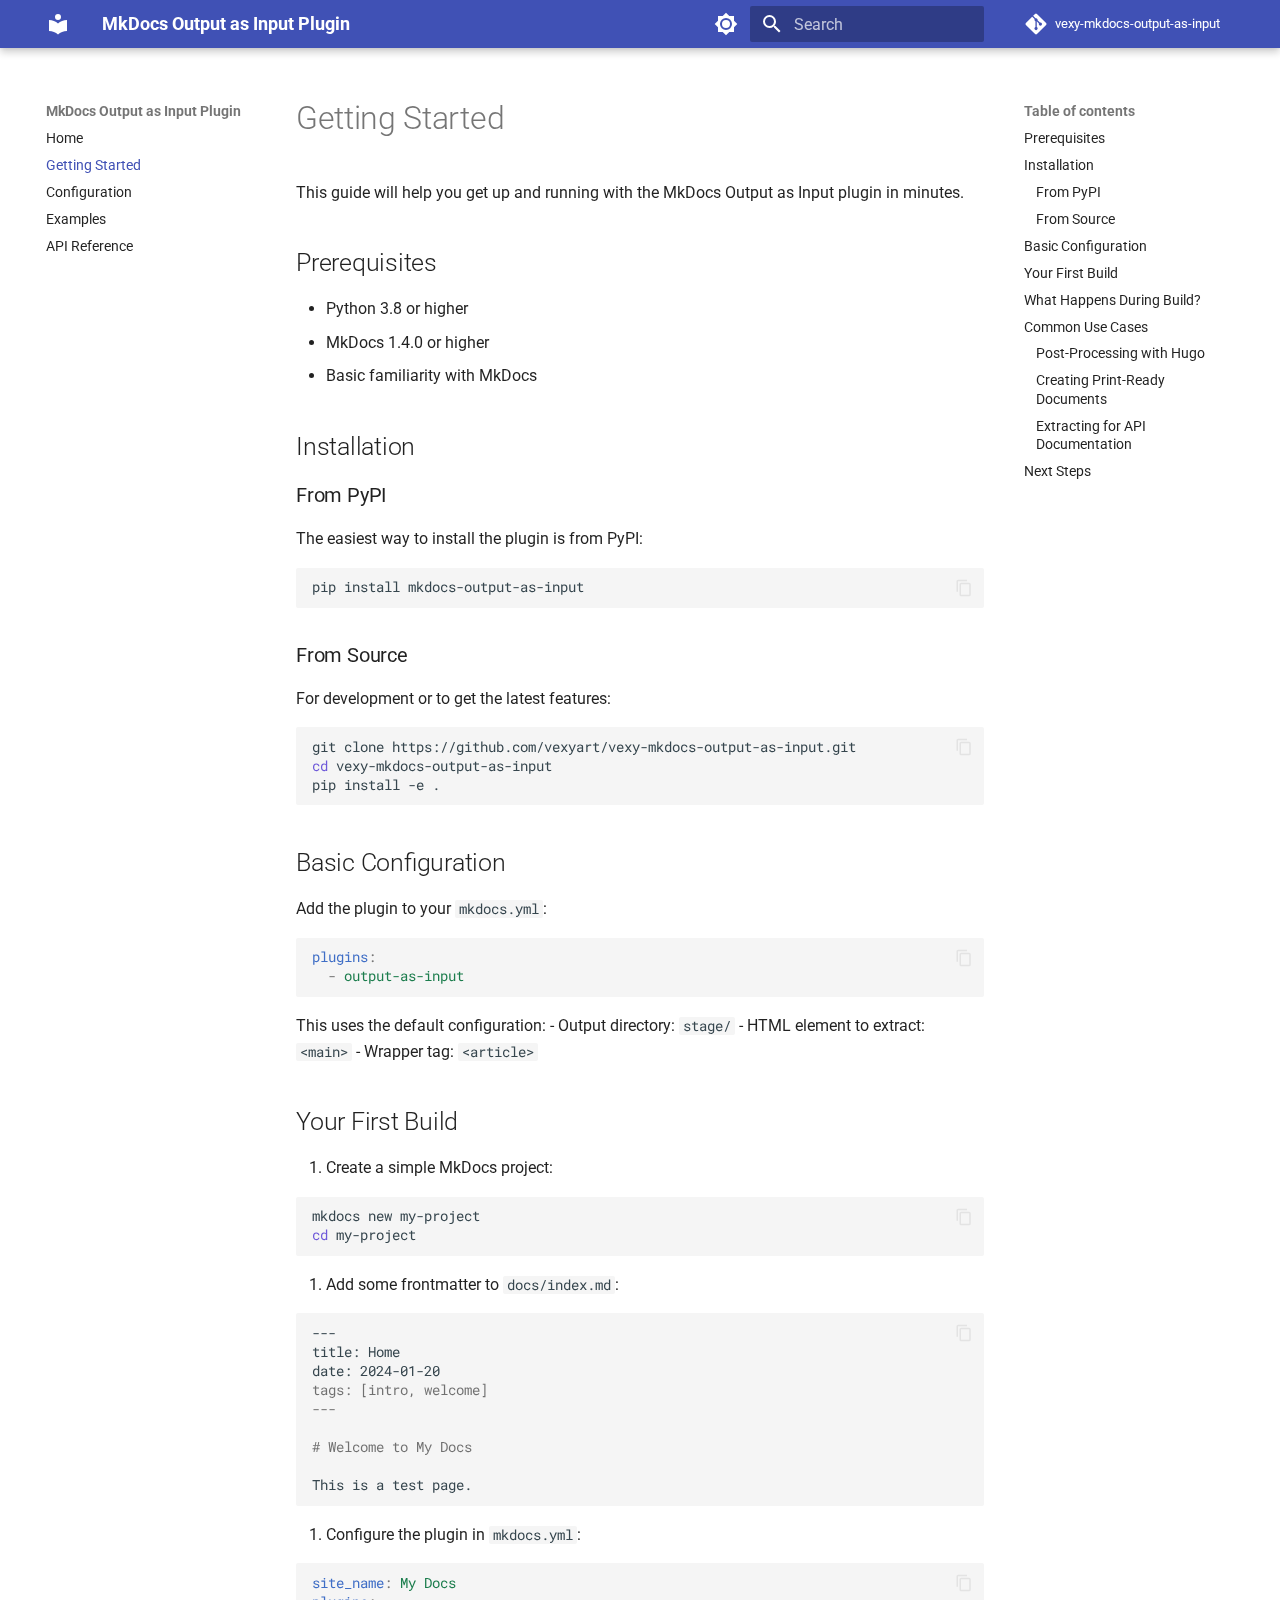
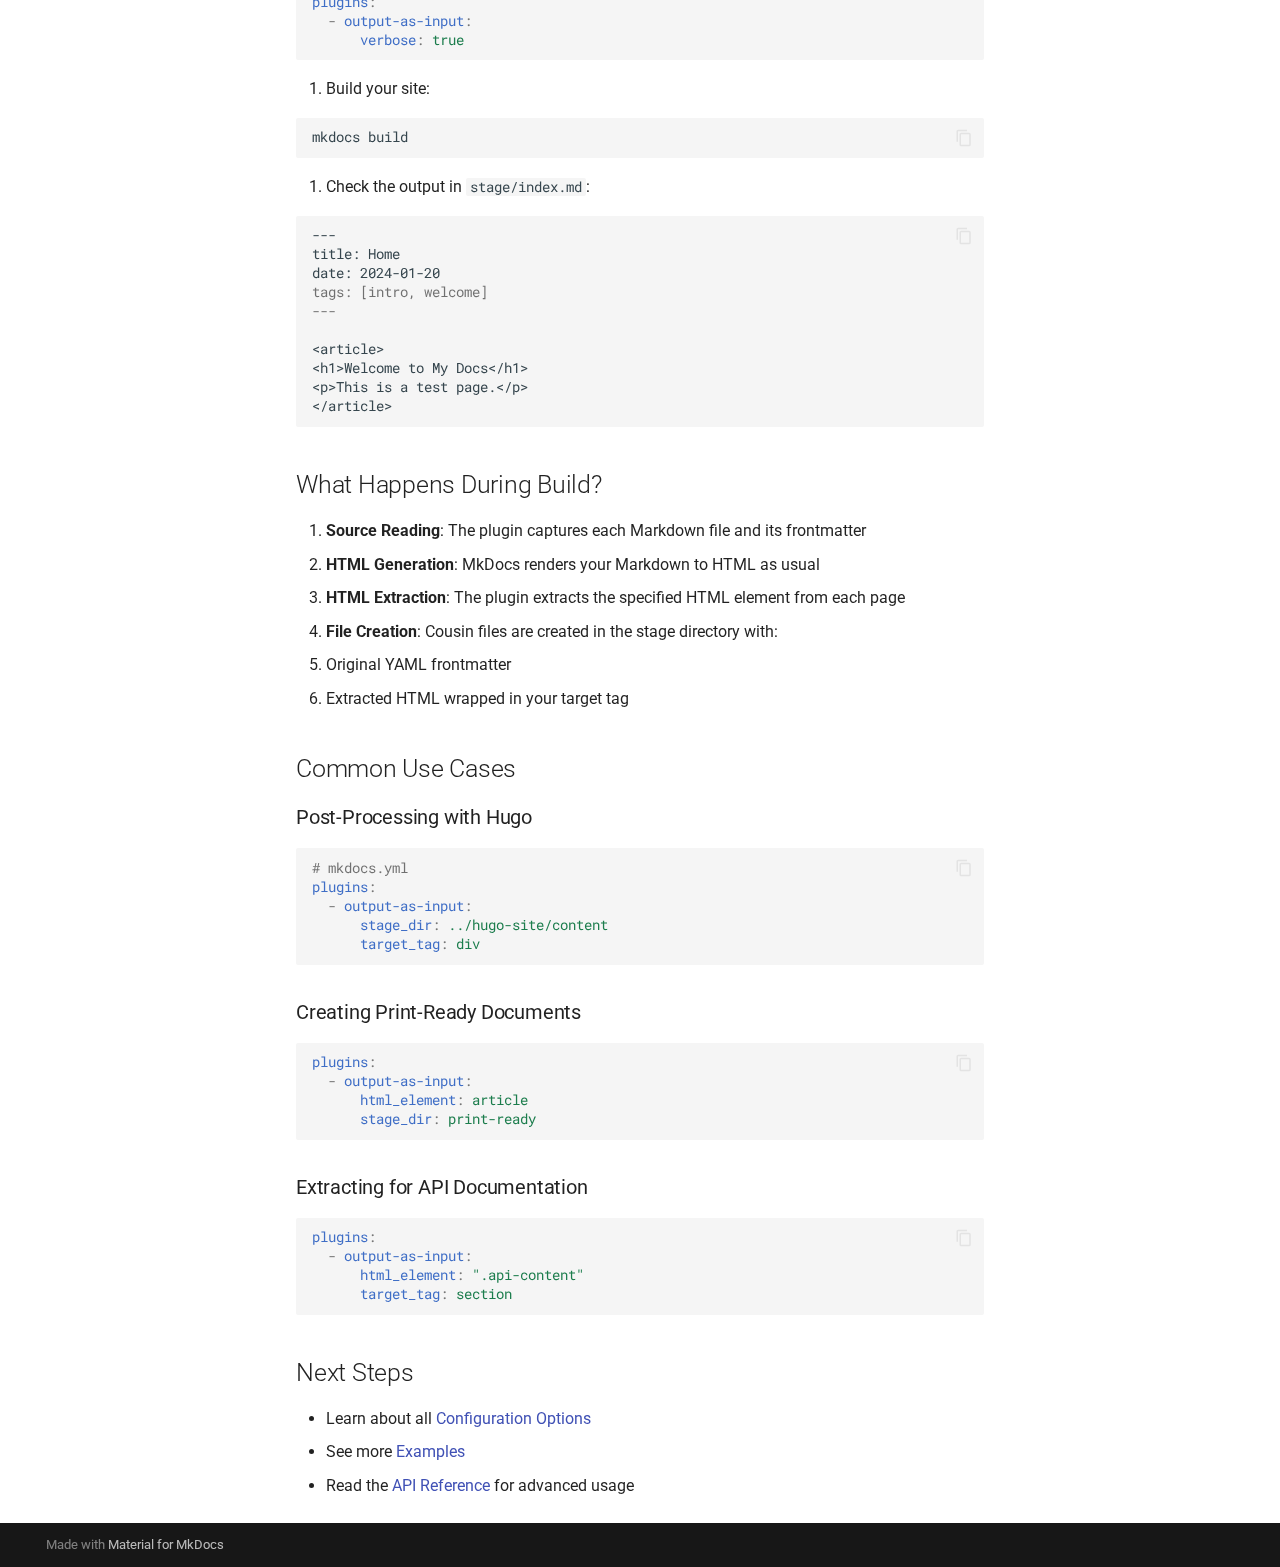
<file: docs/getting-started/index.html>
<!doctype html>
<html lang="en" class="no-js">
  <head>
    
      <meta charset="utf-8">
      <meta name="viewport" content="width=device-width,initial-scale=1">
      
        <meta name="description" content="Quick start guide for the MkDocs Output as Input plugin">
      
      
      
        <link rel="canonical" href="https://vexyart.github.io/vexy-mkdocs-output-as-input/getting-started/">
      
      
        <link rel="prev" href="..">
      
      
        <link rel="next" href="../configuration/">
      
      
      <link rel="icon" href="../assets/images/favicon.png">
      <meta name="generator" content="mkdocs-1.6.1, mkdocs-material-9.6.15">
    
    
      
        <title>Getting Started - MkDocs Output as Input Plugin</title>
      
    
    
      <link rel="stylesheet" href="../assets/stylesheets/main.342714a4.min.css">
      
        
        <link rel="stylesheet" href="../assets/stylesheets/palette.06af60db.min.css">
      
      


    
    
      
    
    
      
        
        
        <link rel="preconnect" href="https://fonts.gstatic.com" crossorigin>
        <link rel="stylesheet" href="https://fonts.googleapis.com/css?family=Roboto:300,300i,400,400i,700,700i%7CRoboto+Mono:400,400i,700,700i&display=fallback">
        <style>:root{--md-text-font:"Roboto";--md-code-font:"Roboto Mono"}</style>
      
    
    
      <link rel="stylesheet" href="../assets/_mkdocstrings.css">
    
    <script>__md_scope=new URL("..",location),__md_hash=e=>[...e].reduce(((e,_)=>(e<<5)-e+_.charCodeAt(0)),0),__md_get=(e,_=localStorage,t=__md_scope)=>JSON.parse(_.getItem(t.pathname+"."+e)),__md_set=(e,_,t=localStorage,a=__md_scope)=>{try{t.setItem(a.pathname+"."+e,JSON.stringify(_))}catch(e){}}</script>
    
      

    
    
    
  </head>
  
  
    
    
      
    
    
    
    
    <body dir="ltr" data-md-color-scheme="default" data-md-color-primary="indigo" data-md-color-accent="indigo">
  
    
    <input class="md-toggle" data-md-toggle="drawer" type="checkbox" id="__drawer" autocomplete="off">
    <input class="md-toggle" data-md-toggle="search" type="checkbox" id="__search" autocomplete="off">
    <label class="md-overlay" for="__drawer"></label>
    <div data-md-component="skip">
      
        
        <a href="#getting-started" class="md-skip">
          Skip to content
        </a>
      
    </div>
    <div data-md-component="announce">
      
    </div>
    
    
      

  

<header class="md-header md-header--shadow" data-md-component="header">
  <nav class="md-header__inner md-grid" aria-label="Header">
    <a href=".." title="MkDocs Output as Input Plugin" class="md-header__button md-logo" aria-label="MkDocs Output as Input Plugin" data-md-component="logo">
      
  
  <svg xmlns="http://www.w3.org/2000/svg" viewBox="0 0 24 24"><path d="M12 8a3 3 0 0 0 3-3 3 3 0 0 0-3-3 3 3 0 0 0-3 3 3 3 0 0 0 3 3m0 3.54C9.64 9.35 6.5 8 3 8v11c3.5 0 6.64 1.35 9 3.54 2.36-2.19 5.5-3.54 9-3.54V8c-3.5 0-6.64 1.35-9 3.54"/></svg>

    </a>
    <label class="md-header__button md-icon" for="__drawer">
      
      <svg xmlns="http://www.w3.org/2000/svg" viewBox="0 0 24 24"><path d="M3 6h18v2H3zm0 5h18v2H3zm0 5h18v2H3z"/></svg>
    </label>
    <div class="md-header__title" data-md-component="header-title">
      <div class="md-header__ellipsis">
        <div class="md-header__topic">
          <span class="md-ellipsis">
            MkDocs Output as Input Plugin
          </span>
        </div>
        <div class="md-header__topic" data-md-component="header-topic">
          <span class="md-ellipsis">
            
              Getting Started
            
          </span>
        </div>
      </div>
    </div>
    
      
        <form class="md-header__option" data-md-component="palette">
  
    
    
    
    <input class="md-option" data-md-color-media="" data-md-color-scheme="default" data-md-color-primary="indigo" data-md-color-accent="indigo"  aria-label="Switch to dark mode"  type="radio" name="__palette" id="__palette_0">
    
      <label class="md-header__button md-icon" title="Switch to dark mode" for="__palette_1" hidden>
        <svg xmlns="http://www.w3.org/2000/svg" viewBox="0 0 24 24"><path d="M12 8a4 4 0 0 0-4 4 4 4 0 0 0 4 4 4 4 0 0 0 4-4 4 4 0 0 0-4-4m0 10a6 6 0 0 1-6-6 6 6 0 0 1 6-6 6 6 0 0 1 6 6 6 6 0 0 1-6 6m8-9.31V4h-4.69L12 .69 8.69 4H4v4.69L.69 12 4 15.31V20h4.69L12 23.31 15.31 20H20v-4.69L23.31 12z"/></svg>
      </label>
    
  
    
    
    
    <input class="md-option" data-md-color-media="" data-md-color-scheme="slate" data-md-color-primary="indigo" data-md-color-accent="indigo"  aria-label="Switch to light mode"  type="radio" name="__palette" id="__palette_1">
    
      <label class="md-header__button md-icon" title="Switch to light mode" for="__palette_0" hidden>
        <svg xmlns="http://www.w3.org/2000/svg" viewBox="0 0 24 24"><path d="M12 18c-.89 0-1.74-.2-2.5-.55C11.56 16.5 13 14.42 13 12s-1.44-4.5-3.5-5.45C10.26 6.2 11.11 6 12 6a6 6 0 0 1 6 6 6 6 0 0 1-6 6m8-9.31V4h-4.69L12 .69 8.69 4H4v4.69L.69 12 4 15.31V20h4.69L12 23.31 15.31 20H20v-4.69L23.31 12z"/></svg>
      </label>
    
  
</form>
      
    
    
      <script>var palette=__md_get("__palette");if(palette&&palette.color){if("(prefers-color-scheme)"===palette.color.media){var media=matchMedia("(prefers-color-scheme: light)"),input=document.querySelector(media.matches?"[data-md-color-media='(prefers-color-scheme: light)']":"[data-md-color-media='(prefers-color-scheme: dark)']");palette.color.media=input.getAttribute("data-md-color-media"),palette.color.scheme=input.getAttribute("data-md-color-scheme"),palette.color.primary=input.getAttribute("data-md-color-primary"),palette.color.accent=input.getAttribute("data-md-color-accent")}for(var[key,value]of Object.entries(palette.color))document.body.setAttribute("data-md-color-"+key,value)}</script>
    
    
    
      
      
        <label class="md-header__button md-icon" for="__search">
          
          <svg xmlns="http://www.w3.org/2000/svg" viewBox="0 0 24 24"><path d="M9.5 3A6.5 6.5 0 0 1 16 9.5c0 1.61-.59 3.09-1.56 4.23l.27.27h.79l5 5-1.5 1.5-5-5v-.79l-.27-.27A6.52 6.52 0 0 1 9.5 16 6.5 6.5 0 0 1 3 9.5 6.5 6.5 0 0 1 9.5 3m0 2C7 5 5 7 5 9.5S7 14 9.5 14 14 12 14 9.5 12 5 9.5 5"/></svg>
        </label>
        <div class="md-search" data-md-component="search" role="dialog">
  <label class="md-search__overlay" for="__search"></label>
  <div class="md-search__inner" role="search">
    <form class="md-search__form" name="search">
      <input type="text" class="md-search__input" name="query" aria-label="Search" placeholder="Search" autocapitalize="off" autocorrect="off" autocomplete="off" spellcheck="false" data-md-component="search-query" required>
      <label class="md-search__icon md-icon" for="__search">
        
        <svg xmlns="http://www.w3.org/2000/svg" viewBox="0 0 24 24"><path d="M9.5 3A6.5 6.5 0 0 1 16 9.5c0 1.61-.59 3.09-1.56 4.23l.27.27h.79l5 5-1.5 1.5-5-5v-.79l-.27-.27A6.52 6.52 0 0 1 9.5 16 6.5 6.5 0 0 1 3 9.5 6.5 6.5 0 0 1 9.5 3m0 2C7 5 5 7 5 9.5S7 14 9.5 14 14 12 14 9.5 12 5 9.5 5"/></svg>
        
        <svg xmlns="http://www.w3.org/2000/svg" viewBox="0 0 24 24"><path d="M20 11v2H8l5.5 5.5-1.42 1.42L4.16 12l7.92-7.92L13.5 5.5 8 11z"/></svg>
      </label>
      <nav class="md-search__options" aria-label="Search">
        
        <button type="reset" class="md-search__icon md-icon" title="Clear" aria-label="Clear" tabindex="-1">
          
          <svg xmlns="http://www.w3.org/2000/svg" viewBox="0 0 24 24"><path d="M19 6.41 17.59 5 12 10.59 6.41 5 5 6.41 10.59 12 5 17.59 6.41 19 12 13.41 17.59 19 19 17.59 13.41 12z"/></svg>
        </button>
      </nav>
      
        <div class="md-search__suggest" data-md-component="search-suggest"></div>
      
    </form>
    <div class="md-search__output">
      <div class="md-search__scrollwrap" tabindex="0" data-md-scrollfix>
        <div class="md-search-result" data-md-component="search-result">
          <div class="md-search-result__meta">
            Initializing search
          </div>
          <ol class="md-search-result__list" role="presentation"></ol>
        </div>
      </div>
    </div>
  </div>
</div>
      
    
    
      <div class="md-header__source">
        <a href="https://github.com/vexyart/vexy-mkdocs-output-as-input" title="Go to repository" class="md-source" data-md-component="source">
  <div class="md-source__icon md-icon">
    
    <svg xmlns="http://www.w3.org/2000/svg" viewBox="0 0 448 512"><!--! Font Awesome Free 6.7.2 by @fontawesome - https://fontawesome.com License - https://fontawesome.com/license/free (Icons: CC BY 4.0, Fonts: SIL OFL 1.1, Code: MIT License) Copyright 2024 Fonticons, Inc.--><path d="M439.55 236.05 244 40.45a28.87 28.87 0 0 0-40.81 0l-40.66 40.63 51.52 51.52c27.06-9.14 52.68 16.77 43.39 43.68l49.66 49.66c34.23-11.8 61.18 31 35.47 56.69-26.49 26.49-70.21-2.87-56-37.34L240.22 199v121.85c25.3 12.54 22.26 41.85 9.08 55a34.34 34.34 0 0 1-48.55 0c-17.57-17.6-11.07-46.91 11.25-56v-123c-20.8-8.51-24.6-30.74-18.64-45L142.57 101 8.45 235.14a28.86 28.86 0 0 0 0 40.81l195.61 195.6a28.86 28.86 0 0 0 40.8 0l194.69-194.69a28.86 28.86 0 0 0 0-40.81"/></svg>
  </div>
  <div class="md-source__repository">
    vexy-mkdocs-output-as-input
  </div>
</a>
      </div>
    
  </nav>
  
</header>
    
    <div class="md-container" data-md-component="container">
      
      
        
          
        
      
      <main class="md-main" data-md-component="main">
        <div class="md-main__inner md-grid">
          
            
              
              <div class="md-sidebar md-sidebar--primary" data-md-component="sidebar" data-md-type="navigation" >
                <div class="md-sidebar__scrollwrap">
                  <div class="md-sidebar__inner">
                    



<nav class="md-nav md-nav--primary" aria-label="Navigation" data-md-level="0">
  <label class="md-nav__title" for="__drawer">
    <a href=".." title="MkDocs Output as Input Plugin" class="md-nav__button md-logo" aria-label="MkDocs Output as Input Plugin" data-md-component="logo">
      
  
  <svg xmlns="http://www.w3.org/2000/svg" viewBox="0 0 24 24"><path d="M12 8a3 3 0 0 0 3-3 3 3 0 0 0-3-3 3 3 0 0 0-3 3 3 3 0 0 0 3 3m0 3.54C9.64 9.35 6.5 8 3 8v11c3.5 0 6.64 1.35 9 3.54 2.36-2.19 5.5-3.54 9-3.54V8c-3.5 0-6.64 1.35-9 3.54"/></svg>

    </a>
    MkDocs Output as Input Plugin
  </label>
  
    <div class="md-nav__source">
      <a href="https://github.com/vexyart/vexy-mkdocs-output-as-input" title="Go to repository" class="md-source" data-md-component="source">
  <div class="md-source__icon md-icon">
    
    <svg xmlns="http://www.w3.org/2000/svg" viewBox="0 0 448 512"><!--! Font Awesome Free 6.7.2 by @fontawesome - https://fontawesome.com License - https://fontawesome.com/license/free (Icons: CC BY 4.0, Fonts: SIL OFL 1.1, Code: MIT License) Copyright 2024 Fonticons, Inc.--><path d="M439.55 236.05 244 40.45a28.87 28.87 0 0 0-40.81 0l-40.66 40.63 51.52 51.52c27.06-9.14 52.68 16.77 43.39 43.68l49.66 49.66c34.23-11.8 61.18 31 35.47 56.69-26.49 26.49-70.21-2.87-56-37.34L240.22 199v121.85c25.3 12.54 22.26 41.85 9.08 55a34.34 34.34 0 0 1-48.55 0c-17.57-17.6-11.07-46.91 11.25-56v-123c-20.8-8.51-24.6-30.74-18.64-45L142.57 101 8.45 235.14a28.86 28.86 0 0 0 0 40.81l195.61 195.6a28.86 28.86 0 0 0 40.8 0l194.69-194.69a28.86 28.86 0 0 0 0-40.81"/></svg>
  </div>
  <div class="md-source__repository">
    vexy-mkdocs-output-as-input
  </div>
</a>
    </div>
  
  <ul class="md-nav__list" data-md-scrollfix>
    
      
      
  
  
  
  
    <li class="md-nav__item">
      <a href=".." class="md-nav__link">
        
  
  
  <span class="md-ellipsis">
    Home
    
  </span>
  

      </a>
    </li>
  

    
      
      
  
  
    
  
  
  
    <li class="md-nav__item md-nav__item--active">
      
      <input class="md-nav__toggle md-toggle" type="checkbox" id="__toc">
      
      
        
      
      
        <label class="md-nav__link md-nav__link--active" for="__toc">
          
  
  
  <span class="md-ellipsis">
    Getting Started
    
  </span>
  

          <span class="md-nav__icon md-icon"></span>
        </label>
      
      <a href="./" class="md-nav__link md-nav__link--active">
        
  
  
  <span class="md-ellipsis">
    Getting Started
    
  </span>
  

      </a>
      
        

<nav class="md-nav md-nav--secondary" aria-label="Table of contents">
  
  
  
    
  
  
    <label class="md-nav__title" for="__toc">
      <span class="md-nav__icon md-icon"></span>
      Table of contents
    </label>
    <ul class="md-nav__list" data-md-component="toc" data-md-scrollfix>
      
        <li class="md-nav__item">
  <a href="#prerequisites" class="md-nav__link">
    <span class="md-ellipsis">
      Prerequisites
    </span>
  </a>
  
</li>
      
        <li class="md-nav__item">
  <a href="#installation" class="md-nav__link">
    <span class="md-ellipsis">
      Installation
    </span>
  </a>
  
    <nav class="md-nav" aria-label="Installation">
      <ul class="md-nav__list">
        
          <li class="md-nav__item">
  <a href="#from-pypi" class="md-nav__link">
    <span class="md-ellipsis">
      From PyPI
    </span>
  </a>
  
</li>
        
          <li class="md-nav__item">
  <a href="#from-source" class="md-nav__link">
    <span class="md-ellipsis">
      From Source
    </span>
  </a>
  
</li>
        
      </ul>
    </nav>
  
</li>
      
        <li class="md-nav__item">
  <a href="#basic-configuration" class="md-nav__link">
    <span class="md-ellipsis">
      Basic Configuration
    </span>
  </a>
  
</li>
      
        <li class="md-nav__item">
  <a href="#your-first-build" class="md-nav__link">
    <span class="md-ellipsis">
      Your First Build
    </span>
  </a>
  
</li>
      
        <li class="md-nav__item">
  <a href="#what-happens-during-build" class="md-nav__link">
    <span class="md-ellipsis">
      What Happens During Build?
    </span>
  </a>
  
</li>
      
        <li class="md-nav__item">
  <a href="#common-use-cases" class="md-nav__link">
    <span class="md-ellipsis">
      Common Use Cases
    </span>
  </a>
  
    <nav class="md-nav" aria-label="Common Use Cases">
      <ul class="md-nav__list">
        
          <li class="md-nav__item">
  <a href="#post-processing-with-hugo" class="md-nav__link">
    <span class="md-ellipsis">
      Post-Processing with Hugo
    </span>
  </a>
  
</li>
        
          <li class="md-nav__item">
  <a href="#creating-print-ready-documents" class="md-nav__link">
    <span class="md-ellipsis">
      Creating Print-Ready Documents
    </span>
  </a>
  
</li>
        
          <li class="md-nav__item">
  <a href="#extracting-for-api-documentation" class="md-nav__link">
    <span class="md-ellipsis">
      Extracting for API Documentation
    </span>
  </a>
  
</li>
        
      </ul>
    </nav>
  
</li>
      
        <li class="md-nav__item">
  <a href="#next-steps" class="md-nav__link">
    <span class="md-ellipsis">
      Next Steps
    </span>
  </a>
  
</li>
      
    </ul>
  
</nav>
      
    </li>
  

    
      
      
  
  
  
  
    <li class="md-nav__item">
      <a href="../configuration/" class="md-nav__link">
        
  
  
  <span class="md-ellipsis">
    Configuration
    
  </span>
  

      </a>
    </li>
  

    
      
      
  
  
  
  
    <li class="md-nav__item">
      <a href="../examples/" class="md-nav__link">
        
  
  
  <span class="md-ellipsis">
    Examples
    
  </span>
  

      </a>
    </li>
  

    
      
      
  
  
  
  
    <li class="md-nav__item">
      <a href="../api/" class="md-nav__link">
        
  
  
  <span class="md-ellipsis">
    API Reference
    
  </span>
  

      </a>
    </li>
  

    
  </ul>
</nav>
                  </div>
                </div>
              </div>
            
            
              
              <div class="md-sidebar md-sidebar--secondary" data-md-component="sidebar" data-md-type="toc" >
                <div class="md-sidebar__scrollwrap">
                  <div class="md-sidebar__inner">
                    

<nav class="md-nav md-nav--secondary" aria-label="Table of contents">
  
  
  
    
  
  
    <label class="md-nav__title" for="__toc">
      <span class="md-nav__icon md-icon"></span>
      Table of contents
    </label>
    <ul class="md-nav__list" data-md-component="toc" data-md-scrollfix>
      
        <li class="md-nav__item">
  <a href="#prerequisites" class="md-nav__link">
    <span class="md-ellipsis">
      Prerequisites
    </span>
  </a>
  
</li>
      
        <li class="md-nav__item">
  <a href="#installation" class="md-nav__link">
    <span class="md-ellipsis">
      Installation
    </span>
  </a>
  
    <nav class="md-nav" aria-label="Installation">
      <ul class="md-nav__list">
        
          <li class="md-nav__item">
  <a href="#from-pypi" class="md-nav__link">
    <span class="md-ellipsis">
      From PyPI
    </span>
  </a>
  
</li>
        
          <li class="md-nav__item">
  <a href="#from-source" class="md-nav__link">
    <span class="md-ellipsis">
      From Source
    </span>
  </a>
  
</li>
        
      </ul>
    </nav>
  
</li>
      
        <li class="md-nav__item">
  <a href="#basic-configuration" class="md-nav__link">
    <span class="md-ellipsis">
      Basic Configuration
    </span>
  </a>
  
</li>
      
        <li class="md-nav__item">
  <a href="#your-first-build" class="md-nav__link">
    <span class="md-ellipsis">
      Your First Build
    </span>
  </a>
  
</li>
      
        <li class="md-nav__item">
  <a href="#what-happens-during-build" class="md-nav__link">
    <span class="md-ellipsis">
      What Happens During Build?
    </span>
  </a>
  
</li>
      
        <li class="md-nav__item">
  <a href="#common-use-cases" class="md-nav__link">
    <span class="md-ellipsis">
      Common Use Cases
    </span>
  </a>
  
    <nav class="md-nav" aria-label="Common Use Cases">
      <ul class="md-nav__list">
        
          <li class="md-nav__item">
  <a href="#post-processing-with-hugo" class="md-nav__link">
    <span class="md-ellipsis">
      Post-Processing with Hugo
    </span>
  </a>
  
</li>
        
          <li class="md-nav__item">
  <a href="#creating-print-ready-documents" class="md-nav__link">
    <span class="md-ellipsis">
      Creating Print-Ready Documents
    </span>
  </a>
  
</li>
        
          <li class="md-nav__item">
  <a href="#extracting-for-api-documentation" class="md-nav__link">
    <span class="md-ellipsis">
      Extracting for API Documentation
    </span>
  </a>
  
</li>
        
      </ul>
    </nav>
  
</li>
      
        <li class="md-nav__item">
  <a href="#next-steps" class="md-nav__link">
    <span class="md-ellipsis">
      Next Steps
    </span>
  </a>
  
</li>
      
    </ul>
  
</nav>
                  </div>
                </div>
              </div>
            
          
          
            <div class="md-content" data-md-component="content">
              <article class="md-content__inner md-typeset">
                
                  


  
  


<h1 id="getting-started">Getting Started<a class="headerlink" href="#getting-started" title="Permanent link">&para;</a></h1>
<p>This guide will help you get up and running with the MkDocs Output as Input plugin in minutes.</p>
<h2 id="prerequisites">Prerequisites<a class="headerlink" href="#prerequisites" title="Permanent link">&para;</a></h2>
<ul>
<li>Python 3.8 or higher</li>
<li>MkDocs 1.4.0 or higher</li>
<li>Basic familiarity with MkDocs</li>
</ul>
<h2 id="installation">Installation<a class="headerlink" href="#installation" title="Permanent link">&para;</a></h2>
<h3 id="from-pypi">From PyPI<a class="headerlink" href="#from-pypi" title="Permanent link">&para;</a></h3>
<p>The easiest way to install the plugin is from PyPI:</p>
<div class="highlight"><pre><span></span><code><a id="__codelineno-0-1" name="__codelineno-0-1" href="#__codelineno-0-1"></a>pip<span class="w"> </span>install<span class="w"> </span>mkdocs-output-as-input
</code></pre></div>
<h3 id="from-source">From Source<a class="headerlink" href="#from-source" title="Permanent link">&para;</a></h3>
<p>For development or to get the latest features:</p>
<div class="highlight"><pre><span></span><code><a id="__codelineno-1-1" name="__codelineno-1-1" href="#__codelineno-1-1"></a>git<span class="w"> </span>clone<span class="w"> </span>https://github.com/vexyart/vexy-mkdocs-output-as-input.git
<a id="__codelineno-1-2" name="__codelineno-1-2" href="#__codelineno-1-2"></a><span class="nb">cd</span><span class="w"> </span>vexy-mkdocs-output-as-input
<a id="__codelineno-1-3" name="__codelineno-1-3" href="#__codelineno-1-3"></a>pip<span class="w"> </span>install<span class="w"> </span>-e<span class="w"> </span>.
</code></pre></div>
<h2 id="basic-configuration">Basic Configuration<a class="headerlink" href="#basic-configuration" title="Permanent link">&para;</a></h2>
<p>Add the plugin to your <code>mkdocs.yml</code>:</p>
<div class="highlight"><pre><span></span><code><a id="__codelineno-2-1" name="__codelineno-2-1" href="#__codelineno-2-1"></a><span class="nt">plugins</span><span class="p">:</span>
<a id="__codelineno-2-2" name="__codelineno-2-2" href="#__codelineno-2-2"></a><span class="w">  </span><span class="p p-Indicator">-</span><span class="w"> </span><span class="l l-Scalar l-Scalar-Plain">output-as-input</span>
</code></pre></div>
<p>This uses the default configuration:
- Output directory: <code>stage/</code>
- HTML element to extract: <code>&lt;main&gt;</code>
- Wrapper tag: <code>&lt;article&gt;</code></p>
<h2 id="your-first-build">Your First Build<a class="headerlink" href="#your-first-build" title="Permanent link">&para;</a></h2>
<ol>
<li>Create a simple MkDocs project:</li>
</ol>
<div class="highlight"><pre><span></span><code><a id="__codelineno-3-1" name="__codelineno-3-1" href="#__codelineno-3-1"></a>mkdocs<span class="w"> </span>new<span class="w"> </span>my-project
<a id="__codelineno-3-2" name="__codelineno-3-2" href="#__codelineno-3-2"></a><span class="nb">cd</span><span class="w"> </span>my-project
</code></pre></div>
<ol>
<li>Add some frontmatter to <code>docs/index.md</code>:</li>
</ol>
<div class="highlight"><pre><span></span><code><a id="__codelineno-4-1" name="__codelineno-4-1" href="#__codelineno-4-1"></a>---
<a id="__codelineno-4-2" name="__codelineno-4-2" href="#__codelineno-4-2"></a>title: Home
<a id="__codelineno-4-3" name="__codelineno-4-3" href="#__codelineno-4-3"></a>date: 2024-01-20
<a id="__codelineno-4-4" name="__codelineno-4-4" href="#__codelineno-4-4"></a><span class="gu">tags: [intro, welcome]</span>
<a id="__codelineno-4-5" name="__codelineno-4-5" href="#__codelineno-4-5"></a><span class="gu">---</span>
<a id="__codelineno-4-6" name="__codelineno-4-6" href="#__codelineno-4-6"></a>
<a id="__codelineno-4-7" name="__codelineno-4-7" href="#__codelineno-4-7"></a><span class="gh"># Welcome to My Docs</span>
<a id="__codelineno-4-8" name="__codelineno-4-8" href="#__codelineno-4-8"></a>
<a id="__codelineno-4-9" name="__codelineno-4-9" href="#__codelineno-4-9"></a>This is a test page.
</code></pre></div>
<ol>
<li>Configure the plugin in <code>mkdocs.yml</code>:</li>
</ol>
<div class="highlight"><pre><span></span><code><a id="__codelineno-5-1" name="__codelineno-5-1" href="#__codelineno-5-1"></a><span class="nt">site_name</span><span class="p">:</span><span class="w"> </span><span class="l l-Scalar l-Scalar-Plain">My Docs</span>
<a id="__codelineno-5-2" name="__codelineno-5-2" href="#__codelineno-5-2"></a><span class="nt">plugins</span><span class="p">:</span>
<a id="__codelineno-5-3" name="__codelineno-5-3" href="#__codelineno-5-3"></a><span class="w">  </span><span class="p p-Indicator">-</span><span class="w"> </span><span class="nt">output-as-input</span><span class="p">:</span>
<a id="__codelineno-5-4" name="__codelineno-5-4" href="#__codelineno-5-4"></a><span class="w">      </span><span class="nt">verbose</span><span class="p">:</span><span class="w"> </span><span class="l l-Scalar l-Scalar-Plain">true</span>
</code></pre></div>
<ol>
<li>Build your site:</li>
</ol>
<div class="highlight"><pre><span></span><code><a id="__codelineno-6-1" name="__codelineno-6-1" href="#__codelineno-6-1"></a>mkdocs<span class="w"> </span>build
</code></pre></div>
<ol>
<li>Check the output in <code>stage/index.md</code>:</li>
</ol>
<div class="highlight"><pre><span></span><code><a id="__codelineno-7-1" name="__codelineno-7-1" href="#__codelineno-7-1"></a>---
<a id="__codelineno-7-2" name="__codelineno-7-2" href="#__codelineno-7-2"></a>title: Home
<a id="__codelineno-7-3" name="__codelineno-7-3" href="#__codelineno-7-3"></a>date: 2024-01-20
<a id="__codelineno-7-4" name="__codelineno-7-4" href="#__codelineno-7-4"></a><span class="gu">tags: [intro, welcome]</span>
<a id="__codelineno-7-5" name="__codelineno-7-5" href="#__codelineno-7-5"></a><span class="gu">---</span>
<a id="__codelineno-7-6" name="__codelineno-7-6" href="#__codelineno-7-6"></a>
<a id="__codelineno-7-7" name="__codelineno-7-7" href="#__codelineno-7-7"></a>&lt;article&gt;
<a id="__codelineno-7-8" name="__codelineno-7-8" href="#__codelineno-7-8"></a>&lt;h1&gt;Welcome to My Docs&lt;/h1&gt;
<a id="__codelineno-7-9" name="__codelineno-7-9" href="#__codelineno-7-9"></a>&lt;p&gt;This is a test page.&lt;/p&gt;
<a id="__codelineno-7-10" name="__codelineno-7-10" href="#__codelineno-7-10"></a>&lt;/article&gt;
</code></pre></div>
<h2 id="what-happens-during-build">What Happens During Build?<a class="headerlink" href="#what-happens-during-build" title="Permanent link">&para;</a></h2>
<ol>
<li><strong>Source Reading</strong>: The plugin captures each Markdown file and its frontmatter</li>
<li><strong>HTML Generation</strong>: MkDocs renders your Markdown to HTML as usual</li>
<li><strong>HTML Extraction</strong>: The plugin extracts the specified HTML element from each page</li>
<li><strong>File Creation</strong>: Cousin files are created in the stage directory with:</li>
<li>Original YAML frontmatter</li>
<li>Extracted HTML wrapped in your target tag</li>
</ol>
<h2 id="common-use-cases">Common Use Cases<a class="headerlink" href="#common-use-cases" title="Permanent link">&para;</a></h2>
<h3 id="post-processing-with-hugo">Post-Processing with Hugo<a class="headerlink" href="#post-processing-with-hugo" title="Permanent link">&para;</a></h3>
<div class="highlight"><pre><span></span><code><a id="__codelineno-8-1" name="__codelineno-8-1" href="#__codelineno-8-1"></a><span class="c1"># mkdocs.yml</span>
<a id="__codelineno-8-2" name="__codelineno-8-2" href="#__codelineno-8-2"></a><span class="nt">plugins</span><span class="p">:</span>
<a id="__codelineno-8-3" name="__codelineno-8-3" href="#__codelineno-8-3"></a><span class="w">  </span><span class="p p-Indicator">-</span><span class="w"> </span><span class="nt">output-as-input</span><span class="p">:</span>
<a id="__codelineno-8-4" name="__codelineno-8-4" href="#__codelineno-8-4"></a><span class="w">      </span><span class="nt">stage_dir</span><span class="p">:</span><span class="w"> </span><span class="l l-Scalar l-Scalar-Plain">../hugo-site/content</span>
<a id="__codelineno-8-5" name="__codelineno-8-5" href="#__codelineno-8-5"></a><span class="w">      </span><span class="nt">target_tag</span><span class="p">:</span><span class="w"> </span><span class="l l-Scalar l-Scalar-Plain">div</span>
</code></pre></div>
<h3 id="creating-print-ready-documents">Creating Print-Ready Documents<a class="headerlink" href="#creating-print-ready-documents" title="Permanent link">&para;</a></h3>
<div class="highlight"><pre><span></span><code><a id="__codelineno-9-1" name="__codelineno-9-1" href="#__codelineno-9-1"></a><span class="nt">plugins</span><span class="p">:</span>
<a id="__codelineno-9-2" name="__codelineno-9-2" href="#__codelineno-9-2"></a><span class="w">  </span><span class="p p-Indicator">-</span><span class="w"> </span><span class="nt">output-as-input</span><span class="p">:</span>
<a id="__codelineno-9-3" name="__codelineno-9-3" href="#__codelineno-9-3"></a><span class="w">      </span><span class="nt">html_element</span><span class="p">:</span><span class="w"> </span><span class="l l-Scalar l-Scalar-Plain">article</span>
<a id="__codelineno-9-4" name="__codelineno-9-4" href="#__codelineno-9-4"></a><span class="w">      </span><span class="nt">stage_dir</span><span class="p">:</span><span class="w"> </span><span class="l l-Scalar l-Scalar-Plain">print-ready</span>
</code></pre></div>
<h3 id="extracting-for-api-documentation">Extracting for API Documentation<a class="headerlink" href="#extracting-for-api-documentation" title="Permanent link">&para;</a></h3>
<div class="highlight"><pre><span></span><code><a id="__codelineno-10-1" name="__codelineno-10-1" href="#__codelineno-10-1"></a><span class="nt">plugins</span><span class="p">:</span>
<a id="__codelineno-10-2" name="__codelineno-10-2" href="#__codelineno-10-2"></a><span class="w">  </span><span class="p p-Indicator">-</span><span class="w"> </span><span class="nt">output-as-input</span><span class="p">:</span>
<a id="__codelineno-10-3" name="__codelineno-10-3" href="#__codelineno-10-3"></a><span class="w">      </span><span class="nt">html_element</span><span class="p">:</span><span class="w"> </span><span class="s">&quot;.api-content&quot;</span>
<a id="__codelineno-10-4" name="__codelineno-10-4" href="#__codelineno-10-4"></a><span class="w">      </span><span class="nt">target_tag</span><span class="p">:</span><span class="w"> </span><span class="l l-Scalar l-Scalar-Plain">section</span>
</code></pre></div>
<h2 id="next-steps">Next Steps<a class="headerlink" href="#next-steps" title="Permanent link">&para;</a></h2>
<ul>
<li>Learn about all <a href="../configuration/">Configuration Options</a></li>
<li>See more <a href="../examples/">Examples</a></li>
<li>Read the <a href="../api/">API Reference</a> for advanced usage</li>
</ul>







  
  






                
              </article>
            </div>
          
          
<script>var target=document.getElementById(location.hash.slice(1));target&&target.name&&(target.checked=target.name.startsWith("__tabbed_"))</script>
        </div>
        
          <button type="button" class="md-top md-icon" data-md-component="top" hidden>
  
  <svg xmlns="http://www.w3.org/2000/svg" viewBox="0 0 24 24"><path d="M13 20h-2V8l-5.5 5.5-1.42-1.42L12 4.16l7.92 7.92-1.42 1.42L13 8z"/></svg>
  Back to top
</button>
        
      </main>
      
        <footer class="md-footer">
  
  <div class="md-footer-meta md-typeset">
    <div class="md-footer-meta__inner md-grid">
      <div class="md-copyright">
  
  
    Made with
    <a href="https://squidfunk.github.io/mkdocs-material/" target="_blank" rel="noopener">
      Material for MkDocs
    </a>
  
</div>
      
    </div>
  </div>
</footer>
      
    </div>
    <div class="md-dialog" data-md-component="dialog">
      <div class="md-dialog__inner md-typeset"></div>
    </div>
    
    
    
      
      <script id="__config" type="application/json">{"base": "..", "features": ["navigation.sections", "navigation.expand", "navigation.top", "search.suggest", "search.highlight", "content.code.copy"], "search": "../assets/javascripts/workers/search.d50fe291.min.js", "tags": null, "translations": {"clipboard.copied": "Copied to clipboard", "clipboard.copy": "Copy to clipboard", "search.result.more.one": "1 more on this page", "search.result.more.other": "# more on this page", "search.result.none": "No matching documents", "search.result.one": "1 matching document", "search.result.other": "# matching documents", "search.result.placeholder": "Type to start searching", "search.result.term.missing": "Missing", "select.version": "Select version"}, "version": null}</script>
    
    
      <script src="../assets/javascripts/bundle.56ea9cef.min.js"></script>
      
    
  </body>
</html>
</file>
<file: docs/assets/_mkdocstrings.css>
/* Avoid breaking parameter names, etc. in table cells. */
.doc-contents td code {
  word-break: normal !important;
}

/* No line break before first paragraph of descriptions. */
.doc-md-description,
.doc-md-description>p:first-child {
  display: inline;
}

/* No text transformation from Material for MkDocs for H5 headings. */
.md-typeset h5 .doc-object-name {
  text-transform: none;
}

/* Max width for docstring sections tables. */
.doc .md-typeset__table,
.doc .md-typeset__table table {
  display: table !important;
  width: 100%;
}

.doc .md-typeset__table tr {
  display: table-row;
}

/* Defaults in Spacy table style. */
.doc-param-default {
  float: right;
}

/* Parameter headings must be inline, not blocks. */
.doc-heading-parameter {
  display: inline;
}

/* Default font size for parameter headings. */
.md-typeset .doc-heading-parameter {
  font-size: inherit;
}

/* Prefer space on the right, not the left of parameter permalinks. */
.doc-heading-parameter .headerlink {
  margin-left: 0 !important;
  margin-right: 0.2rem;
}

/* Backward-compatibility: docstring section titles in bold. */
.doc-section-title {
  font-weight: bold;
}

/* Backlinks crumb separator. */
.doc-backlink-crumb {
  display: inline-flex;
  gap: .2rem;
  white-space: nowrap;
  align-items: center;
  vertical-align: middle;
}
.doc-backlink-crumb:not(:first-child)::before {
  background-color: var(--md-default-fg-color--lighter);
  content: "";
  display: inline;
  height: 1rem;
  --md-path-icon: url('data:image/svg+xml;charset=utf-8,<svg xmlns="http://www.w3.org/2000/svg" viewBox="0 0 24 24"><path d="M8.59 16.58 13.17 12 8.59 7.41 10 6l6 6-6 6z"/></svg>');
  -webkit-mask-image: var(--md-path-icon);
  mask-image: var(--md-path-icon);
  width: 1rem;
}
.doc-backlink-crumb.last {
  font-weight: bold;
}

/* Symbols in Navigation and ToC. */
:root, :host,
[data-md-color-scheme="default"] {
  --doc-symbol-parameter-fg-color: #df50af;
  --doc-symbol-attribute-fg-color: #953800;
  --doc-symbol-function-fg-color: #8250df;
  --doc-symbol-method-fg-color: #8250df;
  --doc-symbol-class-fg-color: #0550ae;
  --doc-symbol-module-fg-color: #5cad0f;

  --doc-symbol-parameter-bg-color: #df50af1a;
  --doc-symbol-attribute-bg-color: #9538001a;
  --doc-symbol-function-bg-color: #8250df1a;
  --doc-symbol-method-bg-color: #8250df1a;
  --doc-symbol-class-bg-color: #0550ae1a;
  --doc-symbol-module-bg-color: #5cad0f1a;
}

[data-md-color-scheme="slate"] {
  --doc-symbol-parameter-fg-color: #ffa8cc;
  --doc-symbol-attribute-fg-color: #ffa657;
  --doc-symbol-function-fg-color: #d2a8ff;
  --doc-symbol-method-fg-color: #d2a8ff;
  --doc-symbol-class-fg-color: #79c0ff;
  --doc-symbol-module-fg-color: #baff79;

  --doc-symbol-parameter-bg-color: #ffa8cc1a;
  --doc-symbol-attribute-bg-color: #ffa6571a;
  --doc-symbol-function-bg-color: #d2a8ff1a;
  --doc-symbol-method-bg-color: #d2a8ff1a;
  --doc-symbol-class-bg-color: #79c0ff1a;
  --doc-symbol-module-bg-color: #baff791a;
}

code.doc-symbol {
  border-radius: .1rem;
  font-size: .85em;
  padding: 0 .3em;
  font-weight: bold;
}

code.doc-symbol-parameter,
a code.doc-symbol-parameter {
  color: var(--doc-symbol-parameter-fg-color);
  background-color: var(--doc-symbol-parameter-bg-color);
}

code.doc-symbol-parameter::after {
  content: "param";
}

code.doc-symbol-attribute,
a code.doc-symbol-attribute {
  color: var(--doc-symbol-attribute-fg-color);
  background-color: var(--doc-symbol-attribute-bg-color);
}

code.doc-symbol-attribute::after {
  content: "attr";
}

code.doc-symbol-function,
a code.doc-symbol-function {
  color: var(--doc-symbol-function-fg-color);
  background-color: var(--doc-symbol-function-bg-color);
}

code.doc-symbol-function::after {
  content: "func";
}

code.doc-symbol-method,
a code.doc-symbol-method {
  color: var(--doc-symbol-method-fg-color);
  background-color: var(--doc-symbol-method-bg-color);
}

code.doc-symbol-method::after {
  content: "meth";
}

code.doc-symbol-class,
a code.doc-symbol-class {
  color: var(--doc-symbol-class-fg-color);
  background-color: var(--doc-symbol-class-bg-color);
}

code.doc-symbol-class::after {
  content: "class";
}

code.doc-symbol-module,
a code.doc-symbol-module {
  color: var(--doc-symbol-module-fg-color);
  background-color: var(--doc-symbol-module-bg-color);
}

code.doc-symbol-module::after {
  content: "mod";
}

.doc-signature .autorefs {
  color: inherit;
  border-bottom: 1px dotted currentcolor;
}
</file>
<file: docs/assets/stylesheets/main.342714a4.min.css>
@charset "UTF-8";html{-webkit-text-size-adjust:none;-moz-text-size-adjust:none;text-size-adjust:none;box-sizing:border-box}*,:after,:before{box-sizing:inherit}@media (prefers-reduced-motion){*,:after,:before{transition:none!important}}body{margin:0}a,button,input,label{-webkit-tap-highlight-color:transparent}a{color:inherit;text-decoration:none}hr{border:0;box-sizing:initial;display:block;height:.05rem;overflow:visible;padding:0}small{font-size:80%}sub,sup{line-height:1em}img{border-style:none}table{border-collapse:initial;border-spacing:0}td,th{font-weight:400;vertical-align:top}button{background:#0000;border:0;font-family:inherit;font-size:inherit;margin:0;padding:0}input{border:0;outline:none}:root{--md-primary-fg-color:#4051b5;--md-primary-fg-color--light:#5d6cc0;--md-primary-fg-color--dark:#303fa1;--md-primary-bg-color:#fff;--md-primary-bg-color--light:#ffffffb3;--md-accent-fg-color:#526cfe;--md-accent-fg-color--transparent:#526cfe1a;--md-accent-bg-color:#fff;--md-accent-bg-color--light:#ffffffb3}[data-md-color-scheme=default]{color-scheme:light}[data-md-color-scheme=default] img[src$="#gh-dark-mode-only"],[data-md-color-scheme=default] img[src$="#only-dark"]{display:none}:root,[data-md-color-scheme=default]{--md-hue:225deg;--md-default-fg-color:#000000de;--md-default-fg-color--light:#0000008a;--md-default-fg-color--lighter:#00000052;--md-default-fg-color--lightest:#00000012;--md-default-bg-color:#fff;--md-default-bg-color--light:#ffffffb3;--md-default-bg-color--lighter:#ffffff4d;--md-default-bg-color--lightest:#ffffff1f;--md-code-fg-color:#36464e;--md-code-bg-color:#f5f5f5;--md-code-hl-color:#4287ff;--md-code-hl-color--light:#4287ff1a;--md-code-hl-number-color:#d52a2a;--md-code-hl-special-color:#db1457;--md-code-hl-function-color:#a846b9;--md-code-hl-constant-color:#6e59d9;--md-code-hl-keyword-color:#3f6ec6;--md-code-hl-string-color:#1c7d4d;--md-code-hl-name-color:var(--md-code-fg-color);--md-code-hl-operator-color:var(--md-default-fg-color--light);--md-code-hl-punctuation-color:var(--md-default-fg-color--light);--md-code-hl-comment-color:var(--md-default-fg-color--light);--md-code-hl-generic-color:var(--md-default-fg-color--light);--md-code-hl-variable-color:var(--md-default-fg-color--light);--md-typeset-color:var(--md-default-fg-color);--md-typeset-a-color:var(--md-primary-fg-color);--md-typeset-del-color:#f5503d26;--md-typeset-ins-color:#0bd57026;--md-typeset-kbd-color:#fafafa;--md-typeset-kbd-accent-color:#fff;--md-typeset-kbd-border-color:#b8b8b8;--md-typeset-mark-color:#ffff0080;--md-typeset-table-color:#0000001f;--md-typeset-table-color--light:rgba(0,0,0,.035);--md-admonition-fg-color:var(--md-default-fg-color);--md-admonition-bg-color:var(--md-default-bg-color);--md-warning-fg-color:#000000de;--md-warning-bg-color:#ff9;--md-footer-fg-color:#fff;--md-footer-fg-color--light:#ffffffb3;--md-footer-fg-color--lighter:#ffffff73;--md-footer-bg-color:#000000de;--md-footer-bg-color--dark:#00000052;--md-shadow-z1:0 0.2rem 0.5rem #0000000d,0 0 0.05rem #0000001a;--md-shadow-z2:0 0.2rem 0.5rem #0000001a,0 0 0.05rem #00000040;--md-shadow-z3:0 0.2rem 0.5rem #0003,0 0 0.05rem #00000059}.md-icon svg{fill:currentcolor;display:block;height:1.2rem;width:1.2rem}body{-webkit-font-smoothing:antialiased;-moz-osx-font-smoothing:grayscale;--md-text-font-family:var(--md-text-font,_),-apple-system,BlinkMacSystemFont,Helvetica,Arial,sans-serif;--md-code-font-family:var(--md-code-font,_),SFMono-Regular,Consolas,Menlo,monospace}aside,body,input{font-feature-settings:"kern","liga";color:var(--md-typeset-color);font-family:var(--md-text-font-family)}code,kbd,pre{font-feature-settings:"kern";font-family:var(--md-code-font-family)}:root{--md-typeset-table-sort-icon:url('data:image/svg+xml;charset=utf-8,<svg xmlns="http://www.w3.org/2000/svg" viewBox="0 0 24 24"><path d="m18 21-4-4h3V7h-3l4-4 4 4h-3v10h3M2 19v-2h10v2M2 13v-2h7v2M2 7V5h4v2z"/></svg>');--md-typeset-table-sort-icon--asc:url('data:image/svg+xml;charset=utf-8,<svg xmlns="http://www.w3.org/2000/svg" viewBox="0 0 24 24"><path d="M19 17h3l-4 4-4-4h3V3h2M2 17h10v2H2M6 5v2H2V5m0 6h7v2H2z"/></svg>');--md-typeset-table-sort-icon--desc:url('data:image/svg+xml;charset=utf-8,<svg xmlns="http://www.w3.org/2000/svg" viewBox="0 0 24 24"><path d="M19 7h3l-4-4-4 4h3v14h2M2 17h10v2H2M6 5v2H2V5m0 6h7v2H2z"/></svg>')}.md-typeset{-webkit-print-color-adjust:exact;color-adjust:exact;font-size:.8rem;line-height:1.6;overflow-wrap:break-word}@media print{.md-typeset{font-size:.68rem}}.md-typeset blockquote,.md-typeset dl,.md-typeset figure,.md-typeset ol,.md-typeset pre,.md-typeset ul{margin-bottom:1em;margin-top:1em}.md-typeset h1{color:var(--md-default-fg-color--light);font-size:2em;line-height:1.3;margin:0 0 1.25em}.md-typeset h1,.md-typeset h2{font-weight:300;letter-spacing:-.01em}.md-typeset h2{font-size:1.5625em;line-height:1.4;margin:1.6em 0 .64em}.md-typeset h3{font-size:1.25em;font-weight:400;letter-spacing:-.01em;line-height:1.5;margin:1.6em 0 .8em}.md-typeset h2+h3{margin-top:.8em}.md-typeset h4{font-weight:700;letter-spacing:-.01em;margin:1em 0}.md-typeset h5,.md-typeset h6{color:var(--md-default-fg-color--light);font-size:.8em;font-weight:700;letter-spacing:-.01em;margin:1.25em 0}.md-typeset h5{text-transform:uppercase}.md-typeset h5 code{text-transform:none}.md-typeset hr{border-bottom:.05rem solid var(--md-default-fg-color--lightest);display:flow-root;margin:1.5em 0}.md-typeset a{color:var(--md-typeset-a-color);word-break:break-word}.md-typeset a,.md-typeset a:before{transition:color 125ms}.md-typeset a:focus,.md-typeset a:hover{color:var(--md-accent-fg-color)}.md-typeset a:focus code,.md-typeset a:hover code{background-color:var(--md-accent-fg-color--transparent)}.md-typeset a code{color:currentcolor;transition:background-color 125ms}.md-typeset a.focus-visible{outline-color:var(--md-accent-fg-color);outline-offset:.2rem}.md-typeset code,.md-typeset kbd,.md-typeset pre{color:var(--md-code-fg-color);direction:ltr;font-variant-ligatures:none}@media print{.md-typeset code,.md-typeset kbd,.md-typeset pre{white-space:pre-wrap}}.md-typeset code{background-color:var(--md-code-bg-color);border-radius:.1rem;-webkit-box-decoration-break:clone;box-decoration-break:clone;font-size:.85em;padding:0 .2941176471em;word-break:break-word}.md-typeset code:not(.focus-visible){-webkit-tap-highlight-color:transparent;outline:none}.md-typeset pre{display:flow-root;line-height:1.4;position:relative}.md-typeset pre>code{-webkit-box-decoration-break:slice;box-decoration-break:slice;box-shadow:none;display:block;margin:0;outline-color:var(--md-accent-fg-color);overflow:auto;padding:.7720588235em 1.1764705882em;scrollbar-color:var(--md-default-fg-color--lighter) #0000;scrollbar-width:thin;touch-action:auto;word-break:normal}.md-typeset pre>code:hover{scrollbar-color:var(--md-accent-fg-color) #0000}.md-typeset pre>code::-webkit-scrollbar{height:.2rem;width:.2rem}.md-typeset pre>code::-webkit-scrollbar-thumb{background-color:var(--md-default-fg-color--lighter)}.md-typeset pre>code::-webkit-scrollbar-thumb:hover{background-color:var(--md-accent-fg-color)}.md-typeset kbd{background-color:var(--md-typeset-kbd-color);border-radius:.1rem;box-shadow:0 .1rem 0 .05rem var(--md-typeset-kbd-border-color),0 .1rem 0 var(--md-typeset-kbd-border-color),0 -.1rem .2rem var(--md-typeset-kbd-accent-color) inset;color:var(--md-default-fg-color);display:inline-block;font-size:.75em;padding:0 .6666666667em;vertical-align:text-top;word-break:break-word}.md-typeset mark{background-color:var(--md-typeset-mark-color);-webkit-box-decoration-break:clone;box-decoration-break:clone;color:inherit;word-break:break-word}.md-typeset abbr{border-bottom:.05rem dotted var(--md-default-fg-color--light);cursor:help;text-decoration:none}.md-typeset small{opacity:.75}[dir=ltr] .md-typeset sub,[dir=ltr] .md-typeset sup{margin-left:.078125em}[dir=rtl] .md-typeset sub,[dir=rtl] .md-typeset sup{margin-right:.078125em}[dir=ltr] .md-typeset blockquote{padding-left:.6rem}[dir=rtl] .md-typeset blockquote{padding-right:.6rem}[dir=ltr] .md-typeset blockquote{border-left:.2rem solid var(--md-default-fg-color--lighter)}[dir=rtl] .md-typeset blockquote{border-right:.2rem solid var(--md-default-fg-color--lighter)}.md-typeset blockquote{color:var(--md-default-fg-color--light);margin-left:0;margin-right:0}.md-typeset ul{list-style-type:disc}.md-typeset ul[type]{list-style-type:revert-layer}[dir=ltr] .md-typeset ol,[dir=ltr] .md-typeset ul{margin-left:.625em}[dir=rtl] .md-typeset ol,[dir=rtl] .md-typeset ul{margin-right:.625em}.md-typeset ol,.md-typeset ul{padding:0}.md-typeset ol:not([hidden]),.md-typeset ul:not([hidden]){display:flow-root}.md-typeset ol ol,.md-typeset ul ol{list-style-type:lower-alpha}.md-typeset ol ol ol,.md-typeset ul ol ol{list-style-type:lower-roman}.md-typeset ol ol ol ol,.md-typeset ul ol ol ol{list-style-type:upper-alpha}.md-typeset ol ol ol ol ol,.md-typeset ul ol ol ol ol{list-style-type:upper-roman}.md-typeset ol[type],.md-typeset ul[type]{list-style-type:revert-layer}[dir=ltr] .md-typeset ol li,[dir=ltr] .md-typeset ul li{margin-left:1.25em}[dir=rtl] .md-typeset ol li,[dir=rtl] .md-typeset ul li{margin-right:1.25em}.md-typeset ol li,.md-typeset ul li{margin-bottom:.5em}.md-typeset ol li blockquote,.md-typeset ol li p,.md-typeset ul li blockquote,.md-typeset ul li p{margin:.5em 0}.md-typeset ol li:last-child,.md-typeset ul li:last-child{margin-bottom:0}[dir=ltr] .md-typeset ol li ol,[dir=ltr] .md-typeset ol li ul,[dir=ltr] .md-typeset ul li ol,[dir=ltr] .md-typeset ul li ul{margin-left:.625em}[dir=rtl] .md-typeset ol li ol,[dir=rtl] .md-typeset ol li ul,[dir=rtl] .md-typeset ul li ol,[dir=rtl] .md-typeset ul li ul{margin-right:.625em}.md-typeset ol li ol,.md-typeset ol li ul,.md-typeset ul li ol,.md-typeset ul li ul{margin-bottom:.5em;margin-top:.5em}[dir=ltr] .md-typeset dd{margin-left:1.875em}[dir=rtl] .md-typeset dd{margin-right:1.875em}.md-typeset dd{margin-bottom:1.5em;margin-top:1em}.md-typeset img,.md-typeset svg,.md-typeset video{height:auto;max-width:100%}.md-typeset img[align=left]{margin:1em 1em 1em 0}.md-typeset img[align=right]{margin:1em 0 1em 1em}.md-typeset img[align]:only-child{margin-top:0}.md-typeset figure{display:flow-root;margin:1em auto;max-width:100%;text-align:center;width:-moz-fit-content;width:fit-content}.md-typeset figure img{display:block;margin:0 auto}.md-typeset figcaption{font-style:italic;margin:1em auto;max-width:24rem}.md-typeset iframe{max-width:100%}.md-typeset table:not([class]){background-color:var(--md-default-bg-color);border:.05rem solid var(--md-typeset-table-color);border-radius:.1rem;display:inline-block;font-size:.64rem;max-width:100%;overflow:auto;touch-action:auto}@media print{.md-typeset table:not([class]){display:table}}.md-typeset table:not([class])+*{margin-top:1.5em}.md-typeset table:not([class]) td>:first-child,.md-typeset table:not([class]) th>:first-child{margin-top:0}.md-typeset table:not([class]) td>:last-child,.md-typeset table:not([class]) th>:last-child{margin-bottom:0}.md-typeset table:not([class]) td:not([align]),.md-typeset table:not([class]) th:not([align]){text-align:left}[dir=rtl] .md-typeset table:not([class]) td:not([align]),[dir=rtl] .md-typeset table:not([class]) th:not([align]){text-align:right}.md-typeset table:not([class]) th{font-weight:700;min-width:5rem;padding:.9375em 1.25em;vertical-align:top}.md-typeset table:not([class]) td{border-top:.05rem solid var(--md-typeset-table-color);padding:.9375em 1.25em;vertical-align:top}.md-typeset table:not([class]) tbody tr{transition:background-color 125ms}.md-typeset table:not([class]) tbody tr:hover{background-color:var(--md-typeset-table-color--light);box-shadow:0 .05rem 0 var(--md-default-bg-color) inset}.md-typeset table:not([class]) a{word-break:normal}.md-typeset table th[role=columnheader]{cursor:pointer}[dir=ltr] .md-typeset table th[role=columnheader]:after{margin-left:.5em}[dir=rtl] .md-typeset table th[role=columnheader]:after{margin-right:.5em}.md-typeset table th[role=columnheader]:after{content:"";display:inline-block;height:1.2em;-webkit-mask-image:var(--md-typeset-table-sort-icon);mask-image:var(--md-typeset-table-sort-icon);-webkit-mask-repeat:no-repeat;mask-repeat:no-repeat;-webkit-mask-size:contain;mask-size:contain;transition:background-color 125ms;vertical-align:text-bottom;width:1.2em}.md-typeset table th[role=columnheader]:hover:after{background-color:var(--md-default-fg-color--lighter)}.md-typeset table th[role=columnheader][aria-sort=ascending]:after{background-color:var(--md-default-fg-color--light);-webkit-mask-image:var(--md-typeset-table-sort-icon--asc);mask-image:var(--md-typeset-table-sort-icon--asc)}.md-typeset table th[role=columnheader][aria-sort=descending]:after{background-color:var(--md-default-fg-color--light);-webkit-mask-image:var(--md-typeset-table-sort-icon--desc);mask-image:var(--md-typeset-table-sort-icon--desc)}.md-typeset__scrollwrap{margin:1em -.8rem;overflow-x:auto;touch-action:auto}.md-typeset__table{display:inline-block;margin-bottom:.5em;padding:0 .8rem}@media print{.md-typeset__table{display:block}}html .md-typeset__table table{display:table;margin:0;overflow:hidden;width:100%}@media screen and (max-width:44.984375em){.md-content__inner>pre{margin:1em -.8rem}.md-content__inner>pre code{border-radius:0}}.md-typeset .md-author{border-radius:100%;display:block;flex-shrink:0;height:1.6rem;overflow:hidden;position:relative;transition:color 125ms,transform 125ms;width:1.6rem}.md-typeset .md-author img{display:block}.md-typeset .md-author--more{background:var(--md-default-fg-color--lightest);color:var(--md-default-fg-color--lighter);font-size:.6rem;font-weight:700;line-height:1.6rem;text-align:center}.md-typeset .md-author--long{height:2.4rem;width:2.4rem}.md-typeset a.md-author{transform:scale(1)}.md-typeset a.md-author img{border-radius:100%;filter:grayscale(100%) opacity(75%);transition:filter 125ms}.md-typeset a.md-author:focus,.md-typeset a.md-author:hover{transform:scale(1.1);z-index:1}.md-typeset a.md-author:focus img,.md-typeset a.md-author:hover img{filter:grayscale(0)}.md-banner{background-color:var(--md-footer-bg-color);color:var(--md-footer-fg-color);overflow:auto}@media print{.md-banner{display:none}}.md-banner--warning{background-color:var(--md-warning-bg-color);color:var(--md-warning-fg-color)}.md-banner__inner{font-size:.7rem;margin:.6rem auto;padding:0 .8rem}[dir=ltr] .md-banner__button{float:right}[dir=rtl] .md-banner__button{float:left}.md-banner__button{color:inherit;cursor:pointer;transition:opacity .25s}.no-js .md-banner__button{display:none}.md-banner__button:hover{opacity:.7}html{font-size:125%;height:100%;overflow-x:hidden}@media screen and (min-width:100em){html{font-size:137.5%}}@media screen and (min-width:125em){html{font-size:150%}}body{background-color:var(--md-default-bg-color);display:flex;flex-direction:column;font-size:.5rem;min-height:100%;position:relative;width:100%}@media print{body{display:block}}@media screen and (max-width:59.984375em){body[data-md-scrolllock]{position:fixed}}.md-grid{margin-left:auto;margin-right:auto;max-width:61rem}.md-container{display:flex;flex-direction:column;flex-grow:1}@media print{.md-container{display:block}}.md-main{flex-grow:1}.md-main__inner{display:flex;height:100%;margin-top:1.5rem}.md-ellipsis{overflow:hidden;text-overflow:ellipsis}.md-toggle{display:none}.md-option{height:0;opacity:0;position:absolute;width:0}.md-option:checked+label:not([hidden]){display:block}.md-option.focus-visible+label{outline-color:var(--md-accent-fg-color);outline-style:auto}.md-skip{background-color:var(--md-default-fg-color);border-radius:.1rem;color:var(--md-default-bg-color);font-size:.64rem;margin:.5rem;opacity:0;outline-color:var(--md-accent-fg-color);padding:.3rem .5rem;position:fixed;transform:translateY(.4rem);z-index:-1}.md-skip:focus{opacity:1;transform:translateY(0);transition:transform .25s cubic-bezier(.4,0,.2,1),opacity 175ms 75ms;z-index:10}@page{margin:25mm}:root{--md-clipboard-icon:url('data:image/svg+xml;charset=utf-8,<svg xmlns="http://www.w3.org/2000/svg" viewBox="0 0 24 24"><path d="M19 21H8V7h11m0-2H8a2 2 0 0 0-2 2v14a2 2 0 0 0 2 2h11a2 2 0 0 0 2-2V7a2 2 0 0 0-2-2m-3-4H4a2 2 0 0 0-2 2v14h2V3h12z"/></svg>')}.md-clipboard{border-radius:.1rem;color:var(--md-default-fg-color--lightest);cursor:pointer;height:1.5em;outline-color:var(--md-accent-fg-color);outline-offset:.1rem;position:absolute;right:.5em;top:.5em;transition:color .25s;width:1.5em;z-index:1}@media print{.md-clipboard{display:none}}.md-clipboard:not(.focus-visible){-webkit-tap-highlight-color:transparent;outline:none}:hover>.md-clipboard{color:var(--md-default-fg-color--light)}.md-clipboard:focus,.md-clipboard:hover{color:var(--md-accent-fg-color)}.md-clipboard:after{background-color:currentcolor;content:"";display:block;height:1.125em;margin:0 auto;-webkit-mask-image:var(--md-clipboard-icon);mask-image:var(--md-clipboard-icon);-webkit-mask-position:center;mask-position:center;-webkit-mask-repeat:no-repeat;mask-repeat:no-repeat;-webkit-mask-size:contain;mask-size:contain;width:1.125em}.md-clipboard--inline{cursor:pointer}.md-clipboard--inline code{transition:color .25s,background-color .25s}.md-clipboard--inline:focus code,.md-clipboard--inline:hover code{background-color:var(--md-accent-fg-color--transparent);color:var(--md-accent-fg-color)}.md-typeset .md-code__content{display:grid}@keyframes consent{0%{opacity:0;transform:translateY(100%)}to{opacity:1;transform:translateY(0)}}@keyframes overlay{0%{opacity:0}to{opacity:1}}.md-consent__overlay{animation:overlay .25s both;-webkit-backdrop-filter:blur(.1rem);backdrop-filter:blur(.1rem);background-color:#0000008a;height:100%;opacity:1;position:fixed;top:0;width:100%;z-index:5}.md-consent__inner{animation:consent .5s cubic-bezier(.1,.7,.1,1) both;background-color:var(--md-default-bg-color);border:0;border-radius:.1rem;bottom:0;box-shadow:0 0 .2rem #0000001a,0 .2rem .4rem #0003;max-height:100%;overflow:auto;padding:0;position:fixed;width:100%;z-index:5}.md-consent__form{padding:.8rem}.md-consent__settings{display:none;margin:1em 0}input:checked+.md-consent__settings{display:block}.md-consent__controls{margin-bottom:.8rem}.md-typeset .md-consent__controls .md-button{display:inline}@media screen and (max-width:44.984375em){.md-typeset .md-consent__controls .md-button{display:block;margin-top:.4rem;text-align:center;width:100%}}.md-consent label{cursor:pointer}.md-content{flex-grow:1;min-width:0}.md-content__inner{margin:0 .8rem 1.2rem;padding-top:.6rem}@media screen and (min-width:76.25em){[dir=ltr] .md-sidebar--primary:not([hidden])~.md-content>.md-content__inner{margin-left:1.2rem}[dir=ltr] .md-sidebar--secondary:not([hidden])~.md-content>.md-content__inner,[dir=rtl] .md-sidebar--primary:not([hidden])~.md-content>.md-content__inner{margin-right:1.2rem}[dir=rtl] .md-sidebar--secondary:not([hidden])~.md-content>.md-content__inner{margin-left:1.2rem}}.md-content__inner:before{content:"";display:block;height:.4rem}.md-content__inner>:last-child{margin-bottom:0}[dir=ltr] .md-content__button{float:right}[dir=rtl] .md-content__button{float:left}[dir=ltr] .md-content__button{margin-left:.4rem}[dir=rtl] .md-content__button{margin-right:.4rem}.md-content__button{margin:.4rem 0;padding:0}@media print{.md-content__button{display:none}}.md-typeset .md-content__button{color:var(--md-default-fg-color--lighter)}.md-content__button svg{display:inline;vertical-align:top}[dir=rtl] .md-content__button svg{transform:scaleX(-1)}[dir=ltr] .md-dialog{right:.8rem}[dir=rtl] .md-dialog{left:.8rem}.md-dialog{background-color:var(--md-default-fg-color);border-radius:.1rem;bottom:.8rem;box-shadow:var(--md-shadow-z3);min-width:11.1rem;opacity:0;padding:.4rem .6rem;pointer-events:none;position:fixed;transform:translateY(100%);transition:transform 0ms .4s,opacity .4s;z-index:4}@media print{.md-dialog{display:none}}.md-dialog--active{opacity:1;pointer-events:auto;transform:translateY(0);transition:transform .4s cubic-bezier(.075,.85,.175,1),opacity .4s}.md-dialog__inner{color:var(--md-default-bg-color);font-size:.7rem}.md-feedback{margin:2em 0 1em;text-align:center}.md-feedback fieldset{border:none;margin:0;padding:0}.md-feedback__title{font-weight:700;margin:1em auto}.md-feedback__inner{position:relative}.md-feedback__list{display:flex;flex-wrap:wrap;place-content:baseline center;position:relative}.md-feedback__list:hover .md-icon:not(:disabled){color:var(--md-default-fg-color--lighter)}:disabled .md-feedback__list{min-height:1.8rem}.md-feedback__icon{color:var(--md-default-fg-color--light);cursor:pointer;flex-shrink:0;margin:0 .1rem;transition:color 125ms}.md-feedback__icon:not(:disabled).md-icon:hover{color:var(--md-accent-fg-color)}.md-feedback__icon:disabled{color:var(--md-default-fg-color--lightest);pointer-events:none}.md-feedback__note{opacity:0;position:relative;transform:translateY(.4rem);transition:transform .4s cubic-bezier(.1,.7,.1,1),opacity .15s}.md-feedback__note>*{margin:0 auto;max-width:16rem}:disabled .md-feedback__note{opacity:1;transform:translateY(0)}@media print{.md-feedback{display:none}}.md-footer{background-color:var(--md-footer-bg-color);color:var(--md-footer-fg-color)}@media print{.md-footer{display:none}}.md-footer__inner{justify-content:space-between;overflow:auto;padding:.2rem}.md-footer__inner:not([hidden]){display:flex}.md-footer__link{align-items:end;display:flex;flex-grow:0.01;margin-bottom:.4rem;margin-top:1rem;max-width:100%;outline-color:var(--md-accent-fg-color);overflow:hidden;transition:opacity .25s}.md-footer__link:focus,.md-footer__link:hover{opacity:.7}[dir=rtl] .md-footer__link svg{transform:scaleX(-1)}@media screen and (max-width:44.984375em){.md-footer__link--prev{flex-shrink:0}.md-footer__link--prev .md-footer__title{display:none}}[dir=ltr] .md-footer__link--next{margin-left:auto}[dir=rtl] .md-footer__link--next{margin-right:auto}.md-footer__link--next{text-align:right}[dir=rtl] .md-footer__link--next{text-align:left}.md-footer__title{flex-grow:1;font-size:.9rem;margin-bottom:.7rem;max-width:calc(100% - 2.4rem);padding:0 1rem;white-space:nowrap}.md-footer__button{margin:.2rem;padding:.4rem}.md-footer__direction{font-size:.64rem;opacity:.7}.md-footer-meta{background-color:var(--md-footer-bg-color--dark)}.md-footer-meta__inner{display:flex;flex-wrap:wrap;justify-content:space-between;padding:.2rem}html .md-footer-meta.md-typeset a{color:var(--md-footer-fg-color--light)}html .md-footer-meta.md-typeset a:focus,html .md-footer-meta.md-typeset a:hover{color:var(--md-footer-fg-color)}.md-copyright{color:var(--md-footer-fg-color--lighter);font-size:.64rem;margin:auto .6rem;padding:.4rem 0;width:100%}@media screen and (min-width:45em){.md-copyright{width:auto}}.md-copyright__highlight{color:var(--md-footer-fg-color--light)}.md-social{display:inline-flex;gap:.2rem;margin:0 .4rem;padding:.2rem 0 .6rem}@media screen and (min-width:45em){.md-social{padding:.6rem 0}}.md-social__link{display:inline-block;height:1.6rem;text-align:center;width:1.6rem}.md-social__link:before{line-height:1.9}.md-social__link svg{fill:currentcolor;max-height:.8rem;vertical-align:-25%}.md-typeset .md-button{border:.1rem solid;border-radius:.1rem;color:var(--md-primary-fg-color);cursor:pointer;display:inline-block;font-weight:700;padding:.625em 2em;transition:color 125ms,background-color 125ms,border-color 125ms}.md-typeset .md-button--primary{background-color:var(--md-primary-fg-color);border-color:var(--md-primary-fg-color);color:var(--md-primary-bg-color)}.md-typeset .md-button:focus,.md-typeset .md-button:hover{background-color:var(--md-accent-fg-color);border-color:var(--md-accent-fg-color);color:var(--md-accent-bg-color)}[dir=ltr] .md-typeset .md-input{border-top-left-radius:.1rem}[dir=ltr] .md-typeset .md-input,[dir=rtl] .md-typeset .md-input{border-top-right-radius:.1rem}[dir=rtl] .md-typeset .md-input{border-top-left-radius:.1rem}.md-typeset .md-input{border-bottom:.1rem solid var(--md-default-fg-color--lighter);box-shadow:var(--md-shadow-z1);font-size:.8rem;height:1.8rem;padding:0 .6rem;transition:border .25s,box-shadow .25s}.md-typeset .md-input:focus,.md-typeset .md-input:hover{border-bottom-color:var(--md-accent-fg-color);box-shadow:var(--md-shadow-z2)}.md-typeset .md-input--stretch{width:100%}.md-header{background-color:var(--md-primary-fg-color);box-shadow:0 0 .2rem #0000,0 .2rem .4rem #0000;color:var(--md-primary-bg-color);display:block;left:0;position:sticky;right:0;top:0;z-index:4}@media print{.md-header{display:none}}.md-header[hidden]{transform:translateY(-100%);transition:transform .25s cubic-bezier(.8,0,.6,1),box-shadow .25s}.md-header--shadow{box-shadow:0 0 .2rem #0000001a,0 .2rem .4rem #0003;transition:transform .25s cubic-bezier(.1,.7,.1,1),box-shadow .25s}.md-header__inner{align-items:center;display:flex;padding:0 .2rem}.md-header__button{color:currentcolor;cursor:pointer;margin:.2rem;outline-color:var(--md-accent-fg-color);padding:.4rem;position:relative;transition:opacity .25s;vertical-align:middle;z-index:1}.md-header__button:hover{opacity:.7}.md-header__button:not([hidden]){display:inline-block}.md-header__button:not(.focus-visible){-webkit-tap-highlight-color:transparent;outline:none}.md-header__button.md-logo{margin:.2rem;padding:.4rem}@media screen and (max-width:76.234375em){.md-header__button.md-logo{display:none}}.md-header__button.md-logo img,.md-header__button.md-logo svg{fill:currentcolor;display:block;height:1.2rem;width:auto}@media screen and (min-width:60em){.md-header__button[for=__search]{display:none}}.no-js .md-header__button[for=__search]{display:none}[dir=rtl] .md-header__button[for=__search] svg{transform:scaleX(-1)}@media screen and (min-width:76.25em){.md-header__button[for=__drawer]{display:none}}.md-header__topic{display:flex;max-width:100%;position:absolute;transition:transform .4s cubic-bezier(.1,.7,.1,1),opacity .15s;white-space:nowrap}.md-header__topic+.md-header__topic{opacity:0;pointer-events:none;transform:translateX(1.25rem);transition:transform .4s cubic-bezier(1,.7,.1,.1),opacity .15s;z-index:-1}[dir=rtl] .md-header__topic+.md-header__topic{transform:translateX(-1.25rem)}.md-header__topic:first-child{font-weight:700}[dir=ltr] .md-header__title{margin-left:1rem;margin-right:.4rem}[dir=rtl] .md-header__title{margin-left:.4rem;margin-right:1rem}.md-header__title{flex-grow:1;font-size:.9rem;height:2.4rem;line-height:2.4rem}.md-header__title--active .md-header__topic{opacity:0;pointer-events:none;transform:translateX(-1.25rem);transition:transform .4s cubic-bezier(1,.7,.1,.1),opacity .15s;z-index:-1}[dir=rtl] .md-header__title--active .md-header__topic{transform:translateX(1.25rem)}.md-header__title--active .md-header__topic+.md-header__topic{opacity:1;pointer-events:auto;transform:translateX(0);transition:transform .4s cubic-bezier(.1,.7,.1,1),opacity .15s;z-index:0}.md-header__title>.md-header__ellipsis{height:100%;position:relative;width:100%}.md-header__option{display:flex;flex-shrink:0;max-width:100%;transition:max-width 0ms .25s,opacity .25s .25s;white-space:nowrap}[data-md-toggle=search]:checked~.md-header .md-header__option{max-width:0;opacity:0;transition:max-width 0ms,opacity 0ms}.md-header__option>input{bottom:0}.md-header__source{display:none}@media screen and (min-width:60em){[dir=ltr] .md-header__source{margin-left:1rem}[dir=rtl] .md-header__source{margin-right:1rem}.md-header__source{display:block;max-width:11.7rem;width:11.7rem}}@media screen and (min-width:76.25em){[dir=ltr] .md-header__source{margin-left:1.4rem}[dir=rtl] .md-header__source{margin-right:1.4rem}}.md-meta{color:var(--md-default-fg-color--light);font-size:.7rem;line-height:1.3}.md-meta__list{display:inline-flex;flex-wrap:wrap;list-style:none;margin:0;padding:0}.md-meta__item:not(:last-child):after{content:"·";margin-left:.2rem;margin-right:.2rem}.md-meta__link{color:var(--md-typeset-a-color)}.md-meta__link:focus,.md-meta__link:hover{color:var(--md-accent-fg-color)}.md-draft{background-color:#ff1744;border-radius:.125em;color:#fff;display:inline-block;font-weight:700;padding-left:.5714285714em;padding-right:.5714285714em}:root{--md-nav-icon--prev:url('data:image/svg+xml;charset=utf-8,<svg xmlns="http://www.w3.org/2000/svg" viewBox="0 0 24 24"><path d="M20 11v2H8l5.5 5.5-1.42 1.42L4.16 12l7.92-7.92L13.5 5.5 8 11z"/></svg>');--md-nav-icon--next:url('data:image/svg+xml;charset=utf-8,<svg xmlns="http://www.w3.org/2000/svg" viewBox="0 0 24 24"><path d="M8.59 16.58 13.17 12 8.59 7.41 10 6l6 6-6 6z"/></svg>');--md-toc-icon:url('data:image/svg+xml;charset=utf-8,<svg xmlns="http://www.w3.org/2000/svg" viewBox="0 0 24 24"><path d="M3 9h14V7H3zm0 4h14v-2H3zm0 4h14v-2H3zm16 0h2v-2h-2zm0-10v2h2V7zm0 6h2v-2h-2z"/></svg>')}.md-nav{font-size:.7rem;line-height:1.3}.md-nav__title{color:var(--md-default-fg-color--light);display:block;font-weight:700;overflow:hidden;padding:0 .6rem;text-overflow:ellipsis}.md-nav__title .md-nav__button{display:none}.md-nav__title .md-nav__button img{height:100%;width:auto}.md-nav__title .md-nav__button.md-logo img,.md-nav__title .md-nav__button.md-logo svg{fill:currentcolor;display:block;height:2.4rem;max-width:100%;object-fit:contain;width:auto}.md-nav__list{list-style:none;margin:0;padding:0}.md-nav__link{align-items:flex-start;display:flex;gap:.4rem;margin-top:.625em;scroll-snap-align:start;transition:color 125ms}.md-nav__link--passed{color:var(--md-default-fg-color--light)}.md-nav__item .md-nav__link--active,.md-nav__item .md-nav__link--active code{color:var(--md-typeset-a-color)}.md-nav__link .md-ellipsis{position:relative}[dir=ltr] .md-nav__link .md-icon:last-child{margin-left:auto}[dir=rtl] .md-nav__link .md-icon:last-child{margin-right:auto}.md-nav__link svg{fill:currentcolor;flex-shrink:0;height:1.3em;position:relative}.md-nav__link[for]:focus,.md-nav__link[for]:hover,.md-nav__link[href]:focus,.md-nav__link[href]:hover{color:var(--md-accent-fg-color);cursor:pointer}.md-nav__link.focus-visible{outline-color:var(--md-accent-fg-color);outline-offset:.2rem}.md-nav--primary .md-nav__link[for=__toc]{display:none}.md-nav--primary .md-nav__link[for=__toc] .md-icon:after{background-color:currentcolor;display:block;height:100%;-webkit-mask-image:var(--md-toc-icon);mask-image:var(--md-toc-icon);width:100%}.md-nav--primary .md-nav__link[for=__toc]~.md-nav{display:none}.md-nav__container>.md-nav__link{margin-top:0}.md-nav__container>.md-nav__link:first-child{flex-grow:1;min-width:0}.md-nav__icon{flex-shrink:0}.md-nav__source{display:none}@media screen and (max-width:76.234375em){.md-nav--primary,.md-nav--primary .md-nav{background-color:var(--md-default-bg-color);display:flex;flex-direction:column;height:100%;left:0;position:absolute;right:0;top:0;z-index:1}.md-nav--primary .md-nav__item,.md-nav--primary .md-nav__title{font-size:.8rem;line-height:1.5}.md-nav--primary .md-nav__title{background-color:var(--md-default-fg-color--lightest);color:var(--md-default-fg-color--light);cursor:pointer;height:5.6rem;line-height:2.4rem;padding:3rem .8rem .2rem;position:relative;white-space:nowrap}[dir=ltr] .md-nav--primary .md-nav__title .md-nav__icon{left:.4rem}[dir=rtl] .md-nav--primary .md-nav__title .md-nav__icon{right:.4rem}.md-nav--primary .md-nav__title .md-nav__icon{display:block;height:1.2rem;margin:.2rem;position:absolute;top:.4rem;width:1.2rem}.md-nav--primary .md-nav__title .md-nav__icon:after{background-color:currentcolor;content:"";display:block;height:100%;-webkit-mask-image:var(--md-nav-icon--prev);mask-image:var(--md-nav-icon--prev);-webkit-mask-position:center;mask-position:center;-webkit-mask-repeat:no-repeat;mask-repeat:no-repeat;-webkit-mask-size:contain;mask-size:contain;width:100%}.md-nav--primary .md-nav__title~.md-nav__list{background-color:var(--md-default-bg-color);box-shadow:0 .05rem 0 var(--md-default-fg-color--lightest) inset;overflow-y:auto;scroll-snap-type:y mandatory;touch-action:pan-y}.md-nav--primary .md-nav__title~.md-nav__list>:first-child{border-top:0}.md-nav--primary .md-nav__title[for=__drawer]{background-color:var(--md-primary-fg-color);color:var(--md-primary-bg-color);font-weight:700}.md-nav--primary .md-nav__title .md-logo{display:block;left:.2rem;margin:.2rem;padding:.4rem;position:absolute;right:.2rem;top:.2rem}.md-nav--primary .md-nav__list{flex:1}.md-nav--primary .md-nav__item{border-top:.05rem solid var(--md-default-fg-color--lightest)}.md-nav--primary .md-nav__item--active>.md-nav__link{color:var(--md-typeset-a-color)}.md-nav--primary .md-nav__item--active>.md-nav__link:focus,.md-nav--primary .md-nav__item--active>.md-nav__link:hover{color:var(--md-accent-fg-color)}.md-nav--primary .md-nav__link{margin-top:0;padding:.6rem .8rem}.md-nav--primary .md-nav__link svg{margin-top:.1em}.md-nav--primary .md-nav__link>.md-nav__link{padding:0}[dir=ltr] .md-nav--primary .md-nav__link .md-nav__icon{margin-right:-.2rem}[dir=rtl] .md-nav--primary .md-nav__link .md-nav__icon{margin-left:-.2rem}.md-nav--primary .md-nav__link .md-nav__icon{font-size:1.2rem;height:1.2rem;width:1.2rem}.md-nav--primary .md-nav__link .md-nav__icon:after{background-color:currentcolor;content:"";display:block;height:100%;-webkit-mask-image:var(--md-nav-icon--next);mask-image:var(--md-nav-icon--next);-webkit-mask-position:center;mask-position:center;-webkit-mask-repeat:no-repeat;mask-repeat:no-repeat;-webkit-mask-size:contain;mask-size:contain;width:100%}[dir=rtl] .md-nav--primary .md-nav__icon:after{transform:scale(-1)}.md-nav--primary .md-nav--secondary .md-nav{background-color:initial;position:static}[dir=ltr] .md-nav--primary .md-nav--secondary .md-nav .md-nav__link{padding-left:1.4rem}[dir=rtl] .md-nav--primary .md-nav--secondary .md-nav .md-nav__link{padding-right:1.4rem}[dir=ltr] .md-nav--primary .md-nav--secondary .md-nav .md-nav .md-nav__link{padding-left:2rem}[dir=rtl] .md-nav--primary .md-nav--secondary .md-nav .md-nav .md-nav__link{padding-right:2rem}[dir=ltr] .md-nav--primary .md-nav--secondary .md-nav .md-nav .md-nav .md-nav__link{padding-left:2.6rem}[dir=rtl] .md-nav--primary .md-nav--secondary .md-nav .md-nav .md-nav .md-nav__link{padding-right:2.6rem}[dir=ltr] .md-nav--primary .md-nav--secondary .md-nav .md-nav .md-nav .md-nav .md-nav__link{padding-left:3.2rem}[dir=rtl] .md-nav--primary .md-nav--secondary .md-nav .md-nav .md-nav .md-nav .md-nav__link{padding-right:3.2rem}.md-nav--secondary{background-color:initial}.md-nav__toggle~.md-nav{display:flex;opacity:0;transform:translateX(100%);transition:transform .25s cubic-bezier(.8,0,.6,1),opacity 125ms 50ms}[dir=rtl] .md-nav__toggle~.md-nav{transform:translateX(-100%)}.md-nav__toggle:checked~.md-nav{opacity:1;transform:translateX(0);transition:transform .25s cubic-bezier(.4,0,.2,1),opacity 125ms 125ms}.md-nav__toggle:checked~.md-nav>.md-nav__list{-webkit-backface-visibility:hidden;backface-visibility:hidden}}@media screen and (max-width:59.984375em){.md-nav--primary .md-nav__link[for=__toc]{display:flex}.md-nav--primary .md-nav__link[for=__toc] .md-icon:after{content:""}.md-nav--primary .md-nav__link[for=__toc]+.md-nav__link{display:none}.md-nav--primary .md-nav__link[for=__toc]~.md-nav{display:flex}.md-nav__source{background-color:var(--md-primary-fg-color--dark);color:var(--md-primary-bg-color);display:block;padding:0 .2rem}}@media screen and (min-width:60em) and (max-width:76.234375em){.md-nav--integrated .md-nav__link[for=__toc]{display:flex}.md-nav--integrated .md-nav__link[for=__toc] .md-icon:after{content:""}.md-nav--integrated .md-nav__link[for=__toc]+.md-nav__link{display:none}.md-nav--integrated .md-nav__link[for=__toc]~.md-nav{display:flex}}@media screen and (min-width:60em){.md-nav{margin-bottom:-.4rem}.md-nav--secondary .md-nav__title{background:var(--md-default-bg-color);box-shadow:0 0 .4rem .4rem var(--md-default-bg-color);position:sticky;top:0;z-index:1}.md-nav--secondary .md-nav__title[for=__toc]{scroll-snap-align:start}.md-nav--secondary .md-nav__title .md-nav__icon{display:none}[dir=ltr] .md-nav--secondary .md-nav__list{padding-left:.6rem}[dir=rtl] .md-nav--secondary .md-nav__list{padding-right:.6rem}.md-nav--secondary .md-nav__list{padding-bottom:.4rem}[dir=ltr] .md-nav--secondary .md-nav__item>.md-nav__link{margin-right:.4rem}[dir=rtl] .md-nav--secondary .md-nav__item>.md-nav__link{margin-left:.4rem}}@media screen and (min-width:76.25em){.md-nav{margin-bottom:-.4rem;transition:max-height .25s cubic-bezier(.86,0,.07,1)}.md-nav--primary .md-nav__title{background:var(--md-default-bg-color);box-shadow:0 0 .4rem .4rem var(--md-default-bg-color);position:sticky;top:0;z-index:1}.md-nav--primary .md-nav__title[for=__drawer]{scroll-snap-align:start}.md-nav--primary .md-nav__title .md-nav__icon{display:none}[dir=ltr] .md-nav--primary .md-nav__list{padding-left:.6rem}[dir=rtl] .md-nav--primary .md-nav__list{padding-right:.6rem}.md-nav--primary .md-nav__list{padding-bottom:.4rem}[dir=ltr] .md-nav--primary .md-nav__item>.md-nav__link{margin-right:.4rem}[dir=rtl] .md-nav--primary .md-nav__item>.md-nav__link{margin-left:.4rem}.md-nav__toggle~.md-nav{display:grid;grid-template-rows:minmax(.4rem,0fr);opacity:0;transition:grid-template-rows .25s cubic-bezier(.86,0,.07,1),opacity .25s,visibility 0ms .25s;visibility:collapse}.md-nav__toggle~.md-nav>.md-nav__list{overflow:hidden}.md-nav__toggle.md-toggle--indeterminate~.md-nav,.md-nav__toggle:checked~.md-nav{grid-template-rows:minmax(.4rem,1fr);opacity:1;transition:grid-template-rows .25s cubic-bezier(.86,0,.07,1),opacity .15s .1s,visibility 0ms;visibility:visible}.md-nav__toggle.md-toggle--indeterminate~.md-nav{transition:none}.md-nav__item--nested>.md-nav>.md-nav__title{display:none}.md-nav__item--section{display:block;margin:1.25em 0}.md-nav__item--section:last-child{margin-bottom:0}.md-nav__item--section>.md-nav__link{font-weight:700}.md-nav__item--section>.md-nav__link[for]{color:var(--md-default-fg-color--light)}.md-nav__item--section>.md-nav__link:not(.md-nav__container){pointer-events:none}.md-nav__item--section>.md-nav__link .md-icon,.md-nav__item--section>.md-nav__link>[for]{display:none}[dir=ltr] .md-nav__item--section>.md-nav{margin-left:-.6rem}[dir=rtl] .md-nav__item--section>.md-nav{margin-right:-.6rem}.md-nav__item--section>.md-nav{display:block;opacity:1;visibility:visible}.md-nav__item--section>.md-nav>.md-nav__list>.md-nav__item{padding:0}.md-nav__icon{border-radius:100%;height:.9rem;transition:background-color .25s;width:.9rem}.md-nav__icon:hover{background-color:var(--md-accent-fg-color--transparent)}.md-nav__icon:after{background-color:currentcolor;border-radius:100%;content:"";display:inline-block;height:100%;-webkit-mask-image:var(--md-nav-icon--next);mask-image:var(--md-nav-icon--next);-webkit-mask-position:center;mask-position:center;-webkit-mask-repeat:no-repeat;mask-repeat:no-repeat;-webkit-mask-size:contain;mask-size:contain;transition:transform .25s;vertical-align:-.1rem;width:100%}[dir=rtl] .md-nav__icon:after{transform:rotate(180deg)}.md-nav__item--nested .md-nav__toggle:checked~.md-nav__link .md-nav__icon:after,.md-nav__item--nested .md-toggle--indeterminate~.md-nav__link .md-nav__icon:after{transform:rotate(90deg)}.md-nav--lifted>.md-nav__list>.md-nav__item,.md-nav--lifted>.md-nav__title{display:none}.md-nav--lifted>.md-nav__list>.md-nav__item--active{display:block}.md-nav--lifted>.md-nav__list>.md-nav__item--active>.md-nav__link{background:var(--md-default-bg-color);box-shadow:0 0 .4rem .4rem var(--md-default-bg-color);margin-top:0;position:sticky;top:0;z-index:1}.md-nav--lifted>.md-nav__list>.md-nav__item--active>.md-nav__link:not(.md-nav__container){pointer-events:none}.md-nav--lifted>.md-nav__list>.md-nav__item--active.md-nav__item--section{margin:0}[dir=ltr] .md-nav--lifted>.md-nav__list>.md-nav__item>.md-nav:not(.md-nav--secondary){margin-left:-.6rem}[dir=rtl] .md-nav--lifted>.md-nav__list>.md-nav__item>.md-nav:not(.md-nav--secondary){margin-right:-.6rem}.md-nav--lifted>.md-nav__list>.md-nav__item>[for]{color:var(--md-default-fg-color--light)}.md-nav--lifted .md-nav[data-md-level="1"]{grid-template-rows:minmax(.4rem,1fr);opacity:1;visibility:visible}[dir=ltr] .md-nav--integrated>.md-nav__list>.md-nav__item--active .md-nav--secondary{border-left:.05rem solid var(--md-primary-fg-color)}[dir=rtl] .md-nav--integrated>.md-nav__list>.md-nav__item--active .md-nav--secondary{border-right:.05rem solid var(--md-primary-fg-color)}.md-nav--integrated>.md-nav__list>.md-nav__item--active .md-nav--secondary{display:block;margin-bottom:1.25em;opacity:1;visibility:visible}.md-nav--integrated>.md-nav__list>.md-nav__item--active .md-nav--secondary>.md-nav__list{overflow:visible;padding-bottom:0}.md-nav--integrated>.md-nav__list>.md-nav__item--active .md-nav--secondary>.md-nav__title{display:none}}.md-pagination{font-size:.8rem;font-weight:700;gap:.4rem}.md-pagination,.md-pagination>*{align-items:center;display:flex;justify-content:center}.md-pagination>*{border-radius:.2rem;height:1.8rem;min-width:1.8rem;text-align:center}.md-pagination__current{background-color:var(--md-default-fg-color--lightest);color:var(--md-default-fg-color--light)}.md-pagination__link{transition:color 125ms,background-color 125ms}.md-pagination__link:focus,.md-pagination__link:hover{background-color:var(--md-accent-fg-color--transparent);color:var(--md-accent-fg-color)}.md-pagination__link:focus svg,.md-pagination__link:hover svg{color:var(--md-accent-fg-color)}.md-pagination__link.focus-visible{outline-color:var(--md-accent-fg-color);outline-offset:.2rem}.md-pagination__link svg{fill:currentcolor;color:var(--md-default-fg-color--lighter);display:block;max-height:100%;width:1.2rem}.md-post__back{border-bottom:.05rem solid var(--md-default-fg-color--lightest);margin-bottom:1.2rem;padding-bottom:1.2rem}@media screen and (max-width:76.234375em){.md-post__back{display:none}}[dir=rtl] .md-post__back svg{transform:scaleX(-1)}.md-post__authors{display:flex;flex-direction:column;gap:.6rem;margin:0 .6rem 1.2rem}.md-post .md-post__meta a{transition:color 125ms}.md-post .md-post__meta a:focus,.md-post .md-post__meta a:hover{color:var(--md-accent-fg-color)}.md-post__title{color:var(--md-default-fg-color--light);font-weight:700}.md-post--excerpt{margin-bottom:3.2rem}.md-post--excerpt .md-post__header{align-items:center;display:flex;gap:.6rem;min-height:1.6rem}.md-post--excerpt .md-post__authors{align-items:center;display:inline-flex;flex-direction:row;gap:.2rem;margin:0;min-height:2.4rem}[dir=ltr] .md-post--excerpt .md-post__meta .md-meta__list{margin-right:.4rem}[dir=rtl] .md-post--excerpt .md-post__meta .md-meta__list{margin-left:.4rem}.md-post--excerpt .md-post__content>:first-child{--md-scroll-margin:6rem;margin-top:0}.md-post>.md-nav--secondary{margin:1em 0}.md-profile{align-items:center;display:flex;font-size:.7rem;gap:.6rem;line-height:1.4;width:100%}.md-profile__description{flex-grow:1}.md-content--post{display:flex}@media screen and (max-width:76.234375em){.md-content--post{flex-flow:column-reverse}}.md-content--post>.md-content__inner{flex-grow:1;min-width:0}@media screen and (min-width:76.25em){[dir=ltr] .md-content--post>.md-content__inner{margin-left:1.2rem}[dir=rtl] .md-content--post>.md-content__inner{margin-right:1.2rem}}@media screen and (max-width:76.234375em){.md-sidebar.md-sidebar--post{padding:0;position:static;width:100%}.md-sidebar.md-sidebar--post .md-sidebar__scrollwrap{overflow:visible}.md-sidebar.md-sidebar--post .md-sidebar__inner{padding:0}.md-sidebar.md-sidebar--post .md-post__meta{margin-left:.6rem;margin-right:.6rem}.md-sidebar.md-sidebar--post .md-nav__item{border:none;display:inline}.md-sidebar.md-sidebar--post .md-nav__list{display:inline-flex;flex-wrap:wrap;gap:.6rem;padding-bottom:.6rem;padding-top:.6rem}.md-sidebar.md-sidebar--post .md-nav__link{padding:0}.md-sidebar.md-sidebar--post .md-nav{height:auto;margin-bottom:0;position:static}}:root{--md-progress-value:0;--md-progress-delay:400ms}.md-progress{background:var(--md-primary-bg-color);height:.075rem;opacity:min(clamp(0,var(--md-progress-value),1),clamp(0,100 - var(--md-progress-value),1));position:fixed;top:0;transform:scaleX(calc(var(--md-progress-value)*1%));transform-origin:left;transition:transform .5s cubic-bezier(.19,1,.22,1),opacity .25s var(--md-progress-delay);width:100%;z-index:4}:root{--md-search-result-icon:url('data:image/svg+xml;charset=utf-8,<svg xmlns="http://www.w3.org/2000/svg" viewBox="0 0 24 24"><path d="M14 2H6a2 2 0 0 0-2 2v16a2 2 0 0 0 2 2h7c-.41-.25-.8-.56-1.14-.9-.33-.33-.61-.7-.86-1.1H6V4h7v5h5v1.18c.71.16 1.39.43 2 .82V8zm6.31 16.9c1.33-2.11.69-4.9-1.4-6.22-2.11-1.33-4.91-.68-6.22 1.4-1.34 2.11-.69 4.89 1.4 6.22 1.46.93 3.32.93 4.79.02L22 23.39 23.39 22zm-3.81.1a2.5 2.5 0 0 1-2.5-2.5 2.5 2.5 0 0 1 2.5-2.5 2.5 2.5 0 0 1 2.5 2.5 2.5 2.5 0 0 1-2.5 2.5"/></svg>')}.md-search{position:relative}@media screen and (min-width:60em){.md-search{padding:.2rem 0}}.no-js .md-search{display:none}.md-search__overlay{opacity:0;z-index:1}@media screen and (max-width:59.984375em){[dir=ltr] .md-search__overlay{left:-2.2rem}[dir=rtl] .md-search__overlay{right:-2.2rem}.md-search__overlay{background-color:var(--md-default-bg-color);border-radius:1rem;height:2rem;overflow:hidden;pointer-events:none;position:absolute;top:-1rem;transform-origin:center;transition:transform .3s .1s,opacity .2s .2s;width:2rem}[data-md-toggle=search]:checked~.md-header .md-search__overlay{opacity:1;transition:transform .4s,opacity .1s}}@media screen and (min-width:60em){[dir=ltr] .md-search__overlay{left:0}[dir=rtl] .md-search__overlay{right:0}.md-search__overlay{background-color:#0000008a;cursor:pointer;height:0;position:fixed;top:0;transition:width 0ms .25s,height 0ms .25s,opacity .25s;width:0}[data-md-toggle=search]:checked~.md-header .md-search__overlay{height:200vh;opacity:1;transition:width 0ms,height 0ms,opacity .25s;width:100%}}@media screen and (max-width:29.984375em){[data-md-toggle=search]:checked~.md-header .md-search__overlay{transform:scale(45)}}@media screen and (min-width:30em) and (max-width:44.984375em){[data-md-toggle=search]:checked~.md-header .md-search__overlay{transform:scale(60)}}@media screen and (min-width:45em) and (max-width:59.984375em){[data-md-toggle=search]:checked~.md-header .md-search__overlay{transform:scale(75)}}.md-search__inner{-webkit-backface-visibility:hidden;backface-visibility:hidden}@media screen and (max-width:59.984375em){[dir=ltr] .md-search__inner{left:0}[dir=rtl] .md-search__inner{right:0}.md-search__inner{height:0;opacity:0;overflow:hidden;position:fixed;top:0;transform:translateX(5%);transition:width 0ms .3s,height 0ms .3s,transform .15s cubic-bezier(.4,0,.2,1) .15s,opacity .15s .15s;width:0;z-index:2}[dir=rtl] .md-search__inner{transform:translateX(-5%)}[data-md-toggle=search]:checked~.md-header .md-search__inner{height:100%;opacity:1;transform:translateX(0);transition:width 0ms 0ms,height 0ms 0ms,transform .15s cubic-bezier(.1,.7,.1,1) .15s,opacity .15s .15s;width:100%}}@media screen and (min-width:60em){[dir=ltr] .md-search__inner{float:right}[dir=rtl] .md-search__inner{float:left}.md-search__inner{padding:.1rem 0;position:relative;transition:width .25s cubic-bezier(.1,.7,.1,1);width:11.7rem}}@media screen and (min-width:60em) and (max-width:76.234375em){[data-md-toggle=search]:checked~.md-header .md-search__inner{width:23.4rem}}@media screen and (min-width:76.25em){[data-md-toggle=search]:checked~.md-header .md-search__inner{width:34.4rem}}.md-search__form{background-color:var(--md-default-bg-color);box-shadow:0 0 .6rem #0000;height:2.4rem;position:relative;transition:color .25s,background-color .25s;z-index:2}@media screen and (min-width:60em){.md-search__form{background-color:#00000042;border-radius:.1rem;height:1.8rem}.md-search__form:hover{background-color:#ffffff1f}}[data-md-toggle=search]:checked~.md-header .md-search__form{background-color:var(--md-default-bg-color);border-radius:.1rem .1rem 0 0;box-shadow:0 0 .6rem #00000012;color:var(--md-default-fg-color)}[dir=ltr] .md-search__input{padding-left:3.6rem;padding-right:2.2rem}[dir=rtl] .md-search__input{padding-left:2.2rem;padding-right:3.6rem}.md-search__input{background:#0000;font-size:.9rem;height:100%;position:relative;text-overflow:ellipsis;width:100%;z-index:2}.md-search__input::placeholder{transition:color .25s}.md-search__input::placeholder,.md-search__input~.md-search__icon{color:var(--md-default-fg-color--light)}.md-search__input::-ms-clear{display:none}@media screen and (max-width:59.984375em){.md-search__input{font-size:.9rem;height:2.4rem;width:100%}}@media screen and (min-width:60em){[dir=ltr] .md-search__input{padding-left:2.2rem}[dir=rtl] .md-search__input{padding-right:2.2rem}.md-search__input{color:inherit;font-size:.8rem}.md-search__input::placeholder{color:var(--md-primary-bg-color--light)}.md-search__input+.md-search__icon{color:var(--md-primary-bg-color)}[data-md-toggle=search]:checked~.md-header .md-search__input{text-overflow:clip}[data-md-toggle=search]:checked~.md-header .md-search__input+.md-search__icon{color:var(--md-default-fg-color--light)}[data-md-toggle=search]:checked~.md-header .md-search__input::placeholder{color:#0000}}.md-search__icon{cursor:pointer;display:inline-block;height:1.2rem;transition:color .25s,opacity .25s;width:1.2rem}.md-search__icon:hover{opacity:.7}[dir=ltr] .md-search__icon[for=__search]{left:.5rem}[dir=rtl] .md-search__icon[for=__search]{right:.5rem}.md-search__icon[for=__search]{position:absolute;top:.3rem;z-index:2}[dir=rtl] .md-search__icon[for=__search] svg{transform:scaleX(-1)}@media screen and (max-width:59.984375em){[dir=ltr] .md-search__icon[for=__search]{left:.8rem}[dir=rtl] .md-search__icon[for=__search]{right:.8rem}.md-search__icon[for=__search]{top:.6rem}.md-search__icon[for=__search] svg:first-child{display:none}}@media screen and (min-width:60em){.md-search__icon[for=__search]{pointer-events:none}.md-search__icon[for=__search] svg:last-child{display:none}}[dir=ltr] .md-search__options{right:.5rem}[dir=rtl] .md-search__options{left:.5rem}.md-search__options{pointer-events:none;position:absolute;top:.3rem;z-index:2}@media screen and (max-width:59.984375em){[dir=ltr] .md-search__options{right:.8rem}[dir=rtl] .md-search__options{left:.8rem}.md-search__options{top:.6rem}}[dir=ltr] .md-search__options>.md-icon{margin-left:.2rem}[dir=rtl] .md-search__options>.md-icon{margin-right:.2rem}.md-search__options>.md-icon{color:var(--md-default-fg-color--light);opacity:0;transform:scale(.75);transition:transform .15s cubic-bezier(.1,.7,.1,1),opacity .15s}.md-search__options>.md-icon:not(.focus-visible){-webkit-tap-highlight-color:transparent;outline:none}[data-md-toggle=search]:checked~.md-header .md-search__input:valid~.md-search__options>.md-icon{opacity:1;pointer-events:auto;transform:scale(1)}[data-md-toggle=search]:checked~.md-header .md-search__input:valid~.md-search__options>.md-icon:hover{opacity:.7}[dir=ltr] .md-search__suggest{padding-left:3.6rem;padding-right:2.2rem}[dir=rtl] .md-search__suggest{padding-left:2.2rem;padding-right:3.6rem}.md-search__suggest{align-items:center;color:var(--md-default-fg-color--lighter);display:flex;font-size:.9rem;height:100%;opacity:0;position:absolute;top:0;transition:opacity 50ms;white-space:nowrap;width:100%}@media screen and (min-width:60em){[dir=ltr] .md-search__suggest{padding-left:2.2rem}[dir=rtl] .md-search__suggest{padding-right:2.2rem}.md-search__suggest{font-size:.8rem}}[data-md-toggle=search]:checked~.md-header .md-search__suggest{opacity:1;transition:opacity .3s .1s}[dir=ltr] .md-search__output{border-bottom-left-radius:.1rem}[dir=ltr] .md-search__output,[dir=rtl] .md-search__output{border-bottom-right-radius:.1rem}[dir=rtl] .md-search__output{border-bottom-left-radius:.1rem}.md-search__output{overflow:hidden;position:absolute;width:100%;z-index:1}@media screen and (max-width:59.984375em){.md-search__output{bottom:0;top:2.4rem}}@media screen and (min-width:60em){.md-search__output{opacity:0;top:1.9rem;transition:opacity .4s}[data-md-toggle=search]:checked~.md-header .md-search__output{box-shadow:var(--md-shadow-z3);opacity:1}}.md-search__scrollwrap{-webkit-backface-visibility:hidden;backface-visibility:hidden;background-color:var(--md-default-bg-color);height:100%;overflow-y:auto;touch-action:pan-y}@media (-webkit-max-device-pixel-ratio:1),(max-resolution:1dppx){.md-search__scrollwrap{transform:translateZ(0)}}@media screen and (min-width:60em) and (max-width:76.234375em){.md-search__scrollwrap{width:23.4rem}}@media screen and (min-width:76.25em){.md-search__scrollwrap{width:34.4rem}}@media screen and (min-width:60em){.md-search__scrollwrap{max-height:0;scrollbar-color:var(--md-default-fg-color--lighter) #0000;scrollbar-width:thin}[data-md-toggle=search]:checked~.md-header .md-search__scrollwrap{max-height:75vh}.md-search__scrollwrap:hover{scrollbar-color:var(--md-accent-fg-color) #0000}.md-search__scrollwrap::-webkit-scrollbar{height:.2rem;width:.2rem}.md-search__scrollwrap::-webkit-scrollbar-thumb{background-color:var(--md-default-fg-color--lighter)}.md-search__scrollwrap::-webkit-scrollbar-thumb:hover{background-color:var(--md-accent-fg-color)}}.md-search-result{color:var(--md-default-fg-color);word-break:break-word}.md-search-result__meta{background-color:var(--md-default-fg-color--lightest);color:var(--md-default-fg-color--light);font-size:.64rem;line-height:1.8rem;padding:0 .8rem;scroll-snap-align:start}@media screen and (min-width:60em){[dir=ltr] .md-search-result__meta{padding-left:2.2rem}[dir=rtl] .md-search-result__meta{padding-right:2.2rem}}.md-search-result__list{list-style:none;margin:0;padding:0;-webkit-user-select:none;user-select:none}.md-search-result__item{box-shadow:0 -.05rem var(--md-default-fg-color--lightest)}.md-search-result__item:first-child{box-shadow:none}.md-search-result__link{display:block;outline:none;scroll-snap-align:start;transition:background-color .25s}.md-search-result__link:focus,.md-search-result__link:hover{background-color:var(--md-accent-fg-color--transparent)}.md-search-result__link:last-child p:last-child{margin-bottom:.6rem}.md-search-result__more>summary{cursor:pointer;display:block;outline:none;position:sticky;scroll-snap-align:start;top:0;z-index:1}.md-search-result__more>summary::marker{display:none}.md-search-result__more>summary::-webkit-details-marker{display:none}.md-search-result__more>summary>div{color:var(--md-typeset-a-color);font-size:.64rem;padding:.75em .8rem;transition:color .25s,background-color .25s}@media screen and (min-width:60em){[dir=ltr] .md-search-result__more>summary>div{padding-left:2.2rem}[dir=rtl] .md-search-result__more>summary>div{padding-right:2.2rem}}.md-search-result__more>summary:focus>div,.md-search-result__more>summary:hover>div{background-color:var(--md-accent-fg-color--transparent);color:var(--md-accent-fg-color)}.md-search-result__more[open]>summary{background-color:var(--md-default-bg-color)}.md-search-result__article{overflow:hidden;padding:0 .8rem;position:relative}@media screen and (min-width:60em){[dir=ltr] .md-search-result__article{padding-left:2.2rem}[dir=rtl] .md-search-result__article{padding-right:2.2rem}}[dir=ltr] .md-search-result__icon{left:0}[dir=rtl] .md-search-result__icon{right:0}.md-search-result__icon{color:var(--md-default-fg-color--light);height:1.2rem;margin:.5rem;position:absolute;width:1.2rem}@media screen and (max-width:59.984375em){.md-search-result__icon{display:none}}.md-search-result__icon:after{background-color:currentcolor;content:"";display:inline-block;height:100%;-webkit-mask-image:var(--md-search-result-icon);mask-image:var(--md-search-result-icon);-webkit-mask-position:center;mask-position:center;-webkit-mask-repeat:no-repeat;mask-repeat:no-repeat;-webkit-mask-size:contain;mask-size:contain;width:100%}[dir=rtl] .md-search-result__icon:after{transform:scaleX(-1)}.md-search-result .md-typeset{color:var(--md-default-fg-color--light);font-size:.64rem;line-height:1.6}.md-search-result .md-typeset h1{color:var(--md-default-fg-color);font-size:.8rem;font-weight:400;line-height:1.4;margin:.55rem 0}.md-search-result .md-typeset h1 mark{text-decoration:none}.md-search-result .md-typeset h2{color:var(--md-default-fg-color);font-size:.64rem;font-weight:700;line-height:1.6;margin:.5em 0}.md-search-result .md-typeset h2 mark{text-decoration:none}.md-search-result__terms{color:var(--md-default-fg-color);display:block;font-size:.64rem;font-style:italic;margin:.5em 0}.md-search-result mark{background-color:initial;color:var(--md-accent-fg-color);text-decoration:underline}.md-select{position:relative;z-index:1}.md-select__inner{background-color:var(--md-default-bg-color);border-radius:.1rem;box-shadow:var(--md-shadow-z2);color:var(--md-default-fg-color);left:50%;margin-top:.2rem;max-height:0;opacity:0;position:absolute;top:calc(100% - .2rem);transform:translate3d(-50%,.3rem,0);transition:transform .25s 375ms,opacity .25s .25s,max-height 0ms .5s}.md-select:focus-within .md-select__inner,.md-select:hover .md-select__inner{max-height:10rem;opacity:1;transform:translate3d(-50%,0,0);transition:transform .25s cubic-bezier(.1,.7,.1,1),opacity .25s,max-height 0ms}.md-select__inner:after{border-bottom:.2rem solid #0000;border-bottom-color:var(--md-default-bg-color);border-left:.2rem solid #0000;border-right:.2rem solid #0000;border-top:0;content:"";height:0;left:50%;margin-left:-.2rem;margin-top:-.2rem;position:absolute;top:0;width:0}.md-select__list{border-radius:.1rem;font-size:.8rem;list-style-type:none;margin:0;max-height:inherit;overflow:auto;padding:0}.md-select__item{line-height:1.8rem}[dir=ltr] .md-select__link{padding-left:.6rem;padding-right:1.2rem}[dir=rtl] .md-select__link{padding-left:1.2rem;padding-right:.6rem}.md-select__link{cursor:pointer;display:block;outline:none;scroll-snap-align:start;transition:background-color .25s,color .25s;width:100%}.md-select__link:focus,.md-select__link:hover{color:var(--md-accent-fg-color)}.md-select__link:focus{background-color:var(--md-default-fg-color--lightest)}.md-sidebar{align-self:flex-start;flex-shrink:0;padding:1.2rem 0;position:sticky;top:2.4rem;width:12.1rem}@media print{.md-sidebar{display:none}}@media screen and (max-width:76.234375em){[dir=ltr] .md-sidebar--primary{left:-12.1rem}[dir=rtl] .md-sidebar--primary{right:-12.1rem}.md-sidebar--primary{background-color:var(--md-default-bg-color);display:block;height:100%;position:fixed;top:0;transform:translateX(0);transition:transform .25s cubic-bezier(.4,0,.2,1),box-shadow .25s;width:12.1rem;z-index:5}[data-md-toggle=drawer]:checked~.md-container .md-sidebar--primary{box-shadow:var(--md-shadow-z3);transform:translateX(12.1rem)}[dir=rtl] [data-md-toggle=drawer]:checked~.md-container .md-sidebar--primary{transform:translateX(-12.1rem)}.md-sidebar--primary .md-sidebar__scrollwrap{bottom:0;left:0;margin:0;overflow:hidden;position:absolute;right:0;scroll-snap-type:none;top:0}}@media screen and (min-width:76.25em){.md-sidebar{height:0}.no-js .md-sidebar{height:auto}.md-header--lifted~.md-container .md-sidebar{top:4.8rem}}.md-sidebar--secondary{display:none;order:2}@media screen and (min-width:60em){.md-sidebar--secondary{height:0}.no-js .md-sidebar--secondary{height:auto}.md-sidebar--secondary:not([hidden]){display:block}.md-sidebar--secondary .md-sidebar__scrollwrap{touch-action:pan-y}}.md-sidebar__scrollwrap{-webkit-backface-visibility:hidden;backface-visibility:hidden;margin:0 .2rem;overflow-y:auto;scrollbar-color:var(--md-default-fg-color--lighter) #0000}@media screen and (min-width:60em){.md-sidebar__scrollwrap{scrollbar-gutter:stable;scrollbar-width:thin}}.md-sidebar__scrollwrap::-webkit-scrollbar{height:.2rem;width:.2rem}.md-sidebar__scrollwrap:focus-within,.md-sidebar__scrollwrap:hover{scrollbar-color:var(--md-accent-fg-color) #0000}.md-sidebar__scrollwrap:focus-within::-webkit-scrollbar-thumb,.md-sidebar__scrollwrap:hover::-webkit-scrollbar-thumb{background-color:var(--md-default-fg-color--lighter)}.md-sidebar__scrollwrap:focus-within::-webkit-scrollbar-thumb:hover,.md-sidebar__scrollwrap:hover::-webkit-scrollbar-thumb:hover{background-color:var(--md-accent-fg-color)}@supports selector(::-webkit-scrollbar){.md-sidebar__scrollwrap{scrollbar-gutter:auto}[dir=ltr] .md-sidebar__inner{padding-right:calc(100% - 11.5rem)}[dir=rtl] .md-sidebar__inner{padding-left:calc(100% - 11.5rem)}}@media screen and (max-width:76.234375em){.md-overlay{background-color:#0000008a;height:0;opacity:0;position:fixed;top:0;transition:width 0ms .25s,height 0ms .25s,opacity .25s;width:0;z-index:5}[data-md-toggle=drawer]:checked~.md-overlay{height:100%;opacity:1;transition:width 0ms,height 0ms,opacity .25s;width:100%}}@keyframes facts{0%{height:0}to{height:.65rem}}@keyframes fact{0%{opacity:0;transform:translateY(100%)}50%{opacity:0}to{opacity:1;transform:translateY(0)}}:root{--md-source-forks-icon:url('data:image/svg+xml;charset=utf-8,<svg xmlns="http://www.w3.org/2000/svg" viewBox="0 0 16 16"><path d="M5 5.372v.878c0 .414.336.75.75.75h4.5a.75.75 0 0 0 .75-.75v-.878a2.25 2.25 0 1 1 1.5 0v.878a2.25 2.25 0 0 1-2.25 2.25h-1.5v2.128a2.251 2.251 0 1 1-1.5 0V8.5h-1.5A2.25 2.25 0 0 1 3.5 6.25v-.878a2.25 2.25 0 1 1 1.5 0M5 3.25a.75.75 0 1 0-1.5 0 .75.75 0 0 0 1.5 0m6.75.75a.75.75 0 1 0 0-1.5.75.75 0 0 0 0 1.5m-3 8.75a.75.75 0 1 0-1.5 0 .75.75 0 0 0 1.5 0"/></svg>');--md-source-repositories-icon:url('data:image/svg+xml;charset=utf-8,<svg xmlns="http://www.w3.org/2000/svg" viewBox="0 0 16 16"><path d="M2 2.5A2.5 2.5 0 0 1 4.5 0h8.75a.75.75 0 0 1 .75.75v12.5a.75.75 0 0 1-.75.75h-2.5a.75.75 0 0 1 0-1.5h1.75v-2h-8a1 1 0 0 0-.714 1.7.75.75 0 1 1-1.072 1.05A2.5 2.5 0 0 1 2 11.5Zm10.5-1h-8a1 1 0 0 0-1 1v6.708A2.5 2.5 0 0 1 4.5 9h8ZM5 12.25a.25.25 0 0 1 .25-.25h3.5a.25.25 0 0 1 .25.25v3.25a.25.25 0 0 1-.4.2l-1.45-1.087a.25.25 0 0 0-.3 0L5.4 15.7a.25.25 0 0 1-.4-.2Z"/></svg>');--md-source-stars-icon:url('data:image/svg+xml;charset=utf-8,<svg xmlns="http://www.w3.org/2000/svg" viewBox="0 0 16 16"><path d="M8 .25a.75.75 0 0 1 .673.418l1.882 3.815 4.21.612a.75.75 0 0 1 .416 1.279l-3.046 2.97.719 4.192a.751.751 0 0 1-1.088.791L8 12.347l-3.766 1.98a.75.75 0 0 1-1.088-.79l.72-4.194L.818 6.374a.75.75 0 0 1 .416-1.28l4.21-.611L7.327.668A.75.75 0 0 1 8 .25m0 2.445L6.615 5.5a.75.75 0 0 1-.564.41l-3.097.45 2.24 2.184a.75.75 0 0 1 .216.664l-.528 3.084 2.769-1.456a.75.75 0 0 1 .698 0l2.77 1.456-.53-3.084a.75.75 0 0 1 .216-.664l2.24-2.183-3.096-.45a.75.75 0 0 1-.564-.41z"/></svg>');--md-source-version-icon:url('data:image/svg+xml;charset=utf-8,<svg xmlns="http://www.w3.org/2000/svg" viewBox="0 0 16 16"><path d="M1 7.775V2.75C1 1.784 1.784 1 2.75 1h5.025c.464 0 .91.184 1.238.513l6.25 6.25a1.75 1.75 0 0 1 0 2.474l-5.026 5.026a1.75 1.75 0 0 1-2.474 0l-6.25-6.25A1.75 1.75 0 0 1 1 7.775m1.5 0c0 .066.026.13.073.177l6.25 6.25a.25.25 0 0 0 .354 0l5.025-5.025a.25.25 0 0 0 0-.354l-6.25-6.25a.25.25 0 0 0-.177-.073H2.75a.25.25 0 0 0-.25.25ZM6 5a1 1 0 1 1 0 2 1 1 0 0 1 0-2"/></svg>')}.md-source{-webkit-backface-visibility:hidden;backface-visibility:hidden;display:block;font-size:.65rem;line-height:1.2;outline-color:var(--md-accent-fg-color);transition:opacity .25s;white-space:nowrap}.md-source:hover{opacity:.7}.md-source__icon{display:inline-block;height:2.4rem;vertical-align:middle;width:2rem}[dir=ltr] .md-source__icon svg{margin-left:.6rem}[dir=rtl] .md-source__icon svg{margin-right:.6rem}.md-source__icon svg{margin-top:.6rem}[dir=ltr] .md-source__icon+.md-source__repository{padding-left:2rem}[dir=rtl] .md-source__icon+.md-source__repository{padding-right:2rem}[dir=ltr] .md-source__icon+.md-source__repository{margin-left:-2rem}[dir=rtl] .md-source__icon+.md-source__repository{margin-right:-2rem}[dir=ltr] .md-source__repository{margin-left:.6rem}[dir=rtl] .md-source__repository{margin-right:.6rem}.md-source__repository{display:inline-block;max-width:calc(100% - 1.2rem);overflow:hidden;text-overflow:ellipsis;vertical-align:middle}.md-source__facts{display:flex;font-size:.55rem;gap:.4rem;list-style-type:none;margin:.1rem 0 0;opacity:.75;overflow:hidden;padding:0;width:100%}.md-source__repository--active .md-source__facts{animation:facts .25s ease-in}.md-source__fact{overflow:hidden;text-overflow:ellipsis}.md-source__repository--active .md-source__fact{animation:fact .4s ease-out}[dir=ltr] .md-source__fact:before{margin-right:.1rem}[dir=rtl] .md-source__fact:before{margin-left:.1rem}.md-source__fact:before{background-color:currentcolor;content:"";display:inline-block;height:.6rem;-webkit-mask-position:center;mask-position:center;-webkit-mask-repeat:no-repeat;mask-repeat:no-repeat;-webkit-mask-size:contain;mask-size:contain;vertical-align:text-top;width:.6rem}.md-source__fact:nth-child(1n+2){flex-shrink:0}.md-source__fact--version:before{-webkit-mask-image:var(--md-source-version-icon);mask-image:var(--md-source-version-icon)}.md-source__fact--stars:before{-webkit-mask-image:var(--md-source-stars-icon);mask-image:var(--md-source-stars-icon)}.md-source__fact--forks:before{-webkit-mask-image:var(--md-source-forks-icon);mask-image:var(--md-source-forks-icon)}.md-source__fact--repositories:before{-webkit-mask-image:var(--md-source-repositories-icon);mask-image:var(--md-source-repositories-icon)}.md-source-file{margin:1em 0}[dir=ltr] .md-source-file__fact{margin-right:.6rem}[dir=rtl] .md-source-file__fact{margin-left:.6rem}.md-source-file__fact{align-items:center;color:var(--md-default-fg-color--light);display:inline-flex;font-size:.68rem;gap:.3rem}.md-source-file__fact .md-icon{flex-shrink:0;margin-bottom:.05rem}[dir=ltr] .md-source-file__fact .md-author{float:left}[dir=rtl] .md-source-file__fact .md-author{float:right}.md-source-file__fact .md-author{margin-right:.2rem}.md-source-file__fact svg{width:.9rem}:root{--md-status:url('data:image/svg+xml;charset=utf-8,<svg xmlns="http://www.w3.org/2000/svg" viewBox="0 0 24 24"><path d="M11 9h2V7h-2m1 13c-4.41 0-8-3.59-8-8s3.59-8 8-8 8 3.59 8 8-3.59 8-8 8m0-18A10 10 0 0 0 2 12a10 10 0 0 0 10 10 10 10 0 0 0 10-10A10 10 0 0 0 12 2m-1 15h2v-6h-2z"/></svg>');--md-status--new:url('data:image/svg+xml;charset=utf-8,<svg xmlns="http://www.w3.org/2000/svg" viewBox="0 0 24 24"><path d="m23 12-2.44-2.78.34-3.68-3.61-.82-1.89-3.18L12 3 8.6 1.54 6.71 4.72l-3.61.81.34 3.68L1 12l2.44 2.78-.34 3.69 3.61.82 1.89 3.18L12 21l3.4 1.46 1.89-3.18 3.61-.82-.34-3.68zm-10 5h-2v-2h2zm0-4h-2V7h2z"/></svg>');--md-status--deprecated:url('data:image/svg+xml;charset=utf-8,<svg xmlns="http://www.w3.org/2000/svg" viewBox="0 0 24 24"><path d="M9 3v1H4v2h1v13a2 2 0 0 0 2 2h10a2 2 0 0 0 2-2V6h1V4h-5V3zm0 5h2v9H9zm4 0h2v9h-2z"/></svg>');--md-status--encrypted:url('data:image/svg+xml;charset=utf-8,<svg xmlns="http://www.w3.org/2000/svg" viewBox="0 0 24 24"><path d="M12 1 3 5v6c0 5.55 3.84 10.74 9 12 5.16-1.26 9-6.45 9-12V5zm0 6c1.4 0 2.8 1.1 2.8 2.5V11c.6 0 1.2.6 1.2 1.3v3.5c0 .6-.6 1.2-1.3 1.2H9.2c-.6 0-1.2-.6-1.2-1.3v-3.5c0-.6.6-1.2 1.2-1.2V9.5C9.2 8.1 10.6 7 12 7m0 1.2c-.8 0-1.5.5-1.5 1.3V11h3V9.5c0-.8-.7-1.3-1.5-1.3"/></svg>')}.md-status:after{background-color:var(--md-default-fg-color--light);content:"";display:inline-block;height:1.125em;-webkit-mask-image:var(--md-status);mask-image:var(--md-status);-webkit-mask-position:center;mask-position:center;-webkit-mask-repeat:no-repeat;mask-repeat:no-repeat;-webkit-mask-size:contain;mask-size:contain;vertical-align:text-bottom;width:1.125em}.md-status:hover:after{background-color:currentcolor}.md-status--new:after{-webkit-mask-image:var(--md-status--new);mask-image:var(--md-status--new)}.md-status--deprecated:after{-webkit-mask-image:var(--md-status--deprecated);mask-image:var(--md-status--deprecated)}.md-status--encrypted:after{-webkit-mask-image:var(--md-status--encrypted);mask-image:var(--md-status--encrypted)}.md-tabs{background-color:var(--md-primary-fg-color);color:var(--md-primary-bg-color);display:block;line-height:1.3;overflow:auto;width:100%;z-index:3}@media print{.md-tabs{display:none}}@media screen and (max-width:76.234375em){.md-tabs{display:none}}.md-tabs[hidden]{pointer-events:none}[dir=ltr] .md-tabs__list{margin-left:.2rem}[dir=rtl] .md-tabs__list{margin-right:.2rem}.md-tabs__list{contain:content;display:flex;list-style:none;margin:0;overflow:auto;padding:0;scrollbar-width:none;white-space:nowrap}.md-tabs__list::-webkit-scrollbar{display:none}.md-tabs__item{height:2.4rem;padding-left:.6rem;padding-right:.6rem}.md-tabs__item--active .md-tabs__link{color:inherit;opacity:1}.md-tabs__link{-webkit-backface-visibility:hidden;backface-visibility:hidden;display:flex;font-size:.7rem;margin-top:.8rem;opacity:.7;outline-color:var(--md-accent-fg-color);outline-offset:.2rem;transition:transform .4s cubic-bezier(.1,.7,.1,1),opacity .25s}.md-tabs__link:focus,.md-tabs__link:hover{color:inherit;opacity:1}[dir=ltr] .md-tabs__link svg{margin-right:.4rem}[dir=rtl] .md-tabs__link svg{margin-left:.4rem}.md-tabs__link svg{fill:currentcolor;height:1.3em}.md-tabs__item:nth-child(2) .md-tabs__link{transition-delay:20ms}.md-tabs__item:nth-child(3) .md-tabs__link{transition-delay:40ms}.md-tabs__item:nth-child(4) .md-tabs__link{transition-delay:60ms}.md-tabs__item:nth-child(5) .md-tabs__link{transition-delay:80ms}.md-tabs__item:nth-child(6) .md-tabs__link{transition-delay:.1s}.md-tabs__item:nth-child(7) .md-tabs__link{transition-delay:.12s}.md-tabs__item:nth-child(8) .md-tabs__link{transition-delay:.14s}.md-tabs__item:nth-child(9) .md-tabs__link{transition-delay:.16s}.md-tabs__item:nth-child(10) .md-tabs__link{transition-delay:.18s}.md-tabs__item:nth-child(11) .md-tabs__link{transition-delay:.2s}.md-tabs__item:nth-child(12) .md-tabs__link{transition-delay:.22s}.md-tabs__item:nth-child(13) .md-tabs__link{transition-delay:.24s}.md-tabs__item:nth-child(14) .md-tabs__link{transition-delay:.26s}.md-tabs__item:nth-child(15) .md-tabs__link{transition-delay:.28s}.md-tabs__item:nth-child(16) .md-tabs__link{transition-delay:.3s}.md-tabs[hidden] .md-tabs__link{opacity:0;transform:translateY(50%);transition:transform 0ms .1s,opacity .1s}:root{--md-tag-icon:url('data:image/svg+xml;charset=utf-8,<svg xmlns="http://www.w3.org/2000/svg" viewBox="0 0 24 24"><path d="m5.41 21 .71-4h-4l.35-2h4l1.06-6h-4l.35-2h4l.71-4h2l-.71 4h6l.71-4h2l-.71 4h4l-.35 2h-4l-1.06 6h4l-.35 2h-4l-.71 4h-2l.71-4h-6l-.71 4zM9.53 9l-1.06 6h6l1.06-6z"/></svg>')}.md-typeset .md-tags:not([hidden]){display:inline-flex;flex-wrap:wrap;gap:.5em;margin-bottom:.75em;margin-top:-.125em}.md-typeset .md-tag{align-items:center;background:var(--md-default-fg-color--lightest);border-radius:2.4rem;display:inline-flex;font-size:.64rem;font-size:min(.8em,.64rem);font-weight:700;gap:.5em;letter-spacing:normal;line-height:1.6;padding:.3125em .78125em}.md-typeset .md-tag[href]{-webkit-tap-highlight-color:transparent;color:inherit;outline:none;transition:color 125ms,background-color 125ms}.md-typeset .md-tag[href]:focus,.md-typeset .md-tag[href]:hover{background-color:var(--md-accent-fg-color);color:var(--md-accent-bg-color)}[id]>.md-typeset .md-tag{vertical-align:text-top}.md-typeset .md-tag-icon:before{background-color:var(--md-default-fg-color--lighter);content:"";display:inline-block;height:1.2em;-webkit-mask-image:var(--md-tag-icon);mask-image:var(--md-tag-icon);-webkit-mask-position:center;mask-position:center;-webkit-mask-repeat:no-repeat;mask-repeat:no-repeat;-webkit-mask-size:contain;mask-size:contain;transition:background-color 125ms;vertical-align:text-bottom;width:1.2em}.md-typeset .md-tag-icon[href]:focus:before,.md-typeset .md-tag-icon[href]:hover:before{background-color:var(--md-accent-bg-color)}@keyframes pulse{0%{transform:scale(.95)}75%{transform:scale(1)}to{transform:scale(.95)}}:root{--md-annotation-bg-icon:url('data:image/svg+xml;charset=utf-8,<svg xmlns="http://www.w3.org/2000/svg" viewBox="0 0 24 24"><path d="M12 2A10 10 0 0 0 2 12a10 10 0 0 0 10 10 10 10 0 0 0 10-10A10 10 0 0 0 12 2"/></svg>');--md-annotation-icon:url('data:image/svg+xml;charset=utf-8,<svg xmlns="http://www.w3.org/2000/svg" viewBox="0 0 24 24"><path d="M17 13h-4v4h-2v-4H7v-2h4V7h2v4h4m-5-9A10 10 0 0 0 2 12a10 10 0 0 0 10 10 10 10 0 0 0 10-10A10 10 0 0 0 12 2"/></svg>')}.md-tooltip{-webkit-backface-visibility:hidden;backface-visibility:hidden;background-color:var(--md-default-bg-color);border-radius:.1rem;box-shadow:var(--md-shadow-z2);color:var(--md-default-fg-color);font-family:var(--md-text-font-family);left:clamp(var(--md-tooltip-0,0rem) + .8rem,var(--md-tooltip-x),100vw + var(--md-tooltip-0,0rem) + .8rem - var(--md-tooltip-width) - 2 * .8rem);max-width:calc(100vw - 1.6rem);opacity:0;position:absolute;top:var(--md-tooltip-y);transform:translateY(-.4rem);transition:transform 0ms .25s,opacity .25s,z-index .25s;width:var(--md-tooltip-width);z-index:0}.md-tooltip--active{opacity:1;transform:translateY(0);transition:transform .25s cubic-bezier(.1,.7,.1,1),opacity .25s,z-index 0ms;z-index:2}.md-tooltip--inline{font-weight:700;-webkit-user-select:none;user-select:none;width:auto}.md-tooltip--inline:not(.md-tooltip--active){transform:translateY(.2rem) scale(.9)}.md-tooltip--inline .md-tooltip__inner{font-size:.5rem;padding:.2rem .4rem}[hidden]+.md-tooltip--inline{display:none}.focus-visible>.md-tooltip,.md-tooltip:target{outline:var(--md-accent-fg-color) auto}.md-tooltip__inner{font-size:.64rem;padding:.8rem}.md-tooltip__inner.md-typeset>:first-child{margin-top:0}.md-tooltip__inner.md-typeset>:last-child{margin-bottom:0}.md-annotation{font-style:normal;font-weight:400;outline:none;text-align:initial;vertical-align:text-bottom;white-space:normal}[dir=rtl] .md-annotation{direction:rtl}code .md-annotation{font-family:var(--md-code-font-family);font-size:inherit}.md-annotation:not([hidden]){display:inline-block;line-height:1.25}.md-annotation__index{border-radius:.01px;cursor:pointer;display:inline-block;margin-left:.4ch;margin-right:.4ch;outline:none;overflow:hidden;position:relative;-webkit-user-select:none;user-select:none;vertical-align:text-top;z-index:0}.md-annotation .md-annotation__index{transition:z-index .25s}@media screen{.md-annotation__index{width:2.2ch}[data-md-visible]>.md-annotation__index{animation:pulse 2s infinite}.md-annotation__index:before{background:var(--md-default-bg-color);-webkit-mask-image:var(--md-annotation-bg-icon);mask-image:var(--md-annotation-bg-icon)}.md-annotation__index:after,.md-annotation__index:before{content:"";height:2.2ch;-webkit-mask-position:center;mask-position:center;-webkit-mask-repeat:no-repeat;mask-repeat:no-repeat;-webkit-mask-size:contain;mask-size:contain;position:absolute;top:-.1ch;width:2.2ch;z-index:-1}.md-annotation__index:after{background-color:var(--md-default-fg-color--lighter);-webkit-mask-image:var(--md-annotation-icon);mask-image:var(--md-annotation-icon);transform:scale(1.0001);transition:background-color .25s,transform .25s}.md-tooltip--active+.md-annotation__index:after{transform:rotate(45deg)}.md-tooltip--active+.md-annotation__index:after,:hover>.md-annotation__index:after{background-color:var(--md-accent-fg-color)}}.md-tooltip--active+.md-annotation__index{animation-play-state:paused;transition-duration:0ms;z-index:2}.md-annotation__index [data-md-annotation-id]{display:inline-block}@media print{.md-annotation__index [data-md-annotation-id]{background:var(--md-default-fg-color--lighter);border-radius:2ch;color:var(--md-default-bg-color);font-weight:700;padding:0 .6ch;white-space:nowrap}.md-annotation__index [data-md-annotation-id]:after{content:attr(data-md-annotation-id)}}.md-typeset .md-annotation-list{counter-reset:annotation;list-style:none!important}.md-typeset .md-annotation-list li{position:relative}[dir=ltr] .md-typeset .md-annotation-list li:before{left:-2.125em}[dir=rtl] .md-typeset .md-annotation-list li:before{right:-2.125em}.md-typeset .md-annotation-list li:before{background:var(--md-default-fg-color--lighter);border-radius:2ch;color:var(--md-default-bg-color);content:counter(annotation);counter-increment:annotation;font-size:.8875em;font-weight:700;height:2ch;line-height:1.25;min-width:2ch;padding:0 .6ch;position:absolute;text-align:center;top:.25em}:root{--md-tooltip-width:20rem;--md-tooltip-tail:0.3rem}.md-tooltip2{-webkit-backface-visibility:hidden;backface-visibility:hidden;color:var(--md-default-fg-color);font-family:var(--md-text-font-family);opacity:0;pointer-events:none;position:absolute;top:calc(var(--md-tooltip-host-y) + var(--md-tooltip-y));transform:translateY(-.4rem);transform-origin:calc(var(--md-tooltip-host-x) + var(--md-tooltip-x)) 0;transition:transform 0ms .25s,opacity .25s,z-index .25s;width:100%;z-index:0}.md-tooltip2:before{border-left:var(--md-tooltip-tail) solid #0000;border-right:var(--md-tooltip-tail) solid #0000;content:"";display:block;left:clamp(1.5 * .8rem,var(--md-tooltip-host-x) + var(--md-tooltip-x) - var(--md-tooltip-tail),100vw - 2 * var(--md-tooltip-tail) - 1.5 * .8rem);position:absolute;z-index:1}.md-tooltip2--top:before{border-top:var(--md-tooltip-tail) solid var(--md-default-bg-color);bottom:calc(var(--md-tooltip-tail)*-1 + .025rem);filter:drop-shadow(0 1px 0 hsla(0,0%,0%,.05))}.md-tooltip2--bottom:before{border-bottom:var(--md-tooltip-tail) solid var(--md-default-bg-color);filter:drop-shadow(0 -1px 0 hsla(0,0%,0%,.05));top:calc(var(--md-tooltip-tail)*-1 + .025rem)}.md-tooltip2--active{opacity:1;transform:translateY(0);transition:transform .4s cubic-bezier(0,1,.5,1),opacity .25s,z-index 0ms;z-index:2}.md-tooltip2__inner{scrollbar-gutter:stable;background-color:var(--md-default-bg-color);border-radius:.1rem;box-shadow:var(--md-shadow-z2);left:clamp(.8rem,var(--md-tooltip-host-x) - .8rem,100vw - var(--md-tooltip-width) - .8rem);max-height:40vh;max-width:calc(100vw - 1.6rem);position:relative;scrollbar-width:thin}.md-tooltip2__inner::-webkit-scrollbar{height:.2rem;width:.2rem}.md-tooltip2__inner::-webkit-scrollbar-thumb{background-color:var(--md-default-fg-color--lighter)}.md-tooltip2__inner::-webkit-scrollbar-thumb:hover{background-color:var(--md-accent-fg-color)}[role=tooltip]>.md-tooltip2__inner{font-size:.5rem;font-weight:700;left:clamp(.8rem,var(--md-tooltip-host-x) + var(--md-tooltip-x) - var(--md-tooltip-width)/2,100vw - var(--md-tooltip-width) - .8rem);max-width:min(100vw - 2 * .8rem,400px);padding:.2rem .4rem;-webkit-user-select:none;user-select:none;width:-moz-fit-content;width:fit-content}.md-tooltip2__inner.md-typeset>:first-child{margin-top:0}.md-tooltip2__inner.md-typeset>:last-child{margin-bottom:0}[dir=ltr] .md-top{margin-left:50%}[dir=rtl] .md-top{margin-right:50%}.md-top{background-color:var(--md-default-bg-color);border-radius:1.6rem;box-shadow:var(--md-shadow-z2);color:var(--md-default-fg-color--light);cursor:pointer;display:block;font-size:.7rem;outline:none;padding:.4rem .8rem;position:fixed;top:3.2rem;transform:translate(-50%);transition:color 125ms,background-color 125ms,transform 125ms cubic-bezier(.4,0,.2,1),opacity 125ms;z-index:2}@media print{.md-top{display:none}}[dir=rtl] .md-top{transform:translate(50%)}.md-top[hidden]{opacity:0;pointer-events:none;transform:translate(-50%,.2rem);transition-duration:0ms}[dir=rtl] .md-top[hidden]{transform:translate(50%,.2rem)}.md-top:focus,.md-top:hover{background-color:var(--md-accent-fg-color);color:var(--md-accent-bg-color)}.md-top svg{display:inline-block;vertical-align:-.5em}@keyframes hoverfix{0%{pointer-events:none}}:root{--md-version-icon:url('data:image/svg+xml;charset=utf-8,<svg xmlns="http://www.w3.org/2000/svg" viewBox="0 0 320 512"><!--! Font Awesome Free 6.7.2 by @fontawesome - https://fontawesome.com License - https://fontawesome.com/license/free (Icons: CC BY 4.0, Fonts: SIL OFL 1.1, Code: MIT License) Copyright 2024 Fonticons, Inc.--><path d="M137.4 374.6c12.5 12.5 32.8 12.5 45.3 0l128-128c9.2-9.2 11.9-22.9 6.9-34.9S301 191.9 288 191.9L32 192c-12.9 0-24.6 7.8-29.6 19.8s-2.2 25.7 6.9 34.9l128 128z"/></svg>')}.md-version{flex-shrink:0;font-size:.8rem;height:2.4rem}[dir=ltr] .md-version__current{margin-left:1.4rem;margin-right:.4rem}[dir=rtl] .md-version__current{margin-left:.4rem;margin-right:1.4rem}.md-version__current{color:inherit;cursor:pointer;outline:none;position:relative;top:.05rem}[dir=ltr] .md-version__current:after{margin-left:.4rem}[dir=rtl] .md-version__current:after{margin-right:.4rem}.md-version__current:after{background-color:currentcolor;content:"";display:inline-block;height:.6rem;-webkit-mask-image:var(--md-version-icon);mask-image:var(--md-version-icon);-webkit-mask-position:center;mask-position:center;-webkit-mask-repeat:no-repeat;mask-repeat:no-repeat;-webkit-mask-size:contain;mask-size:contain;width:.4rem}.md-version__alias{margin-left:.3rem;opacity:.7}.md-version__list{background-color:var(--md-default-bg-color);border-radius:.1rem;box-shadow:var(--md-shadow-z2);color:var(--md-default-fg-color);list-style-type:none;margin:.2rem .8rem;max-height:0;opacity:0;overflow:auto;padding:0;position:absolute;scroll-snap-type:y mandatory;top:.15rem;transition:max-height 0ms .5s,opacity .25s .25s;z-index:3}.md-version:focus-within .md-version__list,.md-version:hover .md-version__list{max-height:10rem;opacity:1;transition:max-height 0ms,opacity .25s}@media (hover:none),(pointer:coarse){.md-version:hover .md-version__list{animation:hoverfix .25s forwards}.md-version:focus-within .md-version__list{animation:none}}.md-version__item{line-height:1.8rem}[dir=ltr] .md-version__link{padding-left:.6rem;padding-right:1.2rem}[dir=rtl] .md-version__link{padding-left:1.2rem;padding-right:.6rem}.md-version__link{cursor:pointer;display:block;outline:none;scroll-snap-align:start;transition:color .25s,background-color .25s;white-space:nowrap;width:100%}.md-version__link:focus,.md-version__link:hover{color:var(--md-accent-fg-color)}.md-version__link:focus{background-color:var(--md-default-fg-color--lightest)}:root{--md-admonition-icon--note:url('data:image/svg+xml;charset=utf-8,<svg xmlns="http://www.w3.org/2000/svg" viewBox="0 0 24 24"><path d="M12 2C6.47 2 2 6.47 2 12s4.47 10 10 10 10-4.47 10-10S17.53 2 12 2m3.1 5.07c.14 0 .28.05.4.16l1.27 1.27c.23.22.23.57 0 .78l-1 1-2.05-2.05 1-1c.1-.11.24-.16.38-.16m-1.97 1.74 2.06 2.06-6.06 6.06H7.07v-2.06z"/></svg>');--md-admonition-icon--abstract:url('data:image/svg+xml;charset=utf-8,<svg xmlns="http://www.w3.org/2000/svg" viewBox="0 0 24 24"><path d="M17 9H7V7h10m0 6H7v-2h10m-3 6H7v-2h7M12 3a1 1 0 0 1 1 1 1 1 0 0 1-1 1 1 1 0 0 1-1-1 1 1 0 0 1 1-1m7 0h-4.18C14.4 1.84 13.3 1 12 1s-2.4.84-2.82 2H5a2 2 0 0 0-2 2v14a2 2 0 0 0 2 2h14a2 2 0 0 0 2-2V5a2 2 0 0 0-2-2"/></svg>');--md-admonition-icon--info:url('data:image/svg+xml;charset=utf-8,<svg xmlns="http://www.w3.org/2000/svg" viewBox="0 0 24 24"><path d="M13 9h-2V7h2m0 10h-2v-6h2m-1-9A10 10 0 0 0 2 12a10 10 0 0 0 10 10 10 10 0 0 0 10-10A10 10 0 0 0 12 2"/></svg>');--md-admonition-icon--tip:url('data:image/svg+xml;charset=utf-8,<svg xmlns="http://www.w3.org/2000/svg" viewBox="0 0 24 24"><path d="M17.66 11.2c-.23-.3-.51-.56-.77-.82-.67-.6-1.43-1.03-2.07-1.66C13.33 7.26 13 4.85 13.95 3c-.95.23-1.78.75-2.49 1.32-2.59 2.08-3.61 5.75-2.39 8.9.04.1.08.2.08.33 0 .22-.15.42-.35.5-.23.1-.47.04-.66-.12a.6.6 0 0 1-.14-.17c-1.13-1.43-1.31-3.48-.55-5.12C5.78 10 4.87 12.3 5 14.47c.06.5.12 1 .29 1.5.14.6.41 1.2.71 1.73 1.08 1.73 2.95 2.97 4.96 3.22 2.14.27 4.43-.12 6.07-1.6 1.83-1.66 2.47-4.32 1.53-6.6l-.13-.26c-.21-.46-.77-1.26-.77-1.26m-3.16 6.3c-.28.24-.74.5-1.1.6-1.12.4-2.24-.16-2.9-.82 1.19-.28 1.9-1.16 2.11-2.05.17-.8-.15-1.46-.28-2.23-.12-.74-.1-1.37.17-2.06.19.38.39.76.63 1.06.77 1 1.98 1.44 2.24 2.8.04.14.06.28.06.43.03.82-.33 1.72-.93 2.27"/></svg>');--md-admonition-icon--success:url('data:image/svg+xml;charset=utf-8,<svg xmlns="http://www.w3.org/2000/svg" viewBox="0 0 24 24"><path d="M21 7 9 19l-5.5-5.5 1.41-1.41L9 16.17 19.59 5.59z"/></svg>');--md-admonition-icon--question:url('data:image/svg+xml;charset=utf-8,<svg xmlns="http://www.w3.org/2000/svg" viewBox="0 0 24 24"><path d="m15.07 11.25-.9.92C13.45 12.89 13 13.5 13 15h-2v-.5c0-1.11.45-2.11 1.17-2.83l1.24-1.26c.37-.36.59-.86.59-1.41a2 2 0 0 0-2-2 2 2 0 0 0-2 2H8a4 4 0 0 1 4-4 4 4 0 0 1 4 4 3.2 3.2 0 0 1-.93 2.25M13 19h-2v-2h2M12 2A10 10 0 0 0 2 12a10 10 0 0 0 10 10 10 10 0 0 0 10-10c0-5.53-4.5-10-10-10"/></svg>');--md-admonition-icon--warning:url('data:image/svg+xml;charset=utf-8,<svg xmlns="http://www.w3.org/2000/svg" viewBox="0 0 24 24"><path d="M13 14h-2V9h2m0 9h-2v-2h2M1 21h22L12 2z"/></svg>');--md-admonition-icon--failure:url('data:image/svg+xml;charset=utf-8,<svg xmlns="http://www.w3.org/2000/svg" viewBox="0 0 24 24"><path d="M19 6.41 17.59 5 12 10.59 6.41 5 5 6.41 10.59 12 5 17.59 6.41 19 12 13.41 17.59 19 19 17.59 13.41 12z"/></svg>');--md-admonition-icon--danger:url('data:image/svg+xml;charset=utf-8,<svg xmlns="http://www.w3.org/2000/svg" viewBox="0 0 24 24"><path d="m11.5 20 4.86-9.73H13V4l-5 9.73h3.5zM12 2c2.75 0 5.1 1 7.05 2.95S22 9.25 22 12s-1 5.1-2.95 7.05S14.75 22 12 22s-5.1-1-7.05-2.95S2 14.75 2 12s1-5.1 2.95-7.05S9.25 2 12 2"/></svg>');--md-admonition-icon--bug:url('data:image/svg+xml;charset=utf-8,<svg xmlns="http://www.w3.org/2000/svg" viewBox="0 0 24 24"><path d="M11 13h2v1h-2zm10-8v6c0 5.5-3.8 10.7-9 12-5.2-1.3-9-6.5-9-12V5l9-4zm-4 5h-2.2c-.2-.6-.6-1.1-1.1-1.5l1.2-1.2-.7-.7L12.8 8H12c-.2 0-.5 0-.7.1L9.9 6.6l-.8.8 1.2 1.2c-.5.3-.9.8-1.1 1.4H7v1h2v1H7v1h2v1H7v1h2.2c.4 1.2 1.5 2 2.8 2s2.4-.8 2.8-2H17v-1h-2v-1h2v-1h-2v-1h2zm-6 2h2v-1h-2z"/></svg>');--md-admonition-icon--example:url('data:image/svg+xml;charset=utf-8,<svg xmlns="http://www.w3.org/2000/svg" viewBox="0 0 24 24"><path d="M7 2v2h1v14a4 4 0 0 0 4 4 4 4 0 0 0 4-4V4h1V2zm4 14c-.6 0-1-.4-1-1s.4-1 1-1 1 .4 1 1-.4 1-1 1m2-4c-.6 0-1-.4-1-1s.4-1 1-1 1 .4 1 1-.4 1-1 1m1-5h-4V4h4z"/></svg>');--md-admonition-icon--quote:url('data:image/svg+xml;charset=utf-8,<svg xmlns="http://www.w3.org/2000/svg" viewBox="0 0 24 24"><path d="M14 17h3l2-4V7h-6v6h3M6 17h3l2-4V7H5v6h3z"/></svg>')}.md-typeset .admonition,.md-typeset details{background-color:var(--md-admonition-bg-color);border:.075rem solid #448aff;border-radius:.2rem;box-shadow:var(--md-shadow-z1);color:var(--md-admonition-fg-color);display:flow-root;font-size:.64rem;margin:1.5625em 0;padding:0 .6rem;page-break-inside:avoid;transition:box-shadow 125ms}@media print{.md-typeset .admonition,.md-typeset details{box-shadow:none}}.md-typeset .admonition:focus-within,.md-typeset details:focus-within{box-shadow:0 0 0 .2rem #448aff1a}.md-typeset .admonition>*,.md-typeset details>*{box-sizing:border-box}.md-typeset .admonition .admonition,.md-typeset .admonition details,.md-typeset details .admonition,.md-typeset details details{margin-bottom:1em;margin-top:1em}.md-typeset .admonition .md-typeset__scrollwrap,.md-typeset details .md-typeset__scrollwrap{margin:1em -.6rem}.md-typeset .admonition .md-typeset__table,.md-typeset details .md-typeset__table{padding:0 .6rem}.md-typeset .admonition>.tabbed-set:only-child,.md-typeset details>.tabbed-set:only-child{margin-top:0}html .md-typeset .admonition>:last-child,html .md-typeset details>:last-child{margin-bottom:.6rem}[dir=ltr] .md-typeset .admonition-title,[dir=ltr] .md-typeset summary{padding-left:2rem;padding-right:.6rem}[dir=rtl] .md-typeset .admonition-title,[dir=rtl] .md-typeset summary{padding-left:.6rem;padding-right:2rem}[dir=ltr] .md-typeset .admonition-title,[dir=ltr] .md-typeset summary{border-left-width:.2rem}[dir=rtl] .md-typeset .admonition-title,[dir=rtl] .md-typeset summary{border-right-width:.2rem}[dir=ltr] .md-typeset .admonition-title,[dir=ltr] .md-typeset summary{border-top-left-radius:.1rem}[dir=ltr] .md-typeset .admonition-title,[dir=ltr] .md-typeset summary,[dir=rtl] .md-typeset .admonition-title,[dir=rtl] .md-typeset summary{border-top-right-radius:.1rem}[dir=rtl] .md-typeset .admonition-title,[dir=rtl] .md-typeset summary{border-top-left-radius:.1rem}.md-typeset .admonition-title,.md-typeset summary{background-color:#448aff1a;border:none;font-weight:700;margin:0 -.6rem;padding-bottom:.4rem;padding-top:.4rem;position:relative}html .md-typeset .admonition-title:last-child,html .md-typeset summary:last-child{margin-bottom:0}[dir=ltr] .md-typeset .admonition-title:before,[dir=ltr] .md-typeset summary:before{left:.6rem}[dir=rtl] .md-typeset .admonition-title:before,[dir=rtl] .md-typeset summary:before{right:.6rem}.md-typeset .admonition-title:before,.md-typeset summary:before{background-color:#448aff;content:"";height:1rem;-webkit-mask-image:var(--md-admonition-icon--note);mask-image:var(--md-admonition-icon--note);-webkit-mask-position:center;mask-position:center;-webkit-mask-repeat:no-repeat;mask-repeat:no-repeat;-webkit-mask-size:contain;mask-size:contain;position:absolute;top:.625em;width:1rem}.md-typeset .admonition-title code,.md-typeset summary code{box-shadow:0 0 0 .05rem var(--md-default-fg-color--lightest)}.md-typeset .admonition.note,.md-typeset details.note{border-color:#448aff}.md-typeset .admonition.note:focus-within,.md-typeset details.note:focus-within{box-shadow:0 0 0 .2rem #448aff1a}.md-typeset .note>.admonition-title,.md-typeset .note>summary{background-color:#448aff1a}.md-typeset .note>.admonition-title:before,.md-typeset .note>summary:before{background-color:#448aff;-webkit-mask-image:var(--md-admonition-icon--note);mask-image:var(--md-admonition-icon--note)}.md-typeset .note>.admonition-title:after,.md-typeset .note>summary:after{color:#448aff}.md-typeset .admonition.abstract,.md-typeset details.abstract{border-color:#00b0ff}.md-typeset .admonition.abstract:focus-within,.md-typeset details.abstract:focus-within{box-shadow:0 0 0 .2rem #00b0ff1a}.md-typeset .abstract>.admonition-title,.md-typeset .abstract>summary{background-color:#00b0ff1a}.md-typeset .abstract>.admonition-title:before,.md-typeset .abstract>summary:before{background-color:#00b0ff;-webkit-mask-image:var(--md-admonition-icon--abstract);mask-image:var(--md-admonition-icon--abstract)}.md-typeset .abstract>.admonition-title:after,.md-typeset .abstract>summary:after{color:#00b0ff}.md-typeset .admonition.info,.md-typeset details.info{border-color:#00b8d4}.md-typeset .admonition.info:focus-within,.md-typeset details.info:focus-within{box-shadow:0 0 0 .2rem #00b8d41a}.md-typeset .info>.admonition-title,.md-typeset .info>summary{background-color:#00b8d41a}.md-typeset .info>.admonition-title:before,.md-typeset .info>summary:before{background-color:#00b8d4;-webkit-mask-image:var(--md-admonition-icon--info);mask-image:var(--md-admonition-icon--info)}.md-typeset .info>.admonition-title:after,.md-typeset .info>summary:after{color:#00b8d4}.md-typeset .admonition.tip,.md-typeset details.tip{border-color:#00bfa5}.md-typeset .admonition.tip:focus-within,.md-typeset details.tip:focus-within{box-shadow:0 0 0 .2rem #00bfa51a}.md-typeset .tip>.admonition-title,.md-typeset .tip>summary{background-color:#00bfa51a}.md-typeset .tip>.admonition-title:before,.md-typeset .tip>summary:before{background-color:#00bfa5;-webkit-mask-image:var(--md-admonition-icon--tip);mask-image:var(--md-admonition-icon--tip)}.md-typeset .tip>.admonition-title:after,.md-typeset .tip>summary:after{color:#00bfa5}.md-typeset .admonition.success,.md-typeset details.success{border-color:#00c853}.md-typeset .admonition.success:focus-within,.md-typeset details.success:focus-within{box-shadow:0 0 0 .2rem #00c8531a}.md-typeset .success>.admonition-title,.md-typeset .success>summary{background-color:#00c8531a}.md-typeset .success>.admonition-title:before,.md-typeset .success>summary:before{background-color:#00c853;-webkit-mask-image:var(--md-admonition-icon--success);mask-image:var(--md-admonition-icon--success)}.md-typeset .success>.admonition-title:after,.md-typeset .success>summary:after{color:#00c853}.md-typeset .admonition.question,.md-typeset details.question{border-color:#64dd17}.md-typeset .admonition.question:focus-within,.md-typeset details.question:focus-within{box-shadow:0 0 0 .2rem #64dd171a}.md-typeset .question>.admonition-title,.md-typeset .question>summary{background-color:#64dd171a}.md-typeset .question>.admonition-title:before,.md-typeset .question>summary:before{background-color:#64dd17;-webkit-mask-image:var(--md-admonition-icon--question);mask-image:var(--md-admonition-icon--question)}.md-typeset .question>.admonition-title:after,.md-typeset .question>summary:after{color:#64dd17}.md-typeset .admonition.warning,.md-typeset details.warning{border-color:#ff9100}.md-typeset .admonition.warning:focus-within,.md-typeset details.warning:focus-within{box-shadow:0 0 0 .2rem #ff91001a}.md-typeset .warning>.admonition-title,.md-typeset .warning>summary{background-color:#ff91001a}.md-typeset .warning>.admonition-title:before,.md-typeset .warning>summary:before{background-color:#ff9100;-webkit-mask-image:var(--md-admonition-icon--warning);mask-image:var(--md-admonition-icon--warning)}.md-typeset .warning>.admonition-title:after,.md-typeset .warning>summary:after{color:#ff9100}.md-typeset .admonition.failure,.md-typeset details.failure{border-color:#ff5252}.md-typeset .admonition.failure:focus-within,.md-typeset details.failure:focus-within{box-shadow:0 0 0 .2rem #ff52521a}.md-typeset .failure>.admonition-title,.md-typeset .failure>summary{background-color:#ff52521a}.md-typeset .failure>.admonition-title:before,.md-typeset .failure>summary:before{background-color:#ff5252;-webkit-mask-image:var(--md-admonition-icon--failure);mask-image:var(--md-admonition-icon--failure)}.md-typeset .failure>.admonition-title:after,.md-typeset .failure>summary:after{color:#ff5252}.md-typeset .admonition.danger,.md-typeset details.danger{border-color:#ff1744}.md-typeset .admonition.danger:focus-within,.md-typeset details.danger:focus-within{box-shadow:0 0 0 .2rem #ff17441a}.md-typeset .danger>.admonition-title,.md-typeset .danger>summary{background-color:#ff17441a}.md-typeset .danger>.admonition-title:before,.md-typeset .danger>summary:before{background-color:#ff1744;-webkit-mask-image:var(--md-admonition-icon--danger);mask-image:var(--md-admonition-icon--danger)}.md-typeset .danger>.admonition-title:after,.md-typeset .danger>summary:after{color:#ff1744}.md-typeset .admonition.bug,.md-typeset details.bug{border-color:#f50057}.md-typeset .admonition.bug:focus-within,.md-typeset details.bug:focus-within{box-shadow:0 0 0 .2rem #f500571a}.md-typeset .bug>.admonition-title,.md-typeset .bug>summary{background-color:#f500571a}.md-typeset .bug>.admonition-title:before,.md-typeset .bug>summary:before{background-color:#f50057;-webkit-mask-image:var(--md-admonition-icon--bug);mask-image:var(--md-admonition-icon--bug)}.md-typeset .bug>.admonition-title:after,.md-typeset .bug>summary:after{color:#f50057}.md-typeset .admonition.example,.md-typeset details.example{border-color:#7c4dff}.md-typeset .admonition.example:focus-within,.md-typeset details.example:focus-within{box-shadow:0 0 0 .2rem #7c4dff1a}.md-typeset .example>.admonition-title,.md-typeset .example>summary{background-color:#7c4dff1a}.md-typeset .example>.admonition-title:before,.md-typeset .example>summary:before{background-color:#7c4dff;-webkit-mask-image:var(--md-admonition-icon--example);mask-image:var(--md-admonition-icon--example)}.md-typeset .example>.admonition-title:after,.md-typeset .example>summary:after{color:#7c4dff}.md-typeset .admonition.quote,.md-typeset details.quote{border-color:#9e9e9e}.md-typeset .admonition.quote:focus-within,.md-typeset details.quote:focus-within{box-shadow:0 0 0 .2rem #9e9e9e1a}.md-typeset .quote>.admonition-title,.md-typeset .quote>summary{background-color:#9e9e9e1a}.md-typeset .quote>.admonition-title:before,.md-typeset .quote>summary:before{background-color:#9e9e9e;-webkit-mask-image:var(--md-admonition-icon--quote);mask-image:var(--md-admonition-icon--quote)}.md-typeset .quote>.admonition-title:after,.md-typeset .quote>summary:after{color:#9e9e9e}:root{--md-footnotes-icon:url('data:image/svg+xml;charset=utf-8,<svg xmlns="http://www.w3.org/2000/svg" viewBox="0 0 24 24"><path d="M19 7v4H5.83l3.58-3.59L8 6l-6 6 6 6 1.41-1.42L5.83 13H21V7z"/></svg>')}.md-typeset .footnote{color:var(--md-default-fg-color--light);font-size:.64rem}[dir=ltr] .md-typeset .footnote>ol{margin-left:0}[dir=rtl] .md-typeset .footnote>ol{margin-right:0}.md-typeset .footnote>ol>li{transition:color 125ms}.md-typeset .footnote>ol>li:target{color:var(--md-default-fg-color)}.md-typeset .footnote>ol>li:focus-within .footnote-backref{opacity:1;transform:translateX(0);transition:none}.md-typeset .footnote>ol>li:hover .footnote-backref,.md-typeset .footnote>ol>li:target .footnote-backref{opacity:1;transform:translateX(0)}.md-typeset .footnote>ol>li>:first-child{margin-top:0}.md-typeset .footnote-ref{font-size:.75em;font-weight:700}html .md-typeset .footnote-ref{outline-offset:.1rem}.md-typeset [id^="fnref:"]:target>.footnote-ref{outline:auto}.md-typeset .footnote-backref{color:var(--md-typeset-a-color);display:inline-block;font-size:0;opacity:0;transform:translateX(.25rem);transition:color .25s,transform .25s .25s,opacity 125ms .25s;vertical-align:text-bottom}@media print{.md-typeset .footnote-backref{color:var(--md-typeset-a-color);opacity:1;transform:translateX(0)}}[dir=rtl] .md-typeset .footnote-backref{transform:translateX(-.25rem)}.md-typeset .footnote-backref:hover{color:var(--md-accent-fg-color)}.md-typeset .footnote-backref:before{background-color:currentcolor;content:"";display:inline-block;height:.8rem;-webkit-mask-image:var(--md-footnotes-icon);mask-image:var(--md-footnotes-icon);-webkit-mask-position:center;mask-position:center;-webkit-mask-repeat:no-repeat;mask-repeat:no-repeat;-webkit-mask-size:contain;mask-size:contain;width:.8rem}[dir=rtl] .md-typeset .footnote-backref:before{transform:scaleX(-1)}[dir=ltr] .md-typeset .headerlink{margin-left:.5rem}[dir=rtl] .md-typeset .headerlink{margin-right:.5rem}.md-typeset .headerlink{color:var(--md-default-fg-color--lighter);display:inline-block;opacity:0;transition:color .25s,opacity 125ms}@media print{.md-typeset .headerlink{display:none}}.md-typeset .headerlink:focus,.md-typeset :hover>.headerlink,.md-typeset :target>.headerlink{opacity:1;transition:color .25s,opacity 125ms}.md-typeset .headerlink:focus,.md-typeset .headerlink:hover,.md-typeset :target>.headerlink{color:var(--md-accent-fg-color)}.md-typeset :target{--md-scroll-margin:3.6rem;--md-scroll-offset:0rem;scroll-margin-top:calc(var(--md-scroll-margin) - var(--md-scroll-offset))}@media screen and (min-width:76.25em){.md-header--lifted~.md-container .md-typeset :target{--md-scroll-margin:6rem}}.md-typeset h1:target,.md-typeset h2:target,.md-typeset h3:target{--md-scroll-offset:0.2rem}.md-typeset h4:target{--md-scroll-offset:0.15rem}.md-typeset div.arithmatex{overflow:auto}@media screen and (max-width:44.984375em){.md-typeset div.arithmatex{margin:0 -.8rem}.md-typeset div.arithmatex>*{width:min-content}}.md-typeset div.arithmatex>*{margin-left:auto!important;margin-right:auto!important;padding:0 .8rem;touch-action:auto}.md-typeset div.arithmatex>* mjx-container{margin:0!important}.md-typeset div.arithmatex mjx-assistive-mml{height:0}.md-typeset del.critic{background-color:var(--md-typeset-del-color)}.md-typeset del.critic,.md-typeset ins.critic{-webkit-box-decoration-break:clone;box-decoration-break:clone}.md-typeset ins.critic{background-color:var(--md-typeset-ins-color)}.md-typeset .critic.comment{-webkit-box-decoration-break:clone;box-decoration-break:clone;color:var(--md-code-hl-comment-color)}.md-typeset .critic.comment:before{content:"/* "}.md-typeset .critic.comment:after{content:" */"}.md-typeset .critic.block{box-shadow:none;display:block;margin:1em 0;overflow:auto;padding-left:.8rem;padding-right:.8rem}.md-typeset .critic.block>:first-child{margin-top:.5em}.md-typeset .critic.block>:last-child{margin-bottom:.5em}:root{--md-details-icon:url('data:image/svg+xml;charset=utf-8,<svg xmlns="http://www.w3.org/2000/svg" viewBox="0 0 24 24"><path d="M8.59 16.58 13.17 12 8.59 7.41 10 6l6 6-6 6z"/></svg>')}.md-typeset details{display:flow-root;overflow:visible;padding-top:0}.md-typeset details[open]>summary:after{transform:rotate(90deg)}.md-typeset details:not([open]){box-shadow:none;padding-bottom:0}.md-typeset details:not([open])>summary{border-radius:.1rem}[dir=ltr] .md-typeset summary{padding-right:1.8rem}[dir=rtl] .md-typeset summary{padding-left:1.8rem}[dir=ltr] .md-typeset summary{border-top-left-radius:.1rem}[dir=ltr] .md-typeset summary,[dir=rtl] .md-typeset summary{border-top-right-radius:.1rem}[dir=rtl] .md-typeset summary{border-top-left-radius:.1rem}.md-typeset summary{cursor:pointer;display:block;min-height:1rem;overflow:hidden}.md-typeset summary.focus-visible{outline-color:var(--md-accent-fg-color);outline-offset:.2rem}.md-typeset summary:not(.focus-visible){-webkit-tap-highlight-color:transparent;outline:none}[dir=ltr] .md-typeset summary:after{right:.4rem}[dir=rtl] .md-typeset summary:after{left:.4rem}.md-typeset summary:after{background-color:currentcolor;content:"";height:1rem;-webkit-mask-image:var(--md-details-icon);mask-image:var(--md-details-icon);-webkit-mask-position:center;mask-position:center;-webkit-mask-repeat:no-repeat;mask-repeat:no-repeat;-webkit-mask-size:contain;mask-size:contain;position:absolute;top:.625em;transform:rotate(0deg);transition:transform .25s;width:1rem}[dir=rtl] .md-typeset summary:after{transform:rotate(180deg)}.md-typeset summary::marker{display:none}.md-typeset summary::-webkit-details-marker{display:none}.md-typeset .emojione,.md-typeset .gemoji,.md-typeset .twemoji{--md-icon-size:1.125em;display:inline-flex;height:var(--md-icon-size);vertical-align:text-top}.md-typeset .emojione svg,.md-typeset .gemoji svg,.md-typeset .twemoji svg{fill:currentcolor;max-height:100%;width:var(--md-icon-size)}.md-typeset .lg,.md-typeset .xl,.md-typeset .xxl,.md-typeset .xxxl{vertical-align:text-bottom}.md-typeset .middle{vertical-align:middle}.md-typeset .lg{--md-icon-size:1.5em}.md-typeset .xl{--md-icon-size:2.25em}.md-typeset .xxl{--md-icon-size:3em}.md-typeset .xxxl{--md-icon-size:4em}.highlight .o,.highlight .ow{color:var(--md-code-hl-operator-color)}.highlight .p{color:var(--md-code-hl-punctuation-color)}.highlight .cpf,.highlight .l,.highlight .s,.highlight .s1,.highlight .s2,.highlight .sb,.highlight .sc,.highlight .si,.highlight .ss{color:var(--md-code-hl-string-color)}.highlight .cp,.highlight .se,.highlight .sh,.highlight .sr,.highlight .sx{color:var(--md-code-hl-special-color)}.highlight .il,.highlight .m,.highlight .mb,.highlight .mf,.highlight .mh,.highlight .mi,.highlight .mo{color:var(--md-code-hl-number-color)}.highlight .k,.highlight .kd,.highlight .kn,.highlight .kp,.highlight .kr,.highlight .kt{color:var(--md-code-hl-keyword-color)}.highlight .kc,.highlight .n{color:var(--md-code-hl-name-color)}.highlight .bp,.highlight .nb,.highlight .no{color:var(--md-code-hl-constant-color)}.highlight .nc,.highlight .ne,.highlight .nf,.highlight .nn{color:var(--md-code-hl-function-color)}.highlight .nd,.highlight .ni,.highlight .nl,.highlight .nt{color:var(--md-code-hl-keyword-color)}.highlight .c,.highlight .c1,.highlight .ch,.highlight .cm,.highlight .cs,.highlight .sd{color:var(--md-code-hl-comment-color)}.highlight .na,.highlight .nv,.highlight .vc,.highlight .vg,.highlight .vi{color:var(--md-code-hl-variable-color)}.highlight .ge,.highlight .gh,.highlight .go,.highlight .gp,.highlight .gr,.highlight .gs,.highlight .gt,.highlight .gu{color:var(--md-code-hl-generic-color)}.highlight .gd,.highlight .gi{border-radius:.1rem;margin:0 -.125em;padding:0 .125em}.highlight .gd{background-color:var(--md-typeset-del-color)}.highlight .gi{background-color:var(--md-typeset-ins-color)}.highlight .hll{background-color:var(--md-code-hl-color--light);box-shadow:2px 0 0 0 var(--md-code-hl-color) inset;display:block;margin:0 -1.1764705882em;padding:0 1.1764705882em}.highlight span.filename{background-color:var(--md-code-bg-color);border-bottom:.05rem solid var(--md-default-fg-color--lightest);border-top-left-radius:.1rem;border-top-right-radius:.1rem;display:flow-root;font-size:.85em;font-weight:700;margin-top:1em;padding:.6617647059em 1.1764705882em;position:relative}.highlight span.filename+pre{margin-top:0}.highlight span.filename+pre>code{border-top-left-radius:0;border-top-right-radius:0}.highlight [data-linenos]:before{background-color:var(--md-code-bg-color);box-shadow:-.05rem 0 var(--md-default-fg-color--lightest) inset;color:var(--md-default-fg-color--light);content:attr(data-linenos);float:left;left:-1.1764705882em;margin-left:-1.1764705882em;margin-right:1.1764705882em;padding-left:1.1764705882em;position:sticky;-webkit-user-select:none;user-select:none;z-index:3}.highlight code a[id]{position:absolute;visibility:hidden}.highlight code[data-md-copying]{display:initial}.highlight code[data-md-copying] .hll{display:contents}.highlight code[data-md-copying] .md-annotation{display:none}.highlighttable{display:flow-root}.highlighttable tbody,.highlighttable td{display:block;padding:0}.highlighttable tr{display:flex}.highlighttable pre{margin:0}.highlighttable th.filename{flex-grow:1;padding:0;text-align:left}.highlighttable th.filename span.filename{margin-top:0}.highlighttable .linenos{background-color:var(--md-code-bg-color);border-bottom-left-radius:.1rem;border-top-left-radius:.1rem;font-size:.85em;padding:.7720588235em 0 .7720588235em 1.1764705882em;-webkit-user-select:none;user-select:none}.highlighttable .linenodiv{box-shadow:-.05rem 0 var(--md-default-fg-color--lightest) inset;padding-right:.5882352941em}.highlighttable .linenodiv pre{color:var(--md-default-fg-color--light);text-align:right}.highlighttable .code{flex:1;min-width:0}.linenodiv a{color:inherit}.md-typeset .highlighttable{direction:ltr;margin:1em 0}.md-typeset .highlighttable>tbody>tr>.code>div>pre>code{border-bottom-left-radius:0;border-top-left-radius:0}.md-typeset .highlight+.result{border:.05rem solid var(--md-code-bg-color);border-bottom-left-radius:.1rem;border-bottom-right-radius:.1rem;border-top-width:.1rem;margin-top:-1.125em;overflow:visible;padding:0 1em}.md-typeset .highlight+.result:after{clear:both;content:"";display:block}@media screen and (max-width:44.984375em){.md-content__inner>.highlight{margin:1em -.8rem}.md-content__inner>.highlight>.filename,.md-content__inner>.highlight>.highlighttable>tbody>tr>.code>div>pre>code,.md-content__inner>.highlight>.highlighttable>tbody>tr>.filename span.filename,.md-content__inner>.highlight>.highlighttable>tbody>tr>.linenos,.md-content__inner>.highlight>pre>code{border-radius:0}.md-content__inner>.highlight+.result{border-left-width:0;border-radius:0;border-right-width:0;margin-left:-.8rem;margin-right:-.8rem}}.md-typeset .keys kbd:after,.md-typeset .keys kbd:before{-moz-osx-font-smoothing:initial;-webkit-font-smoothing:initial;color:inherit;margin:0;position:relative}.md-typeset .keys span{color:var(--md-default-fg-color--light);padding:0 .2em}.md-typeset .keys .key-alt:before,.md-typeset .keys .key-left-alt:before,.md-typeset .keys .key-right-alt:before{content:"⎇";padding-right:.4em}.md-typeset .keys .key-command:before,.md-typeset .keys .key-left-command:before,.md-typeset .keys .key-right-command:before{content:"⌘";padding-right:.4em}.md-typeset .keys .key-control:before,.md-typeset .keys .key-left-control:before,.md-typeset .keys .key-right-control:before{content:"⌃";padding-right:.4em}.md-typeset .keys .key-left-meta:before,.md-typeset .keys .key-meta:before,.md-typeset .keys .key-right-meta:before{content:"◆";padding-right:.4em}.md-typeset .keys .key-left-option:before,.md-typeset .keys .key-option:before,.md-typeset .keys .key-right-option:before{content:"⌥";padding-right:.4em}.md-typeset .keys .key-left-shift:before,.md-typeset .keys .key-right-shift:before,.md-typeset .keys .key-shift:before{content:"⇧";padding-right:.4em}.md-typeset .keys .key-left-super:before,.md-typeset .keys .key-right-super:before,.md-typeset .keys .key-super:before{content:"❖";padding-right:.4em}.md-typeset .keys .key-left-windows:before,.md-typeset .keys .key-right-windows:before,.md-typeset .keys .key-windows:before{content:"⊞";padding-right:.4em}.md-typeset .keys .key-arrow-down:before{content:"↓";padding-right:.4em}.md-typeset .keys .key-arrow-left:before{content:"←";padding-right:.4em}.md-typeset .keys .key-arrow-right:before{content:"→";padding-right:.4em}.md-typeset .keys .key-arrow-up:before{content:"↑";padding-right:.4em}.md-typeset .keys .key-backspace:before{content:"⌫";padding-right:.4em}.md-typeset .keys .key-backtab:before{content:"⇤";padding-right:.4em}.md-typeset .keys .key-caps-lock:before{content:"⇪";padding-right:.4em}.md-typeset .keys .key-clear:before{content:"⌧";padding-right:.4em}.md-typeset .keys .key-context-menu:before{content:"☰";padding-right:.4em}.md-typeset .keys .key-delete:before{content:"⌦";padding-right:.4em}.md-typeset .keys .key-eject:before{content:"⏏";padding-right:.4em}.md-typeset .keys .key-end:before{content:"⤓";padding-right:.4em}.md-typeset .keys .key-escape:before{content:"⎋";padding-right:.4em}.md-typeset .keys .key-home:before{content:"⤒";padding-right:.4em}.md-typeset .keys .key-insert:before{content:"⎀";padding-right:.4em}.md-typeset .keys .key-page-down:before{content:"⇟";padding-right:.4em}.md-typeset .keys .key-page-up:before{content:"⇞";padding-right:.4em}.md-typeset .keys .key-print-screen:before{content:"⎙";padding-right:.4em}.md-typeset .keys .key-tab:after{content:"⇥";padding-left:.4em}.md-typeset .keys .key-num-enter:after{content:"⌤";padding-left:.4em}.md-typeset .keys .key-enter:after{content:"⏎";padding-left:.4em}:root{--md-tabbed-icon--prev:url('data:image/svg+xml;charset=utf-8,<svg xmlns="http://www.w3.org/2000/svg" viewBox="0 0 24 24"><path d="M15.41 16.58 10.83 12l4.58-4.59L14 6l-6 6 6 6z"/></svg>');--md-tabbed-icon--next:url('data:image/svg+xml;charset=utf-8,<svg xmlns="http://www.w3.org/2000/svg" viewBox="0 0 24 24"><path d="M8.59 16.58 13.17 12 8.59 7.41 10 6l6 6-6 6z"/></svg>')}.md-typeset .tabbed-set{border-radius:.1rem;display:flex;flex-flow:column wrap;margin:1em 0;position:relative}.md-typeset .tabbed-set>input{height:0;opacity:0;position:absolute;width:0}.md-typeset .tabbed-set>input:target{--md-scroll-offset:0.625em}.md-typeset .tabbed-set>input.focus-visible~.tabbed-labels:before{background-color:var(--md-accent-fg-color)}.md-typeset .tabbed-labels{-ms-overflow-style:none;box-shadow:0 -.05rem var(--md-default-fg-color--lightest) inset;display:flex;max-width:100%;overflow:auto;scrollbar-width:none}@media print{.md-typeset .tabbed-labels{display:contents}}@media screen{.js .md-typeset .tabbed-labels{position:relative}.js .md-typeset .tabbed-labels:before{background:var(--md-default-fg-color);bottom:0;content:"";display:block;height:2px;left:0;position:absolute;transform:translateX(var(--md-indicator-x));transition:width 225ms,background-color .25s,transform .25s;transition-timing-function:cubic-bezier(.4,0,.2,1);width:var(--md-indicator-width)}}.md-typeset .tabbed-labels::-webkit-scrollbar{display:none}.md-typeset .tabbed-labels>label{border-bottom:.1rem solid #0000;border-radius:.1rem .1rem 0 0;color:var(--md-default-fg-color--light);cursor:pointer;flex-shrink:0;font-size:.64rem;font-weight:700;padding:.78125em 1.25em .625em;scroll-margin-inline-start:1rem;transition:background-color .25s,color .25s;white-space:nowrap;width:auto}@media print{.md-typeset .tabbed-labels>label:first-child{order:1}.md-typeset .tabbed-labels>label:nth-child(2){order:2}.md-typeset .tabbed-labels>label:nth-child(3){order:3}.md-typeset .tabbed-labels>label:nth-child(4){order:4}.md-typeset .tabbed-labels>label:nth-child(5){order:5}.md-typeset .tabbed-labels>label:nth-child(6){order:6}.md-typeset .tabbed-labels>label:nth-child(7){order:7}.md-typeset .tabbed-labels>label:nth-child(8){order:8}.md-typeset .tabbed-labels>label:nth-child(9){order:9}.md-typeset .tabbed-labels>label:nth-child(10){order:10}.md-typeset .tabbed-labels>label:nth-child(11){order:11}.md-typeset .tabbed-labels>label:nth-child(12){order:12}.md-typeset .tabbed-labels>label:nth-child(13){order:13}.md-typeset .tabbed-labels>label:nth-child(14){order:14}.md-typeset .tabbed-labels>label:nth-child(15){order:15}.md-typeset .tabbed-labels>label:nth-child(16){order:16}.md-typeset .tabbed-labels>label:nth-child(17){order:17}.md-typeset .tabbed-labels>label:nth-child(18){order:18}.md-typeset .tabbed-labels>label:nth-child(19){order:19}.md-typeset .tabbed-labels>label:nth-child(20){order:20}}.md-typeset .tabbed-labels>label:hover{color:var(--md-default-fg-color)}.md-typeset .tabbed-labels>label>[href]:first-child{color:inherit}.md-typeset .tabbed-labels--linked>label{padding:0}.md-typeset .tabbed-labels--linked>label>a{display:block;padding:.78125em 1.25em .625em}.md-typeset .tabbed-content{width:100%}@media print{.md-typeset .tabbed-content{display:contents}}.md-typeset .tabbed-block{display:none}@media print{.md-typeset .tabbed-block{display:block}.md-typeset .tabbed-block:first-child{order:1}.md-typeset .tabbed-block:nth-child(2){order:2}.md-typeset .tabbed-block:nth-child(3){order:3}.md-typeset .tabbed-block:nth-child(4){order:4}.md-typeset .tabbed-block:nth-child(5){order:5}.md-typeset .tabbed-block:nth-child(6){order:6}.md-typeset .tabbed-block:nth-child(7){order:7}.md-typeset .tabbed-block:nth-child(8){order:8}.md-typeset .tabbed-block:nth-child(9){order:9}.md-typeset .tabbed-block:nth-child(10){order:10}.md-typeset .tabbed-block:nth-child(11){order:11}.md-typeset .tabbed-block:nth-child(12){order:12}.md-typeset .tabbed-block:nth-child(13){order:13}.md-typeset .tabbed-block:nth-child(14){order:14}.md-typeset .tabbed-block:nth-child(15){order:15}.md-typeset .tabbed-block:nth-child(16){order:16}.md-typeset .tabbed-block:nth-child(17){order:17}.md-typeset .tabbed-block:nth-child(18){order:18}.md-typeset .tabbed-block:nth-child(19){order:19}.md-typeset .tabbed-block:nth-child(20){order:20}}.md-typeset .tabbed-block>.highlight:first-child>pre,.md-typeset .tabbed-block>pre:first-child{margin:0}.md-typeset .tabbed-block>.highlight:first-child>pre>code,.md-typeset .tabbed-block>pre:first-child>code{border-top-left-radius:0;border-top-right-radius:0}.md-typeset .tabbed-block>.highlight:first-child>.filename{border-top-left-radius:0;border-top-right-radius:0;margin:0}.md-typeset .tabbed-block>.highlight:first-child>.highlighttable{margin:0}.md-typeset .tabbed-block>.highlight:first-child>.highlighttable>tbody>tr>.filename span.filename,.md-typeset .tabbed-block>.highlight:first-child>.highlighttable>tbody>tr>.linenos{border-top-left-radius:0;border-top-right-radius:0;margin:0}.md-typeset .tabbed-block>.highlight:first-child>.highlighttable>tbody>tr>.code>div>pre>code{border-top-left-radius:0;border-top-right-radius:0}.md-typeset .tabbed-block>.highlight:first-child+.result{margin-top:-.125em}.md-typeset .tabbed-block>.tabbed-set{margin:0}.md-typeset .tabbed-button{align-self:center;border-radius:100%;color:var(--md-default-fg-color--light);cursor:pointer;display:block;height:.9rem;margin-top:.1rem;pointer-events:auto;transition:background-color .25s;width:.9rem}.md-typeset .tabbed-button:hover{background-color:var(--md-accent-fg-color--transparent);color:var(--md-accent-fg-color)}.md-typeset .tabbed-button:after{background-color:currentcolor;content:"";display:block;height:100%;-webkit-mask-image:var(--md-tabbed-icon--prev);mask-image:var(--md-tabbed-icon--prev);-webkit-mask-position:center;mask-position:center;-webkit-mask-repeat:no-repeat;mask-repeat:no-repeat;-webkit-mask-size:contain;mask-size:contain;transition:background-color .25s,transform .25s;width:100%}.md-typeset .tabbed-control{background:linear-gradient(to right,var(--md-default-bg-color) 60%,#0000);display:flex;height:1.9rem;justify-content:start;pointer-events:none;position:absolute;transition:opacity 125ms;width:1.2rem}[dir=rtl] .md-typeset .tabbed-control{transform:rotate(180deg)}.md-typeset .tabbed-control[hidden]{opacity:0}.md-typeset .tabbed-control--next{background:linear-gradient(to left,var(--md-default-bg-color) 60%,#0000);justify-content:end;right:0}.md-typeset .tabbed-control--next .tabbed-button:after{-webkit-mask-image:var(--md-tabbed-icon--next);mask-image:var(--md-tabbed-icon--next)}@media screen and (max-width:44.984375em){[dir=ltr] .md-content__inner>.tabbed-set .tabbed-labels{padding-left:.8rem}[dir=rtl] .md-content__inner>.tabbed-set .tabbed-labels{padding-right:.8rem}.md-content__inner>.tabbed-set .tabbed-labels{margin:0 -.8rem;max-width:100vw;scroll-padding-inline-start:.8rem}[dir=ltr] .md-content__inner>.tabbed-set .tabbed-labels:after{padding-right:.8rem}[dir=rtl] .md-content__inner>.tabbed-set .tabbed-labels:after{padding-left:.8rem}.md-content__inner>.tabbed-set .tabbed-labels:after{content:""}[dir=ltr] .md-content__inner>.tabbed-set .tabbed-labels~.tabbed-control--prev{padding-left:.8rem}[dir=rtl] .md-content__inner>.tabbed-set .tabbed-labels~.tabbed-control--prev{padding-right:.8rem}[dir=ltr] .md-content__inner>.tabbed-set .tabbed-labels~.tabbed-control--prev{margin-left:-.8rem}[dir=rtl] .md-content__inner>.tabbed-set .tabbed-labels~.tabbed-control--prev{margin-right:-.8rem}.md-content__inner>.tabbed-set .tabbed-labels~.tabbed-control--prev{width:2rem}[dir=ltr] .md-content__inner>.tabbed-set .tabbed-labels~.tabbed-control--next{padding-right:.8rem}[dir=rtl] .md-content__inner>.tabbed-set .tabbed-labels~.tabbed-control--next{padding-left:.8rem}[dir=ltr] .md-content__inner>.tabbed-set .tabbed-labels~.tabbed-control--next{margin-right:-.8rem}[dir=rtl] .md-content__inner>.tabbed-set .tabbed-labels~.tabbed-control--next{margin-left:-.8rem}.md-content__inner>.tabbed-set .tabbed-labels~.tabbed-control--next{width:2rem}}@media screen{.md-typeset .tabbed-set>input:first-child:checked~.tabbed-labels>:first-child,.md-typeset .tabbed-set>input:nth-child(10):checked~.tabbed-labels>:nth-child(10),.md-typeset .tabbed-set>input:nth-child(11):checked~.tabbed-labels>:nth-child(11),.md-typeset .tabbed-set>input:nth-child(12):checked~.tabbed-labels>:nth-child(12),.md-typeset .tabbed-set>input:nth-child(13):checked~.tabbed-labels>:nth-child(13),.md-typeset .tabbed-set>input:nth-child(14):checked~.tabbed-labels>:nth-child(14),.md-typeset .tabbed-set>input:nth-child(15):checked~.tabbed-labels>:nth-child(15),.md-typeset .tabbed-set>input:nth-child(16):checked~.tabbed-labels>:nth-child(16),.md-typeset .tabbed-set>input:nth-child(17):checked~.tabbed-labels>:nth-child(17),.md-typeset .tabbed-set>input:nth-child(18):checked~.tabbed-labels>:nth-child(18),.md-typeset .tabbed-set>input:nth-child(19):checked~.tabbed-labels>:nth-child(19),.md-typeset .tabbed-set>input:nth-child(2):checked~.tabbed-labels>:nth-child(2),.md-typeset .tabbed-set>input:nth-child(20):checked~.tabbed-labels>:nth-child(20),.md-typeset .tabbed-set>input:nth-child(3):checked~.tabbed-labels>:nth-child(3),.md-typeset .tabbed-set>input:nth-child(4):checked~.tabbed-labels>:nth-child(4),.md-typeset .tabbed-set>input:nth-child(5):checked~.tabbed-labels>:nth-child(5),.md-typeset .tabbed-set>input:nth-child(6):checked~.tabbed-labels>:nth-child(6),.md-typeset .tabbed-set>input:nth-child(7):checked~.tabbed-labels>:nth-child(7),.md-typeset .tabbed-set>input:nth-child(8):checked~.tabbed-labels>:nth-child(8),.md-typeset .tabbed-set>input:nth-child(9):checked~.tabbed-labels>:nth-child(9){color:var(--md-default-fg-color)}.md-typeset .no-js .tabbed-set>input:first-child:checked~.tabbed-labels>:first-child,.md-typeset .no-js .tabbed-set>input:nth-child(10):checked~.tabbed-labels>:nth-child(10),.md-typeset .no-js .tabbed-set>input:nth-child(11):checked~.tabbed-labels>:nth-child(11),.md-typeset .no-js .tabbed-set>input:nth-child(12):checked~.tabbed-labels>:nth-child(12),.md-typeset .no-js .tabbed-set>input:nth-child(13):checked~.tabbed-labels>:nth-child(13),.md-typeset .no-js .tabbed-set>input:nth-child(14):checked~.tabbed-labels>:nth-child(14),.md-typeset .no-js .tabbed-set>input:nth-child(15):checked~.tabbed-labels>:nth-child(15),.md-typeset .no-js .tabbed-set>input:nth-child(16):checked~.tabbed-labels>:nth-child(16),.md-typeset .no-js .tabbed-set>input:nth-child(17):checked~.tabbed-labels>:nth-child(17),.md-typeset .no-js .tabbed-set>input:nth-child(18):checked~.tabbed-labels>:nth-child(18),.md-typeset .no-js .tabbed-set>input:nth-child(19):checked~.tabbed-labels>:nth-child(19),.md-typeset .no-js .tabbed-set>input:nth-child(2):checked~.tabbed-labels>:nth-child(2),.md-typeset .no-js .tabbed-set>input:nth-child(20):checked~.tabbed-labels>:nth-child(20),.md-typeset .no-js .tabbed-set>input:nth-child(3):checked~.tabbed-labels>:nth-child(3),.md-typeset .no-js .tabbed-set>input:nth-child(4):checked~.tabbed-labels>:nth-child(4),.md-typeset .no-js .tabbed-set>input:nth-child(5):checked~.tabbed-labels>:nth-child(5),.md-typeset .no-js .tabbed-set>input:nth-child(6):checked~.tabbed-labels>:nth-child(6),.md-typeset .no-js .tabbed-set>input:nth-child(7):checked~.tabbed-labels>:nth-child(7),.md-typeset .no-js .tabbed-set>input:nth-child(8):checked~.tabbed-labels>:nth-child(8),.md-typeset .no-js .tabbed-set>input:nth-child(9):checked~.tabbed-labels>:nth-child(9),.no-js .md-typeset .tabbed-set>input:first-child:checked~.tabbed-labels>:first-child,.no-js .md-typeset .tabbed-set>input:nth-child(10):checked~.tabbed-labels>:nth-child(10),.no-js .md-typeset .tabbed-set>input:nth-child(11):checked~.tabbed-labels>:nth-child(11),.no-js .md-typeset .tabbed-set>input:nth-child(12):checked~.tabbed-labels>:nth-child(12),.no-js .md-typeset .tabbed-set>input:nth-child(13):checked~.tabbed-labels>:nth-child(13),.no-js .md-typeset .tabbed-set>input:nth-child(14):checked~.tabbed-labels>:nth-child(14),.no-js .md-typeset .tabbed-set>input:nth-child(15):checked~.tabbed-labels>:nth-child(15),.no-js .md-typeset .tabbed-set>input:nth-child(16):checked~.tabbed-labels>:nth-child(16),.no-js .md-typeset .tabbed-set>input:nth-child(17):checked~.tabbed-labels>:nth-child(17),.no-js .md-typeset .tabbed-set>input:nth-child(18):checked~.tabbed-labels>:nth-child(18),.no-js .md-typeset .tabbed-set>input:nth-child(19):checked~.tabbed-labels>:nth-child(19),.no-js .md-typeset .tabbed-set>input:nth-child(2):checked~.tabbed-labels>:nth-child(2),.no-js .md-typeset .tabbed-set>input:nth-child(20):checked~.tabbed-labels>:nth-child(20),.no-js .md-typeset .tabbed-set>input:nth-child(3):checked~.tabbed-labels>:nth-child(3),.no-js .md-typeset .tabbed-set>input:nth-child(4):checked~.tabbed-labels>:nth-child(4),.no-js .md-typeset .tabbed-set>input:nth-child(5):checked~.tabbed-labels>:nth-child(5),.no-js .md-typeset .tabbed-set>input:nth-child(6):checked~.tabbed-labels>:nth-child(6),.no-js .md-typeset .tabbed-set>input:nth-child(7):checked~.tabbed-labels>:nth-child(7),.no-js .md-typeset .tabbed-set>input:nth-child(8):checked~.tabbed-labels>:nth-child(8),.no-js .md-typeset .tabbed-set>input:nth-child(9):checked~.tabbed-labels>:nth-child(9){border-color:var(--md-default-fg-color)}}.md-typeset .tabbed-set>input:first-child.focus-visible~.tabbed-labels>:first-child,.md-typeset .tabbed-set>input:nth-child(10).focus-visible~.tabbed-labels>:nth-child(10),.md-typeset .tabbed-set>input:nth-child(11).focus-visible~.tabbed-labels>:nth-child(11),.md-typeset .tabbed-set>input:nth-child(12).focus-visible~.tabbed-labels>:nth-child(12),.md-typeset .tabbed-set>input:nth-child(13).focus-visible~.tabbed-labels>:nth-child(13),.md-typeset .tabbed-set>input:nth-child(14).focus-visible~.tabbed-labels>:nth-child(14),.md-typeset .tabbed-set>input:nth-child(15).focus-visible~.tabbed-labels>:nth-child(15),.md-typeset .tabbed-set>input:nth-child(16).focus-visible~.tabbed-labels>:nth-child(16),.md-typeset .tabbed-set>input:nth-child(17).focus-visible~.tabbed-labels>:nth-child(17),.md-typeset .tabbed-set>input:nth-child(18).focus-visible~.tabbed-labels>:nth-child(18),.md-typeset .tabbed-set>input:nth-child(19).focus-visible~.tabbed-labels>:nth-child(19),.md-typeset .tabbed-set>input:nth-child(2).focus-visible~.tabbed-labels>:nth-child(2),.md-typeset .tabbed-set>input:nth-child(20).focus-visible~.tabbed-labels>:nth-child(20),.md-typeset .tabbed-set>input:nth-child(3).focus-visible~.tabbed-labels>:nth-child(3),.md-typeset .tabbed-set>input:nth-child(4).focus-visible~.tabbed-labels>:nth-child(4),.md-typeset .tabbed-set>input:nth-child(5).focus-visible~.tabbed-labels>:nth-child(5),.md-typeset .tabbed-set>input:nth-child(6).focus-visible~.tabbed-labels>:nth-child(6),.md-typeset .tabbed-set>input:nth-child(7).focus-visible~.tabbed-labels>:nth-child(7),.md-typeset .tabbed-set>input:nth-child(8).focus-visible~.tabbed-labels>:nth-child(8),.md-typeset .tabbed-set>input:nth-child(9).focus-visible~.tabbed-labels>:nth-child(9){color:var(--md-accent-fg-color)}.md-typeset .tabbed-set>input:first-child:checked~.tabbed-content>:first-child,.md-typeset .tabbed-set>input:nth-child(10):checked~.tabbed-content>:nth-child(10),.md-typeset .tabbed-set>input:nth-child(11):checked~.tabbed-content>:nth-child(11),.md-typeset .tabbed-set>input:nth-child(12):checked~.tabbed-content>:nth-child(12),.md-typeset .tabbed-set>input:nth-child(13):checked~.tabbed-content>:nth-child(13),.md-typeset .tabbed-set>input:nth-child(14):checked~.tabbed-content>:nth-child(14),.md-typeset .tabbed-set>input:nth-child(15):checked~.tabbed-content>:nth-child(15),.md-typeset .tabbed-set>input:nth-child(16):checked~.tabbed-content>:nth-child(16),.md-typeset .tabbed-set>input:nth-child(17):checked~.tabbed-content>:nth-child(17),.md-typeset .tabbed-set>input:nth-child(18):checked~.tabbed-content>:nth-child(18),.md-typeset .tabbed-set>input:nth-child(19):checked~.tabbed-content>:nth-child(19),.md-typeset .tabbed-set>input:nth-child(2):checked~.tabbed-content>:nth-child(2),.md-typeset .tabbed-set>input:nth-child(20):checked~.tabbed-content>:nth-child(20),.md-typeset .tabbed-set>input:nth-child(3):checked~.tabbed-content>:nth-child(3),.md-typeset .tabbed-set>input:nth-child(4):checked~.tabbed-content>:nth-child(4),.md-typeset .tabbed-set>input:nth-child(5):checked~.tabbed-content>:nth-child(5),.md-typeset .tabbed-set>input:nth-child(6):checked~.tabbed-content>:nth-child(6),.md-typeset .tabbed-set>input:nth-child(7):checked~.tabbed-content>:nth-child(7),.md-typeset .tabbed-set>input:nth-child(8):checked~.tabbed-content>:nth-child(8),.md-typeset .tabbed-set>input:nth-child(9):checked~.tabbed-content>:nth-child(9){display:block}:root{--md-tasklist-icon:url('data:image/svg+xml;charset=utf-8,<svg xmlns="http://www.w3.org/2000/svg" viewBox="0 0 24 24"><path d="M1 12C1 5.925 5.925 1 12 1s11 4.925 11 11-4.925 11-11 11S1 18.075 1 12m16.28-2.72a.75.75 0 0 0-.018-1.042.75.75 0 0 0-1.042-.018l-5.97 5.97-2.47-2.47a.75.75 0 0 0-1.042.018.75.75 0 0 0-.018 1.042l3 3a.75.75 0 0 0 1.06 0Z"/></svg>');--md-tasklist-icon--checked:url('data:image/svg+xml;charset=utf-8,<svg xmlns="http://www.w3.org/2000/svg" viewBox="0 0 24 24"><path d="M1 12C1 5.925 5.925 1 12 1s11 4.925 11 11-4.925 11-11 11S1 18.075 1 12m16.28-2.72a.75.75 0 0 0-.018-1.042.75.75 0 0 0-1.042-.018l-5.97 5.97-2.47-2.47a.75.75 0 0 0-1.042.018.75.75 0 0 0-.018 1.042l3 3a.75.75 0 0 0 1.06 0Z"/></svg>')}.md-typeset .task-list-item{list-style-type:none;position:relative}[dir=ltr] .md-typeset .task-list-item [type=checkbox]{left:-2em}[dir=rtl] .md-typeset .task-list-item [type=checkbox]{right:-2em}.md-typeset .task-list-item [type=checkbox]{position:absolute;top:.45em}.md-typeset .task-list-control [type=checkbox]{opacity:0;z-index:-1}[dir=ltr] .md-typeset .task-list-indicator:before{left:-1.5em}[dir=rtl] .md-typeset .task-list-indicator:before{right:-1.5em}.md-typeset .task-list-indicator:before{background-color:var(--md-default-fg-color--lightest);content:"";height:1.25em;-webkit-mask-image:var(--md-tasklist-icon);mask-image:var(--md-tasklist-icon);-webkit-mask-position:center;mask-position:center;-webkit-mask-repeat:no-repeat;mask-repeat:no-repeat;-webkit-mask-size:contain;mask-size:contain;position:absolute;top:.15em;width:1.25em}.md-typeset [type=checkbox]:checked+.task-list-indicator:before{background-color:#00e676;-webkit-mask-image:var(--md-tasklist-icon--checked);mask-image:var(--md-tasklist-icon--checked)}@media print{.giscus,[id=__comments]{display:none}}:root>*{--md-mermaid-font-family:var(--md-text-font-family),sans-serif;--md-mermaid-edge-color:var(--md-code-fg-color);--md-mermaid-node-bg-color:var(--md-accent-fg-color--transparent);--md-mermaid-node-fg-color:var(--md-accent-fg-color);--md-mermaid-label-bg-color:var(--md-default-bg-color);--md-mermaid-label-fg-color:var(--md-code-fg-color);--md-mermaid-sequence-actor-bg-color:var(--md-mermaid-label-bg-color);--md-mermaid-sequence-actor-fg-color:var(--md-mermaid-label-fg-color);--md-mermaid-sequence-actor-border-color:var(--md-mermaid-node-fg-color);--md-mermaid-sequence-actor-line-color:var(--md-default-fg-color--lighter);--md-mermaid-sequence-actorman-bg-color:var(--md-mermaid-label-bg-color);--md-mermaid-sequence-actorman-line-color:var(--md-mermaid-node-fg-color);--md-mermaid-sequence-box-bg-color:var(--md-mermaid-node-bg-color);--md-mermaid-sequence-box-fg-color:var(--md-mermaid-edge-color);--md-mermaid-sequence-label-bg-color:var(--md-mermaid-node-bg-color);--md-mermaid-sequence-label-fg-color:var(--md-mermaid-node-fg-color);--md-mermaid-sequence-loop-bg-color:var(--md-mermaid-node-bg-color);--md-mermaid-sequence-loop-fg-color:var(--md-mermaid-edge-color);--md-mermaid-sequence-loop-border-color:var(--md-mermaid-node-fg-color);--md-mermaid-sequence-message-fg-color:var(--md-mermaid-edge-color);--md-mermaid-sequence-message-line-color:var(--md-mermaid-edge-color);--md-mermaid-sequence-note-bg-color:var(--md-mermaid-label-bg-color);--md-mermaid-sequence-note-fg-color:var(--md-mermaid-edge-color);--md-mermaid-sequence-note-border-color:var(--md-mermaid-label-fg-color);--md-mermaid-sequence-number-bg-color:var(--md-mermaid-node-fg-color);--md-mermaid-sequence-number-fg-color:var(--md-accent-bg-color)}.mermaid{line-height:normal;margin:1em 0}.md-typeset .grid{grid-gap:.4rem;display:grid;grid-template-columns:repeat(auto-fit,minmax(min(100%,16rem),1fr));margin:1em 0}.md-typeset .grid.cards>ol,.md-typeset .grid.cards>ul{display:contents}.md-typeset .grid.cards>ol>li,.md-typeset .grid.cards>ul>li,.md-typeset .grid>.card{border:.05rem solid var(--md-default-fg-color--lightest);border-radius:.1rem;display:block;margin:0;padding:.8rem;transition:border .25s,box-shadow .25s}.md-typeset .grid.cards>ol>li:focus-within,.md-typeset .grid.cards>ol>li:hover,.md-typeset .grid.cards>ul>li:focus-within,.md-typeset .grid.cards>ul>li:hover,.md-typeset .grid>.card:focus-within,.md-typeset .grid>.card:hover{border-color:#0000;box-shadow:var(--md-shadow-z2)}.md-typeset .grid.cards>ol>li>hr,.md-typeset .grid.cards>ul>li>hr,.md-typeset .grid>.card>hr{margin-bottom:1em;margin-top:1em}.md-typeset .grid.cards>ol>li>:first-child,.md-typeset .grid.cards>ul>li>:first-child,.md-typeset .grid>.card>:first-child{margin-top:0}.md-typeset .grid.cards>ol>li>:last-child,.md-typeset .grid.cards>ul>li>:last-child,.md-typeset .grid>.card>:last-child{margin-bottom:0}.md-typeset .grid>*,.md-typeset .grid>.admonition,.md-typeset .grid>.highlight>*,.md-typeset .grid>.highlighttable,.md-typeset .grid>.md-typeset details,.md-typeset .grid>details,.md-typeset .grid>pre{margin-bottom:0;margin-top:0}.md-typeset .grid>.highlight>pre:only-child,.md-typeset .grid>.highlight>pre>code,.md-typeset .grid>.highlighttable,.md-typeset .grid>.highlighttable>tbody,.md-typeset .grid>.highlighttable>tbody>tr,.md-typeset .grid>.highlighttable>tbody>tr>.code,.md-typeset .grid>.highlighttable>tbody>tr>.code>.highlight,.md-typeset .grid>.highlighttable>tbody>tr>.code>.highlight>pre,.md-typeset .grid>.highlighttable>tbody>tr>.code>.highlight>pre>code{height:100%}.md-typeset .grid>.tabbed-set{margin-bottom:0;margin-top:0}@media screen and (min-width:45em){[dir=ltr] .md-typeset .inline{float:left}[dir=rtl] .md-typeset .inline{float:right}[dir=ltr] .md-typeset .inline{margin-right:.8rem}[dir=rtl] .md-typeset .inline{margin-left:.8rem}.md-typeset .inline{margin-bottom:.8rem;margin-top:0;width:11.7rem}[dir=ltr] .md-typeset .inline.end{float:right}[dir=rtl] .md-typeset .inline.end{float:left}[dir=ltr] .md-typeset .inline.end{margin-left:.8rem;margin-right:0}[dir=rtl] .md-typeset .inline.end{margin-left:0;margin-right:.8rem}}
</file>
<file: docs/assets/stylesheets/palette.06af60db.min.css>
@media screen{[data-md-color-scheme=slate]{--md-default-fg-color:hsla(var(--md-hue),15%,90%,0.82);--md-default-fg-color--light:hsla(var(--md-hue),15%,90%,0.56);--md-default-fg-color--lighter:hsla(var(--md-hue),15%,90%,0.32);--md-default-fg-color--lightest:hsla(var(--md-hue),15%,90%,0.12);--md-default-bg-color:hsla(var(--md-hue),15%,14%,1);--md-default-bg-color--light:hsla(var(--md-hue),15%,14%,0.54);--md-default-bg-color--lighter:hsla(var(--md-hue),15%,14%,0.26);--md-default-bg-color--lightest:hsla(var(--md-hue),15%,14%,0.07);--md-code-fg-color:hsla(var(--md-hue),18%,86%,0.82);--md-code-bg-color:hsla(var(--md-hue),15%,18%,1);--md-code-hl-color:#2977ff;--md-code-hl-color--light:#2977ff1a;--md-code-hl-number-color:#e6695b;--md-code-hl-special-color:#f06090;--md-code-hl-function-color:#c973d9;--md-code-hl-constant-color:#9383e2;--md-code-hl-keyword-color:#6791e0;--md-code-hl-string-color:#2fb170;--md-code-hl-name-color:var(--md-code-fg-color);--md-code-hl-operator-color:var(--md-default-fg-color--light);--md-code-hl-punctuation-color:var(--md-default-fg-color--light);--md-code-hl-comment-color:var(--md-default-fg-color--light);--md-code-hl-generic-color:var(--md-default-fg-color--light);--md-code-hl-variable-color:var(--md-default-fg-color--light);--md-typeset-color:var(--md-default-fg-color);--md-typeset-a-color:var(--md-primary-fg-color);--md-typeset-kbd-color:hsla(var(--md-hue),15%,90%,0.12);--md-typeset-kbd-accent-color:hsla(var(--md-hue),15%,90%,0.2);--md-typeset-kbd-border-color:hsla(var(--md-hue),15%,14%,1);--md-typeset-mark-color:#4287ff4d;--md-typeset-table-color:hsla(var(--md-hue),15%,95%,0.12);--md-typeset-table-color--light:hsla(var(--md-hue),15%,95%,0.035);--md-admonition-fg-color:var(--md-default-fg-color);--md-admonition-bg-color:var(--md-default-bg-color);--md-footer-bg-color:hsla(var(--md-hue),15%,10%,0.87);--md-footer-bg-color--dark:hsla(var(--md-hue),15%,8%,1);--md-shadow-z1:0 0.2rem 0.5rem #0000000d,0 0 0.05rem #0000001a;--md-shadow-z2:0 0.2rem 0.5rem #00000040,0 0 0.05rem #00000040;--md-shadow-z3:0 0.2rem 0.5rem #0006,0 0 0.05rem #00000059;color-scheme:dark}[data-md-color-scheme=slate] img[src$="#gh-light-mode-only"],[data-md-color-scheme=slate] img[src$="#only-light"]{display:none}[data-md-color-scheme=slate][data-md-color-primary=pink]{--md-typeset-a-color:#ed5487}[data-md-color-scheme=slate][data-md-color-primary=purple]{--md-typeset-a-color:#c46fd3}[data-md-color-scheme=slate][data-md-color-primary=deep-purple]{--md-typeset-a-color:#a47bea}[data-md-color-scheme=slate][data-md-color-primary=indigo]{--md-typeset-a-color:#5488e8}[data-md-color-scheme=slate][data-md-color-primary=teal]{--md-typeset-a-color:#00ccb8}[data-md-color-scheme=slate][data-md-color-primary=green]{--md-typeset-a-color:#71c174}[data-md-color-scheme=slate][data-md-color-primary=deep-orange]{--md-typeset-a-color:#ff764d}[data-md-color-scheme=slate][data-md-color-primary=brown]{--md-typeset-a-color:#c1775c}[data-md-color-scheme=slate][data-md-color-primary=black],[data-md-color-scheme=slate][data-md-color-primary=blue-grey],[data-md-color-scheme=slate][data-md-color-primary=grey],[data-md-color-scheme=slate][data-md-color-primary=white]{--md-typeset-a-color:#5e8bde}[data-md-color-switching] *,[data-md-color-switching] :after,[data-md-color-switching] :before{transition-duration:0ms!important}}[data-md-color-accent=red]{--md-accent-fg-color:#ff1947;--md-accent-fg-color--transparent:#ff19471a;--md-accent-bg-color:#fff;--md-accent-bg-color--light:#ffffffb3}[data-md-color-accent=pink]{--md-accent-fg-color:#f50056;--md-accent-fg-color--transparent:#f500561a;--md-accent-bg-color:#fff;--md-accent-bg-color--light:#ffffffb3}[data-md-color-accent=purple]{--md-accent-fg-color:#df41fb;--md-accent-fg-color--transparent:#df41fb1a;--md-accent-bg-color:#fff;--md-accent-bg-color--light:#ffffffb3}[data-md-color-accent=deep-purple]{--md-accent-fg-color:#7c4dff;--md-accent-fg-color--transparent:#7c4dff1a;--md-accent-bg-color:#fff;--md-accent-bg-color--light:#ffffffb3}[data-md-color-accent=indigo]{--md-accent-fg-color:#526cfe;--md-accent-fg-color--transparent:#526cfe1a;--md-accent-bg-color:#fff;--md-accent-bg-color--light:#ffffffb3}[data-md-color-accent=blue]{--md-accent-fg-color:#4287ff;--md-accent-fg-color--transparent:#4287ff1a;--md-accent-bg-color:#fff;--md-accent-bg-color--light:#ffffffb3}[data-md-color-accent=light-blue]{--md-accent-fg-color:#0091eb;--md-accent-fg-color--transparent:#0091eb1a;--md-accent-bg-color:#fff;--md-accent-bg-color--light:#ffffffb3}[data-md-color-accent=cyan]{--md-accent-fg-color:#00bad6;--md-accent-fg-color--transparent:#00bad61a;--md-accent-bg-color:#fff;--md-accent-bg-color--light:#ffffffb3}[data-md-color-accent=teal]{--md-accent-fg-color:#00bda4;--md-accent-fg-color--transparent:#00bda41a;--md-accent-bg-color:#fff;--md-accent-bg-color--light:#ffffffb3}[data-md-color-accent=green]{--md-accent-fg-color:#00c753;--md-accent-fg-color--transparent:#00c7531a;--md-accent-bg-color:#fff;--md-accent-bg-color--light:#ffffffb3}[data-md-color-accent=light-green]{--md-accent-fg-color:#63de17;--md-accent-fg-color--transparent:#63de171a;--md-accent-bg-color:#fff;--md-accent-bg-color--light:#ffffffb3}[data-md-color-accent=lime]{--md-accent-fg-color:#b0eb00;--md-accent-fg-color--transparent:#b0eb001a;--md-accent-bg-color:#000000de;--md-accent-bg-color--light:#0000008a}[data-md-color-accent=yellow]{--md-accent-fg-color:#ffd500;--md-accent-fg-color--transparent:#ffd5001a;--md-accent-bg-color:#000000de;--md-accent-bg-color--light:#0000008a}[data-md-color-accent=amber]{--md-accent-fg-color:#fa0;--md-accent-fg-color--transparent:#ffaa001a;--md-accent-bg-color:#000000de;--md-accent-bg-color--light:#0000008a}[data-md-color-accent=orange]{--md-accent-fg-color:#ff9100;--md-accent-fg-color--transparent:#ff91001a;--md-accent-bg-color:#000000de;--md-accent-bg-color--light:#0000008a}[data-md-color-accent=deep-orange]{--md-accent-fg-color:#ff6e42;--md-accent-fg-color--transparent:#ff6e421a;--md-accent-bg-color:#fff;--md-accent-bg-color--light:#ffffffb3}[data-md-color-primary=red]{--md-primary-fg-color:#ef5552;--md-primary-fg-color--light:#e57171;--md-primary-fg-color--dark:#e53734;--md-primary-bg-color:#fff;--md-primary-bg-color--light:#ffffffb3}[data-md-color-primary=pink]{--md-primary-fg-color:#e92063;--md-primary-fg-color--light:#ec417a;--md-primary-fg-color--dark:#c3185d;--md-primary-bg-color:#fff;--md-primary-bg-color--light:#ffffffb3}[data-md-color-primary=purple]{--md-primary-fg-color:#ab47bd;--md-primary-fg-color--light:#bb69c9;--md-primary-fg-color--dark:#8c24a8;--md-primary-bg-color:#fff;--md-primary-bg-color--light:#ffffffb3}[data-md-color-primary=deep-purple]{--md-primary-fg-color:#7e56c2;--md-primary-fg-color--light:#9574cd;--md-primary-fg-color--dark:#673ab6;--md-primary-bg-color:#fff;--md-primary-bg-color--light:#ffffffb3}[data-md-color-primary=indigo]{--md-primary-fg-color:#4051b5;--md-primary-fg-color--light:#5d6cc0;--md-primary-fg-color--dark:#303fa1;--md-primary-bg-color:#fff;--md-primary-bg-color--light:#ffffffb3}[data-md-color-primary=blue]{--md-primary-fg-color:#2094f3;--md-primary-fg-color--light:#42a5f5;--md-primary-fg-color--dark:#1975d2;--md-primary-bg-color:#fff;--md-primary-bg-color--light:#ffffffb3}[data-md-color-primary=light-blue]{--md-primary-fg-color:#02a6f2;--md-primary-fg-color--light:#28b5f6;--md-primary-fg-color--dark:#0287cf;--md-primary-bg-color:#fff;--md-primary-bg-color--light:#ffffffb3}[data-md-color-primary=cyan]{--md-primary-fg-color:#00bdd6;--md-primary-fg-color--light:#25c5da;--md-primary-fg-color--dark:#0097a8;--md-primary-bg-color:#fff;--md-primary-bg-color--light:#ffffffb3}[data-md-color-primary=teal]{--md-primary-fg-color:#009485;--md-primary-fg-color--light:#26a699;--md-primary-fg-color--dark:#007a6c;--md-primary-bg-color:#fff;--md-primary-bg-color--light:#ffffffb3}[data-md-color-primary=green]{--md-primary-fg-color:#4cae4f;--md-primary-fg-color--light:#68bb6c;--md-primary-fg-color--dark:#398e3d;--md-primary-bg-color:#fff;--md-primary-bg-color--light:#ffffffb3}[data-md-color-primary=light-green]{--md-primary-fg-color:#8bc34b;--md-primary-fg-color--light:#9ccc66;--md-primary-fg-color--dark:#689f38;--md-primary-bg-color:#fff;--md-primary-bg-color--light:#ffffffb3}[data-md-color-primary=lime]{--md-primary-fg-color:#cbdc38;--md-primary-fg-color--light:#d3e156;--md-primary-fg-color--dark:#b0b52c;--md-primary-bg-color:#000000de;--md-primary-bg-color--light:#0000008a}[data-md-color-primary=yellow]{--md-primary-fg-color:#ffec3d;--md-primary-fg-color--light:#ffee57;--md-primary-fg-color--dark:#fbc02d;--md-primary-bg-color:#000000de;--md-primary-bg-color--light:#0000008a}[data-md-color-primary=amber]{--md-primary-fg-color:#ffc105;--md-primary-fg-color--light:#ffc929;--md-primary-fg-color--dark:#ffa200;--md-primary-bg-color:#000000de;--md-primary-bg-color--light:#0000008a}[data-md-color-primary=orange]{--md-primary-fg-color:#ffa724;--md-primary-fg-color--light:#ffa724;--md-primary-fg-color--dark:#fa8900;--md-primary-bg-color:#000000de;--md-primary-bg-color--light:#0000008a}[data-md-color-primary=deep-orange]{--md-primary-fg-color:#ff6e42;--md-primary-fg-color--light:#ff8a66;--md-primary-fg-color--dark:#f4511f;--md-primary-bg-color:#fff;--md-primary-bg-color--light:#ffffffb3}[data-md-color-primary=brown]{--md-primary-fg-color:#795649;--md-primary-fg-color--light:#8d6e62;--md-primary-fg-color--dark:#5d4037;--md-primary-bg-color:#fff;--md-primary-bg-color--light:#ffffffb3}[data-md-color-primary=grey]{--md-primary-fg-color:#757575;--md-primary-fg-color--light:#9e9e9e;--md-primary-fg-color--dark:#616161;--md-primary-bg-color:#fff;--md-primary-bg-color--light:#ffffffb3;--md-typeset-a-color:#4051b5}[data-md-color-primary=blue-grey]{--md-primary-fg-color:#546d78;--md-primary-fg-color--light:#607c8a;--md-primary-fg-color--dark:#455a63;--md-primary-bg-color:#fff;--md-primary-bg-color--light:#ffffffb3;--md-typeset-a-color:#4051b5}[data-md-color-primary=light-green]:not([data-md-color-scheme=slate]){--md-typeset-a-color:#72ad2e}[data-md-color-primary=lime]:not([data-md-color-scheme=slate]){--md-typeset-a-color:#8b990a}[data-md-color-primary=yellow]:not([data-md-color-scheme=slate]){--md-typeset-a-color:#b8a500}[data-md-color-primary=amber]:not([data-md-color-scheme=slate]){--md-typeset-a-color:#d19d00}[data-md-color-primary=orange]:not([data-md-color-scheme=slate]){--md-typeset-a-color:#e68a00}[data-md-color-primary=white]{--md-primary-fg-color:hsla(var(--md-hue),0%,100%,1);--md-primary-fg-color--light:hsla(var(--md-hue),0%,100%,0.7);--md-primary-fg-color--dark:hsla(var(--md-hue),0%,0%,0.07);--md-primary-bg-color:hsla(var(--md-hue),0%,0%,0.87);--md-primary-bg-color--light:hsla(var(--md-hue),0%,0%,0.54);--md-typeset-a-color:#4051b5}[data-md-color-primary=white] .md-button{color:var(--md-typeset-a-color)}[data-md-color-primary=white] .md-button--primary{background-color:var(--md-typeset-a-color);border-color:var(--md-typeset-a-color);color:hsla(var(--md-hue),0%,100%,1)}@media screen and (min-width:60em){[data-md-color-primary=white] .md-search__form{background-color:hsla(var(--md-hue),0%,0%,.07)}[data-md-color-primary=white] .md-search__form:hover{background-color:hsla(var(--md-hue),0%,0%,.32)}[data-md-color-primary=white] .md-search__input+.md-search__icon{color:hsla(var(--md-hue),0%,0%,.87)}}@media screen and (min-width:76.25em){[data-md-color-primary=white] .md-tabs{border-bottom:.05rem solid #00000012}}[data-md-color-primary=black]{--md-primary-fg-color:hsla(var(--md-hue),15%,9%,1);--md-primary-fg-color--light:hsla(var(--md-hue),15%,9%,0.54);--md-primary-fg-color--dark:hsla(var(--md-hue),15%,9%,1);--md-primary-bg-color:hsla(var(--md-hue),15%,100%,1);--md-primary-bg-color--light:hsla(var(--md-hue),15%,100%,0.7);--md-typeset-a-color:#4051b5}[data-md-color-primary=black] .md-button{color:var(--md-typeset-a-color)}[data-md-color-primary=black] .md-button--primary{background-color:var(--md-typeset-a-color);border-color:var(--md-typeset-a-color);color:hsla(var(--md-hue),0%,100%,1)}[data-md-color-primary=black] .md-header{background-color:hsla(var(--md-hue),15%,9%,1)}@media screen and (max-width:59.984375em){[data-md-color-primary=black] .md-nav__source{background-color:hsla(var(--md-hue),15%,11%,.87)}}@media screen and (max-width:76.234375em){html [data-md-color-primary=black] .md-nav--primary .md-nav__title[for=__drawer]{background-color:hsla(var(--md-hue),15%,9%,1)}}@media screen and (min-width:76.25em){[data-md-color-primary=black] .md-tabs{background-color:hsla(var(--md-hue),15%,9%,1)}}
</file>
